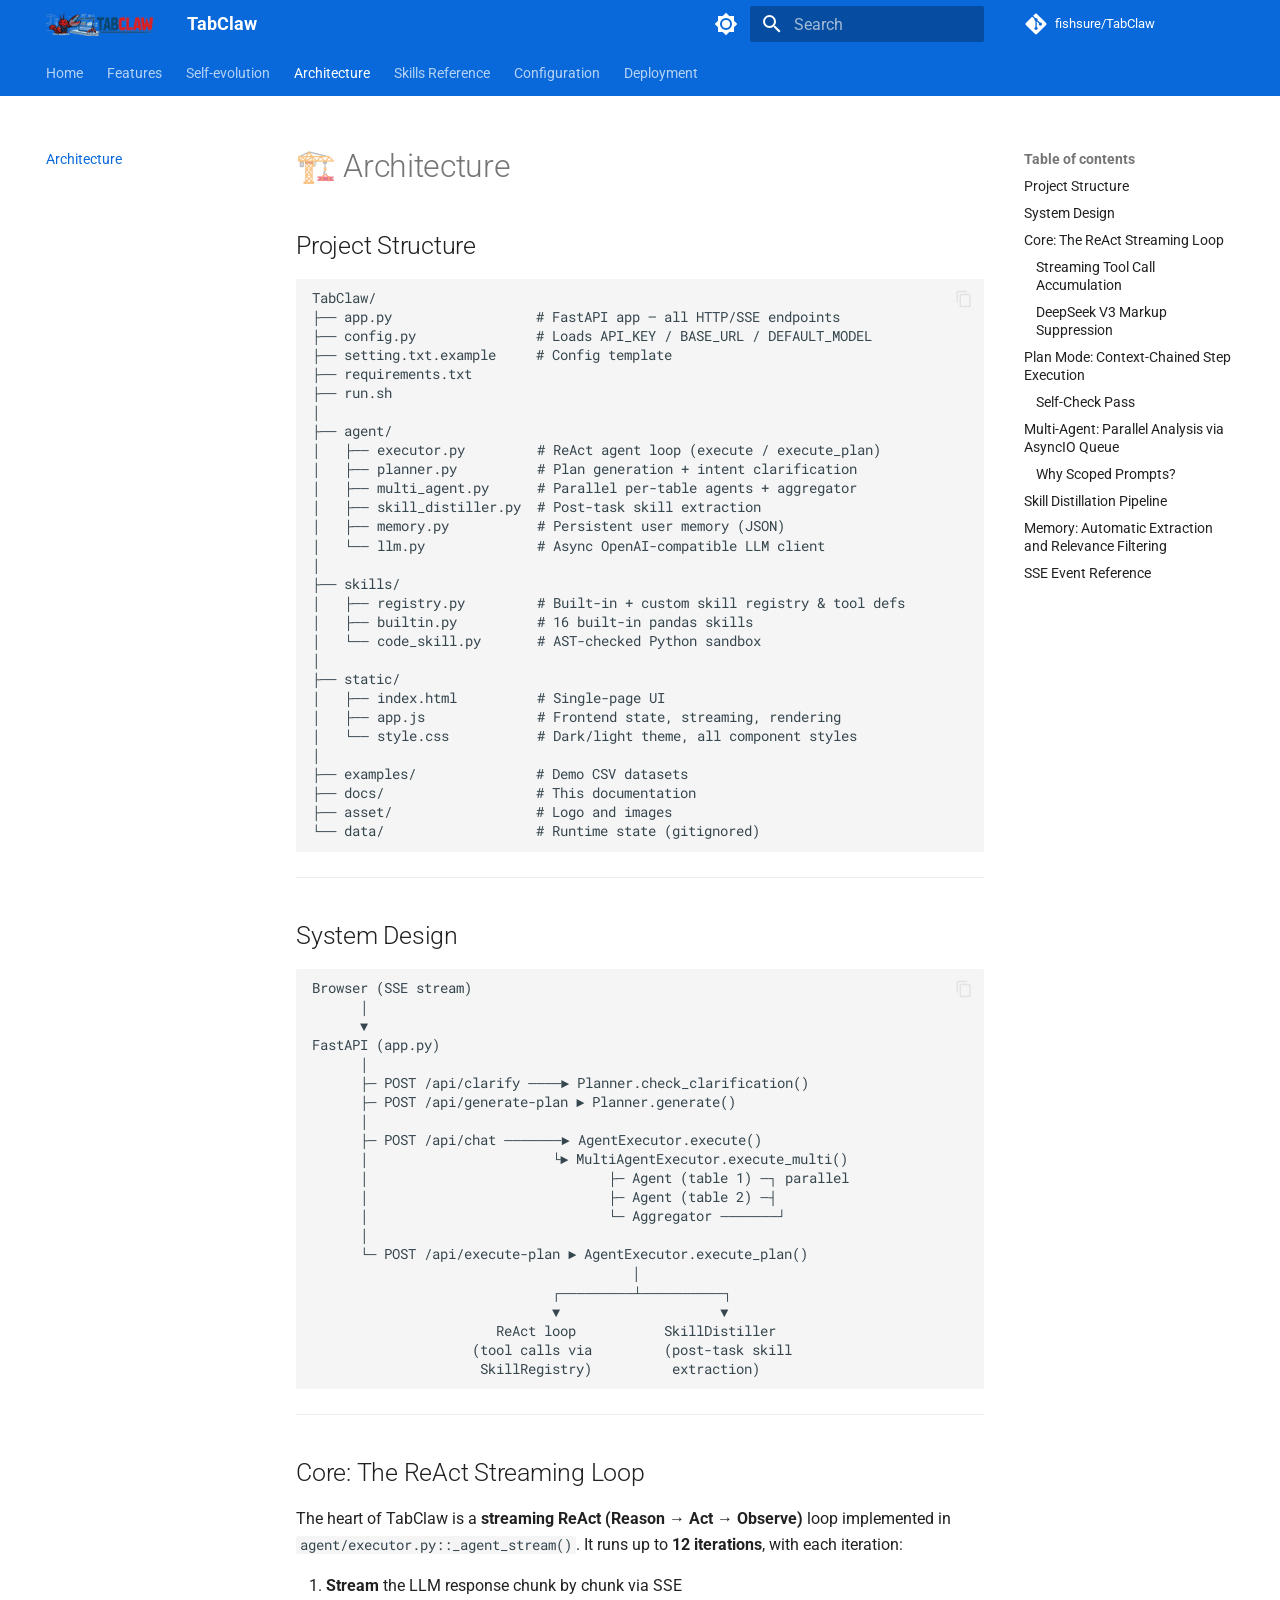
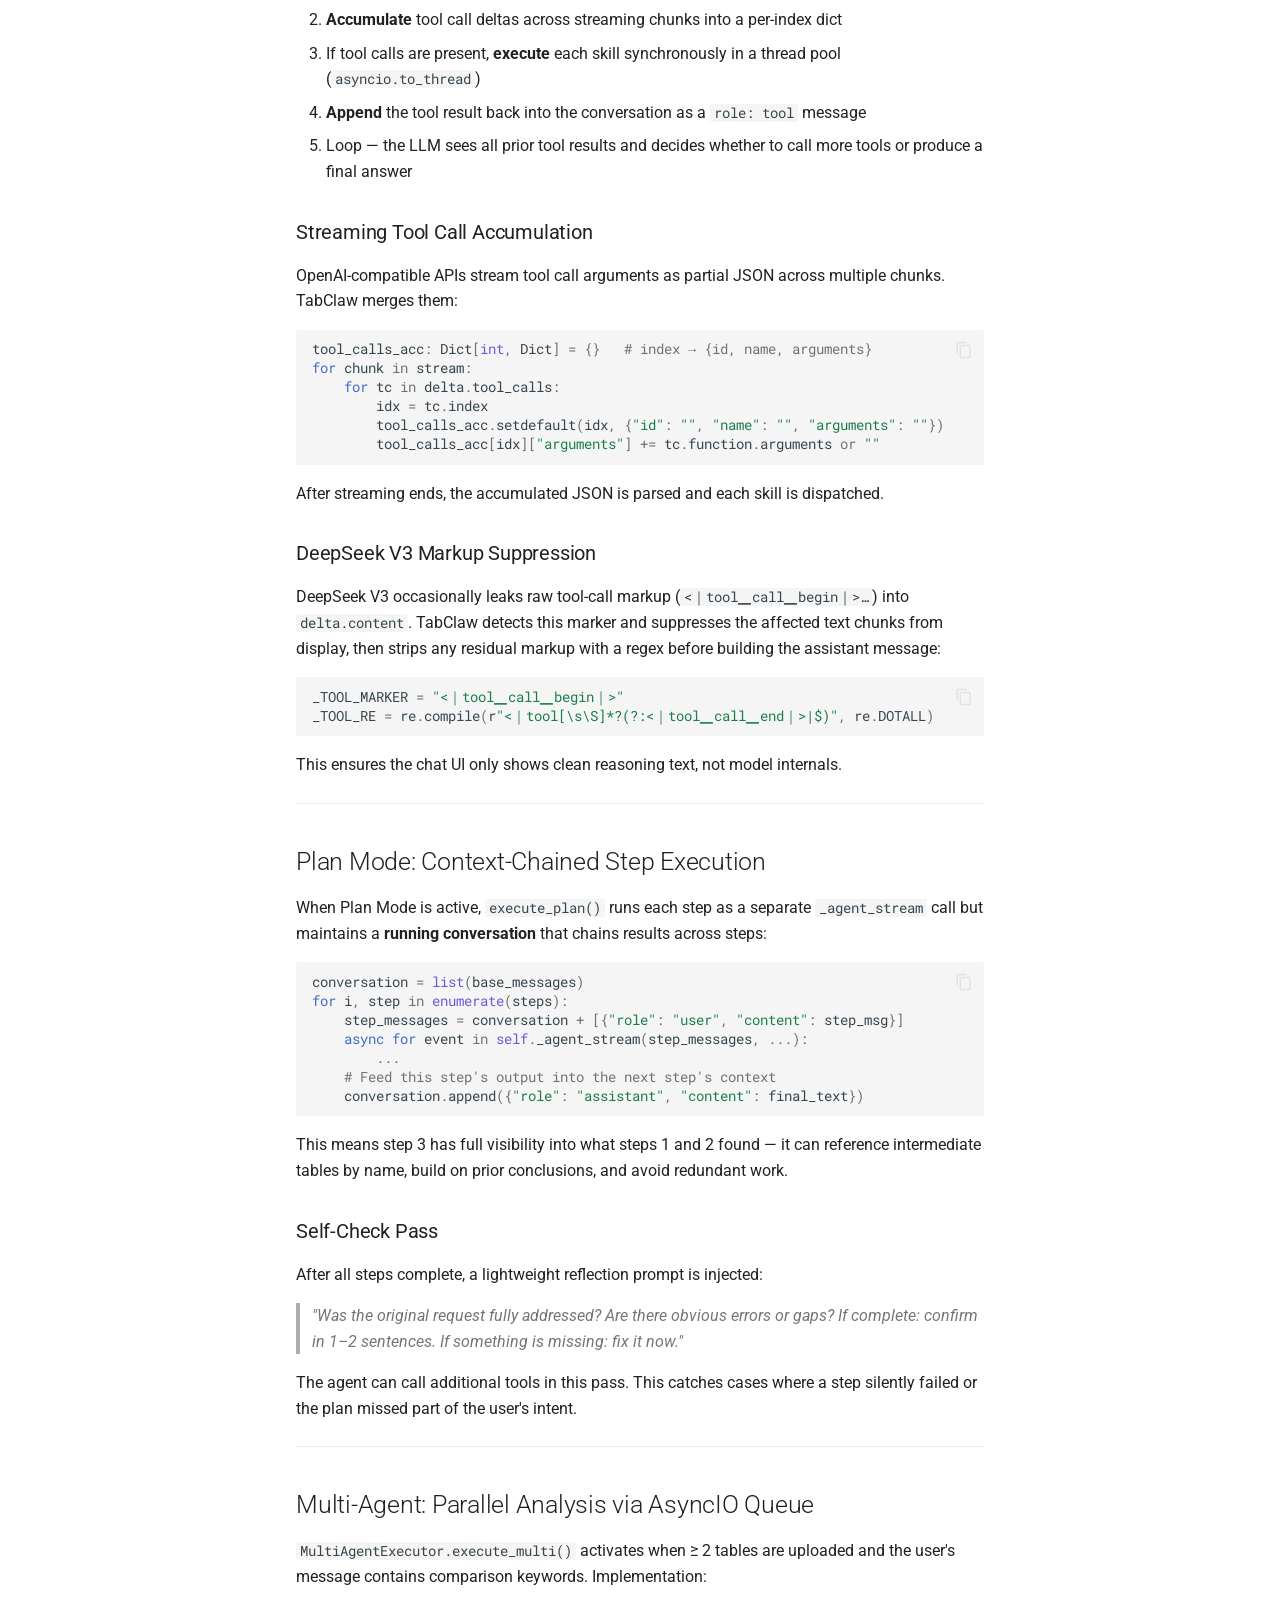
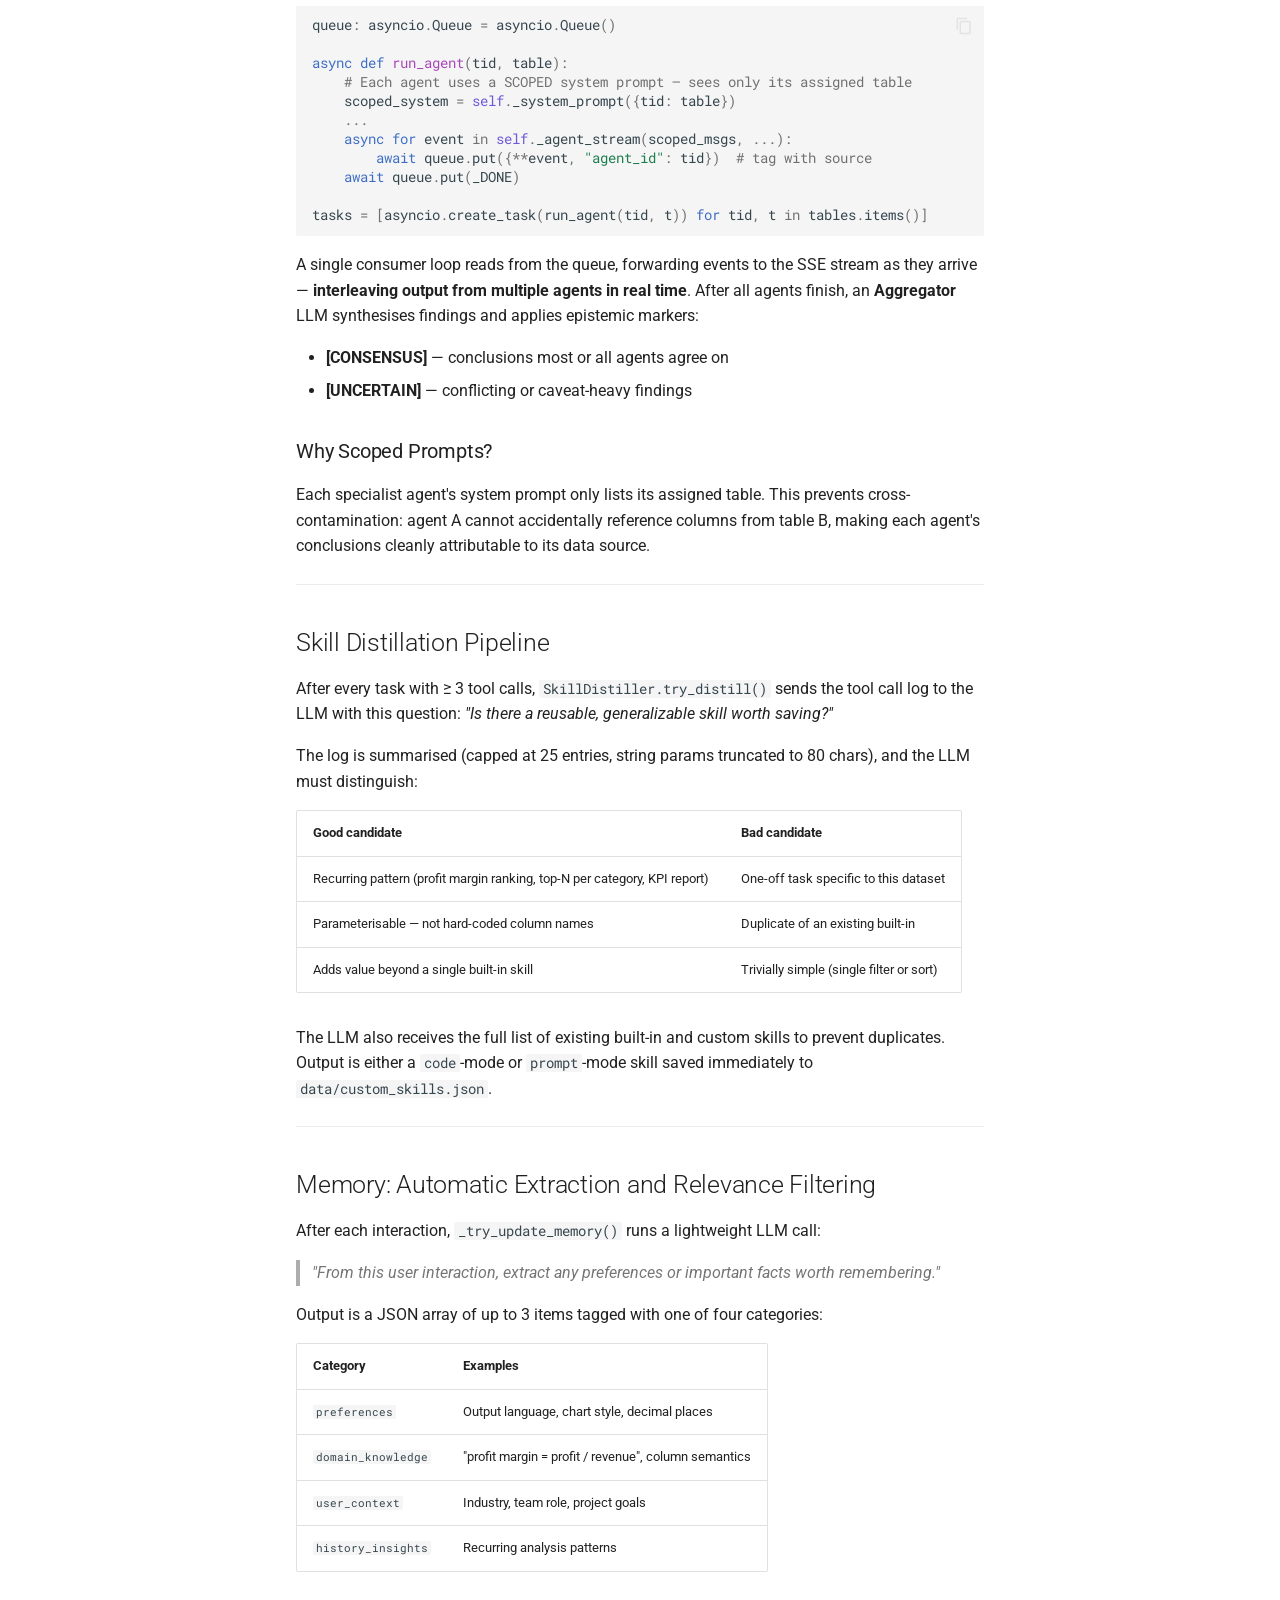
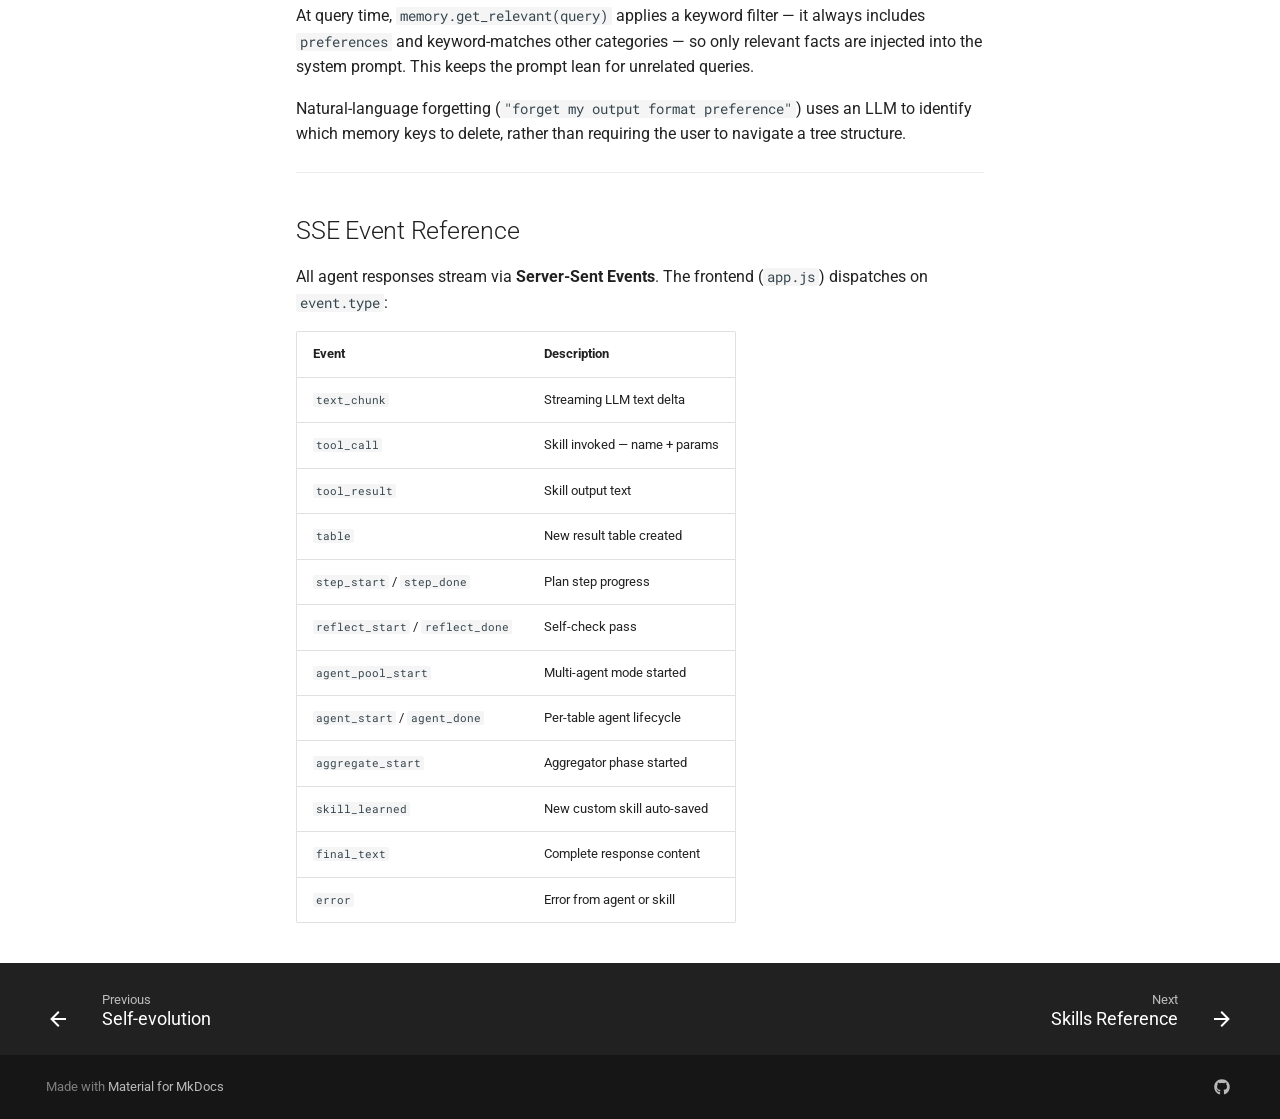
<file: architecture/index.html>
<!doctype html>
<html lang="en" class="no-js">
  <head>
    
      <meta charset="utf-8">
      <meta name="viewport" content="width=device-width,initial-scale=1">
      
        <meta name="description" content="A local AI agent for conversational table analysis — no SQL, no code, no cloud.">
      
      
        <meta name="author" content="Shuo Yu, Daoyu Wang, Qingchuan Li">
      
      
        <link rel="canonical" href="https://agentr1.github.io/tab-claw/architecture/">
      
      
        <link rel="prev" href="../self_evolution/">
      
      
        <link rel="next" href="../skills/">
      
      
        
      
      
      <link rel="icon" href="../assets/logo_rmbg.png">
      <meta name="generator" content="mkdocs-1.6.1, mkdocs-material-9.7.6">
    
    
      
        <title>Architecture - TabClaw</title>
      
    
    
      <link rel="stylesheet" href="../assets/stylesheets/main.484c7ddc.min.css">
      
        
        <link rel="stylesheet" href="../assets/stylesheets/palette.ab4e12ef.min.css">
      
      


    
    
      
    
    
      
        
        
        <link rel="preconnect" href="https://fonts.gstatic.com" crossorigin>
        <link rel="stylesheet" href="https://fonts.googleapis.com/css?family=Roboto:300,300i,400,400i,700,700i%7CRoboto+Mono:400,400i,700,700i&display=fallback">
        <style>:root{--md-text-font:"Roboto";--md-code-font:"Roboto Mono"}</style>
      
    
    
      <link rel="stylesheet" href="../assets/custom.css">
    
    <script>__md_scope=new URL("..",location),__md_hash=e=>[...e].reduce(((e,_)=>(e<<5)-e+_.charCodeAt(0)),0),__md_get=(e,_=localStorage,t=__md_scope)=>JSON.parse(_.getItem(t.pathname+"."+e)),__md_set=(e,_,t=localStorage,a=__md_scope)=>{try{t.setItem(a.pathname+"."+e,JSON.stringify(_))}catch(e){}}</script>
    
      

    
    
  </head>
  
  
    
    
      
    
    
    
    
    <body dir="ltr" data-md-color-scheme="slate" data-md-color-primary="custom" data-md-color-accent="custom">
  
    
    <input class="md-toggle" data-md-toggle="drawer" type="checkbox" id="__drawer" autocomplete="off">
    <input class="md-toggle" data-md-toggle="search" type="checkbox" id="__search" autocomplete="off">
    <label class="md-overlay" for="__drawer"></label>
    <div data-md-component="skip">
      
        
        <a href="#architecture" class="md-skip">
          Skip to content
        </a>
      
    </div>
    <div data-md-component="announce">
      
    </div>
    
    
      

<header class="md-header" data-md-component="header">
  <nav class="md-header__inner md-grid" aria-label="Header">
    <a href=".." title="TabClaw" class="md-header__button md-logo" aria-label="TabClaw" data-md-component="logo">
      
  <img src="../assets/logo_rmbg.png" alt="logo">

    </a>
    <label class="md-header__button md-icon" for="__drawer">
      
      <svg xmlns="http://www.w3.org/2000/svg" viewBox="0 0 24 24"><path d="M3 6h18v2H3zm0 5h18v2H3zm0 5h18v2H3z"/></svg>
    </label>
    <div class="md-header__title" data-md-component="header-title">
      <div class="md-header__ellipsis">
        <div class="md-header__topic">
          <span class="md-ellipsis">
            TabClaw
          </span>
        </div>
        <div class="md-header__topic" data-md-component="header-topic">
          <span class="md-ellipsis">
            
              Architecture
            
          </span>
        </div>
      </div>
    </div>
    
      
        <form class="md-header__option" data-md-component="palette">
  
    
    
    
    <input class="md-option" data-md-color-media="(prefers-color-scheme: dark)" data-md-color-scheme="slate" data-md-color-primary="custom" data-md-color-accent="custom"  aria-label="Switch to light mode"  type="radio" name="__palette" id="__palette_0">
    
      <label class="md-header__button md-icon" title="Switch to light mode" for="__palette_1" hidden>
        <svg xmlns="http://www.w3.org/2000/svg" viewBox="0 0 24 24"><path d="M12 18c-.89 0-1.74-.2-2.5-.55C11.56 16.5 13 14.42 13 12s-1.44-4.5-3.5-5.45C10.26 6.2 11.11 6 12 6a6 6 0 0 1 6 6 6 6 0 0 1-6 6m8-9.31V4h-4.69L12 .69 8.69 4H4v4.69L.69 12 4 15.31V20h4.69L12 23.31 15.31 20H20v-4.69L23.31 12z"/></svg>
      </label>
    
  
    
    
    
    <input class="md-option" data-md-color-media="(prefers-color-scheme: light)" data-md-color-scheme="default" data-md-color-primary="custom" data-md-color-accent="custom"  aria-label="Switch to dark mode"  type="radio" name="__palette" id="__palette_1">
    
      <label class="md-header__button md-icon" title="Switch to dark mode" for="__palette_0" hidden>
        <svg xmlns="http://www.w3.org/2000/svg" viewBox="0 0 24 24"><path d="M12 8a4 4 0 0 0-4 4 4 4 0 0 0 4 4 4 4 0 0 0 4-4 4 4 0 0 0-4-4m0 10a6 6 0 0 1-6-6 6 6 0 0 1 6-6 6 6 0 0 1 6 6 6 6 0 0 1-6 6m8-9.31V4h-4.69L12 .69 8.69 4H4v4.69L.69 12 4 15.31V20h4.69L12 23.31 15.31 20H20v-4.69L23.31 12z"/></svg>
      </label>
    
  
</form>
      
    
    
      <script>var palette=__md_get("__palette");if(palette&&palette.color){if("(prefers-color-scheme)"===palette.color.media){var media=matchMedia("(prefers-color-scheme: light)"),input=document.querySelector(media.matches?"[data-md-color-media='(prefers-color-scheme: light)']":"[data-md-color-media='(prefers-color-scheme: dark)']");palette.color.media=input.getAttribute("data-md-color-media"),palette.color.scheme=input.getAttribute("data-md-color-scheme"),palette.color.primary=input.getAttribute("data-md-color-primary"),palette.color.accent=input.getAttribute("data-md-color-accent")}for(var[key,value]of Object.entries(palette.color))document.body.setAttribute("data-md-color-"+key,value)}</script>
    
    
    
      
      
        <label class="md-header__button md-icon" for="__search">
          
          <svg xmlns="http://www.w3.org/2000/svg" viewBox="0 0 24 24"><path d="M9.5 3A6.5 6.5 0 0 1 16 9.5c0 1.61-.59 3.09-1.56 4.23l.27.27h.79l5 5-1.5 1.5-5-5v-.79l-.27-.27A6.52 6.52 0 0 1 9.5 16 6.5 6.5 0 0 1 3 9.5 6.5 6.5 0 0 1 9.5 3m0 2C7 5 5 7 5 9.5S7 14 9.5 14 14 12 14 9.5 12 5 9.5 5"/></svg>
        </label>
        <div class="md-search" data-md-component="search" role="dialog">
  <label class="md-search__overlay" for="__search"></label>
  <div class="md-search__inner" role="search">
    <form class="md-search__form" name="search">
      <input type="text" class="md-search__input" name="query" aria-label="Search" placeholder="Search" autocapitalize="off" autocorrect="off" autocomplete="off" spellcheck="false" data-md-component="search-query" required>
      <label class="md-search__icon md-icon" for="__search">
        
        <svg xmlns="http://www.w3.org/2000/svg" viewBox="0 0 24 24"><path d="M9.5 3A6.5 6.5 0 0 1 16 9.5c0 1.61-.59 3.09-1.56 4.23l.27.27h.79l5 5-1.5 1.5-5-5v-.79l-.27-.27A6.52 6.52 0 0 1 9.5 16 6.5 6.5 0 0 1 3 9.5 6.5 6.5 0 0 1 9.5 3m0 2C7 5 5 7 5 9.5S7 14 9.5 14 14 12 14 9.5 12 5 9.5 5"/></svg>
        
        <svg xmlns="http://www.w3.org/2000/svg" viewBox="0 0 24 24"><path d="M20 11v2H8l5.5 5.5-1.42 1.42L4.16 12l7.92-7.92L13.5 5.5 8 11z"/></svg>
      </label>
      <nav class="md-search__options" aria-label="Search">
        
        <button type="reset" class="md-search__icon md-icon" title="Clear" aria-label="Clear" tabindex="-1">
          
          <svg xmlns="http://www.w3.org/2000/svg" viewBox="0 0 24 24"><path d="M19 6.41 17.59 5 12 10.59 6.41 5 5 6.41 10.59 12 5 17.59 6.41 19 12 13.41 17.59 19 19 17.59 13.41 12z"/></svg>
        </button>
      </nav>
      
        <div class="md-search__suggest" data-md-component="search-suggest"></div>
      
    </form>
    <div class="md-search__output">
      <div class="md-search__scrollwrap" tabindex="0" data-md-scrollfix>
        <div class="md-search-result" data-md-component="search-result">
          <div class="md-search-result__meta">
            Initializing search
          </div>
          <ol class="md-search-result__list" role="presentation"></ol>
        </div>
      </div>
    </div>
  </div>
</div>
      
    
    
      <div class="md-header__source">
        <a href="https://github.com/fishsure/TabClaw" title="Go to repository" class="md-source" data-md-component="source">
  <div class="md-source__icon md-icon">
    
    <svg xmlns="http://www.w3.org/2000/svg" viewBox="0 0 448 512"><!--! Font Awesome Free 7.1.0 by @fontawesome - https://fontawesome.com License - https://fontawesome.com/license/free (Icons: CC BY 4.0, Fonts: SIL OFL 1.1, Code: MIT License) Copyright 2025 Fonticons, Inc.--><path d="M439.6 236.1 244 40.5c-5.4-5.5-12.8-8.5-20.4-8.5s-15 3-20.4 8.4L162.5 81l51.5 51.5c27.1-9.1 52.7 16.8 43.4 43.7l49.7 49.7c34.2-11.8 61.2 31 35.5 56.7-26.5 26.5-70.2-2.9-56-37.3L240.3 199v121.9c25.3 12.5 22.3 41.8 9.1 55-6.4 6.4-15.2 10.1-24.3 10.1s-17.8-3.6-24.3-10.1c-17.6-17.6-11.1-46.9 11.2-56v-123c-20.8-8.5-24.6-30.7-18.6-45L142.6 101 8.5 235.1C3 240.6 0 247.9 0 255.5s3 15 8.5 20.4l195.6 195.7c5.4 5.4 12.7 8.4 20.4 8.4s15-3 20.4-8.4l194.7-194.7c5.4-5.4 8.4-12.8 8.4-20.4s-3-15-8.4-20.4"/></svg>
  </div>
  <div class="md-source__repository">
    fishsure/TabClaw
  </div>
</a>
      </div>
    
  </nav>
  
</header>
    
    <div class="md-container" data-md-component="container">
      
      
        
          
            
<nav class="md-tabs" aria-label="Tabs" data-md-component="tabs">
  <div class="md-grid">
    <ul class="md-tabs__list">
      
        
  
  
  
  
    <li class="md-tabs__item">
      <a href=".." class="md-tabs__link">
        
  
  
    
  
  Home

      </a>
    </li>
  

      
        
  
  
  
  
    <li class="md-tabs__item">
      <a href="../features/" class="md-tabs__link">
        
  
  
    
  
  Features

      </a>
    </li>
  

      
        
  
  
  
  
    <li class="md-tabs__item">
      <a href="../self_evolution/" class="md-tabs__link">
        
  
  
    
  
  Self-evolution

      </a>
    </li>
  

      
        
  
  
  
    
  
  
    <li class="md-tabs__item md-tabs__item--active">
      <a href="./" class="md-tabs__link">
        
  
  
    
  
  Architecture

      </a>
    </li>
  

      
        
  
  
  
  
    <li class="md-tabs__item">
      <a href="../skills/" class="md-tabs__link">
        
  
  
    
  
  Skills Reference

      </a>
    </li>
  

      
        
  
  
  
  
    <li class="md-tabs__item">
      <a href="../configuration/" class="md-tabs__link">
        
  
  
    
  
  Configuration

      </a>
    </li>
  

      
        
  
  
  
  
    <li class="md-tabs__item">
      <a href="../deployment/" class="md-tabs__link">
        
  
  
    
  
  Deployment

      </a>
    </li>
  

      
    </ul>
  </div>
</nav>
          
        
      
      <main class="md-main" data-md-component="main">
        <div class="md-main__inner md-grid">
          
            
              
              <div class="md-sidebar md-sidebar--primary" data-md-component="sidebar" data-md-type="navigation" >
                <div class="md-sidebar__scrollwrap">
                  <div class="md-sidebar__inner">
                    


  


<nav class="md-nav md-nav--primary md-nav--lifted" aria-label="Navigation" data-md-level="0">
  <label class="md-nav__title" for="__drawer">
    <a href=".." title="TabClaw" class="md-nav__button md-logo" aria-label="TabClaw" data-md-component="logo">
      
  <img src="../assets/logo_rmbg.png" alt="logo">

    </a>
    TabClaw
  </label>
  
    <div class="md-nav__source">
      <a href="https://github.com/fishsure/TabClaw" title="Go to repository" class="md-source" data-md-component="source">
  <div class="md-source__icon md-icon">
    
    <svg xmlns="http://www.w3.org/2000/svg" viewBox="0 0 448 512"><!--! Font Awesome Free 7.1.0 by @fontawesome - https://fontawesome.com License - https://fontawesome.com/license/free (Icons: CC BY 4.0, Fonts: SIL OFL 1.1, Code: MIT License) Copyright 2025 Fonticons, Inc.--><path d="M439.6 236.1 244 40.5c-5.4-5.5-12.8-8.5-20.4-8.5s-15 3-20.4 8.4L162.5 81l51.5 51.5c27.1-9.1 52.7 16.8 43.4 43.7l49.7 49.7c34.2-11.8 61.2 31 35.5 56.7-26.5 26.5-70.2-2.9-56-37.3L240.3 199v121.9c25.3 12.5 22.3 41.8 9.1 55-6.4 6.4-15.2 10.1-24.3 10.1s-17.8-3.6-24.3-10.1c-17.6-17.6-11.1-46.9 11.2-56v-123c-20.8-8.5-24.6-30.7-18.6-45L142.6 101 8.5 235.1C3 240.6 0 247.9 0 255.5s3 15 8.5 20.4l195.6 195.7c5.4 5.4 12.7 8.4 20.4 8.4s15-3 20.4-8.4l194.7-194.7c5.4-5.4 8.4-12.8 8.4-20.4s-3-15-8.4-20.4"/></svg>
  </div>
  <div class="md-source__repository">
    fishsure/TabClaw
  </div>
</a>
    </div>
  
  <ul class="md-nav__list" data-md-scrollfix>
    
      
      
  
  
  
  
    <li class="md-nav__item">
      <a href=".." class="md-nav__link">
        
  
  
  <span class="md-ellipsis">
    
  
    Home
  

    
  </span>
  
  

      </a>
    </li>
  

    
      
      
  
  
  
  
    <li class="md-nav__item">
      <a href="../features/" class="md-nav__link">
        
  
  
  <span class="md-ellipsis">
    
  
    Features
  

    
  </span>
  
  

      </a>
    </li>
  

    
      
      
  
  
  
  
    <li class="md-nav__item">
      <a href="../self_evolution/" class="md-nav__link">
        
  
  
  <span class="md-ellipsis">
    
  
    Self-evolution
  

    
  </span>
  
  

      </a>
    </li>
  

    
      
      
  
  
    
  
  
  
    <li class="md-nav__item md-nav__item--active">
      
      <input class="md-nav__toggle md-toggle" type="checkbox" id="__toc">
      
      
        
      
      
        <label class="md-nav__link md-nav__link--active" for="__toc">
          
  
  
  <span class="md-ellipsis">
    
  
    Architecture
  

    
  </span>
  
  

          <span class="md-nav__icon md-icon"></span>
        </label>
      
      <a href="./" class="md-nav__link md-nav__link--active">
        
  
  
  <span class="md-ellipsis">
    
  
    Architecture
  

    
  </span>
  
  

      </a>
      
        

<nav class="md-nav md-nav--secondary" aria-label="Table of contents">
  
  
  
    
  
  
    <label class="md-nav__title" for="__toc">
      <span class="md-nav__icon md-icon"></span>
      Table of contents
    </label>
    <ul class="md-nav__list" data-md-component="toc" data-md-scrollfix>
      
        <li class="md-nav__item">
  <a href="#project-structure" class="md-nav__link">
    <span class="md-ellipsis">
      
        Project Structure
      
    </span>
  </a>
  
</li>
      
        <li class="md-nav__item">
  <a href="#system-design" class="md-nav__link">
    <span class="md-ellipsis">
      
        System Design
      
    </span>
  </a>
  
</li>
      
        <li class="md-nav__item">
  <a href="#core-the-react-streaming-loop" class="md-nav__link">
    <span class="md-ellipsis">
      
        Core: The ReAct Streaming Loop
      
    </span>
  </a>
  
    <nav class="md-nav" aria-label="Core: The ReAct Streaming Loop">
      <ul class="md-nav__list">
        
          <li class="md-nav__item">
  <a href="#streaming-tool-call-accumulation" class="md-nav__link">
    <span class="md-ellipsis">
      
        Streaming Tool Call Accumulation
      
    </span>
  </a>
  
</li>
        
          <li class="md-nav__item">
  <a href="#deepseek-v3-markup-suppression" class="md-nav__link">
    <span class="md-ellipsis">
      
        DeepSeek V3 Markup Suppression
      
    </span>
  </a>
  
</li>
        
      </ul>
    </nav>
  
</li>
      
        <li class="md-nav__item">
  <a href="#plan-mode-context-chained-step-execution" class="md-nav__link">
    <span class="md-ellipsis">
      
        Plan Mode: Context-Chained Step Execution
      
    </span>
  </a>
  
    <nav class="md-nav" aria-label="Plan Mode: Context-Chained Step Execution">
      <ul class="md-nav__list">
        
          <li class="md-nav__item">
  <a href="#self-check-pass" class="md-nav__link">
    <span class="md-ellipsis">
      
        Self-Check Pass
      
    </span>
  </a>
  
</li>
        
      </ul>
    </nav>
  
</li>
      
        <li class="md-nav__item">
  <a href="#multi-agent-parallel-analysis-via-asyncio-queue" class="md-nav__link">
    <span class="md-ellipsis">
      
        Multi-Agent: Parallel Analysis via AsyncIO Queue
      
    </span>
  </a>
  
    <nav class="md-nav" aria-label="Multi-Agent: Parallel Analysis via AsyncIO Queue">
      <ul class="md-nav__list">
        
          <li class="md-nav__item">
  <a href="#why-scoped-prompts" class="md-nav__link">
    <span class="md-ellipsis">
      
        Why Scoped Prompts?
      
    </span>
  </a>
  
</li>
        
      </ul>
    </nav>
  
</li>
      
        <li class="md-nav__item">
  <a href="#skill-distillation-pipeline" class="md-nav__link">
    <span class="md-ellipsis">
      
        Skill Distillation Pipeline
      
    </span>
  </a>
  
</li>
      
        <li class="md-nav__item">
  <a href="#memory-automatic-extraction-and-relevance-filtering" class="md-nav__link">
    <span class="md-ellipsis">
      
        Memory: Automatic Extraction and Relevance Filtering
      
    </span>
  </a>
  
</li>
      
        <li class="md-nav__item">
  <a href="#sse-event-reference" class="md-nav__link">
    <span class="md-ellipsis">
      
        SSE Event Reference
      
    </span>
  </a>
  
</li>
      
    </ul>
  
</nav>
      
    </li>
  

    
      
      
  
  
  
  
    <li class="md-nav__item">
      <a href="../skills/" class="md-nav__link">
        
  
  
  <span class="md-ellipsis">
    
  
    Skills Reference
  

    
  </span>
  
  

      </a>
    </li>
  

    
      
      
  
  
  
  
    <li class="md-nav__item">
      <a href="../configuration/" class="md-nav__link">
        
  
  
  <span class="md-ellipsis">
    
  
    Configuration
  

    
  </span>
  
  

      </a>
    </li>
  

    
      
      
  
  
  
  
    <li class="md-nav__item">
      <a href="../deployment/" class="md-nav__link">
        
  
  
  <span class="md-ellipsis">
    
  
    Deployment
  

    
  </span>
  
  

      </a>
    </li>
  

    
  </ul>
</nav>
                  </div>
                </div>
              </div>
            
            
              
              <div class="md-sidebar md-sidebar--secondary" data-md-component="sidebar" data-md-type="toc" >
                <div class="md-sidebar__scrollwrap">
                  <div class="md-sidebar__inner">
                    

<nav class="md-nav md-nav--secondary" aria-label="Table of contents">
  
  
  
    
  
  
    <label class="md-nav__title" for="__toc">
      <span class="md-nav__icon md-icon"></span>
      Table of contents
    </label>
    <ul class="md-nav__list" data-md-component="toc" data-md-scrollfix>
      
        <li class="md-nav__item">
  <a href="#project-structure" class="md-nav__link">
    <span class="md-ellipsis">
      
        Project Structure
      
    </span>
  </a>
  
</li>
      
        <li class="md-nav__item">
  <a href="#system-design" class="md-nav__link">
    <span class="md-ellipsis">
      
        System Design
      
    </span>
  </a>
  
</li>
      
        <li class="md-nav__item">
  <a href="#core-the-react-streaming-loop" class="md-nav__link">
    <span class="md-ellipsis">
      
        Core: The ReAct Streaming Loop
      
    </span>
  </a>
  
    <nav class="md-nav" aria-label="Core: The ReAct Streaming Loop">
      <ul class="md-nav__list">
        
          <li class="md-nav__item">
  <a href="#streaming-tool-call-accumulation" class="md-nav__link">
    <span class="md-ellipsis">
      
        Streaming Tool Call Accumulation
      
    </span>
  </a>
  
</li>
        
          <li class="md-nav__item">
  <a href="#deepseek-v3-markup-suppression" class="md-nav__link">
    <span class="md-ellipsis">
      
        DeepSeek V3 Markup Suppression
      
    </span>
  </a>
  
</li>
        
      </ul>
    </nav>
  
</li>
      
        <li class="md-nav__item">
  <a href="#plan-mode-context-chained-step-execution" class="md-nav__link">
    <span class="md-ellipsis">
      
        Plan Mode: Context-Chained Step Execution
      
    </span>
  </a>
  
    <nav class="md-nav" aria-label="Plan Mode: Context-Chained Step Execution">
      <ul class="md-nav__list">
        
          <li class="md-nav__item">
  <a href="#self-check-pass" class="md-nav__link">
    <span class="md-ellipsis">
      
        Self-Check Pass
      
    </span>
  </a>
  
</li>
        
      </ul>
    </nav>
  
</li>
      
        <li class="md-nav__item">
  <a href="#multi-agent-parallel-analysis-via-asyncio-queue" class="md-nav__link">
    <span class="md-ellipsis">
      
        Multi-Agent: Parallel Analysis via AsyncIO Queue
      
    </span>
  </a>
  
    <nav class="md-nav" aria-label="Multi-Agent: Parallel Analysis via AsyncIO Queue">
      <ul class="md-nav__list">
        
          <li class="md-nav__item">
  <a href="#why-scoped-prompts" class="md-nav__link">
    <span class="md-ellipsis">
      
        Why Scoped Prompts?
      
    </span>
  </a>
  
</li>
        
      </ul>
    </nav>
  
</li>
      
        <li class="md-nav__item">
  <a href="#skill-distillation-pipeline" class="md-nav__link">
    <span class="md-ellipsis">
      
        Skill Distillation Pipeline
      
    </span>
  </a>
  
</li>
      
        <li class="md-nav__item">
  <a href="#memory-automatic-extraction-and-relevance-filtering" class="md-nav__link">
    <span class="md-ellipsis">
      
        Memory: Automatic Extraction and Relevance Filtering
      
    </span>
  </a>
  
</li>
      
        <li class="md-nav__item">
  <a href="#sse-event-reference" class="md-nav__link">
    <span class="md-ellipsis">
      
        SSE Event Reference
      
    </span>
  </a>
  
</li>
      
    </ul>
  
</nav>
                  </div>
                </div>
              </div>
            
          
          
            <div class="md-content" data-md-component="content">
              
              <article class="md-content__inner md-typeset">
                
                  



<h1 id="architecture">🏗️ Architecture<a class="headerlink" href="#architecture" title="Permanent link">&para;</a></h1>
<h2 id="project-structure">Project Structure<a class="headerlink" href="#project-structure" title="Permanent link">&para;</a></h2>
<div class="language-text highlight"><pre><span></span><code><span id="__span-0-1"><a id="__codelineno-0-1" name="__codelineno-0-1" href="#__codelineno-0-1"></a>TabClaw/
</span><span id="__span-0-2"><a id="__codelineno-0-2" name="__codelineno-0-2" href="#__codelineno-0-2"></a>├── app.py                  # FastAPI app — all HTTP/SSE endpoints
</span><span id="__span-0-3"><a id="__codelineno-0-3" name="__codelineno-0-3" href="#__codelineno-0-3"></a>├── config.py               # Loads API_KEY / BASE_URL / DEFAULT_MODEL
</span><span id="__span-0-4"><a id="__codelineno-0-4" name="__codelineno-0-4" href="#__codelineno-0-4"></a>├── setting.txt.example     # Config template
</span><span id="__span-0-5"><a id="__codelineno-0-5" name="__codelineno-0-5" href="#__codelineno-0-5"></a>├── requirements.txt
</span><span id="__span-0-6"><a id="__codelineno-0-6" name="__codelineno-0-6" href="#__codelineno-0-6"></a>├── run.sh
</span><span id="__span-0-7"><a id="__codelineno-0-7" name="__codelineno-0-7" href="#__codelineno-0-7"></a>│
</span><span id="__span-0-8"><a id="__codelineno-0-8" name="__codelineno-0-8" href="#__codelineno-0-8"></a>├── agent/
</span><span id="__span-0-9"><a id="__codelineno-0-9" name="__codelineno-0-9" href="#__codelineno-0-9"></a>│   ├── executor.py         # ReAct agent loop (execute / execute_plan)
</span><span id="__span-0-10"><a id="__codelineno-0-10" name="__codelineno-0-10" href="#__codelineno-0-10"></a>│   ├── planner.py          # Plan generation + intent clarification
</span><span id="__span-0-11"><a id="__codelineno-0-11" name="__codelineno-0-11" href="#__codelineno-0-11"></a>│   ├── multi_agent.py      # Parallel per-table agents + aggregator
</span><span id="__span-0-12"><a id="__codelineno-0-12" name="__codelineno-0-12" href="#__codelineno-0-12"></a>│   ├── skill_distiller.py  # Post-task skill extraction
</span><span id="__span-0-13"><a id="__codelineno-0-13" name="__codelineno-0-13" href="#__codelineno-0-13"></a>│   ├── memory.py           # Persistent user memory (JSON)
</span><span id="__span-0-14"><a id="__codelineno-0-14" name="__codelineno-0-14" href="#__codelineno-0-14"></a>│   └── llm.py              # Async OpenAI-compatible LLM client
</span><span id="__span-0-15"><a id="__codelineno-0-15" name="__codelineno-0-15" href="#__codelineno-0-15"></a>│
</span><span id="__span-0-16"><a id="__codelineno-0-16" name="__codelineno-0-16" href="#__codelineno-0-16"></a>├── skills/
</span><span id="__span-0-17"><a id="__codelineno-0-17" name="__codelineno-0-17" href="#__codelineno-0-17"></a>│   ├── registry.py         # Built-in + custom skill registry &amp; tool defs
</span><span id="__span-0-18"><a id="__codelineno-0-18" name="__codelineno-0-18" href="#__codelineno-0-18"></a>│   ├── builtin.py          # 16 built-in pandas skills
</span><span id="__span-0-19"><a id="__codelineno-0-19" name="__codelineno-0-19" href="#__codelineno-0-19"></a>│   └── code_skill.py       # AST-checked Python sandbox
</span><span id="__span-0-20"><a id="__codelineno-0-20" name="__codelineno-0-20" href="#__codelineno-0-20"></a>│
</span><span id="__span-0-21"><a id="__codelineno-0-21" name="__codelineno-0-21" href="#__codelineno-0-21"></a>├── static/
</span><span id="__span-0-22"><a id="__codelineno-0-22" name="__codelineno-0-22" href="#__codelineno-0-22"></a>│   ├── index.html          # Single-page UI
</span><span id="__span-0-23"><a id="__codelineno-0-23" name="__codelineno-0-23" href="#__codelineno-0-23"></a>│   ├── app.js              # Frontend state, streaming, rendering
</span><span id="__span-0-24"><a id="__codelineno-0-24" name="__codelineno-0-24" href="#__codelineno-0-24"></a>│   └── style.css           # Dark/light theme, all component styles
</span><span id="__span-0-25"><a id="__codelineno-0-25" name="__codelineno-0-25" href="#__codelineno-0-25"></a>│
</span><span id="__span-0-26"><a id="__codelineno-0-26" name="__codelineno-0-26" href="#__codelineno-0-26"></a>├── examples/               # Demo CSV datasets
</span><span id="__span-0-27"><a id="__codelineno-0-27" name="__codelineno-0-27" href="#__codelineno-0-27"></a>├── docs/                   # This documentation
</span><span id="__span-0-28"><a id="__codelineno-0-28" name="__codelineno-0-28" href="#__codelineno-0-28"></a>├── asset/                  # Logo and images
</span><span id="__span-0-29"><a id="__codelineno-0-29" name="__codelineno-0-29" href="#__codelineno-0-29"></a>└── data/                   # Runtime state (gitignored)
</span></code></pre></div>
<hr />
<h2 id="system-design">System Design<a class="headerlink" href="#system-design" title="Permanent link">&para;</a></h2>
<div class="language-text highlight"><pre><span></span><code><span id="__span-1-1"><a id="__codelineno-1-1" name="__codelineno-1-1" href="#__codelineno-1-1"></a>Browser (SSE stream)
</span><span id="__span-1-2"><a id="__codelineno-1-2" name="__codelineno-1-2" href="#__codelineno-1-2"></a>      │
</span><span id="__span-1-3"><a id="__codelineno-1-3" name="__codelineno-1-3" href="#__codelineno-1-3"></a>      ▼
</span><span id="__span-1-4"><a id="__codelineno-1-4" name="__codelineno-1-4" href="#__codelineno-1-4"></a>FastAPI (app.py)
</span><span id="__span-1-5"><a id="__codelineno-1-5" name="__codelineno-1-5" href="#__codelineno-1-5"></a>      │
</span><span id="__span-1-6"><a id="__codelineno-1-6" name="__codelineno-1-6" href="#__codelineno-1-6"></a>      ├─ POST /api/clarify ────► Planner.check_clarification()
</span><span id="__span-1-7"><a id="__codelineno-1-7" name="__codelineno-1-7" href="#__codelineno-1-7"></a>      ├─ POST /api/generate-plan ► Planner.generate()
</span><span id="__span-1-8"><a id="__codelineno-1-8" name="__codelineno-1-8" href="#__codelineno-1-8"></a>      │
</span><span id="__span-1-9"><a id="__codelineno-1-9" name="__codelineno-1-9" href="#__codelineno-1-9"></a>      ├─ POST /api/chat ───────► AgentExecutor.execute()
</span><span id="__span-1-10"><a id="__codelineno-1-10" name="__codelineno-1-10" href="#__codelineno-1-10"></a>      │                       └► MultiAgentExecutor.execute_multi()
</span><span id="__span-1-11"><a id="__codelineno-1-11" name="__codelineno-1-11" href="#__codelineno-1-11"></a>      │                              ├─ Agent (table 1) ─┐ parallel
</span><span id="__span-1-12"><a id="__codelineno-1-12" name="__codelineno-1-12" href="#__codelineno-1-12"></a>      │                              ├─ Agent (table 2) ─┤
</span><span id="__span-1-13"><a id="__codelineno-1-13" name="__codelineno-1-13" href="#__codelineno-1-13"></a>      │                              └─ Aggregator ───────┘
</span><span id="__span-1-14"><a id="__codelineno-1-14" name="__codelineno-1-14" href="#__codelineno-1-14"></a>      │
</span><span id="__span-1-15"><a id="__codelineno-1-15" name="__codelineno-1-15" href="#__codelineno-1-15"></a>      └─ POST /api/execute-plan ► AgentExecutor.execute_plan()
</span><span id="__span-1-16"><a id="__codelineno-1-16" name="__codelineno-1-16" href="#__codelineno-1-16"></a>                                        │
</span><span id="__span-1-17"><a id="__codelineno-1-17" name="__codelineno-1-17" href="#__codelineno-1-17"></a>                              ┌─────────┴──────────┐
</span><span id="__span-1-18"><a id="__codelineno-1-18" name="__codelineno-1-18" href="#__codelineno-1-18"></a>                              ▼                    ▼
</span><span id="__span-1-19"><a id="__codelineno-1-19" name="__codelineno-1-19" href="#__codelineno-1-19"></a>                       ReAct loop           SkillDistiller
</span><span id="__span-1-20"><a id="__codelineno-1-20" name="__codelineno-1-20" href="#__codelineno-1-20"></a>                    (tool calls via         (post-task skill
</span><span id="__span-1-21"><a id="__codelineno-1-21" name="__codelineno-1-21" href="#__codelineno-1-21"></a>                     SkillRegistry)          extraction)
</span></code></pre></div>
<hr />
<h2 id="core-the-react-streaming-loop">Core: The ReAct Streaming Loop<a class="headerlink" href="#core-the-react-streaming-loop" title="Permanent link">&para;</a></h2>
<p>The heart of TabClaw is a <strong>streaming ReAct (Reason → Act → Observe)</strong> loop implemented in <code>agent/executor.py::_agent_stream()</code>. It runs up to <strong>12 iterations</strong>, with each iteration:</p>
<ol>
<li><strong>Stream</strong> the LLM response chunk by chunk via SSE</li>
<li><strong>Accumulate</strong> tool call deltas across streaming chunks into a per-index dict</li>
<li>If tool calls are present, <strong>execute</strong> each skill synchronously in a thread pool (<code>asyncio.to_thread</code>)</li>
<li><strong>Append</strong> the tool result back into the conversation as a <code>role: tool</code> message</li>
<li>Loop — the LLM sees all prior tool results and decides whether to call more tools or produce a final answer</li>
</ol>
<h3 id="streaming-tool-call-accumulation">Streaming Tool Call Accumulation<a class="headerlink" href="#streaming-tool-call-accumulation" title="Permanent link">&para;</a></h3>
<p>OpenAI-compatible APIs stream tool call arguments as partial JSON across multiple chunks. TabClaw merges them:</p>
<div class="language-python highlight"><pre><span></span><code><span id="__span-2-1"><a id="__codelineno-2-1" name="__codelineno-2-1" href="#__codelineno-2-1"></a><span class="n">tool_calls_acc</span><span class="p">:</span> <span class="n">Dict</span><span class="p">[</span><span class="nb">int</span><span class="p">,</span> <span class="n">Dict</span><span class="p">]</span> <span class="o">=</span> <span class="p">{}</span>   <span class="c1"># index → {id, name, arguments}</span>
</span><span id="__span-2-2"><a id="__codelineno-2-2" name="__codelineno-2-2" href="#__codelineno-2-2"></a><span class="k">for</span> <span class="n">chunk</span> <span class="ow">in</span> <span class="n">stream</span><span class="p">:</span>
</span><span id="__span-2-3"><a id="__codelineno-2-3" name="__codelineno-2-3" href="#__codelineno-2-3"></a>    <span class="k">for</span> <span class="n">tc</span> <span class="ow">in</span> <span class="n">delta</span><span class="o">.</span><span class="n">tool_calls</span><span class="p">:</span>
</span><span id="__span-2-4"><a id="__codelineno-2-4" name="__codelineno-2-4" href="#__codelineno-2-4"></a>        <span class="n">idx</span> <span class="o">=</span> <span class="n">tc</span><span class="o">.</span><span class="n">index</span>
</span><span id="__span-2-5"><a id="__codelineno-2-5" name="__codelineno-2-5" href="#__codelineno-2-5"></a>        <span class="n">tool_calls_acc</span><span class="o">.</span><span class="n">setdefault</span><span class="p">(</span><span class="n">idx</span><span class="p">,</span> <span class="p">{</span><span class="s2">&quot;id&quot;</span><span class="p">:</span> <span class="s2">&quot;&quot;</span><span class="p">,</span> <span class="s2">&quot;name&quot;</span><span class="p">:</span> <span class="s2">&quot;&quot;</span><span class="p">,</span> <span class="s2">&quot;arguments&quot;</span><span class="p">:</span> <span class="s2">&quot;&quot;</span><span class="p">})</span>
</span><span id="__span-2-6"><a id="__codelineno-2-6" name="__codelineno-2-6" href="#__codelineno-2-6"></a>        <span class="n">tool_calls_acc</span><span class="p">[</span><span class="n">idx</span><span class="p">][</span><span class="s2">&quot;arguments&quot;</span><span class="p">]</span> <span class="o">+=</span> <span class="n">tc</span><span class="o">.</span><span class="n">function</span><span class="o">.</span><span class="n">arguments</span> <span class="ow">or</span> <span class="s2">&quot;&quot;</span>
</span></code></pre></div>
<p>After streaming ends, the accumulated JSON is parsed and each skill is dispatched.</p>
<h3 id="deepseek-v3-markup-suppression">DeepSeek V3 Markup Suppression<a class="headerlink" href="#deepseek-v3-markup-suppression" title="Permanent link">&para;</a></h3>
<p>DeepSeek V3 occasionally leaks raw tool-call markup (<code>&lt;｜tool▁call▁begin｜&gt;…</code>) into <code>delta.content</code>. TabClaw detects this marker and suppresses the affected text chunks from display, then strips any residual markup with a regex before building the assistant message:</p>
<div class="language-python highlight"><pre><span></span><code><span id="__span-3-1"><a id="__codelineno-3-1" name="__codelineno-3-1" href="#__codelineno-3-1"></a><span class="n">_TOOL_MARKER</span> <span class="o">=</span> <span class="s2">&quot;&lt;｜tool▁call▁begin｜&gt;&quot;</span>
</span><span id="__span-3-2"><a id="__codelineno-3-2" name="__codelineno-3-2" href="#__codelineno-3-2"></a><span class="n">_TOOL_RE</span> <span class="o">=</span> <span class="n">re</span><span class="o">.</span><span class="n">compile</span><span class="p">(</span><span class="sa">r</span><span class="s2">&quot;&lt;｜tool[\s\S]*?(?:&lt;｜tool▁call▁end｜&gt;|$)&quot;</span><span class="p">,</span> <span class="n">re</span><span class="o">.</span><span class="n">DOTALL</span><span class="p">)</span>
</span></code></pre></div>
<p>This ensures the chat UI only shows clean reasoning text, not model internals.</p>
<hr />
<h2 id="plan-mode-context-chained-step-execution">Plan Mode: Context-Chained Step Execution<a class="headerlink" href="#plan-mode-context-chained-step-execution" title="Permanent link">&para;</a></h2>
<p>When Plan Mode is active, <code>execute_plan()</code> runs each step as a separate <code>_agent_stream</code> call but maintains a <strong>running conversation</strong> that chains results across steps:</p>
<div class="language-python highlight"><pre><span></span><code><span id="__span-4-1"><a id="__codelineno-4-1" name="__codelineno-4-1" href="#__codelineno-4-1"></a><span class="n">conversation</span> <span class="o">=</span> <span class="nb">list</span><span class="p">(</span><span class="n">base_messages</span><span class="p">)</span>
</span><span id="__span-4-2"><a id="__codelineno-4-2" name="__codelineno-4-2" href="#__codelineno-4-2"></a><span class="k">for</span> <span class="n">i</span><span class="p">,</span> <span class="n">step</span> <span class="ow">in</span> <span class="nb">enumerate</span><span class="p">(</span><span class="n">steps</span><span class="p">):</span>
</span><span id="__span-4-3"><a id="__codelineno-4-3" name="__codelineno-4-3" href="#__codelineno-4-3"></a>    <span class="n">step_messages</span> <span class="o">=</span> <span class="n">conversation</span> <span class="o">+</span> <span class="p">[{</span><span class="s2">&quot;role&quot;</span><span class="p">:</span> <span class="s2">&quot;user&quot;</span><span class="p">,</span> <span class="s2">&quot;content&quot;</span><span class="p">:</span> <span class="n">step_msg</span><span class="p">}]</span>
</span><span id="__span-4-4"><a id="__codelineno-4-4" name="__codelineno-4-4" href="#__codelineno-4-4"></a>    <span class="k">async</span> <span class="k">for</span> <span class="n">event</span> <span class="ow">in</span> <span class="bp">self</span><span class="o">.</span><span class="n">_agent_stream</span><span class="p">(</span><span class="n">step_messages</span><span class="p">,</span> <span class="o">...</span><span class="p">):</span>
</span><span id="__span-4-5"><a id="__codelineno-4-5" name="__codelineno-4-5" href="#__codelineno-4-5"></a>        <span class="o">...</span>
</span><span id="__span-4-6"><a id="__codelineno-4-6" name="__codelineno-4-6" href="#__codelineno-4-6"></a>    <span class="c1"># Feed this step&#39;s output into the next step&#39;s context</span>
</span><span id="__span-4-7"><a id="__codelineno-4-7" name="__codelineno-4-7" href="#__codelineno-4-7"></a>    <span class="n">conversation</span><span class="o">.</span><span class="n">append</span><span class="p">({</span><span class="s2">&quot;role&quot;</span><span class="p">:</span> <span class="s2">&quot;assistant&quot;</span><span class="p">,</span> <span class="s2">&quot;content&quot;</span><span class="p">:</span> <span class="n">final_text</span><span class="p">})</span>
</span></code></pre></div>
<p>This means step 3 has full visibility into what steps 1 and 2 found — it can reference intermediate tables by name, build on prior conclusions, and avoid redundant work.</p>
<h3 id="self-check-pass">Self-Check Pass<a class="headerlink" href="#self-check-pass" title="Permanent link">&para;</a></h3>
<p>After all steps complete, a lightweight reflection prompt is injected:</p>
<blockquote>
<p><em>"Was the original request fully addressed? Are there obvious errors or gaps? If complete: confirm in 1–2 sentences. If something is missing: fix it now."</em></p>
</blockquote>
<p>The agent can call additional tools in this pass. This catches cases where a step silently failed or the plan missed part of the user's intent.</p>
<hr />
<h2 id="multi-agent-parallel-analysis-via-asyncio-queue">Multi-Agent: Parallel Analysis via AsyncIO Queue<a class="headerlink" href="#multi-agent-parallel-analysis-via-asyncio-queue" title="Permanent link">&para;</a></h2>
<p><code>MultiAgentExecutor.execute_multi()</code> activates when ≥ 2 tables are uploaded and the user's message contains comparison keywords. Implementation:</p>
<div class="language-python highlight"><pre><span></span><code><span id="__span-5-1"><a id="__codelineno-5-1" name="__codelineno-5-1" href="#__codelineno-5-1"></a><span class="n">queue</span><span class="p">:</span> <span class="n">asyncio</span><span class="o">.</span><span class="n">Queue</span> <span class="o">=</span> <span class="n">asyncio</span><span class="o">.</span><span class="n">Queue</span><span class="p">()</span>
</span><span id="__span-5-2"><a id="__codelineno-5-2" name="__codelineno-5-2" href="#__codelineno-5-2"></a>
</span><span id="__span-5-3"><a id="__codelineno-5-3" name="__codelineno-5-3" href="#__codelineno-5-3"></a><span class="k">async</span> <span class="k">def</span><span class="w"> </span><span class="nf">run_agent</span><span class="p">(</span><span class="n">tid</span><span class="p">,</span> <span class="n">table</span><span class="p">):</span>
</span><span id="__span-5-4"><a id="__codelineno-5-4" name="__codelineno-5-4" href="#__codelineno-5-4"></a>    <span class="c1"># Each agent uses a SCOPED system prompt — sees only its assigned table</span>
</span><span id="__span-5-5"><a id="__codelineno-5-5" name="__codelineno-5-5" href="#__codelineno-5-5"></a>    <span class="n">scoped_system</span> <span class="o">=</span> <span class="bp">self</span><span class="o">.</span><span class="n">_system_prompt</span><span class="p">({</span><span class="n">tid</span><span class="p">:</span> <span class="n">table</span><span class="p">})</span>
</span><span id="__span-5-6"><a id="__codelineno-5-6" name="__codelineno-5-6" href="#__codelineno-5-6"></a>    <span class="o">...</span>
</span><span id="__span-5-7"><a id="__codelineno-5-7" name="__codelineno-5-7" href="#__codelineno-5-7"></a>    <span class="k">async</span> <span class="k">for</span> <span class="n">event</span> <span class="ow">in</span> <span class="bp">self</span><span class="o">.</span><span class="n">_agent_stream</span><span class="p">(</span><span class="n">scoped_msgs</span><span class="p">,</span> <span class="o">...</span><span class="p">):</span>
</span><span id="__span-5-8"><a id="__codelineno-5-8" name="__codelineno-5-8" href="#__codelineno-5-8"></a>        <span class="k">await</span> <span class="n">queue</span><span class="o">.</span><span class="n">put</span><span class="p">({</span><span class="o">**</span><span class="n">event</span><span class="p">,</span> <span class="s2">&quot;agent_id&quot;</span><span class="p">:</span> <span class="n">tid</span><span class="p">})</span>  <span class="c1"># tag with source</span>
</span><span id="__span-5-9"><a id="__codelineno-5-9" name="__codelineno-5-9" href="#__codelineno-5-9"></a>    <span class="k">await</span> <span class="n">queue</span><span class="o">.</span><span class="n">put</span><span class="p">(</span><span class="n">_DONE</span><span class="p">)</span>
</span><span id="__span-5-10"><a id="__codelineno-5-10" name="__codelineno-5-10" href="#__codelineno-5-10"></a>
</span><span id="__span-5-11"><a id="__codelineno-5-11" name="__codelineno-5-11" href="#__codelineno-5-11"></a><span class="n">tasks</span> <span class="o">=</span> <span class="p">[</span><span class="n">asyncio</span><span class="o">.</span><span class="n">create_task</span><span class="p">(</span><span class="n">run_agent</span><span class="p">(</span><span class="n">tid</span><span class="p">,</span> <span class="n">t</span><span class="p">))</span> <span class="k">for</span> <span class="n">tid</span><span class="p">,</span> <span class="n">t</span> <span class="ow">in</span> <span class="n">tables</span><span class="o">.</span><span class="n">items</span><span class="p">()]</span>
</span></code></pre></div>
<p>A single consumer loop reads from the queue, forwarding events to the SSE stream as they arrive — <strong>interleaving output from multiple agents in real time</strong>. After all agents finish, an <strong>Aggregator</strong> LLM synthesises findings and applies epistemic markers:</p>
<ul>
<li><strong>[CONSENSUS]</strong> — conclusions most or all agents agree on</li>
<li><strong>[UNCERTAIN]</strong> — conflicting or caveat-heavy findings</li>
</ul>
<h3 id="why-scoped-prompts">Why Scoped Prompts?<a class="headerlink" href="#why-scoped-prompts" title="Permanent link">&para;</a></h3>
<p>Each specialist agent's system prompt only lists its assigned table. This prevents cross-contamination: agent A cannot accidentally reference columns from table B, making each agent's conclusions cleanly attributable to its data source.</p>
<hr />
<h2 id="skill-distillation-pipeline">Skill Distillation Pipeline<a class="headerlink" href="#skill-distillation-pipeline" title="Permanent link">&para;</a></h2>
<p>After every task with ≥ 3 tool calls, <code>SkillDistiller.try_distill()</code> sends the tool call log to the LLM with this question: <em>"Is there a reusable, generalizable skill worth saving?"</em></p>
<p>The log is summarised (capped at 25 entries, string params truncated to 80 chars), and the LLM must distinguish:</p>
<table>
<thead>
<tr>
<th>Good candidate</th>
<th>Bad candidate</th>
</tr>
</thead>
<tbody>
<tr>
<td>Recurring pattern (profit margin ranking, top-N per category, KPI report)</td>
<td>One-off task specific to this dataset</td>
</tr>
<tr>
<td>Parameterisable — not hard-coded column names</td>
<td>Duplicate of an existing built-in</td>
</tr>
<tr>
<td>Adds value beyond a single built-in skill</td>
<td>Trivially simple (single filter or sort)</td>
</tr>
</tbody>
</table>
<p>The LLM also receives the full list of existing built-in and custom skills to prevent duplicates. Output is either a <code>code</code>-mode or <code>prompt</code>-mode skill saved immediately to <code>data/custom_skills.json</code>.</p>
<hr />
<h2 id="memory-automatic-extraction-and-relevance-filtering">Memory: Automatic Extraction and Relevance Filtering<a class="headerlink" href="#memory-automatic-extraction-and-relevance-filtering" title="Permanent link">&para;</a></h2>
<p>After each interaction, <code>_try_update_memory()</code> runs a lightweight LLM call:</p>
<blockquote>
<p><em>"From this user interaction, extract any preferences or important facts worth remembering."</em></p>
</blockquote>
<p>Output is a JSON array of up to 3 items tagged with one of four categories:</p>
<table>
<thead>
<tr>
<th>Category</th>
<th>Examples</th>
</tr>
</thead>
<tbody>
<tr>
<td><code>preferences</code></td>
<td>Output language, chart style, decimal places</td>
</tr>
<tr>
<td><code>domain_knowledge</code></td>
<td>"profit margin = profit / revenue", column semantics</td>
</tr>
<tr>
<td><code>user_context</code></td>
<td>Industry, team role, project goals</td>
</tr>
<tr>
<td><code>history_insights</code></td>
<td>Recurring analysis patterns</td>
</tr>
</tbody>
</table>
<p>At query time, <code>memory.get_relevant(query)</code> applies a keyword filter — it always includes <code>preferences</code> and keyword-matches other categories — so only relevant facts are injected into the system prompt. This keeps the prompt lean for unrelated queries.</p>
<p>Natural-language forgetting (<code>"forget my output format preference"</code>) uses an LLM to identify which memory keys to delete, rather than requiring the user to navigate a tree structure.</p>
<hr />
<h2 id="sse-event-reference">SSE Event Reference<a class="headerlink" href="#sse-event-reference" title="Permanent link">&para;</a></h2>
<p>All agent responses stream via <strong>Server-Sent Events</strong>. The frontend (<code>app.js</code>) dispatches on <code>event.type</code>:</p>
<table>
<thead>
<tr>
<th>Event</th>
<th>Description</th>
</tr>
</thead>
<tbody>
<tr>
<td><code>text_chunk</code></td>
<td>Streaming LLM text delta</td>
</tr>
<tr>
<td><code>tool_call</code></td>
<td>Skill invoked — name + params</td>
</tr>
<tr>
<td><code>tool_result</code></td>
<td>Skill output text</td>
</tr>
<tr>
<td><code>table</code></td>
<td>New result table created</td>
</tr>
<tr>
<td><code>step_start</code> / <code>step_done</code></td>
<td>Plan step progress</td>
</tr>
<tr>
<td><code>reflect_start</code> / <code>reflect_done</code></td>
<td>Self-check pass</td>
</tr>
<tr>
<td><code>agent_pool_start</code></td>
<td>Multi-agent mode started</td>
</tr>
<tr>
<td><code>agent_start</code> / <code>agent_done</code></td>
<td>Per-table agent lifecycle</td>
</tr>
<tr>
<td><code>aggregate_start</code></td>
<td>Aggregator phase started</td>
</tr>
<tr>
<td><code>skill_learned</code></td>
<td>New custom skill auto-saved</td>
</tr>
<tr>
<td><code>final_text</code></td>
<td>Complete response content</td>
</tr>
<tr>
<td><code>error</code></td>
<td>Error from agent or skill</td>
</tr>
</tbody>
</table>












                
              </article>
            </div>
          
          
<script>var target=document.getElementById(location.hash.slice(1));target&&target.name&&(target.checked=target.name.startsWith("__tabbed_"))</script>
        </div>
        
          <button type="button" class="md-top md-icon" data-md-component="top" hidden>
  
  <svg xmlns="http://www.w3.org/2000/svg" viewBox="0 0 24 24"><path d="M13 20h-2V8l-5.5 5.5-1.42-1.42L12 4.16l7.92 7.92-1.42 1.42L13 8z"/></svg>
  Back to top
</button>
        
      </main>
      
        <footer class="md-footer">
  
    
      
      <nav class="md-footer__inner md-grid" aria-label="Footer" >
        
          
          <a href="../self_evolution/" class="md-footer__link md-footer__link--prev" aria-label="Previous: Self-evolution">
            <div class="md-footer__button md-icon">
              
              <svg xmlns="http://www.w3.org/2000/svg" viewBox="0 0 24 24"><path d="M20 11v2H8l5.5 5.5-1.42 1.42L4.16 12l7.92-7.92L13.5 5.5 8 11z"/></svg>
            </div>
            <div class="md-footer__title">
              <span class="md-footer__direction">
                Previous
              </span>
              <div class="md-ellipsis">
                Self-evolution
              </div>
            </div>
          </a>
        
        
          
          <a href="../skills/" class="md-footer__link md-footer__link--next" aria-label="Next: Skills Reference">
            <div class="md-footer__title">
              <span class="md-footer__direction">
                Next
              </span>
              <div class="md-ellipsis">
                Skills Reference
              </div>
            </div>
            <div class="md-footer__button md-icon">
              
              <svg xmlns="http://www.w3.org/2000/svg" viewBox="0 0 24 24"><path d="M4 11v2h12l-5.5 5.5 1.42 1.42L19.84 12l-7.92-7.92L10.5 5.5 16 11z"/></svg>
            </div>
          </a>
        
      </nav>
    
  
  <div class="md-footer-meta md-typeset">
    <div class="md-footer-meta__inner md-grid">
      <div class="md-copyright">
  
  
    Made with
    <a href="https://squidfunk.github.io/mkdocs-material/" target="_blank" rel="noopener">
      Material for MkDocs
    </a>
  
</div>
      
        
<div class="md-social">
  
    
    
    
    
    <a href="https://github.com/fishsure/TabClaw" target="_blank" rel="noopener" title="TabClaw on GitHub" class="md-social__link">
      <svg xmlns="http://www.w3.org/2000/svg" viewBox="0 0 512 512"><!--! Font Awesome Free 7.1.0 by @fontawesome - https://fontawesome.com License - https://fontawesome.com/license/free (Icons: CC BY 4.0, Fonts: SIL OFL 1.1, Code: MIT License) Copyright 2025 Fonticons, Inc.--><path d="M173.9 397.4c0 2-2.3 3.6-5.2 3.6-3.3.3-5.6-1.3-5.6-3.6 0-2 2.3-3.6 5.2-3.6 3-.3 5.6 1.3 5.6 3.6m-31.1-4.5c-.7 2 1.3 4.3 4.3 4.9 2.6 1 5.6 0 6.2-2s-1.3-4.3-4.3-5.2c-2.6-.7-5.5.3-6.2 2.3m44.2-1.7c-2.9.7-4.9 2.6-4.6 4.9.3 2 2.9 3.3 5.9 2.6 2.9-.7 4.9-2.6 4.6-4.6-.3-1.9-3-3.2-5.9-2.9M252.8 8C114.1 8 8 113.3 8 252c0 110.9 69.8 205.8 169.5 239.2 12.8 2.3 17.3-5.6 17.3-12.1 0-6.2-.3-40.4-.3-61.4 0 0-70 15-84.7-29.8 0 0-11.4-29.1-27.8-36.6 0 0-22.9-15.7 1.6-15.4 0 0 24.9 2 38.6 25.8 21.9 38.6 58.6 27.5 72.9 20.9 2.3-16 8.8-27.1 16-33.7-55.9-6.2-112.3-14.3-112.3-110.5 0-27.5 7.6-41.3 23.6-58.9-2.6-6.5-11.1-33.3 2.6-67.9 20.9-6.5 69 27 69 27 20-5.6 41.5-8.5 62.8-8.5s42.8 2.9 62.8 8.5c0 0 48.1-33.6 69-27 13.7 34.7 5.2 61.4 2.6 67.9 16 17.7 25.8 31.5 25.8 58.9 0 96.5-58.9 104.2-114.8 110.5 9.2 7.9 17 22.9 17 46.4 0 33.7-.3 75.4-.3 83.6 0 6.5 4.6 14.4 17.3 12.1C436.2 457.8 504 362.9 504 252 504 113.3 391.5 8 252.8 8M105.2 352.9c-1.3 1-1 3.3.7 5.2 1.6 1.6 3.9 2.3 5.2 1 1.3-1 1-3.3-.7-5.2-1.6-1.6-3.9-2.3-5.2-1m-10.8-8.1c-.7 1.3.3 2.9 2.3 3.9 1.6 1 3.6.7 4.3-.7.7-1.3-.3-2.9-2.3-3.9-2-.6-3.6-.3-4.3.7m32.4 35.6c-1.6 1.3-1 4.3 1.3 6.2 2.3 2.3 5.2 2.6 6.5 1 1.3-1.3.7-4.3-1.3-6.2-2.2-2.3-5.2-2.6-6.5-1m-11.4-14.7c-1.6 1-1.6 3.6 0 5.9s4.3 3.3 5.6 2.3c1.6-1.3 1.6-3.9 0-6.2-1.4-2.3-4-3.3-5.6-2"/></svg>
    </a>
  
</div>
      
    </div>
  </div>
</footer>
      
    </div>
    <div class="md-dialog" data-md-component="dialog">
      <div class="md-dialog__inner md-typeset"></div>
    </div>
    
    
    
      
      
      <script id="__config" type="application/json">{"annotate": null, "base": "..", "features": ["navigation.tabs", "navigation.sections", "navigation.top", "navigation.footer", "content.code.copy", "content.code.annotate", "search.highlight", "search.suggest", "announce.dismiss"], "search": "../assets/javascripts/workers/search.2c215733.min.js", "tags": null, "translations": {"clipboard.copied": "Copied to clipboard", "clipboard.copy": "Copy to clipboard", "search.result.more.one": "1 more on this page", "search.result.more.other": "# more on this page", "search.result.none": "No matching documents", "search.result.one": "1 matching document", "search.result.other": "# matching documents", "search.result.placeholder": "Type to start searching", "search.result.term.missing": "Missing", "select.version": "Select version"}, "version": null}</script>
    
    
      <script src="../assets/javascripts/bundle.79ae519e.min.js"></script>
      
    
  </body>
</html>
</file>
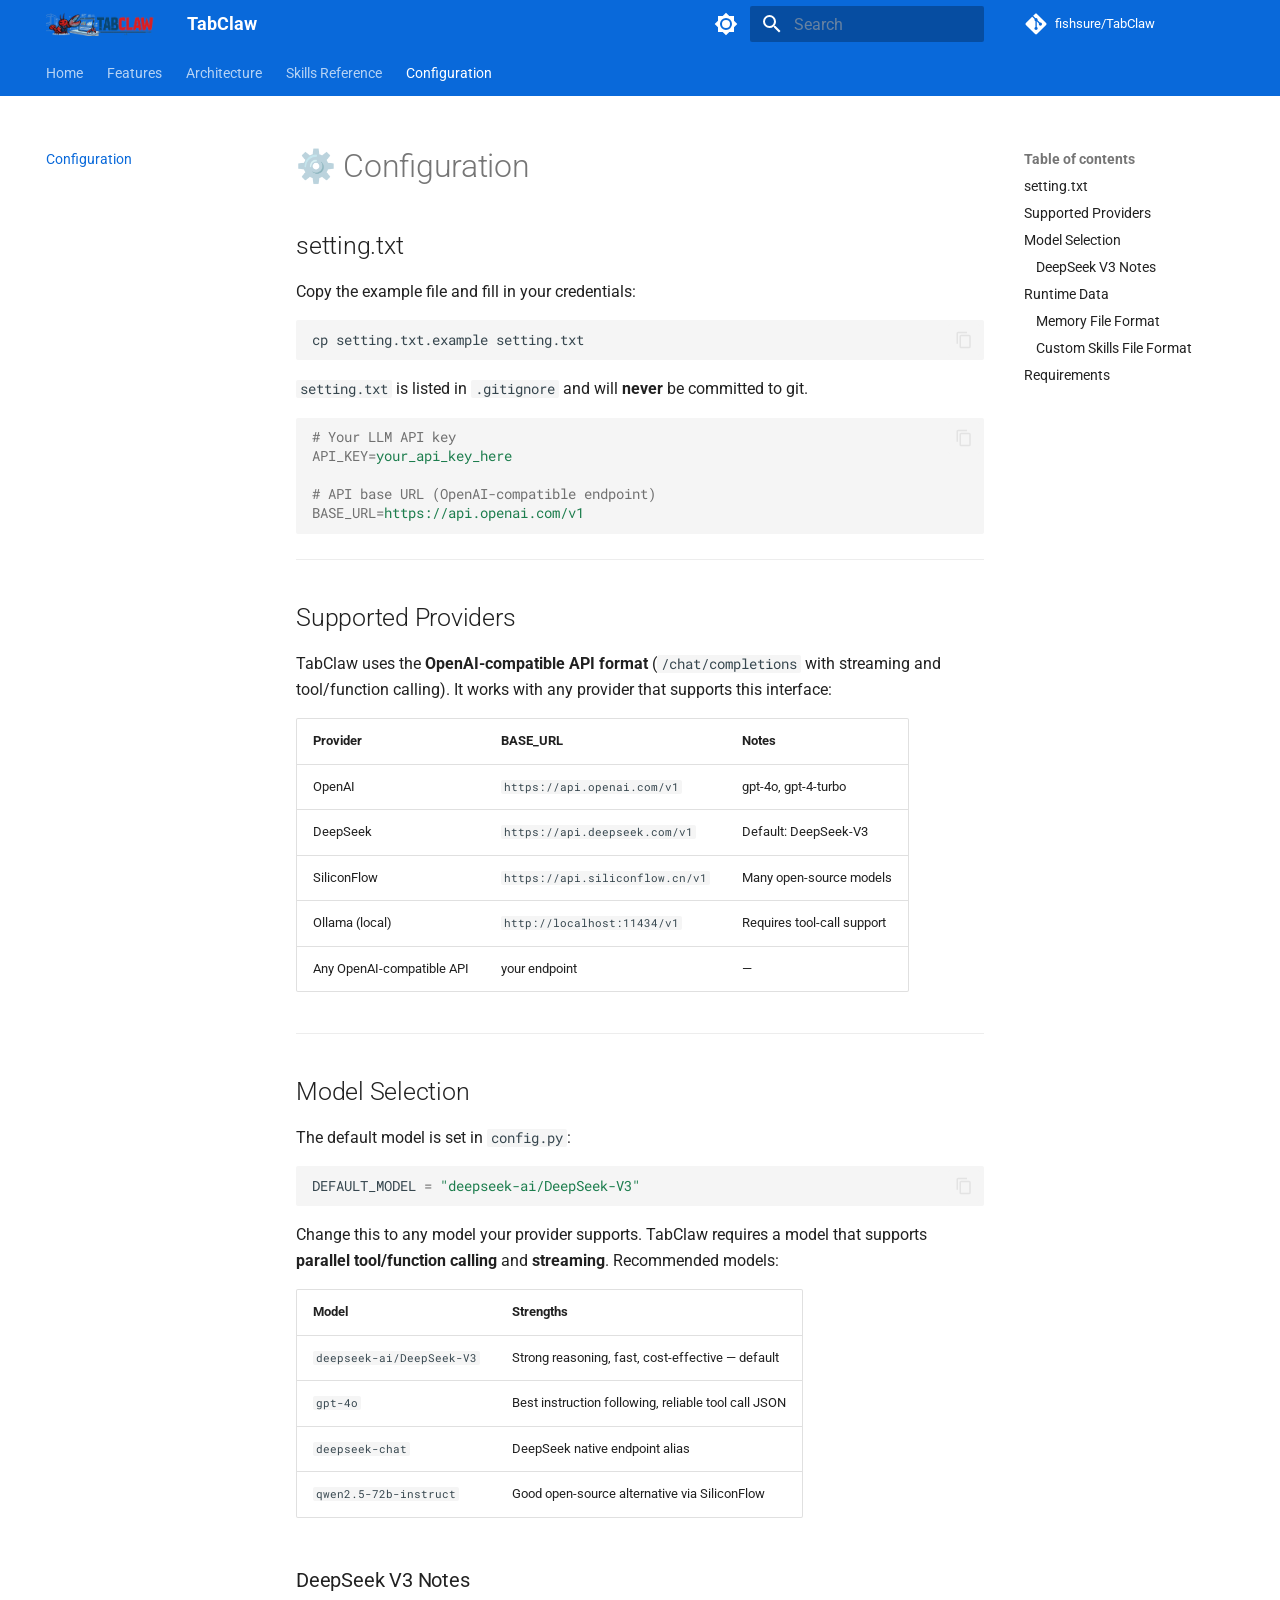
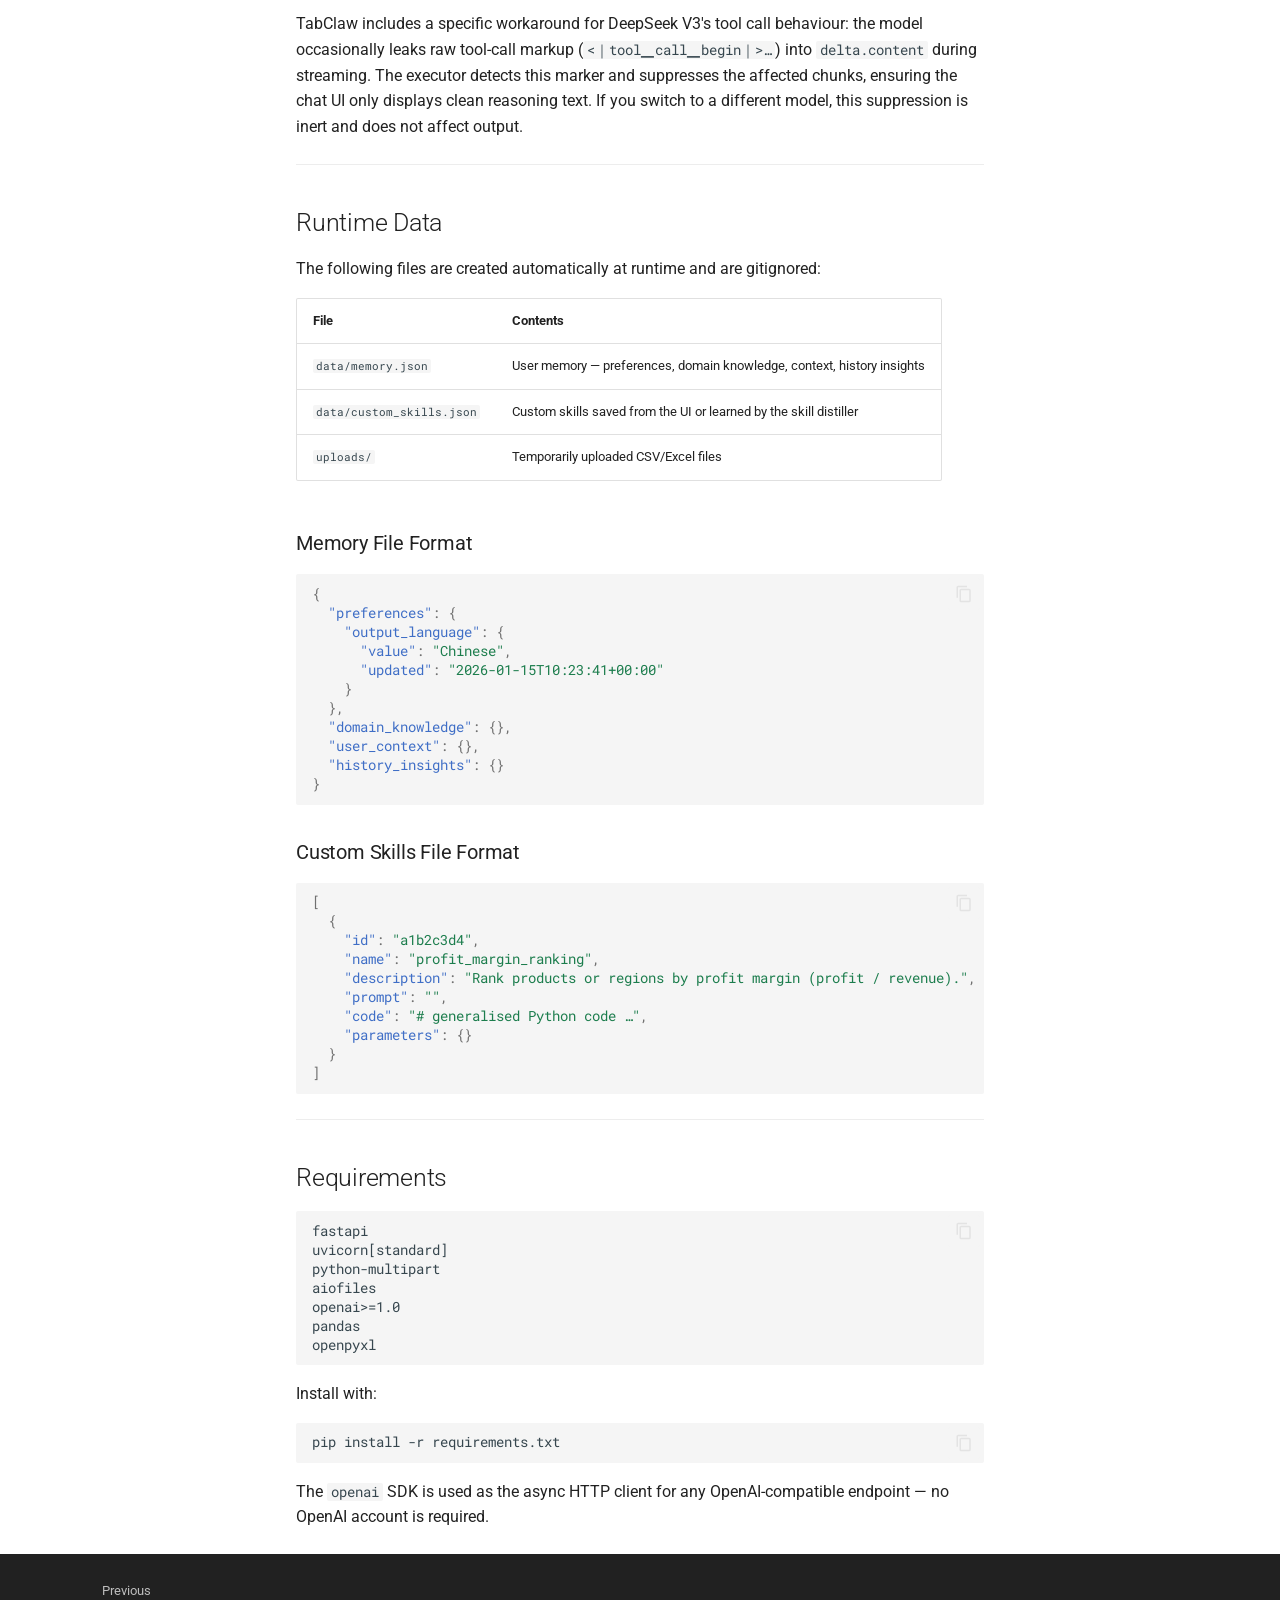
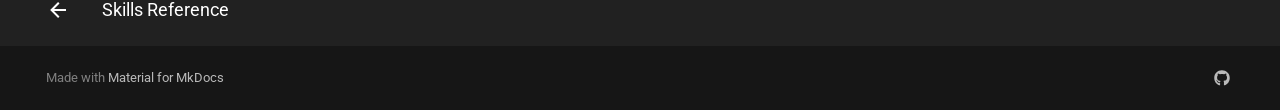
<file: configuration/index.html>
<!doctype html>
<html lang="en" class="no-js">
  <head>
    
      <meta charset="utf-8">
      <meta name="viewport" content="width=device-width,initial-scale=1">
      
        <meta name="description" content="A local AI agent for conversational table analysis — no SQL, no code, no cloud.">
      
      
        <meta name="author" content="Shuo Yu, Daoyu Wang, Qingchuan Li">
      
      
        <link rel="canonical" href="https://fishsure.github.io/TabClaw/configuration/">
      
      
        <link rel="prev" href="../skills/">
      
      
      
        
      
      
      <link rel="icon" href="../assets/logo_rmbg.png">
      <meta name="generator" content="mkdocs-1.6.1, mkdocs-material-9.7.4">
    
    
      
        <title>Configuration - TabClaw</title>
      
    
    
      <link rel="stylesheet" href="../assets/stylesheets/main.484c7ddc.min.css">
      
        
        <link rel="stylesheet" href="../assets/stylesheets/palette.ab4e12ef.min.css">
      
      


    
    
      
    
    
      
        
        
        <link rel="preconnect" href="https://fonts.gstatic.com" crossorigin>
        <link rel="stylesheet" href="https://fonts.googleapis.com/css?family=Roboto:300,300i,400,400i,700,700i%7CRoboto+Mono:400,400i,700,700i&display=fallback">
        <style>:root{--md-text-font:"Roboto";--md-code-font:"Roboto Mono"}</style>
      
    
    
      <link rel="stylesheet" href="../assets/custom.css">
    
    <script>__md_scope=new URL("..",location),__md_hash=e=>[...e].reduce(((e,_)=>(e<<5)-e+_.charCodeAt(0)),0),__md_get=(e,_=localStorage,t=__md_scope)=>JSON.parse(_.getItem(t.pathname+"."+e)),__md_set=(e,_,t=localStorage,a=__md_scope)=>{try{t.setItem(a.pathname+"."+e,JSON.stringify(_))}catch(e){}}</script>
    
      

    
    
  </head>
  
  
    
    
      
    
    
    
    
    <body dir="ltr" data-md-color-scheme="slate" data-md-color-primary="custom" data-md-color-accent="custom">
  
    
    <input class="md-toggle" data-md-toggle="drawer" type="checkbox" id="__drawer" autocomplete="off">
    <input class="md-toggle" data-md-toggle="search" type="checkbox" id="__search" autocomplete="off">
    <label class="md-overlay" for="__drawer"></label>
    <div data-md-component="skip">
      
        
        <a href="#configuration" class="md-skip">
          Skip to content
        </a>
      
    </div>
    <div data-md-component="announce">
      
    </div>
    
    
      

<header class="md-header" data-md-component="header">
  <nav class="md-header__inner md-grid" aria-label="Header">
    <a href=".." title="TabClaw" class="md-header__button md-logo" aria-label="TabClaw" data-md-component="logo">
      
  <img src="../assets/logo_rmbg.png" alt="logo">

    </a>
    <label class="md-header__button md-icon" for="__drawer">
      
      <svg xmlns="http://www.w3.org/2000/svg" viewBox="0 0 24 24"><path d="M3 6h18v2H3zm0 5h18v2H3zm0 5h18v2H3z"/></svg>
    </label>
    <div class="md-header__title" data-md-component="header-title">
      <div class="md-header__ellipsis">
        <div class="md-header__topic">
          <span class="md-ellipsis">
            TabClaw
          </span>
        </div>
        <div class="md-header__topic" data-md-component="header-topic">
          <span class="md-ellipsis">
            
              Configuration
            
          </span>
        </div>
      </div>
    </div>
    
      
        <form class="md-header__option" data-md-component="palette">
  
    
    
    
    <input class="md-option" data-md-color-media="(prefers-color-scheme: dark)" data-md-color-scheme="slate" data-md-color-primary="custom" data-md-color-accent="custom"  aria-label="Switch to light mode"  type="radio" name="__palette" id="__palette_0">
    
      <label class="md-header__button md-icon" title="Switch to light mode" for="__palette_1" hidden>
        <svg xmlns="http://www.w3.org/2000/svg" viewBox="0 0 24 24"><path d="M12 18c-.89 0-1.74-.2-2.5-.55C11.56 16.5 13 14.42 13 12s-1.44-4.5-3.5-5.45C10.26 6.2 11.11 6 12 6a6 6 0 0 1 6 6 6 6 0 0 1-6 6m8-9.31V4h-4.69L12 .69 8.69 4H4v4.69L.69 12 4 15.31V20h4.69L12 23.31 15.31 20H20v-4.69L23.31 12z"/></svg>
      </label>
    
  
    
    
    
    <input class="md-option" data-md-color-media="(prefers-color-scheme: light)" data-md-color-scheme="default" data-md-color-primary="custom" data-md-color-accent="custom"  aria-label="Switch to dark mode"  type="radio" name="__palette" id="__palette_1">
    
      <label class="md-header__button md-icon" title="Switch to dark mode" for="__palette_0" hidden>
        <svg xmlns="http://www.w3.org/2000/svg" viewBox="0 0 24 24"><path d="M12 8a4 4 0 0 0-4 4 4 4 0 0 0 4 4 4 4 0 0 0 4-4 4 4 0 0 0-4-4m0 10a6 6 0 0 1-6-6 6 6 0 0 1 6-6 6 6 0 0 1 6 6 6 6 0 0 1-6 6m8-9.31V4h-4.69L12 .69 8.69 4H4v4.69L.69 12 4 15.31V20h4.69L12 23.31 15.31 20H20v-4.69L23.31 12z"/></svg>
      </label>
    
  
</form>
      
    
    
      <script>var palette=__md_get("__palette");if(palette&&palette.color){if("(prefers-color-scheme)"===palette.color.media){var media=matchMedia("(prefers-color-scheme: light)"),input=document.querySelector(media.matches?"[data-md-color-media='(prefers-color-scheme: light)']":"[data-md-color-media='(prefers-color-scheme: dark)']");palette.color.media=input.getAttribute("data-md-color-media"),palette.color.scheme=input.getAttribute("data-md-color-scheme"),palette.color.primary=input.getAttribute("data-md-color-primary"),palette.color.accent=input.getAttribute("data-md-color-accent")}for(var[key,value]of Object.entries(palette.color))document.body.setAttribute("data-md-color-"+key,value)}</script>
    
    
    
      
      
        <label class="md-header__button md-icon" for="__search">
          
          <svg xmlns="http://www.w3.org/2000/svg" viewBox="0 0 24 24"><path d="M9.5 3A6.5 6.5 0 0 1 16 9.5c0 1.61-.59 3.09-1.56 4.23l.27.27h.79l5 5-1.5 1.5-5-5v-.79l-.27-.27A6.52 6.52 0 0 1 9.5 16 6.5 6.5 0 0 1 3 9.5 6.5 6.5 0 0 1 9.5 3m0 2C7 5 5 7 5 9.5S7 14 9.5 14 14 12 14 9.5 12 5 9.5 5"/></svg>
        </label>
        <div class="md-search" data-md-component="search" role="dialog">
  <label class="md-search__overlay" for="__search"></label>
  <div class="md-search__inner" role="search">
    <form class="md-search__form" name="search">
      <input type="text" class="md-search__input" name="query" aria-label="Search" placeholder="Search" autocapitalize="off" autocorrect="off" autocomplete="off" spellcheck="false" data-md-component="search-query" required>
      <label class="md-search__icon md-icon" for="__search">
        
        <svg xmlns="http://www.w3.org/2000/svg" viewBox="0 0 24 24"><path d="M9.5 3A6.5 6.5 0 0 1 16 9.5c0 1.61-.59 3.09-1.56 4.23l.27.27h.79l5 5-1.5 1.5-5-5v-.79l-.27-.27A6.52 6.52 0 0 1 9.5 16 6.5 6.5 0 0 1 3 9.5 6.5 6.5 0 0 1 9.5 3m0 2C7 5 5 7 5 9.5S7 14 9.5 14 14 12 14 9.5 12 5 9.5 5"/></svg>
        
        <svg xmlns="http://www.w3.org/2000/svg" viewBox="0 0 24 24"><path d="M20 11v2H8l5.5 5.5-1.42 1.42L4.16 12l7.92-7.92L13.5 5.5 8 11z"/></svg>
      </label>
      <nav class="md-search__options" aria-label="Search">
        
        <button type="reset" class="md-search__icon md-icon" title="Clear" aria-label="Clear" tabindex="-1">
          
          <svg xmlns="http://www.w3.org/2000/svg" viewBox="0 0 24 24"><path d="M19 6.41 17.59 5 12 10.59 6.41 5 5 6.41 10.59 12 5 17.59 6.41 19 12 13.41 17.59 19 19 17.59 13.41 12z"/></svg>
        </button>
      </nav>
      
        <div class="md-search__suggest" data-md-component="search-suggest"></div>
      
    </form>
    <div class="md-search__output">
      <div class="md-search__scrollwrap" tabindex="0" data-md-scrollfix>
        <div class="md-search-result" data-md-component="search-result">
          <div class="md-search-result__meta">
            Initializing search
          </div>
          <ol class="md-search-result__list" role="presentation"></ol>
        </div>
      </div>
    </div>
  </div>
</div>
      
    
    
      <div class="md-header__source">
        <a href="https://github.com/fishsure/TabClaw" title="Go to repository" class="md-source" data-md-component="source">
  <div class="md-source__icon md-icon">
    
    <svg xmlns="http://www.w3.org/2000/svg" viewBox="0 0 448 512"><!--! Font Awesome Free 7.1.0 by @fontawesome - https://fontawesome.com License - https://fontawesome.com/license/free (Icons: CC BY 4.0, Fonts: SIL OFL 1.1, Code: MIT License) Copyright 2025 Fonticons, Inc.--><path d="M439.6 236.1 244 40.5c-5.4-5.5-12.8-8.5-20.4-8.5s-15 3-20.4 8.4L162.5 81l51.5 51.5c27.1-9.1 52.7 16.8 43.4 43.7l49.7 49.7c34.2-11.8 61.2 31 35.5 56.7-26.5 26.5-70.2-2.9-56-37.3L240.3 199v121.9c25.3 12.5 22.3 41.8 9.1 55-6.4 6.4-15.2 10.1-24.3 10.1s-17.8-3.6-24.3-10.1c-17.6-17.6-11.1-46.9 11.2-56v-123c-20.8-8.5-24.6-30.7-18.6-45L142.6 101 8.5 235.1C3 240.6 0 247.9 0 255.5s3 15 8.5 20.4l195.6 195.7c5.4 5.4 12.7 8.4 20.4 8.4s15-3 20.4-8.4l194.7-194.7c5.4-5.4 8.4-12.8 8.4-20.4s-3-15-8.4-20.4"/></svg>
  </div>
  <div class="md-source__repository">
    fishsure/TabClaw
  </div>
</a>
      </div>
    
  </nav>
  
</header>
    
    <div class="md-container" data-md-component="container">
      
      
        
          
            
<nav class="md-tabs" aria-label="Tabs" data-md-component="tabs">
  <div class="md-grid">
    <ul class="md-tabs__list">
      
        
  
  
  
  
    <li class="md-tabs__item">
      <a href=".." class="md-tabs__link">
        
  
  
    
  
  Home

      </a>
    </li>
  

      
        
  
  
  
  
    <li class="md-tabs__item">
      <a href="../features/" class="md-tabs__link">
        
  
  
    
  
  Features

      </a>
    </li>
  

      
        
  
  
  
  
    <li class="md-tabs__item">
      <a href="../architecture/" class="md-tabs__link">
        
  
  
    
  
  Architecture

      </a>
    </li>
  

      
        
  
  
  
  
    <li class="md-tabs__item">
      <a href="../skills/" class="md-tabs__link">
        
  
  
    
  
  Skills Reference

      </a>
    </li>
  

      
        
  
  
  
    
  
  
    <li class="md-tabs__item md-tabs__item--active">
      <a href="./" class="md-tabs__link">
        
  
  
    
  
  Configuration

      </a>
    </li>
  

      
    </ul>
  </div>
</nav>
          
        
      
      <main class="md-main" data-md-component="main">
        <div class="md-main__inner md-grid">
          
            
              
              <div class="md-sidebar md-sidebar--primary" data-md-component="sidebar" data-md-type="navigation" >
                <div class="md-sidebar__scrollwrap">
                  <div class="md-sidebar__inner">
                    


  


<nav class="md-nav md-nav--primary md-nav--lifted" aria-label="Navigation" data-md-level="0">
  <label class="md-nav__title" for="__drawer">
    <a href=".." title="TabClaw" class="md-nav__button md-logo" aria-label="TabClaw" data-md-component="logo">
      
  <img src="../assets/logo_rmbg.png" alt="logo">

    </a>
    TabClaw
  </label>
  
    <div class="md-nav__source">
      <a href="https://github.com/fishsure/TabClaw" title="Go to repository" class="md-source" data-md-component="source">
  <div class="md-source__icon md-icon">
    
    <svg xmlns="http://www.w3.org/2000/svg" viewBox="0 0 448 512"><!--! Font Awesome Free 7.1.0 by @fontawesome - https://fontawesome.com License - https://fontawesome.com/license/free (Icons: CC BY 4.0, Fonts: SIL OFL 1.1, Code: MIT License) Copyright 2025 Fonticons, Inc.--><path d="M439.6 236.1 244 40.5c-5.4-5.5-12.8-8.5-20.4-8.5s-15 3-20.4 8.4L162.5 81l51.5 51.5c27.1-9.1 52.7 16.8 43.4 43.7l49.7 49.7c34.2-11.8 61.2 31 35.5 56.7-26.5 26.5-70.2-2.9-56-37.3L240.3 199v121.9c25.3 12.5 22.3 41.8 9.1 55-6.4 6.4-15.2 10.1-24.3 10.1s-17.8-3.6-24.3-10.1c-17.6-17.6-11.1-46.9 11.2-56v-123c-20.8-8.5-24.6-30.7-18.6-45L142.6 101 8.5 235.1C3 240.6 0 247.9 0 255.5s3 15 8.5 20.4l195.6 195.7c5.4 5.4 12.7 8.4 20.4 8.4s15-3 20.4-8.4l194.7-194.7c5.4-5.4 8.4-12.8 8.4-20.4s-3-15-8.4-20.4"/></svg>
  </div>
  <div class="md-source__repository">
    fishsure/TabClaw
  </div>
</a>
    </div>
  
  <ul class="md-nav__list" data-md-scrollfix>
    
      
      
  
  
  
  
    <li class="md-nav__item">
      <a href=".." class="md-nav__link">
        
  
  
  <span class="md-ellipsis">
    
  
    Home
  

    
  </span>
  
  

      </a>
    </li>
  

    
      
      
  
  
  
  
    <li class="md-nav__item">
      <a href="../features/" class="md-nav__link">
        
  
  
  <span class="md-ellipsis">
    
  
    Features
  

    
  </span>
  
  

      </a>
    </li>
  

    
      
      
  
  
  
  
    <li class="md-nav__item">
      <a href="../architecture/" class="md-nav__link">
        
  
  
  <span class="md-ellipsis">
    
  
    Architecture
  

    
  </span>
  
  

      </a>
    </li>
  

    
      
      
  
  
  
  
    <li class="md-nav__item">
      <a href="../skills/" class="md-nav__link">
        
  
  
  <span class="md-ellipsis">
    
  
    Skills Reference
  

    
  </span>
  
  

      </a>
    </li>
  

    
      
      
  
  
    
  
  
  
    <li class="md-nav__item md-nav__item--active">
      
      <input class="md-nav__toggle md-toggle" type="checkbox" id="__toc">
      
      
        
      
      
        <label class="md-nav__link md-nav__link--active" for="__toc">
          
  
  
  <span class="md-ellipsis">
    
  
    Configuration
  

    
  </span>
  
  

          <span class="md-nav__icon md-icon"></span>
        </label>
      
      <a href="./" class="md-nav__link md-nav__link--active">
        
  
  
  <span class="md-ellipsis">
    
  
    Configuration
  

    
  </span>
  
  

      </a>
      
        

<nav class="md-nav md-nav--secondary" aria-label="Table of contents">
  
  
  
    
  
  
    <label class="md-nav__title" for="__toc">
      <span class="md-nav__icon md-icon"></span>
      Table of contents
    </label>
    <ul class="md-nav__list" data-md-component="toc" data-md-scrollfix>
      
        <li class="md-nav__item">
  <a href="#settingtxt" class="md-nav__link">
    <span class="md-ellipsis">
      
        setting.txt
      
    </span>
  </a>
  
</li>
      
        <li class="md-nav__item">
  <a href="#supported-providers" class="md-nav__link">
    <span class="md-ellipsis">
      
        Supported Providers
      
    </span>
  </a>
  
</li>
      
        <li class="md-nav__item">
  <a href="#model-selection" class="md-nav__link">
    <span class="md-ellipsis">
      
        Model Selection
      
    </span>
  </a>
  
    <nav class="md-nav" aria-label="Model Selection">
      <ul class="md-nav__list">
        
          <li class="md-nav__item">
  <a href="#deepseek-v3-notes" class="md-nav__link">
    <span class="md-ellipsis">
      
        DeepSeek V3 Notes
      
    </span>
  </a>
  
</li>
        
      </ul>
    </nav>
  
</li>
      
        <li class="md-nav__item">
  <a href="#runtime-data" class="md-nav__link">
    <span class="md-ellipsis">
      
        Runtime Data
      
    </span>
  </a>
  
    <nav class="md-nav" aria-label="Runtime Data">
      <ul class="md-nav__list">
        
          <li class="md-nav__item">
  <a href="#memory-file-format" class="md-nav__link">
    <span class="md-ellipsis">
      
        Memory File Format
      
    </span>
  </a>
  
</li>
        
          <li class="md-nav__item">
  <a href="#custom-skills-file-format" class="md-nav__link">
    <span class="md-ellipsis">
      
        Custom Skills File Format
      
    </span>
  </a>
  
</li>
        
      </ul>
    </nav>
  
</li>
      
        <li class="md-nav__item">
  <a href="#requirements" class="md-nav__link">
    <span class="md-ellipsis">
      
        Requirements
      
    </span>
  </a>
  
</li>
      
    </ul>
  
</nav>
      
    </li>
  

    
  </ul>
</nav>
                  </div>
                </div>
              </div>
            
            
              
              <div class="md-sidebar md-sidebar--secondary" data-md-component="sidebar" data-md-type="toc" >
                <div class="md-sidebar__scrollwrap">
                  <div class="md-sidebar__inner">
                    

<nav class="md-nav md-nav--secondary" aria-label="Table of contents">
  
  
  
    
  
  
    <label class="md-nav__title" for="__toc">
      <span class="md-nav__icon md-icon"></span>
      Table of contents
    </label>
    <ul class="md-nav__list" data-md-component="toc" data-md-scrollfix>
      
        <li class="md-nav__item">
  <a href="#settingtxt" class="md-nav__link">
    <span class="md-ellipsis">
      
        setting.txt
      
    </span>
  </a>
  
</li>
      
        <li class="md-nav__item">
  <a href="#supported-providers" class="md-nav__link">
    <span class="md-ellipsis">
      
        Supported Providers
      
    </span>
  </a>
  
</li>
      
        <li class="md-nav__item">
  <a href="#model-selection" class="md-nav__link">
    <span class="md-ellipsis">
      
        Model Selection
      
    </span>
  </a>
  
    <nav class="md-nav" aria-label="Model Selection">
      <ul class="md-nav__list">
        
          <li class="md-nav__item">
  <a href="#deepseek-v3-notes" class="md-nav__link">
    <span class="md-ellipsis">
      
        DeepSeek V3 Notes
      
    </span>
  </a>
  
</li>
        
      </ul>
    </nav>
  
</li>
      
        <li class="md-nav__item">
  <a href="#runtime-data" class="md-nav__link">
    <span class="md-ellipsis">
      
        Runtime Data
      
    </span>
  </a>
  
    <nav class="md-nav" aria-label="Runtime Data">
      <ul class="md-nav__list">
        
          <li class="md-nav__item">
  <a href="#memory-file-format" class="md-nav__link">
    <span class="md-ellipsis">
      
        Memory File Format
      
    </span>
  </a>
  
</li>
        
          <li class="md-nav__item">
  <a href="#custom-skills-file-format" class="md-nav__link">
    <span class="md-ellipsis">
      
        Custom Skills File Format
      
    </span>
  </a>
  
</li>
        
      </ul>
    </nav>
  
</li>
      
        <li class="md-nav__item">
  <a href="#requirements" class="md-nav__link">
    <span class="md-ellipsis">
      
        Requirements
      
    </span>
  </a>
  
</li>
      
    </ul>
  
</nav>
                  </div>
                </div>
              </div>
            
          
          
            <div class="md-content" data-md-component="content">
              
              <article class="md-content__inner md-typeset">
                
                  



<h1 id="configuration">⚙️ Configuration<a class="headerlink" href="#configuration" title="Permanent link">&para;</a></h1>
<h2 id="settingtxt">setting.txt<a class="headerlink" href="#settingtxt" title="Permanent link">&para;</a></h2>
<p>Copy the example file and fill in your credentials:</p>
<div class="language-bash highlight"><pre><span></span><code><span id="__span-0-1"><a id="__codelineno-0-1" name="__codelineno-0-1" href="#__codelineno-0-1"></a>cp<span class="w"> </span>setting.txt.example<span class="w"> </span>setting.txt
</span></code></pre></div>
<p><code>setting.txt</code> is listed in <code>.gitignore</code> and will <strong>never</strong> be committed to git.</p>
<div class="language-ini highlight"><pre><span></span><code><span id="__span-1-1"><a id="__codelineno-1-1" name="__codelineno-1-1" href="#__codelineno-1-1"></a><span class="c1"># Your LLM API key</span>
</span><span id="__span-1-2"><a id="__codelineno-1-2" name="__codelineno-1-2" href="#__codelineno-1-2"></a><span class="na">API_KEY</span><span class="o">=</span><span class="s">your_api_key_here</span>
</span><span id="__span-1-3"><a id="__codelineno-1-3" name="__codelineno-1-3" href="#__codelineno-1-3"></a>
</span><span id="__span-1-4"><a id="__codelineno-1-4" name="__codelineno-1-4" href="#__codelineno-1-4"></a><span class="c1"># API base URL (OpenAI-compatible endpoint)</span>
</span><span id="__span-1-5"><a id="__codelineno-1-5" name="__codelineno-1-5" href="#__codelineno-1-5"></a><span class="na">BASE_URL</span><span class="o">=</span><span class="s">https://api.openai.com/v1</span>
</span></code></pre></div>
<hr />
<h2 id="supported-providers">Supported Providers<a class="headerlink" href="#supported-providers" title="Permanent link">&para;</a></h2>
<p>TabClaw uses the <strong>OpenAI-compatible API format</strong> (<code>/chat/completions</code> with streaming and tool/function calling). It works with any provider that supports this interface:</p>
<table>
<thead>
<tr>
<th>Provider</th>
<th>BASE_URL</th>
<th>Notes</th>
</tr>
</thead>
<tbody>
<tr>
<td>OpenAI</td>
<td><code>https://api.openai.com/v1</code></td>
<td>gpt-4o, gpt-4-turbo</td>
</tr>
<tr>
<td>DeepSeek</td>
<td><code>https://api.deepseek.com/v1</code></td>
<td>Default: DeepSeek-V3</td>
</tr>
<tr>
<td>SiliconFlow</td>
<td><code>https://api.siliconflow.cn/v1</code></td>
<td>Many open-source models</td>
</tr>
<tr>
<td>Ollama (local)</td>
<td><code>http://localhost:11434/v1</code></td>
<td>Requires tool-call support</td>
</tr>
<tr>
<td>Any OpenAI-compatible API</td>
<td>your endpoint</td>
<td>—</td>
</tr>
</tbody>
</table>
<hr />
<h2 id="model-selection">Model Selection<a class="headerlink" href="#model-selection" title="Permanent link">&para;</a></h2>
<p>The default model is set in <code>config.py</code>:</p>
<div class="language-python highlight"><pre><span></span><code><span id="__span-2-1"><a id="__codelineno-2-1" name="__codelineno-2-1" href="#__codelineno-2-1"></a><span class="n">DEFAULT_MODEL</span> <span class="o">=</span> <span class="s2">&quot;deepseek-ai/DeepSeek-V3&quot;</span>
</span></code></pre></div>
<p>Change this to any model your provider supports. TabClaw requires a model that supports <strong>parallel tool/function calling</strong> and <strong>streaming</strong>. Recommended models:</p>
<table>
<thead>
<tr>
<th>Model</th>
<th>Strengths</th>
</tr>
</thead>
<tbody>
<tr>
<td><code>deepseek-ai/DeepSeek-V3</code></td>
<td>Strong reasoning, fast, cost-effective — default</td>
</tr>
<tr>
<td><code>gpt-4o</code></td>
<td>Best instruction following, reliable tool call JSON</td>
</tr>
<tr>
<td><code>deepseek-chat</code></td>
<td>DeepSeek native endpoint alias</td>
</tr>
<tr>
<td><code>qwen2.5-72b-instruct</code></td>
<td>Good open-source alternative via SiliconFlow</td>
</tr>
</tbody>
</table>
<h3 id="deepseek-v3-notes">DeepSeek V3 Notes<a class="headerlink" href="#deepseek-v3-notes" title="Permanent link">&para;</a></h3>
<p>TabClaw includes a specific workaround for DeepSeek V3's tool call behaviour: the model occasionally leaks raw tool-call markup (<code>&lt;｜tool▁call▁begin｜&gt;…</code>) into <code>delta.content</code> during streaming. The executor detects this marker and suppresses the affected chunks, ensuring the chat UI only displays clean reasoning text. If you switch to a different model, this suppression is inert and does not affect output.</p>
<hr />
<h2 id="runtime-data">Runtime Data<a class="headerlink" href="#runtime-data" title="Permanent link">&para;</a></h2>
<p>The following files are created automatically at runtime and are gitignored:</p>
<table>
<thead>
<tr>
<th>File</th>
<th>Contents</th>
</tr>
</thead>
<tbody>
<tr>
<td><code>data/memory.json</code></td>
<td>User memory — preferences, domain knowledge, context, history insights</td>
</tr>
<tr>
<td><code>data/custom_skills.json</code></td>
<td>Custom skills saved from the UI or learned by the skill distiller</td>
</tr>
<tr>
<td><code>uploads/</code></td>
<td>Temporarily uploaded CSV/Excel files</td>
</tr>
</tbody>
</table>
<h3 id="memory-file-format">Memory File Format<a class="headerlink" href="#memory-file-format" title="Permanent link">&para;</a></h3>
<div class="language-json highlight"><pre><span></span><code><span id="__span-3-1"><a id="__codelineno-3-1" name="__codelineno-3-1" href="#__codelineno-3-1"></a><span class="p">{</span>
</span><span id="__span-3-2"><a id="__codelineno-3-2" name="__codelineno-3-2" href="#__codelineno-3-2"></a><span class="w">  </span><span class="nt">&quot;preferences&quot;</span><span class="p">:</span><span class="w"> </span><span class="p">{</span>
</span><span id="__span-3-3"><a id="__codelineno-3-3" name="__codelineno-3-3" href="#__codelineno-3-3"></a><span class="w">    </span><span class="nt">&quot;output_language&quot;</span><span class="p">:</span><span class="w"> </span><span class="p">{</span>
</span><span id="__span-3-4"><a id="__codelineno-3-4" name="__codelineno-3-4" href="#__codelineno-3-4"></a><span class="w">      </span><span class="nt">&quot;value&quot;</span><span class="p">:</span><span class="w"> </span><span class="s2">&quot;Chinese&quot;</span><span class="p">,</span>
</span><span id="__span-3-5"><a id="__codelineno-3-5" name="__codelineno-3-5" href="#__codelineno-3-5"></a><span class="w">      </span><span class="nt">&quot;updated&quot;</span><span class="p">:</span><span class="w"> </span><span class="s2">&quot;2026-01-15T10:23:41+00:00&quot;</span>
</span><span id="__span-3-6"><a id="__codelineno-3-6" name="__codelineno-3-6" href="#__codelineno-3-6"></a><span class="w">    </span><span class="p">}</span>
</span><span id="__span-3-7"><a id="__codelineno-3-7" name="__codelineno-3-7" href="#__codelineno-3-7"></a><span class="w">  </span><span class="p">},</span>
</span><span id="__span-3-8"><a id="__codelineno-3-8" name="__codelineno-3-8" href="#__codelineno-3-8"></a><span class="w">  </span><span class="nt">&quot;domain_knowledge&quot;</span><span class="p">:</span><span class="w"> </span><span class="p">{},</span>
</span><span id="__span-3-9"><a id="__codelineno-3-9" name="__codelineno-3-9" href="#__codelineno-3-9"></a><span class="w">  </span><span class="nt">&quot;user_context&quot;</span><span class="p">:</span><span class="w"> </span><span class="p">{},</span>
</span><span id="__span-3-10"><a id="__codelineno-3-10" name="__codelineno-3-10" href="#__codelineno-3-10"></a><span class="w">  </span><span class="nt">&quot;history_insights&quot;</span><span class="p">:</span><span class="w"> </span><span class="p">{}</span>
</span><span id="__span-3-11"><a id="__codelineno-3-11" name="__codelineno-3-11" href="#__codelineno-3-11"></a><span class="p">}</span>
</span></code></pre></div>
<h3 id="custom-skills-file-format">Custom Skills File Format<a class="headerlink" href="#custom-skills-file-format" title="Permanent link">&para;</a></h3>
<div class="language-json highlight"><pre><span></span><code><span id="__span-4-1"><a id="__codelineno-4-1" name="__codelineno-4-1" href="#__codelineno-4-1"></a><span class="p">[</span>
</span><span id="__span-4-2"><a id="__codelineno-4-2" name="__codelineno-4-2" href="#__codelineno-4-2"></a><span class="w">  </span><span class="p">{</span>
</span><span id="__span-4-3"><a id="__codelineno-4-3" name="__codelineno-4-3" href="#__codelineno-4-3"></a><span class="w">    </span><span class="nt">&quot;id&quot;</span><span class="p">:</span><span class="w"> </span><span class="s2">&quot;a1b2c3d4&quot;</span><span class="p">,</span>
</span><span id="__span-4-4"><a id="__codelineno-4-4" name="__codelineno-4-4" href="#__codelineno-4-4"></a><span class="w">    </span><span class="nt">&quot;name&quot;</span><span class="p">:</span><span class="w"> </span><span class="s2">&quot;profit_margin_ranking&quot;</span><span class="p">,</span>
</span><span id="__span-4-5"><a id="__codelineno-4-5" name="__codelineno-4-5" href="#__codelineno-4-5"></a><span class="w">    </span><span class="nt">&quot;description&quot;</span><span class="p">:</span><span class="w"> </span><span class="s2">&quot;Rank products or regions by profit margin (profit / revenue).&quot;</span><span class="p">,</span>
</span><span id="__span-4-6"><a id="__codelineno-4-6" name="__codelineno-4-6" href="#__codelineno-4-6"></a><span class="w">    </span><span class="nt">&quot;prompt&quot;</span><span class="p">:</span><span class="w"> </span><span class="s2">&quot;&quot;</span><span class="p">,</span>
</span><span id="__span-4-7"><a id="__codelineno-4-7" name="__codelineno-4-7" href="#__codelineno-4-7"></a><span class="w">    </span><span class="nt">&quot;code&quot;</span><span class="p">:</span><span class="w"> </span><span class="s2">&quot;# generalised Python code …&quot;</span><span class="p">,</span>
</span><span id="__span-4-8"><a id="__codelineno-4-8" name="__codelineno-4-8" href="#__codelineno-4-8"></a><span class="w">    </span><span class="nt">&quot;parameters&quot;</span><span class="p">:</span><span class="w"> </span><span class="p">{}</span>
</span><span id="__span-4-9"><a id="__codelineno-4-9" name="__codelineno-4-9" href="#__codelineno-4-9"></a><span class="w">  </span><span class="p">}</span>
</span><span id="__span-4-10"><a id="__codelineno-4-10" name="__codelineno-4-10" href="#__codelineno-4-10"></a><span class="p">]</span>
</span></code></pre></div>
<hr />
<h2 id="requirements">Requirements<a class="headerlink" href="#requirements" title="Permanent link">&para;</a></h2>
<div class="language-text highlight"><pre><span></span><code><span id="__span-5-1"><a id="__codelineno-5-1" name="__codelineno-5-1" href="#__codelineno-5-1"></a>fastapi
</span><span id="__span-5-2"><a id="__codelineno-5-2" name="__codelineno-5-2" href="#__codelineno-5-2"></a>uvicorn[standard]
</span><span id="__span-5-3"><a id="__codelineno-5-3" name="__codelineno-5-3" href="#__codelineno-5-3"></a>python-multipart
</span><span id="__span-5-4"><a id="__codelineno-5-4" name="__codelineno-5-4" href="#__codelineno-5-4"></a>aiofiles
</span><span id="__span-5-5"><a id="__codelineno-5-5" name="__codelineno-5-5" href="#__codelineno-5-5"></a>openai&gt;=1.0
</span><span id="__span-5-6"><a id="__codelineno-5-6" name="__codelineno-5-6" href="#__codelineno-5-6"></a>pandas
</span><span id="__span-5-7"><a id="__codelineno-5-7" name="__codelineno-5-7" href="#__codelineno-5-7"></a>openpyxl
</span></code></pre></div>
<p>Install with:</p>
<div class="language-bash highlight"><pre><span></span><code><span id="__span-6-1"><a id="__codelineno-6-1" name="__codelineno-6-1" href="#__codelineno-6-1"></a>pip<span class="w"> </span>install<span class="w"> </span>-r<span class="w"> </span>requirements.txt
</span></code></pre></div>
<p>The <code>openai</code> SDK is used as the async HTTP client for any OpenAI-compatible endpoint — no OpenAI account is required.</p>












                
              </article>
            </div>
          
          
<script>var target=document.getElementById(location.hash.slice(1));target&&target.name&&(target.checked=target.name.startsWith("__tabbed_"))</script>
        </div>
        
          <button type="button" class="md-top md-icon" data-md-component="top" hidden>
  
  <svg xmlns="http://www.w3.org/2000/svg" viewBox="0 0 24 24"><path d="M13 20h-2V8l-5.5 5.5-1.42-1.42L12 4.16l7.92 7.92-1.42 1.42L13 8z"/></svg>
  Back to top
</button>
        
      </main>
      
        <footer class="md-footer">
  
    
      
      <nav class="md-footer__inner md-grid" aria-label="Footer" >
        
          
          <a href="../skills/" class="md-footer__link md-footer__link--prev" aria-label="Previous: Skills Reference">
            <div class="md-footer__button md-icon">
              
              <svg xmlns="http://www.w3.org/2000/svg" viewBox="0 0 24 24"><path d="M20 11v2H8l5.5 5.5-1.42 1.42L4.16 12l7.92-7.92L13.5 5.5 8 11z"/></svg>
            </div>
            <div class="md-footer__title">
              <span class="md-footer__direction">
                Previous
              </span>
              <div class="md-ellipsis">
                Skills Reference
              </div>
            </div>
          </a>
        
        
      </nav>
    
  
  <div class="md-footer-meta md-typeset">
    <div class="md-footer-meta__inner md-grid">
      <div class="md-copyright">
  
  
    Made with
    <a href="https://squidfunk.github.io/mkdocs-material/" target="_blank" rel="noopener">
      Material for MkDocs
    </a>
  
</div>
      
        
<div class="md-social">
  
    
    
    
    
    <a href="https://github.com/fishsure/TabClaw" target="_blank" rel="noopener" title="TabClaw on GitHub" class="md-social__link">
      <svg xmlns="http://www.w3.org/2000/svg" viewBox="0 0 512 512"><!--! Font Awesome Free 7.1.0 by @fontawesome - https://fontawesome.com License - https://fontawesome.com/license/free (Icons: CC BY 4.0, Fonts: SIL OFL 1.1, Code: MIT License) Copyright 2025 Fonticons, Inc.--><path d="M173.9 397.4c0 2-2.3 3.6-5.2 3.6-3.3.3-5.6-1.3-5.6-3.6 0-2 2.3-3.6 5.2-3.6 3-.3 5.6 1.3 5.6 3.6m-31.1-4.5c-.7 2 1.3 4.3 4.3 4.9 2.6 1 5.6 0 6.2-2s-1.3-4.3-4.3-5.2c-2.6-.7-5.5.3-6.2 2.3m44.2-1.7c-2.9.7-4.9 2.6-4.6 4.9.3 2 2.9 3.3 5.9 2.6 2.9-.7 4.9-2.6 4.6-4.6-.3-1.9-3-3.2-5.9-2.9M252.8 8C114.1 8 8 113.3 8 252c0 110.9 69.8 205.8 169.5 239.2 12.8 2.3 17.3-5.6 17.3-12.1 0-6.2-.3-40.4-.3-61.4 0 0-70 15-84.7-29.8 0 0-11.4-29.1-27.8-36.6 0 0-22.9-15.7 1.6-15.4 0 0 24.9 2 38.6 25.8 21.9 38.6 58.6 27.5 72.9 20.9 2.3-16 8.8-27.1 16-33.7-55.9-6.2-112.3-14.3-112.3-110.5 0-27.5 7.6-41.3 23.6-58.9-2.6-6.5-11.1-33.3 2.6-67.9 20.9-6.5 69 27 69 27 20-5.6 41.5-8.5 62.8-8.5s42.8 2.9 62.8 8.5c0 0 48.1-33.6 69-27 13.7 34.7 5.2 61.4 2.6 67.9 16 17.7 25.8 31.5 25.8 58.9 0 96.5-58.9 104.2-114.8 110.5 9.2 7.9 17 22.9 17 46.4 0 33.7-.3 75.4-.3 83.6 0 6.5 4.6 14.4 17.3 12.1C436.2 457.8 504 362.9 504 252 504 113.3 391.5 8 252.8 8M105.2 352.9c-1.3 1-1 3.3.7 5.2 1.6 1.6 3.9 2.3 5.2 1 1.3-1 1-3.3-.7-5.2-1.6-1.6-3.9-2.3-5.2-1m-10.8-8.1c-.7 1.3.3 2.9 2.3 3.9 1.6 1 3.6.7 4.3-.7.7-1.3-.3-2.9-2.3-3.9-2-.6-3.6-.3-4.3.7m32.4 35.6c-1.6 1.3-1 4.3 1.3 6.2 2.3 2.3 5.2 2.6 6.5 1 1.3-1.3.7-4.3-1.3-6.2-2.2-2.3-5.2-2.6-6.5-1m-11.4-14.7c-1.6 1-1.6 3.6 0 5.9s4.3 3.3 5.6 2.3c1.6-1.3 1.6-3.9 0-6.2-1.4-2.3-4-3.3-5.6-2"/></svg>
    </a>
  
</div>
      
    </div>
  </div>
</footer>
      
    </div>
    <div class="md-dialog" data-md-component="dialog">
      <div class="md-dialog__inner md-typeset"></div>
    </div>
    
    
    
      
      
      <script id="__config" type="application/json">{"annotate": null, "base": "..", "features": ["navigation.tabs", "navigation.sections", "navigation.top", "navigation.footer", "content.code.copy", "content.code.annotate", "search.highlight", "search.suggest", "announce.dismiss"], "search": "../assets/javascripts/workers/search.2c215733.min.js", "tags": null, "translations": {"clipboard.copied": "Copied to clipboard", "clipboard.copy": "Copy to clipboard", "search.result.more.one": "1 more on this page", "search.result.more.other": "# more on this page", "search.result.none": "No matching documents", "search.result.one": "1 matching document", "search.result.other": "# matching documents", "search.result.placeholder": "Type to start searching", "search.result.term.missing": "Missing", "select.version": "Select version"}, "version": null}</script>
    
    
      <script src="../assets/javascripts/bundle.79ae519e.min.js"></script>
      
    
  </body>
</html>
</file>
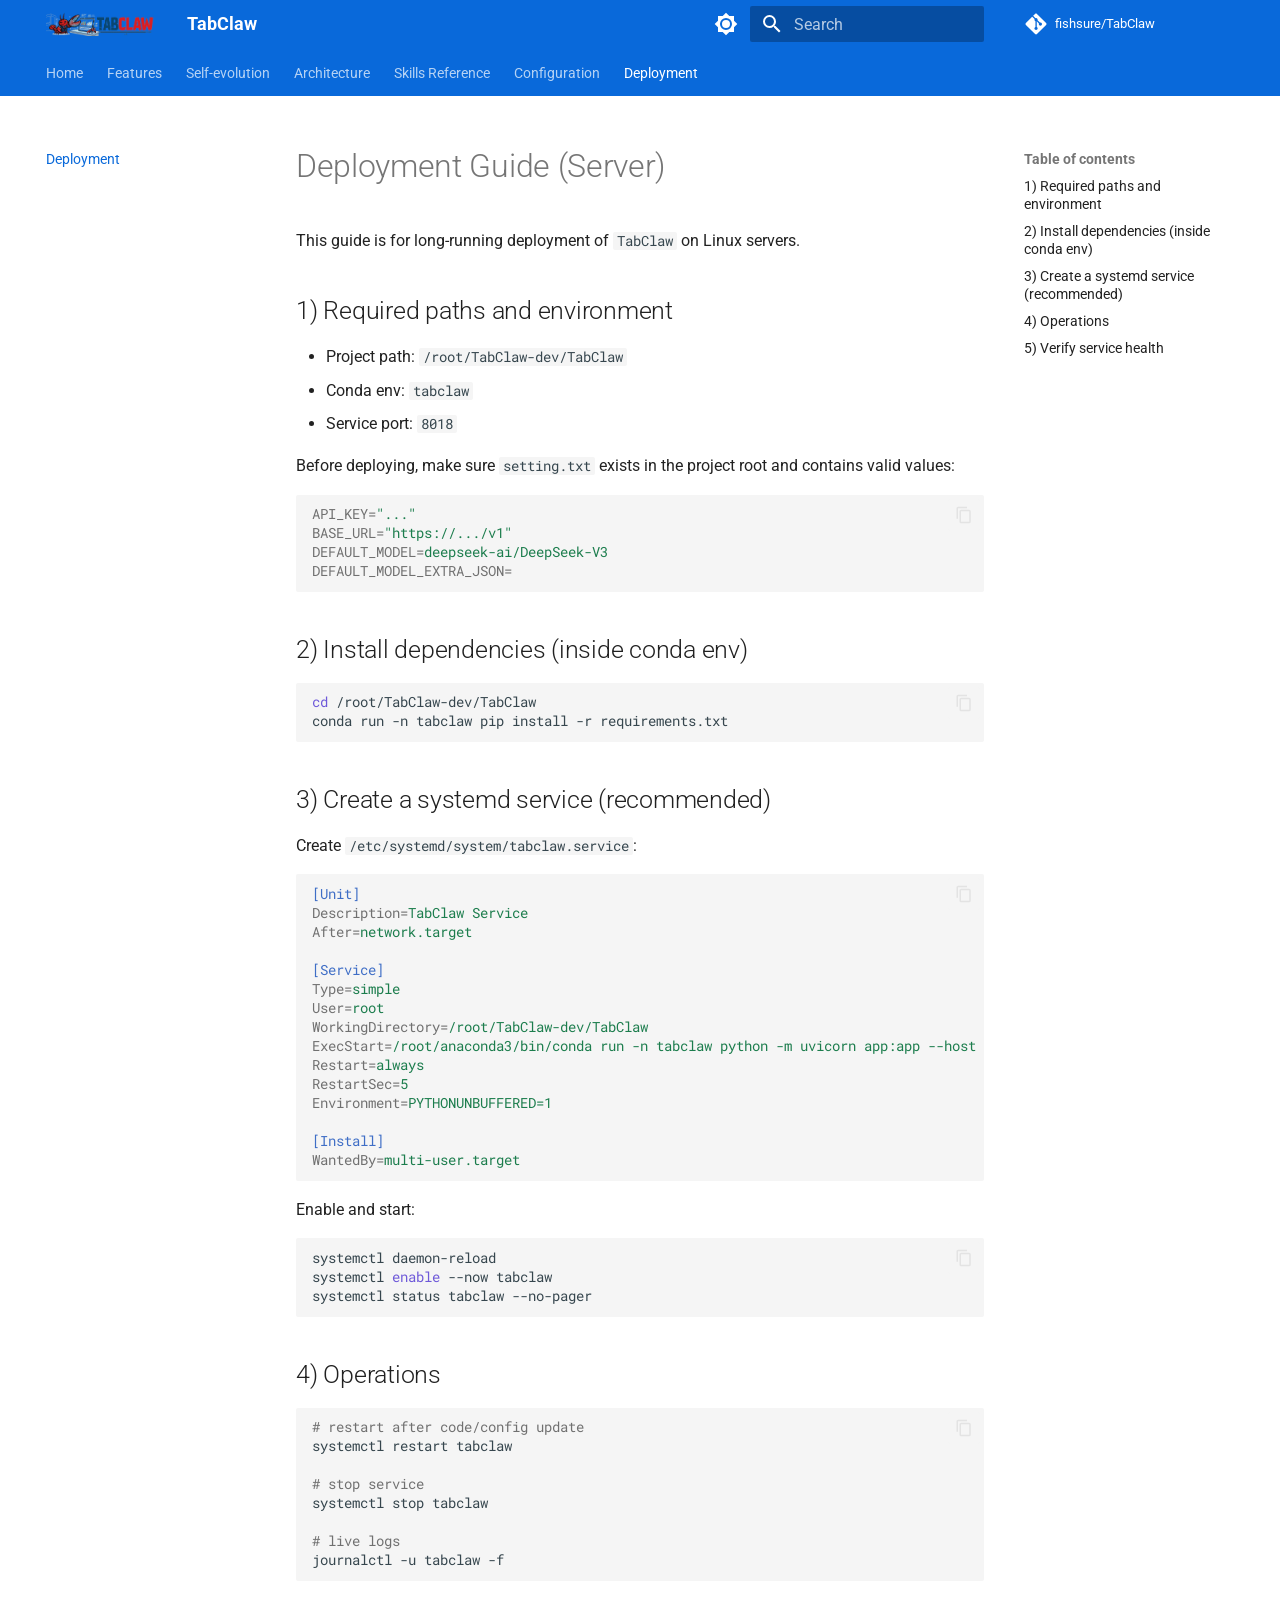
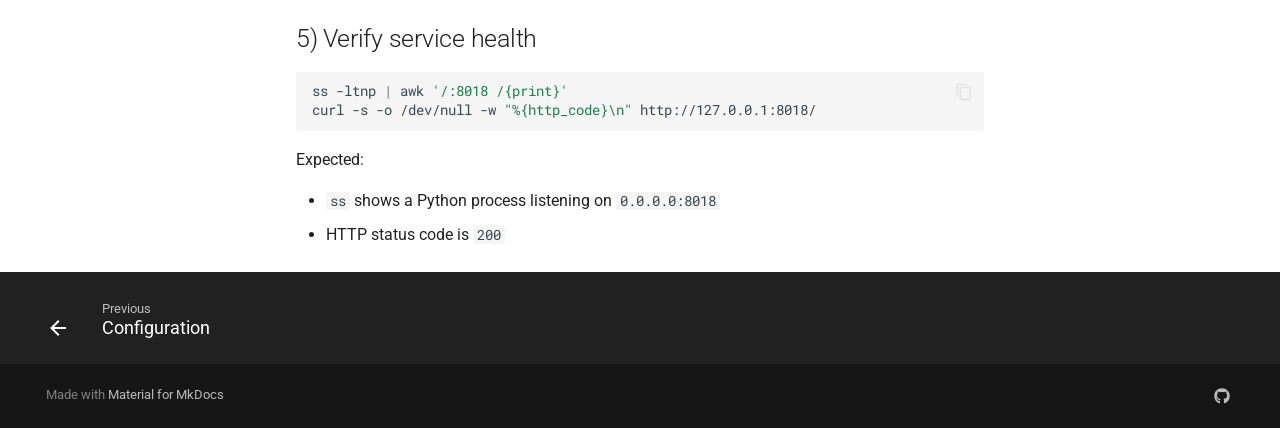
<file: deployment/index.html>
<!doctype html>
<html lang="en" class="no-js">
  <head>
    
      <meta charset="utf-8">
      <meta name="viewport" content="width=device-width,initial-scale=1">
      
        <meta name="description" content="A local AI agent for conversational table analysis — no SQL, no code, no cloud.">
      
      
        <meta name="author" content="Shuo Yu, Daoyu Wang, Qingchuan Li">
      
      
        <link rel="canonical" href="https://agentr1.github.io/tab-claw/deployment/">
      
      
        <link rel="prev" href="../configuration/">
      
      
      
        
      
      
      <link rel="icon" href="../assets/logo_rmbg.png">
      <meta name="generator" content="mkdocs-1.6.1, mkdocs-material-9.7.6">
    
    
      
        <title>Deployment - TabClaw</title>
      
    
    
      <link rel="stylesheet" href="../assets/stylesheets/main.484c7ddc.min.css">
      
        
        <link rel="stylesheet" href="../assets/stylesheets/palette.ab4e12ef.min.css">
      
      


    
    
      
    
    
      
        
        
        <link rel="preconnect" href="https://fonts.gstatic.com" crossorigin>
        <link rel="stylesheet" href="https://fonts.googleapis.com/css?family=Roboto:300,300i,400,400i,700,700i%7CRoboto+Mono:400,400i,700,700i&display=fallback">
        <style>:root{--md-text-font:"Roboto";--md-code-font:"Roboto Mono"}</style>
      
    
    
      <link rel="stylesheet" href="../assets/custom.css">
    
    <script>__md_scope=new URL("..",location),__md_hash=e=>[...e].reduce(((e,_)=>(e<<5)-e+_.charCodeAt(0)),0),__md_get=(e,_=localStorage,t=__md_scope)=>JSON.parse(_.getItem(t.pathname+"."+e)),__md_set=(e,_,t=localStorage,a=__md_scope)=>{try{t.setItem(a.pathname+"."+e,JSON.stringify(_))}catch(e){}}</script>
    
      

    
    
  </head>
  
  
    
    
      
    
    
    
    
    <body dir="ltr" data-md-color-scheme="slate" data-md-color-primary="custom" data-md-color-accent="custom">
  
    
    <input class="md-toggle" data-md-toggle="drawer" type="checkbox" id="__drawer" autocomplete="off">
    <input class="md-toggle" data-md-toggle="search" type="checkbox" id="__search" autocomplete="off">
    <label class="md-overlay" for="__drawer"></label>
    <div data-md-component="skip">
      
        
        <a href="#deployment-guide-server" class="md-skip">
          Skip to content
        </a>
      
    </div>
    <div data-md-component="announce">
      
    </div>
    
    
      

<header class="md-header" data-md-component="header">
  <nav class="md-header__inner md-grid" aria-label="Header">
    <a href=".." title="TabClaw" class="md-header__button md-logo" aria-label="TabClaw" data-md-component="logo">
      
  <img src="../assets/logo_rmbg.png" alt="logo">

    </a>
    <label class="md-header__button md-icon" for="__drawer">
      
      <svg xmlns="http://www.w3.org/2000/svg" viewBox="0 0 24 24"><path d="M3 6h18v2H3zm0 5h18v2H3zm0 5h18v2H3z"/></svg>
    </label>
    <div class="md-header__title" data-md-component="header-title">
      <div class="md-header__ellipsis">
        <div class="md-header__topic">
          <span class="md-ellipsis">
            TabClaw
          </span>
        </div>
        <div class="md-header__topic" data-md-component="header-topic">
          <span class="md-ellipsis">
            
              Deployment
            
          </span>
        </div>
      </div>
    </div>
    
      
        <form class="md-header__option" data-md-component="palette">
  
    
    
    
    <input class="md-option" data-md-color-media="(prefers-color-scheme: dark)" data-md-color-scheme="slate" data-md-color-primary="custom" data-md-color-accent="custom"  aria-label="Switch to light mode"  type="radio" name="__palette" id="__palette_0">
    
      <label class="md-header__button md-icon" title="Switch to light mode" for="__palette_1" hidden>
        <svg xmlns="http://www.w3.org/2000/svg" viewBox="0 0 24 24"><path d="M12 18c-.89 0-1.74-.2-2.5-.55C11.56 16.5 13 14.42 13 12s-1.44-4.5-3.5-5.45C10.26 6.2 11.11 6 12 6a6 6 0 0 1 6 6 6 6 0 0 1-6 6m8-9.31V4h-4.69L12 .69 8.69 4H4v4.69L.69 12 4 15.31V20h4.69L12 23.31 15.31 20H20v-4.69L23.31 12z"/></svg>
      </label>
    
  
    
    
    
    <input class="md-option" data-md-color-media="(prefers-color-scheme: light)" data-md-color-scheme="default" data-md-color-primary="custom" data-md-color-accent="custom"  aria-label="Switch to dark mode"  type="radio" name="__palette" id="__palette_1">
    
      <label class="md-header__button md-icon" title="Switch to dark mode" for="__palette_0" hidden>
        <svg xmlns="http://www.w3.org/2000/svg" viewBox="0 0 24 24"><path d="M12 8a4 4 0 0 0-4 4 4 4 0 0 0 4 4 4 4 0 0 0 4-4 4 4 0 0 0-4-4m0 10a6 6 0 0 1-6-6 6 6 0 0 1 6-6 6 6 0 0 1 6 6 6 6 0 0 1-6 6m8-9.31V4h-4.69L12 .69 8.69 4H4v4.69L.69 12 4 15.31V20h4.69L12 23.31 15.31 20H20v-4.69L23.31 12z"/></svg>
      </label>
    
  
</form>
      
    
    
      <script>var palette=__md_get("__palette");if(palette&&palette.color){if("(prefers-color-scheme)"===palette.color.media){var media=matchMedia("(prefers-color-scheme: light)"),input=document.querySelector(media.matches?"[data-md-color-media='(prefers-color-scheme: light)']":"[data-md-color-media='(prefers-color-scheme: dark)']");palette.color.media=input.getAttribute("data-md-color-media"),palette.color.scheme=input.getAttribute("data-md-color-scheme"),palette.color.primary=input.getAttribute("data-md-color-primary"),palette.color.accent=input.getAttribute("data-md-color-accent")}for(var[key,value]of Object.entries(palette.color))document.body.setAttribute("data-md-color-"+key,value)}</script>
    
    
    
      
      
        <label class="md-header__button md-icon" for="__search">
          
          <svg xmlns="http://www.w3.org/2000/svg" viewBox="0 0 24 24"><path d="M9.5 3A6.5 6.5 0 0 1 16 9.5c0 1.61-.59 3.09-1.56 4.23l.27.27h.79l5 5-1.5 1.5-5-5v-.79l-.27-.27A6.52 6.52 0 0 1 9.5 16 6.5 6.5 0 0 1 3 9.5 6.5 6.5 0 0 1 9.5 3m0 2C7 5 5 7 5 9.5S7 14 9.5 14 14 12 14 9.5 12 5 9.5 5"/></svg>
        </label>
        <div class="md-search" data-md-component="search" role="dialog">
  <label class="md-search__overlay" for="__search"></label>
  <div class="md-search__inner" role="search">
    <form class="md-search__form" name="search">
      <input type="text" class="md-search__input" name="query" aria-label="Search" placeholder="Search" autocapitalize="off" autocorrect="off" autocomplete="off" spellcheck="false" data-md-component="search-query" required>
      <label class="md-search__icon md-icon" for="__search">
        
        <svg xmlns="http://www.w3.org/2000/svg" viewBox="0 0 24 24"><path d="M9.5 3A6.5 6.5 0 0 1 16 9.5c0 1.61-.59 3.09-1.56 4.23l.27.27h.79l5 5-1.5 1.5-5-5v-.79l-.27-.27A6.52 6.52 0 0 1 9.5 16 6.5 6.5 0 0 1 3 9.5 6.5 6.5 0 0 1 9.5 3m0 2C7 5 5 7 5 9.5S7 14 9.5 14 14 12 14 9.5 12 5 9.5 5"/></svg>
        
        <svg xmlns="http://www.w3.org/2000/svg" viewBox="0 0 24 24"><path d="M20 11v2H8l5.5 5.5-1.42 1.42L4.16 12l7.92-7.92L13.5 5.5 8 11z"/></svg>
      </label>
      <nav class="md-search__options" aria-label="Search">
        
        <button type="reset" class="md-search__icon md-icon" title="Clear" aria-label="Clear" tabindex="-1">
          
          <svg xmlns="http://www.w3.org/2000/svg" viewBox="0 0 24 24"><path d="M19 6.41 17.59 5 12 10.59 6.41 5 5 6.41 10.59 12 5 17.59 6.41 19 12 13.41 17.59 19 19 17.59 13.41 12z"/></svg>
        </button>
      </nav>
      
        <div class="md-search__suggest" data-md-component="search-suggest"></div>
      
    </form>
    <div class="md-search__output">
      <div class="md-search__scrollwrap" tabindex="0" data-md-scrollfix>
        <div class="md-search-result" data-md-component="search-result">
          <div class="md-search-result__meta">
            Initializing search
          </div>
          <ol class="md-search-result__list" role="presentation"></ol>
        </div>
      </div>
    </div>
  </div>
</div>
      
    
    
      <div class="md-header__source">
        <a href="https://github.com/fishsure/TabClaw" title="Go to repository" class="md-source" data-md-component="source">
  <div class="md-source__icon md-icon">
    
    <svg xmlns="http://www.w3.org/2000/svg" viewBox="0 0 448 512"><!--! Font Awesome Free 7.1.0 by @fontawesome - https://fontawesome.com License - https://fontawesome.com/license/free (Icons: CC BY 4.0, Fonts: SIL OFL 1.1, Code: MIT License) Copyright 2025 Fonticons, Inc.--><path d="M439.6 236.1 244 40.5c-5.4-5.5-12.8-8.5-20.4-8.5s-15 3-20.4 8.4L162.5 81l51.5 51.5c27.1-9.1 52.7 16.8 43.4 43.7l49.7 49.7c34.2-11.8 61.2 31 35.5 56.7-26.5 26.5-70.2-2.9-56-37.3L240.3 199v121.9c25.3 12.5 22.3 41.8 9.1 55-6.4 6.4-15.2 10.1-24.3 10.1s-17.8-3.6-24.3-10.1c-17.6-17.6-11.1-46.9 11.2-56v-123c-20.8-8.5-24.6-30.7-18.6-45L142.6 101 8.5 235.1C3 240.6 0 247.9 0 255.5s3 15 8.5 20.4l195.6 195.7c5.4 5.4 12.7 8.4 20.4 8.4s15-3 20.4-8.4l194.7-194.7c5.4-5.4 8.4-12.8 8.4-20.4s-3-15-8.4-20.4"/></svg>
  </div>
  <div class="md-source__repository">
    fishsure/TabClaw
  </div>
</a>
      </div>
    
  </nav>
  
</header>
    
    <div class="md-container" data-md-component="container">
      
      
        
          
            
<nav class="md-tabs" aria-label="Tabs" data-md-component="tabs">
  <div class="md-grid">
    <ul class="md-tabs__list">
      
        
  
  
  
  
    <li class="md-tabs__item">
      <a href=".." class="md-tabs__link">
        
  
  
    
  
  Home

      </a>
    </li>
  

      
        
  
  
  
  
    <li class="md-tabs__item">
      <a href="../features/" class="md-tabs__link">
        
  
  
    
  
  Features

      </a>
    </li>
  

      
        
  
  
  
  
    <li class="md-tabs__item">
      <a href="../self_evolution/" class="md-tabs__link">
        
  
  
    
  
  Self-evolution

      </a>
    </li>
  

      
        
  
  
  
  
    <li class="md-tabs__item">
      <a href="../architecture/" class="md-tabs__link">
        
  
  
    
  
  Architecture

      </a>
    </li>
  

      
        
  
  
  
  
    <li class="md-tabs__item">
      <a href="../skills/" class="md-tabs__link">
        
  
  
    
  
  Skills Reference

      </a>
    </li>
  

      
        
  
  
  
  
    <li class="md-tabs__item">
      <a href="../configuration/" class="md-tabs__link">
        
  
  
    
  
  Configuration

      </a>
    </li>
  

      
        
  
  
  
    
  
  
    <li class="md-tabs__item md-tabs__item--active">
      <a href="./" class="md-tabs__link">
        
  
  
    
  
  Deployment

      </a>
    </li>
  

      
    </ul>
  </div>
</nav>
          
        
      
      <main class="md-main" data-md-component="main">
        <div class="md-main__inner md-grid">
          
            
              
              <div class="md-sidebar md-sidebar--primary" data-md-component="sidebar" data-md-type="navigation" >
                <div class="md-sidebar__scrollwrap">
                  <div class="md-sidebar__inner">
                    


  


<nav class="md-nav md-nav--primary md-nav--lifted" aria-label="Navigation" data-md-level="0">
  <label class="md-nav__title" for="__drawer">
    <a href=".." title="TabClaw" class="md-nav__button md-logo" aria-label="TabClaw" data-md-component="logo">
      
  <img src="../assets/logo_rmbg.png" alt="logo">

    </a>
    TabClaw
  </label>
  
    <div class="md-nav__source">
      <a href="https://github.com/fishsure/TabClaw" title="Go to repository" class="md-source" data-md-component="source">
  <div class="md-source__icon md-icon">
    
    <svg xmlns="http://www.w3.org/2000/svg" viewBox="0 0 448 512"><!--! Font Awesome Free 7.1.0 by @fontawesome - https://fontawesome.com License - https://fontawesome.com/license/free (Icons: CC BY 4.0, Fonts: SIL OFL 1.1, Code: MIT License) Copyright 2025 Fonticons, Inc.--><path d="M439.6 236.1 244 40.5c-5.4-5.5-12.8-8.5-20.4-8.5s-15 3-20.4 8.4L162.5 81l51.5 51.5c27.1-9.1 52.7 16.8 43.4 43.7l49.7 49.7c34.2-11.8 61.2 31 35.5 56.7-26.5 26.5-70.2-2.9-56-37.3L240.3 199v121.9c25.3 12.5 22.3 41.8 9.1 55-6.4 6.4-15.2 10.1-24.3 10.1s-17.8-3.6-24.3-10.1c-17.6-17.6-11.1-46.9 11.2-56v-123c-20.8-8.5-24.6-30.7-18.6-45L142.6 101 8.5 235.1C3 240.6 0 247.9 0 255.5s3 15 8.5 20.4l195.6 195.7c5.4 5.4 12.7 8.4 20.4 8.4s15-3 20.4-8.4l194.7-194.7c5.4-5.4 8.4-12.8 8.4-20.4s-3-15-8.4-20.4"/></svg>
  </div>
  <div class="md-source__repository">
    fishsure/TabClaw
  </div>
</a>
    </div>
  
  <ul class="md-nav__list" data-md-scrollfix>
    
      
      
  
  
  
  
    <li class="md-nav__item">
      <a href=".." class="md-nav__link">
        
  
  
  <span class="md-ellipsis">
    
  
    Home
  

    
  </span>
  
  

      </a>
    </li>
  

    
      
      
  
  
  
  
    <li class="md-nav__item">
      <a href="../features/" class="md-nav__link">
        
  
  
  <span class="md-ellipsis">
    
  
    Features
  

    
  </span>
  
  

      </a>
    </li>
  

    
      
      
  
  
  
  
    <li class="md-nav__item">
      <a href="../self_evolution/" class="md-nav__link">
        
  
  
  <span class="md-ellipsis">
    
  
    Self-evolution
  

    
  </span>
  
  

      </a>
    </li>
  

    
      
      
  
  
  
  
    <li class="md-nav__item">
      <a href="../architecture/" class="md-nav__link">
        
  
  
  <span class="md-ellipsis">
    
  
    Architecture
  

    
  </span>
  
  

      </a>
    </li>
  

    
      
      
  
  
  
  
    <li class="md-nav__item">
      <a href="../skills/" class="md-nav__link">
        
  
  
  <span class="md-ellipsis">
    
  
    Skills Reference
  

    
  </span>
  
  

      </a>
    </li>
  

    
      
      
  
  
  
  
    <li class="md-nav__item">
      <a href="../configuration/" class="md-nav__link">
        
  
  
  <span class="md-ellipsis">
    
  
    Configuration
  

    
  </span>
  
  

      </a>
    </li>
  

    
      
      
  
  
    
  
  
  
    <li class="md-nav__item md-nav__item--active">
      
      <input class="md-nav__toggle md-toggle" type="checkbox" id="__toc">
      
      
        
      
      
        <label class="md-nav__link md-nav__link--active" for="__toc">
          
  
  
  <span class="md-ellipsis">
    
  
    Deployment
  

    
  </span>
  
  

          <span class="md-nav__icon md-icon"></span>
        </label>
      
      <a href="./" class="md-nav__link md-nav__link--active">
        
  
  
  <span class="md-ellipsis">
    
  
    Deployment
  

    
  </span>
  
  

      </a>
      
        

<nav class="md-nav md-nav--secondary" aria-label="Table of contents">
  
  
  
    
  
  
    <label class="md-nav__title" for="__toc">
      <span class="md-nav__icon md-icon"></span>
      Table of contents
    </label>
    <ul class="md-nav__list" data-md-component="toc" data-md-scrollfix>
      
        <li class="md-nav__item">
  <a href="#1-required-paths-and-environment" class="md-nav__link">
    <span class="md-ellipsis">
      
        1) Required paths and environment
      
    </span>
  </a>
  
</li>
      
        <li class="md-nav__item">
  <a href="#2-install-dependencies-inside-conda-env" class="md-nav__link">
    <span class="md-ellipsis">
      
        2) Install dependencies (inside conda env)
      
    </span>
  </a>
  
</li>
      
        <li class="md-nav__item">
  <a href="#3-create-a-systemd-service-recommended" class="md-nav__link">
    <span class="md-ellipsis">
      
        3) Create a systemd service (recommended)
      
    </span>
  </a>
  
</li>
      
        <li class="md-nav__item">
  <a href="#4-operations" class="md-nav__link">
    <span class="md-ellipsis">
      
        4) Operations
      
    </span>
  </a>
  
</li>
      
        <li class="md-nav__item">
  <a href="#5-verify-service-health" class="md-nav__link">
    <span class="md-ellipsis">
      
        5) Verify service health
      
    </span>
  </a>
  
</li>
      
    </ul>
  
</nav>
      
    </li>
  

    
  </ul>
</nav>
                  </div>
                </div>
              </div>
            
            
              
              <div class="md-sidebar md-sidebar--secondary" data-md-component="sidebar" data-md-type="toc" >
                <div class="md-sidebar__scrollwrap">
                  <div class="md-sidebar__inner">
                    

<nav class="md-nav md-nav--secondary" aria-label="Table of contents">
  
  
  
    
  
  
    <label class="md-nav__title" for="__toc">
      <span class="md-nav__icon md-icon"></span>
      Table of contents
    </label>
    <ul class="md-nav__list" data-md-component="toc" data-md-scrollfix>
      
        <li class="md-nav__item">
  <a href="#1-required-paths-and-environment" class="md-nav__link">
    <span class="md-ellipsis">
      
        1) Required paths and environment
      
    </span>
  </a>
  
</li>
      
        <li class="md-nav__item">
  <a href="#2-install-dependencies-inside-conda-env" class="md-nav__link">
    <span class="md-ellipsis">
      
        2) Install dependencies (inside conda env)
      
    </span>
  </a>
  
</li>
      
        <li class="md-nav__item">
  <a href="#3-create-a-systemd-service-recommended" class="md-nav__link">
    <span class="md-ellipsis">
      
        3) Create a systemd service (recommended)
      
    </span>
  </a>
  
</li>
      
        <li class="md-nav__item">
  <a href="#4-operations" class="md-nav__link">
    <span class="md-ellipsis">
      
        4) Operations
      
    </span>
  </a>
  
</li>
      
        <li class="md-nav__item">
  <a href="#5-verify-service-health" class="md-nav__link">
    <span class="md-ellipsis">
      
        5) Verify service health
      
    </span>
  </a>
  
</li>
      
    </ul>
  
</nav>
                  </div>
                </div>
              </div>
            
          
          
            <div class="md-content" data-md-component="content">
              
              <article class="md-content__inner md-typeset">
                
                  



<h1 id="deployment-guide-server">Deployment Guide (Server)<a class="headerlink" href="#deployment-guide-server" title="Permanent link">&para;</a></h1>
<p>This guide is for long-running deployment of <code>TabClaw</code> on Linux servers.</p>
<h2 id="1-required-paths-and-environment">1) Required paths and environment<a class="headerlink" href="#1-required-paths-and-environment" title="Permanent link">&para;</a></h2>
<ul>
<li>Project path: <code>/root/TabClaw-dev/TabClaw</code></li>
<li>Conda env: <code>tabclaw</code></li>
<li>Service port: <code>8018</code></li>
</ul>
<p>Before deploying, make sure <code>setting.txt</code> exists in the project root and contains valid values:</p>
<div class="language-ini highlight"><pre><span></span><code><span id="__span-0-1"><a id="__codelineno-0-1" name="__codelineno-0-1" href="#__codelineno-0-1"></a><span class="na">API_KEY</span><span class="o">=</span><span class="s">&quot;...&quot;</span>
</span><span id="__span-0-2"><a id="__codelineno-0-2" name="__codelineno-0-2" href="#__codelineno-0-2"></a><span class="na">BASE_URL</span><span class="o">=</span><span class="s">&quot;https://.../v1&quot;</span>
</span><span id="__span-0-3"><a id="__codelineno-0-3" name="__codelineno-0-3" href="#__codelineno-0-3"></a><span class="na">DEFAULT_MODEL</span><span class="o">=</span><span class="s">deepseek-ai/DeepSeek-V3</span>
</span><span id="__span-0-4"><a id="__codelineno-0-4" name="__codelineno-0-4" href="#__codelineno-0-4"></a><span class="na">DEFAULT_MODEL_EXTRA_JSON</span><span class="o">=</span>
</span></code></pre></div>
<h2 id="2-install-dependencies-inside-conda-env">2) Install dependencies (inside conda env)<a class="headerlink" href="#2-install-dependencies-inside-conda-env" title="Permanent link">&para;</a></h2>
<div class="language-bash highlight"><pre><span></span><code><span id="__span-1-1"><a id="__codelineno-1-1" name="__codelineno-1-1" href="#__codelineno-1-1"></a><span class="nb">cd</span><span class="w"> </span>/root/TabClaw-dev/TabClaw
</span><span id="__span-1-2"><a id="__codelineno-1-2" name="__codelineno-1-2" href="#__codelineno-1-2"></a>conda<span class="w"> </span>run<span class="w"> </span>-n<span class="w"> </span>tabclaw<span class="w"> </span>pip<span class="w"> </span>install<span class="w"> </span>-r<span class="w"> </span>requirements.txt
</span></code></pre></div>
<h2 id="3-create-a-systemd-service-recommended">3) Create a systemd service (recommended)<a class="headerlink" href="#3-create-a-systemd-service-recommended" title="Permanent link">&para;</a></h2>
<p>Create <code>/etc/systemd/system/tabclaw.service</code>:</p>
<div class="language-ini highlight"><pre><span></span><code><span id="__span-2-1"><a id="__codelineno-2-1" name="__codelineno-2-1" href="#__codelineno-2-1"></a><span class="k">[Unit]</span>
</span><span id="__span-2-2"><a id="__codelineno-2-2" name="__codelineno-2-2" href="#__codelineno-2-2"></a><span class="na">Description</span><span class="o">=</span><span class="s">TabClaw Service</span>
</span><span id="__span-2-3"><a id="__codelineno-2-3" name="__codelineno-2-3" href="#__codelineno-2-3"></a><span class="na">After</span><span class="o">=</span><span class="s">network.target</span>
</span><span id="__span-2-4"><a id="__codelineno-2-4" name="__codelineno-2-4" href="#__codelineno-2-4"></a>
</span><span id="__span-2-5"><a id="__codelineno-2-5" name="__codelineno-2-5" href="#__codelineno-2-5"></a><span class="k">[Service]</span>
</span><span id="__span-2-6"><a id="__codelineno-2-6" name="__codelineno-2-6" href="#__codelineno-2-6"></a><span class="na">Type</span><span class="o">=</span><span class="s">simple</span>
</span><span id="__span-2-7"><a id="__codelineno-2-7" name="__codelineno-2-7" href="#__codelineno-2-7"></a><span class="na">User</span><span class="o">=</span><span class="s">root</span>
</span><span id="__span-2-8"><a id="__codelineno-2-8" name="__codelineno-2-8" href="#__codelineno-2-8"></a><span class="na">WorkingDirectory</span><span class="o">=</span><span class="s">/root/TabClaw-dev/TabClaw</span>
</span><span id="__span-2-9"><a id="__codelineno-2-9" name="__codelineno-2-9" href="#__codelineno-2-9"></a><span class="na">ExecStart</span><span class="o">=</span><span class="s">/root/anaconda3/bin/conda run -n tabclaw python -m uvicorn app:app --host 0.0.0.0 --port 8018</span>
</span><span id="__span-2-10"><a id="__codelineno-2-10" name="__codelineno-2-10" href="#__codelineno-2-10"></a><span class="na">Restart</span><span class="o">=</span><span class="s">always</span>
</span><span id="__span-2-11"><a id="__codelineno-2-11" name="__codelineno-2-11" href="#__codelineno-2-11"></a><span class="na">RestartSec</span><span class="o">=</span><span class="s">5</span>
</span><span id="__span-2-12"><a id="__codelineno-2-12" name="__codelineno-2-12" href="#__codelineno-2-12"></a><span class="na">Environment</span><span class="o">=</span><span class="s">PYTHONUNBUFFERED=1</span>
</span><span id="__span-2-13"><a id="__codelineno-2-13" name="__codelineno-2-13" href="#__codelineno-2-13"></a>
</span><span id="__span-2-14"><a id="__codelineno-2-14" name="__codelineno-2-14" href="#__codelineno-2-14"></a><span class="k">[Install]</span>
</span><span id="__span-2-15"><a id="__codelineno-2-15" name="__codelineno-2-15" href="#__codelineno-2-15"></a><span class="na">WantedBy</span><span class="o">=</span><span class="s">multi-user.target</span>
</span></code></pre></div>
<p>Enable and start:</p>
<div class="language-bash highlight"><pre><span></span><code><span id="__span-3-1"><a id="__codelineno-3-1" name="__codelineno-3-1" href="#__codelineno-3-1"></a>systemctl<span class="w"> </span>daemon-reload
</span><span id="__span-3-2"><a id="__codelineno-3-2" name="__codelineno-3-2" href="#__codelineno-3-2"></a>systemctl<span class="w"> </span><span class="nb">enable</span><span class="w"> </span>--now<span class="w"> </span>tabclaw
</span><span id="__span-3-3"><a id="__codelineno-3-3" name="__codelineno-3-3" href="#__codelineno-3-3"></a>systemctl<span class="w"> </span>status<span class="w"> </span>tabclaw<span class="w"> </span>--no-pager
</span></code></pre></div>
<h2 id="4-operations">4) Operations<a class="headerlink" href="#4-operations" title="Permanent link">&para;</a></h2>
<div class="language-bash highlight"><pre><span></span><code><span id="__span-4-1"><a id="__codelineno-4-1" name="__codelineno-4-1" href="#__codelineno-4-1"></a><span class="c1"># restart after code/config update</span>
</span><span id="__span-4-2"><a id="__codelineno-4-2" name="__codelineno-4-2" href="#__codelineno-4-2"></a>systemctl<span class="w"> </span>restart<span class="w"> </span>tabclaw
</span><span id="__span-4-3"><a id="__codelineno-4-3" name="__codelineno-4-3" href="#__codelineno-4-3"></a>
</span><span id="__span-4-4"><a id="__codelineno-4-4" name="__codelineno-4-4" href="#__codelineno-4-4"></a><span class="c1"># stop service</span>
</span><span id="__span-4-5"><a id="__codelineno-4-5" name="__codelineno-4-5" href="#__codelineno-4-5"></a>systemctl<span class="w"> </span>stop<span class="w"> </span>tabclaw
</span><span id="__span-4-6"><a id="__codelineno-4-6" name="__codelineno-4-6" href="#__codelineno-4-6"></a>
</span><span id="__span-4-7"><a id="__codelineno-4-7" name="__codelineno-4-7" href="#__codelineno-4-7"></a><span class="c1"># live logs</span>
</span><span id="__span-4-8"><a id="__codelineno-4-8" name="__codelineno-4-8" href="#__codelineno-4-8"></a>journalctl<span class="w"> </span>-u<span class="w"> </span>tabclaw<span class="w"> </span>-f
</span></code></pre></div>
<h2 id="5-verify-service-health">5) Verify service health<a class="headerlink" href="#5-verify-service-health" title="Permanent link">&para;</a></h2>
<div class="language-bash highlight"><pre><span></span><code><span id="__span-5-1"><a id="__codelineno-5-1" name="__codelineno-5-1" href="#__codelineno-5-1"></a>ss<span class="w"> </span>-ltnp<span class="w"> </span><span class="p">|</span><span class="w"> </span>awk<span class="w"> </span><span class="s1">&#39;/:8018 /{print}&#39;</span>
</span><span id="__span-5-2"><a id="__codelineno-5-2" name="__codelineno-5-2" href="#__codelineno-5-2"></a>curl<span class="w"> </span>-s<span class="w"> </span>-o<span class="w"> </span>/dev/null<span class="w"> </span>-w<span class="w"> </span><span class="s2">&quot;%{http_code}\n&quot;</span><span class="w"> </span>http://127.0.0.1:8018/
</span></code></pre></div>
<p>Expected:</p>
<ul>
<li><code>ss</code> shows a Python process listening on <code>0.0.0.0:8018</code></li>
<li>HTTP status code is <code>200</code></li>
</ul>












                
              </article>
            </div>
          
          
<script>var target=document.getElementById(location.hash.slice(1));target&&target.name&&(target.checked=target.name.startsWith("__tabbed_"))</script>
        </div>
        
          <button type="button" class="md-top md-icon" data-md-component="top" hidden>
  
  <svg xmlns="http://www.w3.org/2000/svg" viewBox="0 0 24 24"><path d="M13 20h-2V8l-5.5 5.5-1.42-1.42L12 4.16l7.92 7.92-1.42 1.42L13 8z"/></svg>
  Back to top
</button>
        
      </main>
      
        <footer class="md-footer">
  
    
      
      <nav class="md-footer__inner md-grid" aria-label="Footer" >
        
          
          <a href="../configuration/" class="md-footer__link md-footer__link--prev" aria-label="Previous: Configuration">
            <div class="md-footer__button md-icon">
              
              <svg xmlns="http://www.w3.org/2000/svg" viewBox="0 0 24 24"><path d="M20 11v2H8l5.5 5.5-1.42 1.42L4.16 12l7.92-7.92L13.5 5.5 8 11z"/></svg>
            </div>
            <div class="md-footer__title">
              <span class="md-footer__direction">
                Previous
              </span>
              <div class="md-ellipsis">
                Configuration
              </div>
            </div>
          </a>
        
        
      </nav>
    
  
  <div class="md-footer-meta md-typeset">
    <div class="md-footer-meta__inner md-grid">
      <div class="md-copyright">
  
  
    Made with
    <a href="https://squidfunk.github.io/mkdocs-material/" target="_blank" rel="noopener">
      Material for MkDocs
    </a>
  
</div>
      
        
<div class="md-social">
  
    
    
    
    
    <a href="https://github.com/fishsure/TabClaw" target="_blank" rel="noopener" title="TabClaw on GitHub" class="md-social__link">
      <svg xmlns="http://www.w3.org/2000/svg" viewBox="0 0 512 512"><!--! Font Awesome Free 7.1.0 by @fontawesome - https://fontawesome.com License - https://fontawesome.com/license/free (Icons: CC BY 4.0, Fonts: SIL OFL 1.1, Code: MIT License) Copyright 2025 Fonticons, Inc.--><path d="M173.9 397.4c0 2-2.3 3.6-5.2 3.6-3.3.3-5.6-1.3-5.6-3.6 0-2 2.3-3.6 5.2-3.6 3-.3 5.6 1.3 5.6 3.6m-31.1-4.5c-.7 2 1.3 4.3 4.3 4.9 2.6 1 5.6 0 6.2-2s-1.3-4.3-4.3-5.2c-2.6-.7-5.5.3-6.2 2.3m44.2-1.7c-2.9.7-4.9 2.6-4.6 4.9.3 2 2.9 3.3 5.9 2.6 2.9-.7 4.9-2.6 4.6-4.6-.3-1.9-3-3.2-5.9-2.9M252.8 8C114.1 8 8 113.3 8 252c0 110.9 69.8 205.8 169.5 239.2 12.8 2.3 17.3-5.6 17.3-12.1 0-6.2-.3-40.4-.3-61.4 0 0-70 15-84.7-29.8 0 0-11.4-29.1-27.8-36.6 0 0-22.9-15.7 1.6-15.4 0 0 24.9 2 38.6 25.8 21.9 38.6 58.6 27.5 72.9 20.9 2.3-16 8.8-27.1 16-33.7-55.9-6.2-112.3-14.3-112.3-110.5 0-27.5 7.6-41.3 23.6-58.9-2.6-6.5-11.1-33.3 2.6-67.9 20.9-6.5 69 27 69 27 20-5.6 41.5-8.5 62.8-8.5s42.8 2.9 62.8 8.5c0 0 48.1-33.6 69-27 13.7 34.7 5.2 61.4 2.6 67.9 16 17.7 25.8 31.5 25.8 58.9 0 96.5-58.9 104.2-114.8 110.5 9.2 7.9 17 22.9 17 46.4 0 33.7-.3 75.4-.3 83.6 0 6.5 4.6 14.4 17.3 12.1C436.2 457.8 504 362.9 504 252 504 113.3 391.5 8 252.8 8M105.2 352.9c-1.3 1-1 3.3.7 5.2 1.6 1.6 3.9 2.3 5.2 1 1.3-1 1-3.3-.7-5.2-1.6-1.6-3.9-2.3-5.2-1m-10.8-8.1c-.7 1.3.3 2.9 2.3 3.9 1.6 1 3.6.7 4.3-.7.7-1.3-.3-2.9-2.3-3.9-2-.6-3.6-.3-4.3.7m32.4 35.6c-1.6 1.3-1 4.3 1.3 6.2 2.3 2.3 5.2 2.6 6.5 1 1.3-1.3.7-4.3-1.3-6.2-2.2-2.3-5.2-2.6-6.5-1m-11.4-14.7c-1.6 1-1.6 3.6 0 5.9s4.3 3.3 5.6 2.3c1.6-1.3 1.6-3.9 0-6.2-1.4-2.3-4-3.3-5.6-2"/></svg>
    </a>
  
</div>
      
    </div>
  </div>
</footer>
      
    </div>
    <div class="md-dialog" data-md-component="dialog">
      <div class="md-dialog__inner md-typeset"></div>
    </div>
    
    
    
      
      
      <script id="__config" type="application/json">{"annotate": null, "base": "..", "features": ["navigation.tabs", "navigation.sections", "navigation.top", "navigation.footer", "content.code.copy", "content.code.annotate", "search.highlight", "search.suggest", "announce.dismiss"], "search": "../assets/javascripts/workers/search.2c215733.min.js", "tags": null, "translations": {"clipboard.copied": "Copied to clipboard", "clipboard.copy": "Copy to clipboard", "search.result.more.one": "1 more on this page", "search.result.more.other": "# more on this page", "search.result.none": "No matching documents", "search.result.one": "1 matching document", "search.result.other": "# matching documents", "search.result.placeholder": "Type to start searching", "search.result.term.missing": "Missing", "select.version": "Select version"}, "version": null}</script>
    
    
      <script src="../assets/javascripts/bundle.79ae519e.min.js"></script>
      
    
  </body>
</html>
</file>
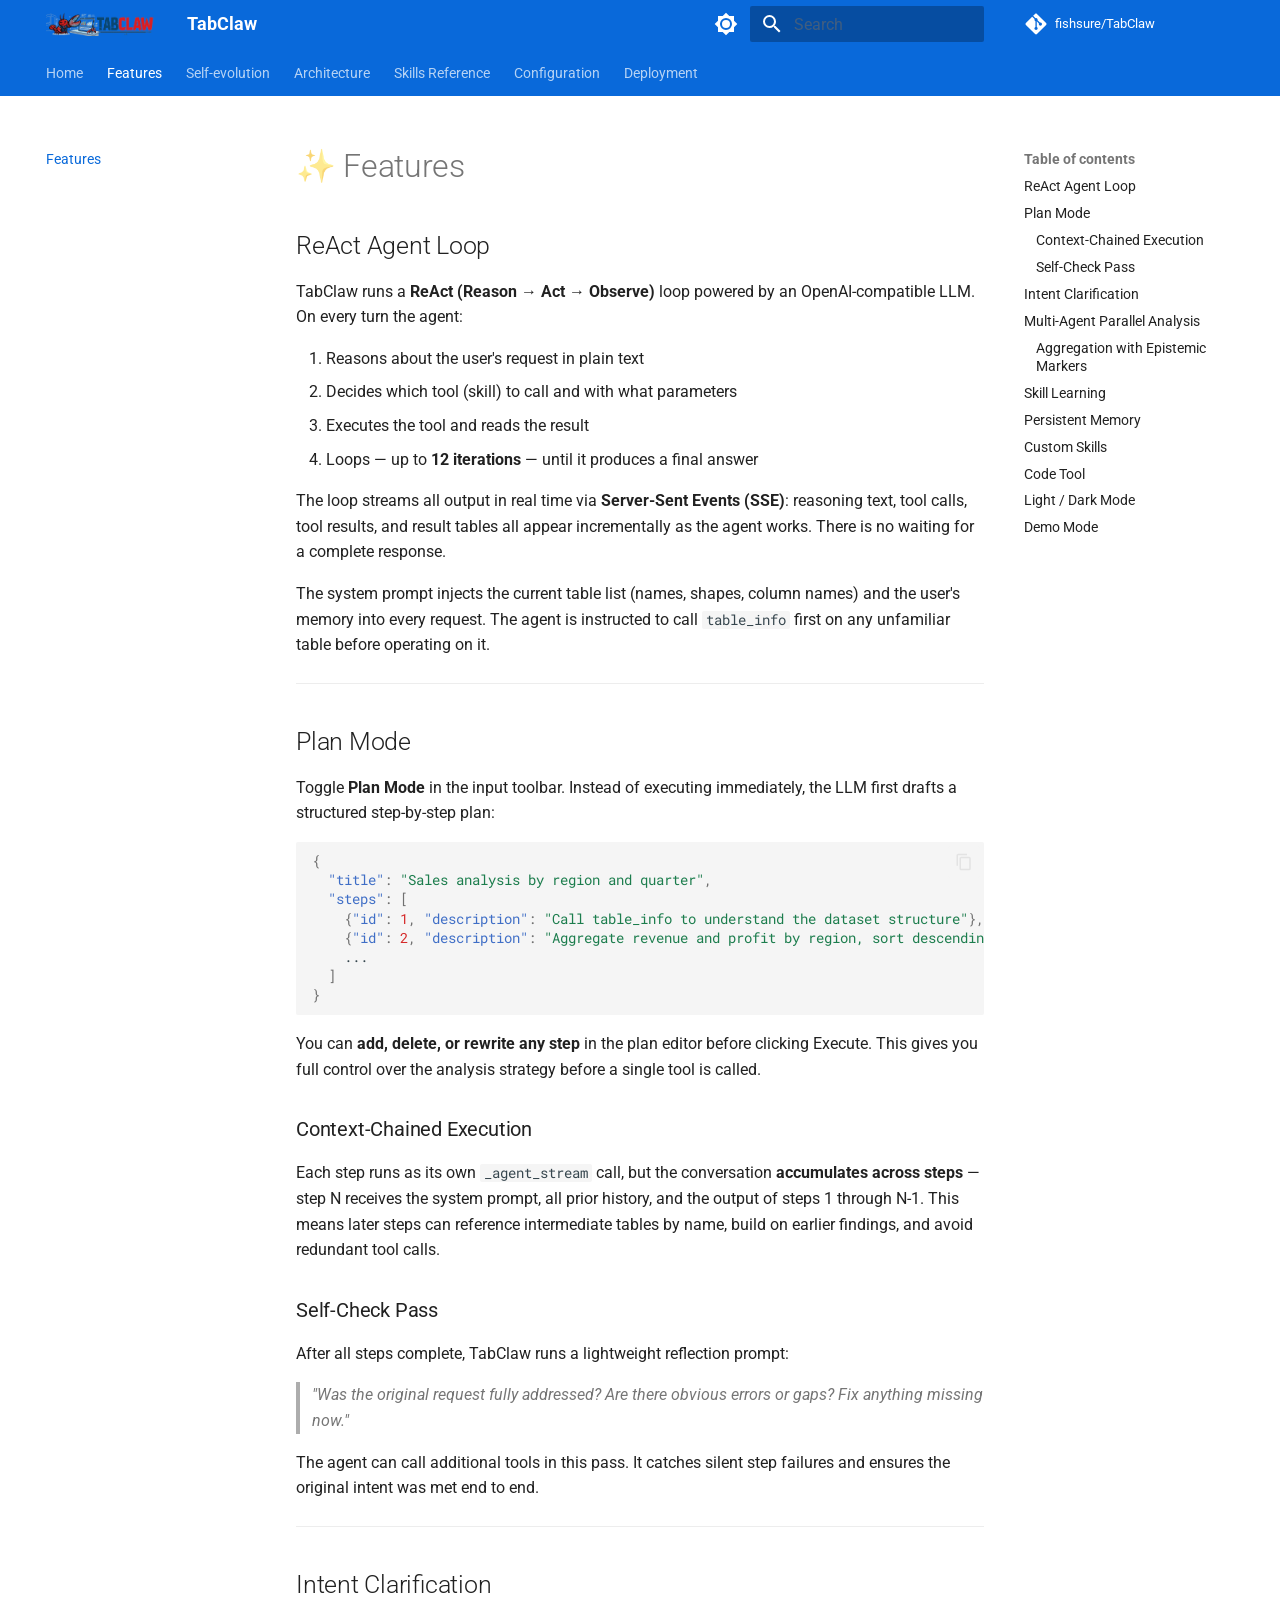
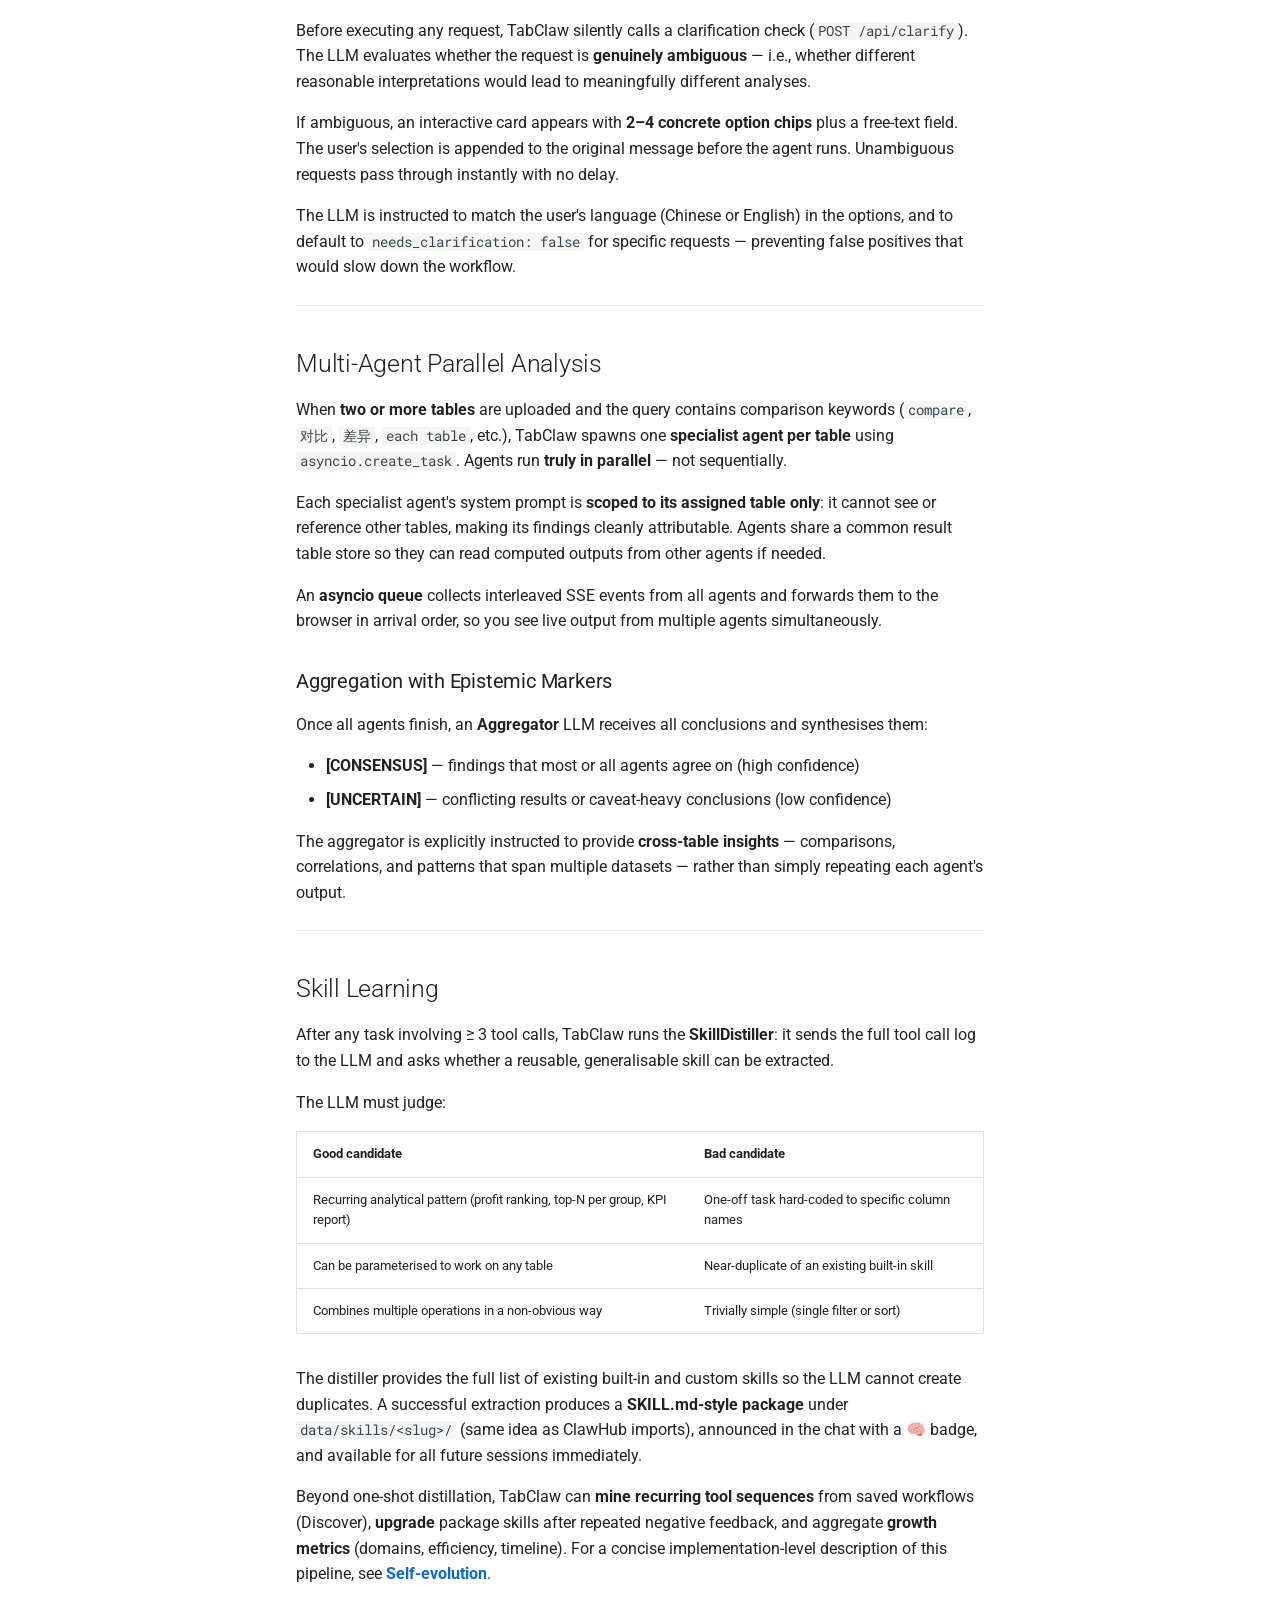
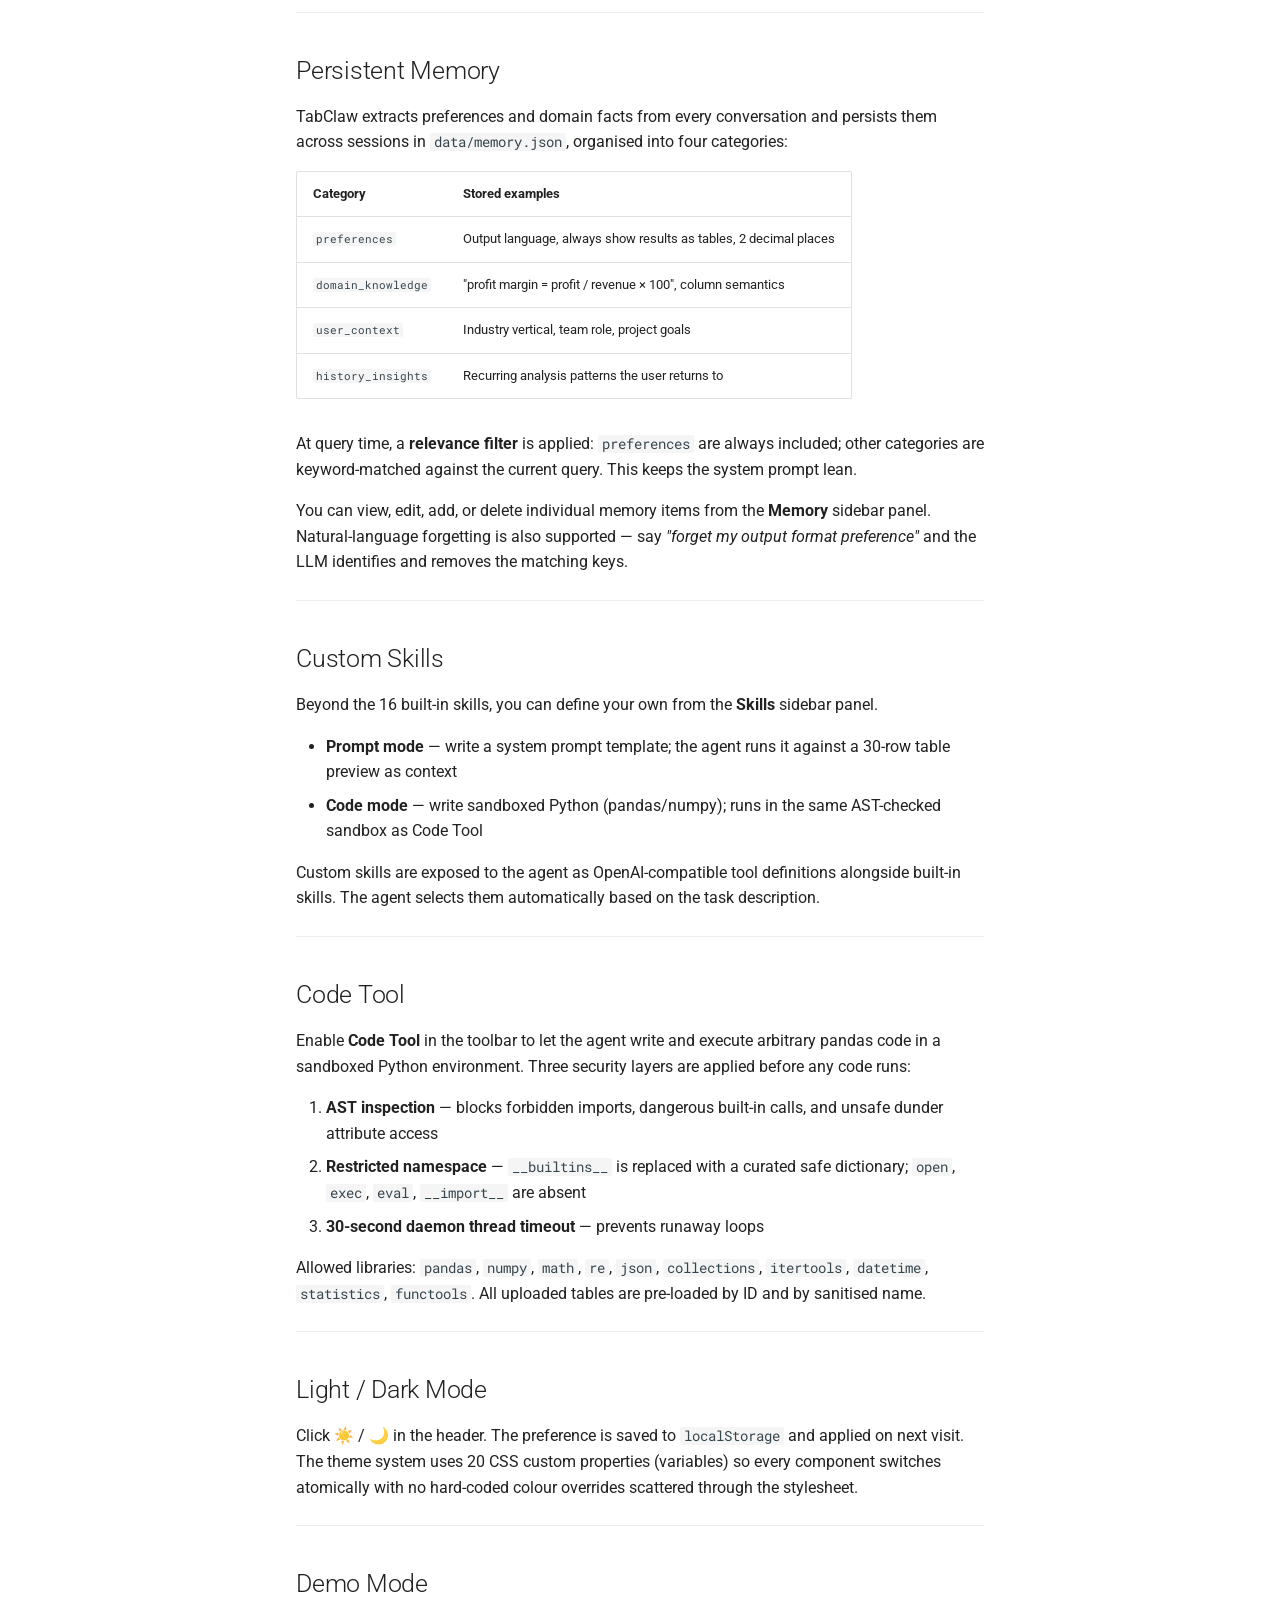
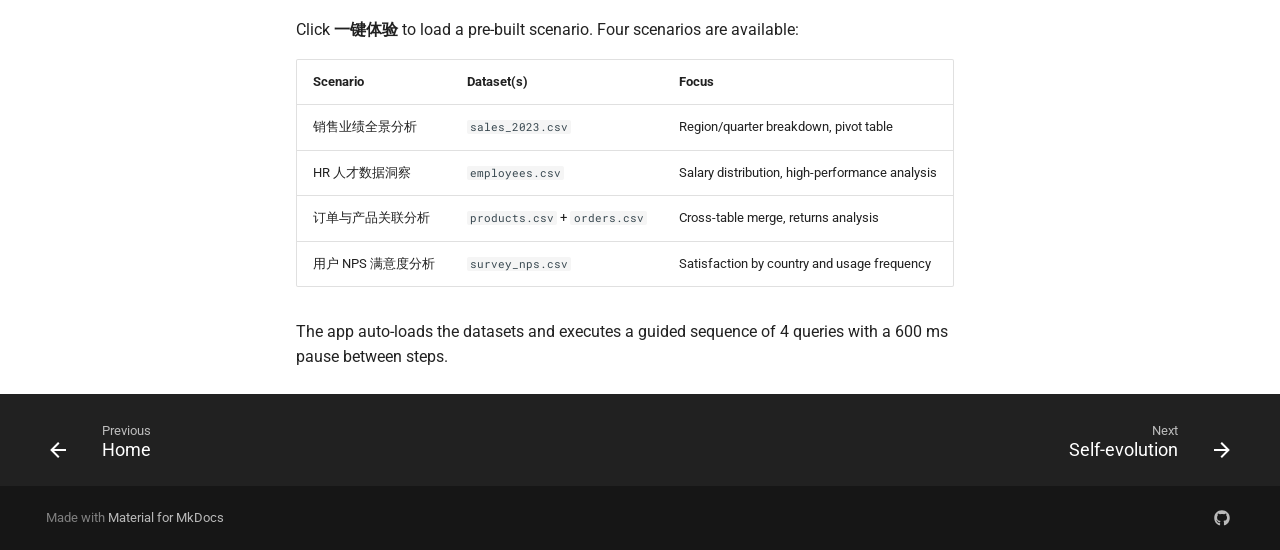
<file: features/index.html>
<!doctype html>
<html lang="en" class="no-js">
  <head>
    
      <meta charset="utf-8">
      <meta name="viewport" content="width=device-width,initial-scale=1">
      
        <meta name="description" content="A local AI agent for conversational table analysis — no SQL, no code, no cloud.">
      
      
        <meta name="author" content="Shuo Yu, Daoyu Wang, Qingchuan Li">
      
      
        <link rel="canonical" href="https://agentr1.github.io/tab-claw/features/">
      
      
        <link rel="prev" href="..">
      
      
        <link rel="next" href="../self_evolution/">
      
      
        
      
      
      <link rel="icon" href="../assets/logo_rmbg.png">
      <meta name="generator" content="mkdocs-1.6.1, mkdocs-material-9.7.6">
    
    
      
        <title>Features - TabClaw</title>
      
    
    
      <link rel="stylesheet" href="../assets/stylesheets/main.484c7ddc.min.css">
      
        
        <link rel="stylesheet" href="../assets/stylesheets/palette.ab4e12ef.min.css">
      
      


    
    
      
    
    
      
        
        
        <link rel="preconnect" href="https://fonts.gstatic.com" crossorigin>
        <link rel="stylesheet" href="https://fonts.googleapis.com/css?family=Roboto:300,300i,400,400i,700,700i%7CRoboto+Mono:400,400i,700,700i&display=fallback">
        <style>:root{--md-text-font:"Roboto";--md-code-font:"Roboto Mono"}</style>
      
    
    
      <link rel="stylesheet" href="../assets/custom.css">
    
    <script>__md_scope=new URL("..",location),__md_hash=e=>[...e].reduce(((e,_)=>(e<<5)-e+_.charCodeAt(0)),0),__md_get=(e,_=localStorage,t=__md_scope)=>JSON.parse(_.getItem(t.pathname+"."+e)),__md_set=(e,_,t=localStorage,a=__md_scope)=>{try{t.setItem(a.pathname+"."+e,JSON.stringify(_))}catch(e){}}</script>
    
      

    
    
  </head>
  
  
    
    
      
    
    
    
    
    <body dir="ltr" data-md-color-scheme="slate" data-md-color-primary="custom" data-md-color-accent="custom">
  
    
    <input class="md-toggle" data-md-toggle="drawer" type="checkbox" id="__drawer" autocomplete="off">
    <input class="md-toggle" data-md-toggle="search" type="checkbox" id="__search" autocomplete="off">
    <label class="md-overlay" for="__drawer"></label>
    <div data-md-component="skip">
      
        
        <a href="#features" class="md-skip">
          Skip to content
        </a>
      
    </div>
    <div data-md-component="announce">
      
    </div>
    
    
      

<header class="md-header" data-md-component="header">
  <nav class="md-header__inner md-grid" aria-label="Header">
    <a href=".." title="TabClaw" class="md-header__button md-logo" aria-label="TabClaw" data-md-component="logo">
      
  <img src="../assets/logo_rmbg.png" alt="logo">

    </a>
    <label class="md-header__button md-icon" for="__drawer">
      
      <svg xmlns="http://www.w3.org/2000/svg" viewBox="0 0 24 24"><path d="M3 6h18v2H3zm0 5h18v2H3zm0 5h18v2H3z"/></svg>
    </label>
    <div class="md-header__title" data-md-component="header-title">
      <div class="md-header__ellipsis">
        <div class="md-header__topic">
          <span class="md-ellipsis">
            TabClaw
          </span>
        </div>
        <div class="md-header__topic" data-md-component="header-topic">
          <span class="md-ellipsis">
            
              Features
            
          </span>
        </div>
      </div>
    </div>
    
      
        <form class="md-header__option" data-md-component="palette">
  
    
    
    
    <input class="md-option" data-md-color-media="(prefers-color-scheme: dark)" data-md-color-scheme="slate" data-md-color-primary="custom" data-md-color-accent="custom"  aria-label="Switch to light mode"  type="radio" name="__palette" id="__palette_0">
    
      <label class="md-header__button md-icon" title="Switch to light mode" for="__palette_1" hidden>
        <svg xmlns="http://www.w3.org/2000/svg" viewBox="0 0 24 24"><path d="M12 18c-.89 0-1.74-.2-2.5-.55C11.56 16.5 13 14.42 13 12s-1.44-4.5-3.5-5.45C10.26 6.2 11.11 6 12 6a6 6 0 0 1 6 6 6 6 0 0 1-6 6m8-9.31V4h-4.69L12 .69 8.69 4H4v4.69L.69 12 4 15.31V20h4.69L12 23.31 15.31 20H20v-4.69L23.31 12z"/></svg>
      </label>
    
  
    
    
    
    <input class="md-option" data-md-color-media="(prefers-color-scheme: light)" data-md-color-scheme="default" data-md-color-primary="custom" data-md-color-accent="custom"  aria-label="Switch to dark mode"  type="radio" name="__palette" id="__palette_1">
    
      <label class="md-header__button md-icon" title="Switch to dark mode" for="__palette_0" hidden>
        <svg xmlns="http://www.w3.org/2000/svg" viewBox="0 0 24 24"><path d="M12 8a4 4 0 0 0-4 4 4 4 0 0 0 4 4 4 4 0 0 0 4-4 4 4 0 0 0-4-4m0 10a6 6 0 0 1-6-6 6 6 0 0 1 6-6 6 6 0 0 1 6 6 6 6 0 0 1-6 6m8-9.31V4h-4.69L12 .69 8.69 4H4v4.69L.69 12 4 15.31V20h4.69L12 23.31 15.31 20H20v-4.69L23.31 12z"/></svg>
      </label>
    
  
</form>
      
    
    
      <script>var palette=__md_get("__palette");if(palette&&palette.color){if("(prefers-color-scheme)"===palette.color.media){var media=matchMedia("(prefers-color-scheme: light)"),input=document.querySelector(media.matches?"[data-md-color-media='(prefers-color-scheme: light)']":"[data-md-color-media='(prefers-color-scheme: dark)']");palette.color.media=input.getAttribute("data-md-color-media"),palette.color.scheme=input.getAttribute("data-md-color-scheme"),palette.color.primary=input.getAttribute("data-md-color-primary"),palette.color.accent=input.getAttribute("data-md-color-accent")}for(var[key,value]of Object.entries(palette.color))document.body.setAttribute("data-md-color-"+key,value)}</script>
    
    
    
      
      
        <label class="md-header__button md-icon" for="__search">
          
          <svg xmlns="http://www.w3.org/2000/svg" viewBox="0 0 24 24"><path d="M9.5 3A6.5 6.5 0 0 1 16 9.5c0 1.61-.59 3.09-1.56 4.23l.27.27h.79l5 5-1.5 1.5-5-5v-.79l-.27-.27A6.52 6.52 0 0 1 9.5 16 6.5 6.5 0 0 1 3 9.5 6.5 6.5 0 0 1 9.5 3m0 2C7 5 5 7 5 9.5S7 14 9.5 14 14 12 14 9.5 12 5 9.5 5"/></svg>
        </label>
        <div class="md-search" data-md-component="search" role="dialog">
  <label class="md-search__overlay" for="__search"></label>
  <div class="md-search__inner" role="search">
    <form class="md-search__form" name="search">
      <input type="text" class="md-search__input" name="query" aria-label="Search" placeholder="Search" autocapitalize="off" autocorrect="off" autocomplete="off" spellcheck="false" data-md-component="search-query" required>
      <label class="md-search__icon md-icon" for="__search">
        
        <svg xmlns="http://www.w3.org/2000/svg" viewBox="0 0 24 24"><path d="M9.5 3A6.5 6.5 0 0 1 16 9.5c0 1.61-.59 3.09-1.56 4.23l.27.27h.79l5 5-1.5 1.5-5-5v-.79l-.27-.27A6.52 6.52 0 0 1 9.5 16 6.5 6.5 0 0 1 3 9.5 6.5 6.5 0 0 1 9.5 3m0 2C7 5 5 7 5 9.5S7 14 9.5 14 14 12 14 9.5 12 5 9.5 5"/></svg>
        
        <svg xmlns="http://www.w3.org/2000/svg" viewBox="0 0 24 24"><path d="M20 11v2H8l5.5 5.5-1.42 1.42L4.16 12l7.92-7.92L13.5 5.5 8 11z"/></svg>
      </label>
      <nav class="md-search__options" aria-label="Search">
        
        <button type="reset" class="md-search__icon md-icon" title="Clear" aria-label="Clear" tabindex="-1">
          
          <svg xmlns="http://www.w3.org/2000/svg" viewBox="0 0 24 24"><path d="M19 6.41 17.59 5 12 10.59 6.41 5 5 6.41 10.59 12 5 17.59 6.41 19 12 13.41 17.59 19 19 17.59 13.41 12z"/></svg>
        </button>
      </nav>
      
        <div class="md-search__suggest" data-md-component="search-suggest"></div>
      
    </form>
    <div class="md-search__output">
      <div class="md-search__scrollwrap" tabindex="0" data-md-scrollfix>
        <div class="md-search-result" data-md-component="search-result">
          <div class="md-search-result__meta">
            Initializing search
          </div>
          <ol class="md-search-result__list" role="presentation"></ol>
        </div>
      </div>
    </div>
  </div>
</div>
      
    
    
      <div class="md-header__source">
        <a href="https://github.com/fishsure/TabClaw" title="Go to repository" class="md-source" data-md-component="source">
  <div class="md-source__icon md-icon">
    
    <svg xmlns="http://www.w3.org/2000/svg" viewBox="0 0 448 512"><!--! Font Awesome Free 7.1.0 by @fontawesome - https://fontawesome.com License - https://fontawesome.com/license/free (Icons: CC BY 4.0, Fonts: SIL OFL 1.1, Code: MIT License) Copyright 2025 Fonticons, Inc.--><path d="M439.6 236.1 244 40.5c-5.4-5.5-12.8-8.5-20.4-8.5s-15 3-20.4 8.4L162.5 81l51.5 51.5c27.1-9.1 52.7 16.8 43.4 43.7l49.7 49.7c34.2-11.8 61.2 31 35.5 56.7-26.5 26.5-70.2-2.9-56-37.3L240.3 199v121.9c25.3 12.5 22.3 41.8 9.1 55-6.4 6.4-15.2 10.1-24.3 10.1s-17.8-3.6-24.3-10.1c-17.6-17.6-11.1-46.9 11.2-56v-123c-20.8-8.5-24.6-30.7-18.6-45L142.6 101 8.5 235.1C3 240.6 0 247.9 0 255.5s3 15 8.5 20.4l195.6 195.7c5.4 5.4 12.7 8.4 20.4 8.4s15-3 20.4-8.4l194.7-194.7c5.4-5.4 8.4-12.8 8.4-20.4s-3-15-8.4-20.4"/></svg>
  </div>
  <div class="md-source__repository">
    fishsure/TabClaw
  </div>
</a>
      </div>
    
  </nav>
  
</header>
    
    <div class="md-container" data-md-component="container">
      
      
        
          
            
<nav class="md-tabs" aria-label="Tabs" data-md-component="tabs">
  <div class="md-grid">
    <ul class="md-tabs__list">
      
        
  
  
  
  
    <li class="md-tabs__item">
      <a href=".." class="md-tabs__link">
        
  
  
    
  
  Home

      </a>
    </li>
  

      
        
  
  
  
    
  
  
    <li class="md-tabs__item md-tabs__item--active">
      <a href="./" class="md-tabs__link">
        
  
  
    
  
  Features

      </a>
    </li>
  

      
        
  
  
  
  
    <li class="md-tabs__item">
      <a href="../self_evolution/" class="md-tabs__link">
        
  
  
    
  
  Self-evolution

      </a>
    </li>
  

      
        
  
  
  
  
    <li class="md-tabs__item">
      <a href="../architecture/" class="md-tabs__link">
        
  
  
    
  
  Architecture

      </a>
    </li>
  

      
        
  
  
  
  
    <li class="md-tabs__item">
      <a href="../skills/" class="md-tabs__link">
        
  
  
    
  
  Skills Reference

      </a>
    </li>
  

      
        
  
  
  
  
    <li class="md-tabs__item">
      <a href="../configuration/" class="md-tabs__link">
        
  
  
    
  
  Configuration

      </a>
    </li>
  

      
        
  
  
  
  
    <li class="md-tabs__item">
      <a href="../deployment/" class="md-tabs__link">
        
  
  
    
  
  Deployment

      </a>
    </li>
  

      
    </ul>
  </div>
</nav>
          
        
      
      <main class="md-main" data-md-component="main">
        <div class="md-main__inner md-grid">
          
            
              
              <div class="md-sidebar md-sidebar--primary" data-md-component="sidebar" data-md-type="navigation" >
                <div class="md-sidebar__scrollwrap">
                  <div class="md-sidebar__inner">
                    


  


<nav class="md-nav md-nav--primary md-nav--lifted" aria-label="Navigation" data-md-level="0">
  <label class="md-nav__title" for="__drawer">
    <a href=".." title="TabClaw" class="md-nav__button md-logo" aria-label="TabClaw" data-md-component="logo">
      
  <img src="../assets/logo_rmbg.png" alt="logo">

    </a>
    TabClaw
  </label>
  
    <div class="md-nav__source">
      <a href="https://github.com/fishsure/TabClaw" title="Go to repository" class="md-source" data-md-component="source">
  <div class="md-source__icon md-icon">
    
    <svg xmlns="http://www.w3.org/2000/svg" viewBox="0 0 448 512"><!--! Font Awesome Free 7.1.0 by @fontawesome - https://fontawesome.com License - https://fontawesome.com/license/free (Icons: CC BY 4.0, Fonts: SIL OFL 1.1, Code: MIT License) Copyright 2025 Fonticons, Inc.--><path d="M439.6 236.1 244 40.5c-5.4-5.5-12.8-8.5-20.4-8.5s-15 3-20.4 8.4L162.5 81l51.5 51.5c27.1-9.1 52.7 16.8 43.4 43.7l49.7 49.7c34.2-11.8 61.2 31 35.5 56.7-26.5 26.5-70.2-2.9-56-37.3L240.3 199v121.9c25.3 12.5 22.3 41.8 9.1 55-6.4 6.4-15.2 10.1-24.3 10.1s-17.8-3.6-24.3-10.1c-17.6-17.6-11.1-46.9 11.2-56v-123c-20.8-8.5-24.6-30.7-18.6-45L142.6 101 8.5 235.1C3 240.6 0 247.9 0 255.5s3 15 8.5 20.4l195.6 195.7c5.4 5.4 12.7 8.4 20.4 8.4s15-3 20.4-8.4l194.7-194.7c5.4-5.4 8.4-12.8 8.4-20.4s-3-15-8.4-20.4"/></svg>
  </div>
  <div class="md-source__repository">
    fishsure/TabClaw
  </div>
</a>
    </div>
  
  <ul class="md-nav__list" data-md-scrollfix>
    
      
      
  
  
  
  
    <li class="md-nav__item">
      <a href=".." class="md-nav__link">
        
  
  
  <span class="md-ellipsis">
    
  
    Home
  

    
  </span>
  
  

      </a>
    </li>
  

    
      
      
  
  
    
  
  
  
    <li class="md-nav__item md-nav__item--active">
      
      <input class="md-nav__toggle md-toggle" type="checkbox" id="__toc">
      
      
        
      
      
        <label class="md-nav__link md-nav__link--active" for="__toc">
          
  
  
  <span class="md-ellipsis">
    
  
    Features
  

    
  </span>
  
  

          <span class="md-nav__icon md-icon"></span>
        </label>
      
      <a href="./" class="md-nav__link md-nav__link--active">
        
  
  
  <span class="md-ellipsis">
    
  
    Features
  

    
  </span>
  
  

      </a>
      
        

<nav class="md-nav md-nav--secondary" aria-label="Table of contents">
  
  
  
    
  
  
    <label class="md-nav__title" for="__toc">
      <span class="md-nav__icon md-icon"></span>
      Table of contents
    </label>
    <ul class="md-nav__list" data-md-component="toc" data-md-scrollfix>
      
        <li class="md-nav__item">
  <a href="#react-agent-loop" class="md-nav__link">
    <span class="md-ellipsis">
      
        ReAct Agent Loop
      
    </span>
  </a>
  
</li>
      
        <li class="md-nav__item">
  <a href="#plan-mode" class="md-nav__link">
    <span class="md-ellipsis">
      
        Plan Mode
      
    </span>
  </a>
  
    <nav class="md-nav" aria-label="Plan Mode">
      <ul class="md-nav__list">
        
          <li class="md-nav__item">
  <a href="#context-chained-execution" class="md-nav__link">
    <span class="md-ellipsis">
      
        Context-Chained Execution
      
    </span>
  </a>
  
</li>
        
          <li class="md-nav__item">
  <a href="#self-check-pass" class="md-nav__link">
    <span class="md-ellipsis">
      
        Self-Check Pass
      
    </span>
  </a>
  
</li>
        
      </ul>
    </nav>
  
</li>
      
        <li class="md-nav__item">
  <a href="#intent-clarification" class="md-nav__link">
    <span class="md-ellipsis">
      
        Intent Clarification
      
    </span>
  </a>
  
</li>
      
        <li class="md-nav__item">
  <a href="#multi-agent-parallel-analysis" class="md-nav__link">
    <span class="md-ellipsis">
      
        Multi-Agent Parallel Analysis
      
    </span>
  </a>
  
    <nav class="md-nav" aria-label="Multi-Agent Parallel Analysis">
      <ul class="md-nav__list">
        
          <li class="md-nav__item">
  <a href="#aggregation-with-epistemic-markers" class="md-nav__link">
    <span class="md-ellipsis">
      
        Aggregation with Epistemic Markers
      
    </span>
  </a>
  
</li>
        
      </ul>
    </nav>
  
</li>
      
        <li class="md-nav__item">
  <a href="#skill-learning" class="md-nav__link">
    <span class="md-ellipsis">
      
        Skill Learning
      
    </span>
  </a>
  
</li>
      
        <li class="md-nav__item">
  <a href="#persistent-memory" class="md-nav__link">
    <span class="md-ellipsis">
      
        Persistent Memory
      
    </span>
  </a>
  
</li>
      
        <li class="md-nav__item">
  <a href="#custom-skills" class="md-nav__link">
    <span class="md-ellipsis">
      
        Custom Skills
      
    </span>
  </a>
  
</li>
      
        <li class="md-nav__item">
  <a href="#code-tool" class="md-nav__link">
    <span class="md-ellipsis">
      
        Code Tool
      
    </span>
  </a>
  
</li>
      
        <li class="md-nav__item">
  <a href="#light-dark-mode" class="md-nav__link">
    <span class="md-ellipsis">
      
        Light / Dark Mode
      
    </span>
  </a>
  
</li>
      
        <li class="md-nav__item">
  <a href="#demo-mode" class="md-nav__link">
    <span class="md-ellipsis">
      
        Demo Mode
      
    </span>
  </a>
  
</li>
      
    </ul>
  
</nav>
      
    </li>
  

    
      
      
  
  
  
  
    <li class="md-nav__item">
      <a href="../self_evolution/" class="md-nav__link">
        
  
  
  <span class="md-ellipsis">
    
  
    Self-evolution
  

    
  </span>
  
  

      </a>
    </li>
  

    
      
      
  
  
  
  
    <li class="md-nav__item">
      <a href="../architecture/" class="md-nav__link">
        
  
  
  <span class="md-ellipsis">
    
  
    Architecture
  

    
  </span>
  
  

      </a>
    </li>
  

    
      
      
  
  
  
  
    <li class="md-nav__item">
      <a href="../skills/" class="md-nav__link">
        
  
  
  <span class="md-ellipsis">
    
  
    Skills Reference
  

    
  </span>
  
  

      </a>
    </li>
  

    
      
      
  
  
  
  
    <li class="md-nav__item">
      <a href="../configuration/" class="md-nav__link">
        
  
  
  <span class="md-ellipsis">
    
  
    Configuration
  

    
  </span>
  
  

      </a>
    </li>
  

    
      
      
  
  
  
  
    <li class="md-nav__item">
      <a href="../deployment/" class="md-nav__link">
        
  
  
  <span class="md-ellipsis">
    
  
    Deployment
  

    
  </span>
  
  

      </a>
    </li>
  

    
  </ul>
</nav>
                  </div>
                </div>
              </div>
            
            
              
              <div class="md-sidebar md-sidebar--secondary" data-md-component="sidebar" data-md-type="toc" >
                <div class="md-sidebar__scrollwrap">
                  <div class="md-sidebar__inner">
                    

<nav class="md-nav md-nav--secondary" aria-label="Table of contents">
  
  
  
    
  
  
    <label class="md-nav__title" for="__toc">
      <span class="md-nav__icon md-icon"></span>
      Table of contents
    </label>
    <ul class="md-nav__list" data-md-component="toc" data-md-scrollfix>
      
        <li class="md-nav__item">
  <a href="#react-agent-loop" class="md-nav__link">
    <span class="md-ellipsis">
      
        ReAct Agent Loop
      
    </span>
  </a>
  
</li>
      
        <li class="md-nav__item">
  <a href="#plan-mode" class="md-nav__link">
    <span class="md-ellipsis">
      
        Plan Mode
      
    </span>
  </a>
  
    <nav class="md-nav" aria-label="Plan Mode">
      <ul class="md-nav__list">
        
          <li class="md-nav__item">
  <a href="#context-chained-execution" class="md-nav__link">
    <span class="md-ellipsis">
      
        Context-Chained Execution
      
    </span>
  </a>
  
</li>
        
          <li class="md-nav__item">
  <a href="#self-check-pass" class="md-nav__link">
    <span class="md-ellipsis">
      
        Self-Check Pass
      
    </span>
  </a>
  
</li>
        
      </ul>
    </nav>
  
</li>
      
        <li class="md-nav__item">
  <a href="#intent-clarification" class="md-nav__link">
    <span class="md-ellipsis">
      
        Intent Clarification
      
    </span>
  </a>
  
</li>
      
        <li class="md-nav__item">
  <a href="#multi-agent-parallel-analysis" class="md-nav__link">
    <span class="md-ellipsis">
      
        Multi-Agent Parallel Analysis
      
    </span>
  </a>
  
    <nav class="md-nav" aria-label="Multi-Agent Parallel Analysis">
      <ul class="md-nav__list">
        
          <li class="md-nav__item">
  <a href="#aggregation-with-epistemic-markers" class="md-nav__link">
    <span class="md-ellipsis">
      
        Aggregation with Epistemic Markers
      
    </span>
  </a>
  
</li>
        
      </ul>
    </nav>
  
</li>
      
        <li class="md-nav__item">
  <a href="#skill-learning" class="md-nav__link">
    <span class="md-ellipsis">
      
        Skill Learning
      
    </span>
  </a>
  
</li>
      
        <li class="md-nav__item">
  <a href="#persistent-memory" class="md-nav__link">
    <span class="md-ellipsis">
      
        Persistent Memory
      
    </span>
  </a>
  
</li>
      
        <li class="md-nav__item">
  <a href="#custom-skills" class="md-nav__link">
    <span class="md-ellipsis">
      
        Custom Skills
      
    </span>
  </a>
  
</li>
      
        <li class="md-nav__item">
  <a href="#code-tool" class="md-nav__link">
    <span class="md-ellipsis">
      
        Code Tool
      
    </span>
  </a>
  
</li>
      
        <li class="md-nav__item">
  <a href="#light-dark-mode" class="md-nav__link">
    <span class="md-ellipsis">
      
        Light / Dark Mode
      
    </span>
  </a>
  
</li>
      
        <li class="md-nav__item">
  <a href="#demo-mode" class="md-nav__link">
    <span class="md-ellipsis">
      
        Demo Mode
      
    </span>
  </a>
  
</li>
      
    </ul>
  
</nav>
                  </div>
                </div>
              </div>
            
          
          
            <div class="md-content" data-md-component="content">
              
              <article class="md-content__inner md-typeset">
                
                  



<h1 id="features">✨ Features<a class="headerlink" href="#features" title="Permanent link">&para;</a></h1>
<h2 id="react-agent-loop">ReAct Agent Loop<a class="headerlink" href="#react-agent-loop" title="Permanent link">&para;</a></h2>
<p>TabClaw runs a <strong>ReAct (Reason → Act → Observe)</strong> loop powered by an OpenAI-compatible LLM. On every turn the agent:</p>
<ol>
<li>Reasons about the user's request in plain text</li>
<li>Decides which tool (skill) to call and with what parameters</li>
<li>Executes the tool and reads the result</li>
<li>Loops — up to <strong>12 iterations</strong> — until it produces a final answer</li>
</ol>
<p>The loop streams all output in real time via <strong>Server-Sent Events (SSE)</strong>: reasoning text, tool calls, tool results, and result tables all appear incrementally as the agent works. There is no waiting for a complete response.</p>
<p>The system prompt injects the current table list (names, shapes, column names) and the user's memory into every request. The agent is instructed to call <code>table_info</code> first on any unfamiliar table before operating on it.</p>
<hr />
<h2 id="plan-mode">Plan Mode<a class="headerlink" href="#plan-mode" title="Permanent link">&para;</a></h2>
<p>Toggle <strong>Plan Mode</strong> in the input toolbar. Instead of executing immediately, the LLM first drafts a structured step-by-step plan:</p>
<div class="language-json highlight"><pre><span></span><code><span id="__span-0-1"><a id="__codelineno-0-1" name="__codelineno-0-1" href="#__codelineno-0-1"></a><span class="p">{</span>
</span><span id="__span-0-2"><a id="__codelineno-0-2" name="__codelineno-0-2" href="#__codelineno-0-2"></a><span class="w">  </span><span class="nt">&quot;title&quot;</span><span class="p">:</span><span class="w"> </span><span class="s2">&quot;Sales analysis by region and quarter&quot;</span><span class="p">,</span>
</span><span id="__span-0-3"><a id="__codelineno-0-3" name="__codelineno-0-3" href="#__codelineno-0-3"></a><span class="w">  </span><span class="nt">&quot;steps&quot;</span><span class="p">:</span><span class="w"> </span><span class="p">[</span>
</span><span id="__span-0-4"><a id="__codelineno-0-4" name="__codelineno-0-4" href="#__codelineno-0-4"></a><span class="w">    </span><span class="p">{</span><span class="nt">&quot;id&quot;</span><span class="p">:</span><span class="w"> </span><span class="mi">1</span><span class="p">,</span><span class="w"> </span><span class="nt">&quot;description&quot;</span><span class="p">:</span><span class="w"> </span><span class="s2">&quot;Call table_info to understand the dataset structure&quot;</span><span class="p">},</span>
</span><span id="__span-0-5"><a id="__codelineno-0-5" name="__codelineno-0-5" href="#__codelineno-0-5"></a><span class="w">    </span><span class="p">{</span><span class="nt">&quot;id&quot;</span><span class="p">:</span><span class="w"> </span><span class="mi">2</span><span class="p">,</span><span class="w"> </span><span class="nt">&quot;description&quot;</span><span class="p">:</span><span class="w"> </span><span class="s2">&quot;Aggregate revenue and profit by region, sort descending&quot;</span><span class="p">},</span>
</span><span id="__span-0-6"><a id="__codelineno-0-6" name="__codelineno-0-6" href="#__codelineno-0-6"></a><span class="w">    </span><span class="err">...</span>
</span><span id="__span-0-7"><a id="__codelineno-0-7" name="__codelineno-0-7" href="#__codelineno-0-7"></a><span class="w">  </span><span class="p">]</span>
</span><span id="__span-0-8"><a id="__codelineno-0-8" name="__codelineno-0-8" href="#__codelineno-0-8"></a><span class="p">}</span>
</span></code></pre></div>
<p>You can <strong>add, delete, or rewrite any step</strong> in the plan editor before clicking Execute. This gives you full control over the analysis strategy before a single tool is called.</p>
<h3 id="context-chained-execution">Context-Chained Execution<a class="headerlink" href="#context-chained-execution" title="Permanent link">&para;</a></h3>
<p>Each step runs as its own <code>_agent_stream</code> call, but the conversation <strong>accumulates across steps</strong> — step N receives the system prompt, all prior history, and the output of steps 1 through N-1. This means later steps can reference intermediate tables by name, build on earlier findings, and avoid redundant tool calls.</p>
<h3 id="self-check-pass">Self-Check Pass<a class="headerlink" href="#self-check-pass" title="Permanent link">&para;</a></h3>
<p>After all steps complete, TabClaw runs a lightweight reflection prompt:</p>
<blockquote>
<p><em>"Was the original request fully addressed? Are there obvious errors or gaps? Fix anything missing now."</em></p>
</blockquote>
<p>The agent can call additional tools in this pass. It catches silent step failures and ensures the original intent was met end to end.</p>
<hr />
<h2 id="intent-clarification">Intent Clarification<a class="headerlink" href="#intent-clarification" title="Permanent link">&para;</a></h2>
<p>Before executing any request, TabClaw silently calls a clarification check (<code>POST /api/clarify</code>). The LLM evaluates whether the request is <strong>genuinely ambiguous</strong> — i.e., whether different reasonable interpretations would lead to meaningfully different analyses.</p>
<p>If ambiguous, an interactive card appears with <strong>2–4 concrete option chips</strong> plus a free-text field. The user's selection is appended to the original message before the agent runs. Unambiguous requests pass through instantly with no delay.</p>
<p>The LLM is instructed to match the user's language (Chinese or English) in the options, and to default to <code>needs_clarification: false</code> for specific requests — preventing false positives that would slow down the workflow.</p>
<hr />
<h2 id="multi-agent-parallel-analysis">Multi-Agent Parallel Analysis<a class="headerlink" href="#multi-agent-parallel-analysis" title="Permanent link">&para;</a></h2>
<p>When <strong>two or more tables</strong> are uploaded and the query contains comparison keywords (<code>compare</code>, <code>对比</code>, <code>差异</code>, <code>each table</code>, etc.), TabClaw spawns one <strong>specialist agent per table</strong> using <code>asyncio.create_task</code>. Agents run <strong>truly in parallel</strong> — not sequentially.</p>
<p>Each specialist agent's system prompt is <strong>scoped to its assigned table only</strong>: it cannot see or reference other tables, making its findings cleanly attributable. Agents share a common result table store so they can read computed outputs from other agents if needed.</p>
<p>An <strong>asyncio queue</strong> collects interleaved SSE events from all agents and forwards them to the browser in arrival order, so you see live output from multiple agents simultaneously.</p>
<h3 id="aggregation-with-epistemic-markers">Aggregation with Epistemic Markers<a class="headerlink" href="#aggregation-with-epistemic-markers" title="Permanent link">&para;</a></h3>
<p>Once all agents finish, an <strong>Aggregator</strong> LLM receives all conclusions and synthesises them:</p>
<ul>
<li><strong>[CONSENSUS]</strong> — findings that most or all agents agree on (high confidence)</li>
<li><strong>[UNCERTAIN]</strong> — conflicting results or caveat-heavy conclusions (low confidence)</li>
</ul>
<p>The aggregator is explicitly instructed to provide <strong>cross-table insights</strong> — comparisons, correlations, and patterns that span multiple datasets — rather than simply repeating each agent's output.</p>
<hr />
<h2 id="skill-learning">Skill Learning<a class="headerlink" href="#skill-learning" title="Permanent link">&para;</a></h2>
<p>After any task involving ≥ 3 tool calls, TabClaw runs the <strong>SkillDistiller</strong>: it sends the full tool call log to the LLM and asks whether a reusable, generalisable skill can be extracted.</p>
<p>The LLM must judge:</p>
<table>
<thead>
<tr>
<th>Good candidate</th>
<th>Bad candidate</th>
</tr>
</thead>
<tbody>
<tr>
<td>Recurring analytical pattern (profit ranking, top-N per group, KPI report)</td>
<td>One-off task hard-coded to specific column names</td>
</tr>
<tr>
<td>Can be parameterised to work on any table</td>
<td>Near-duplicate of an existing built-in skill</td>
</tr>
<tr>
<td>Combines multiple operations in a non-obvious way</td>
<td>Trivially simple (single filter or sort)</td>
</tr>
</tbody>
</table>
<p>The distiller provides the full list of existing built-in and custom skills so the LLM cannot create duplicates. A successful extraction produces a <strong>SKILL.md-style package</strong> under <code>data/skills/&lt;slug&gt;/</code> (same idea as ClawHub imports), announced in the chat with a 🧠 badge, and available for all future sessions immediately.</p>
<p>Beyond one-shot distillation, TabClaw can <strong>mine recurring tool sequences</strong> from saved workflows (Discover), <strong>upgrade</strong> package skills after repeated negative feedback, and aggregate <strong>growth metrics</strong> (domains, efficiency, timeline). For a concise implementation-level description of this pipeline, see <strong><a href="../self_evolution/">Self-evolution</a></strong>.</p>
<hr />
<h2 id="persistent-memory">Persistent Memory<a class="headerlink" href="#persistent-memory" title="Permanent link">&para;</a></h2>
<p>TabClaw extracts preferences and domain facts from every conversation and persists them across sessions in <code>data/memory.json</code>, organised into four categories:</p>
<table>
<thead>
<tr>
<th>Category</th>
<th>Stored examples</th>
</tr>
</thead>
<tbody>
<tr>
<td><code>preferences</code></td>
<td>Output language, always show results as tables, 2 decimal places</td>
</tr>
<tr>
<td><code>domain_knowledge</code></td>
<td>"profit margin = profit / revenue × 100", column semantics</td>
</tr>
<tr>
<td><code>user_context</code></td>
<td>Industry vertical, team role, project goals</td>
</tr>
<tr>
<td><code>history_insights</code></td>
<td>Recurring analysis patterns the user returns to</td>
</tr>
</tbody>
</table>
<p>At query time, a <strong>relevance filter</strong> is applied: <code>preferences</code> are always included; other categories are keyword-matched against the current query. This keeps the system prompt lean.</p>
<p>You can view, edit, add, or delete individual memory items from the <strong>Memory</strong> sidebar panel. Natural-language forgetting is also supported — say <em>"forget my output format preference"</em> and the LLM identifies and removes the matching keys.</p>
<hr />
<h2 id="custom-skills">Custom Skills<a class="headerlink" href="#custom-skills" title="Permanent link">&para;</a></h2>
<p>Beyond the 16 built-in skills, you can define your own from the <strong>Skills</strong> sidebar panel.</p>
<ul>
<li><strong>Prompt mode</strong> — write a system prompt template; the agent runs it against a 30-row table preview as context</li>
<li><strong>Code mode</strong> — write sandboxed Python (pandas/numpy); runs in the same AST-checked sandbox as Code Tool</li>
</ul>
<p>Custom skills are exposed to the agent as OpenAI-compatible tool definitions alongside built-in skills. The agent selects them automatically based on the task description.</p>
<hr />
<h2 id="code-tool">Code Tool<a class="headerlink" href="#code-tool" title="Permanent link">&para;</a></h2>
<p>Enable <strong>Code Tool</strong> in the toolbar to let the agent write and execute arbitrary pandas code in a sandboxed Python environment. Three security layers are applied before any code runs:</p>
<ol>
<li><strong>AST inspection</strong> — blocks forbidden imports, dangerous built-in calls, and unsafe dunder attribute access</li>
<li><strong>Restricted namespace</strong> — <code>__builtins__</code> is replaced with a curated safe dictionary; <code>open</code>, <code>exec</code>, <code>eval</code>, <code>__import__</code> are absent</li>
<li><strong>30-second daemon thread timeout</strong> — prevents runaway loops</li>
</ol>
<p>Allowed libraries: <code>pandas</code>, <code>numpy</code>, <code>math</code>, <code>re</code>, <code>json</code>, <code>collections</code>, <code>itertools</code>, <code>datetime</code>, <code>statistics</code>, <code>functools</code>. All uploaded tables are pre-loaded by ID and by sanitised name.</p>
<hr />
<h2 id="light-dark-mode">Light / Dark Mode<a class="headerlink" href="#light-dark-mode" title="Permanent link">&para;</a></h2>
<p>Click ☀️ / 🌙 in the header. The preference is saved to <code>localStorage</code> and applied on next visit. The theme system uses 20 CSS custom properties (variables) so every component switches atomically with no hard-coded colour overrides scattered through the stylesheet.</p>
<hr />
<h2 id="demo-mode">Demo Mode<a class="headerlink" href="#demo-mode" title="Permanent link">&para;</a></h2>
<p>Click <strong>一键体验</strong> to load a pre-built scenario. Four scenarios are available:</p>
<table>
<thead>
<tr>
<th>Scenario</th>
<th>Dataset(s)</th>
<th>Focus</th>
</tr>
</thead>
<tbody>
<tr>
<td>销售业绩全景分析</td>
<td><code>sales_2023.csv</code></td>
<td>Region/quarter breakdown, pivot table</td>
</tr>
<tr>
<td>HR 人才数据洞察</td>
<td><code>employees.csv</code></td>
<td>Salary distribution, high-performance analysis</td>
</tr>
<tr>
<td>订单与产品关联分析</td>
<td><code>products.csv</code> + <code>orders.csv</code></td>
<td>Cross-table merge, returns analysis</td>
</tr>
<tr>
<td>用户 NPS 满意度分析</td>
<td><code>survey_nps.csv</code></td>
<td>Satisfaction by country and usage frequency</td>
</tr>
</tbody>
</table>
<p>The app auto-loads the datasets and executes a guided sequence of 4 queries with a 600 ms pause between steps.</p>












                
              </article>
            </div>
          
          
<script>var target=document.getElementById(location.hash.slice(1));target&&target.name&&(target.checked=target.name.startsWith("__tabbed_"))</script>
        </div>
        
          <button type="button" class="md-top md-icon" data-md-component="top" hidden>
  
  <svg xmlns="http://www.w3.org/2000/svg" viewBox="0 0 24 24"><path d="M13 20h-2V8l-5.5 5.5-1.42-1.42L12 4.16l7.92 7.92-1.42 1.42L13 8z"/></svg>
  Back to top
</button>
        
      </main>
      
        <footer class="md-footer">
  
    
      
      <nav class="md-footer__inner md-grid" aria-label="Footer" >
        
          
          <a href=".." class="md-footer__link md-footer__link--prev" aria-label="Previous: Home">
            <div class="md-footer__button md-icon">
              
              <svg xmlns="http://www.w3.org/2000/svg" viewBox="0 0 24 24"><path d="M20 11v2H8l5.5 5.5-1.42 1.42L4.16 12l7.92-7.92L13.5 5.5 8 11z"/></svg>
            </div>
            <div class="md-footer__title">
              <span class="md-footer__direction">
                Previous
              </span>
              <div class="md-ellipsis">
                Home
              </div>
            </div>
          </a>
        
        
          
          <a href="../self_evolution/" class="md-footer__link md-footer__link--next" aria-label="Next: Self-evolution">
            <div class="md-footer__title">
              <span class="md-footer__direction">
                Next
              </span>
              <div class="md-ellipsis">
                Self-evolution
              </div>
            </div>
            <div class="md-footer__button md-icon">
              
              <svg xmlns="http://www.w3.org/2000/svg" viewBox="0 0 24 24"><path d="M4 11v2h12l-5.5 5.5 1.42 1.42L19.84 12l-7.92-7.92L10.5 5.5 16 11z"/></svg>
            </div>
          </a>
        
      </nav>
    
  
  <div class="md-footer-meta md-typeset">
    <div class="md-footer-meta__inner md-grid">
      <div class="md-copyright">
  
  
    Made with
    <a href="https://squidfunk.github.io/mkdocs-material/" target="_blank" rel="noopener">
      Material for MkDocs
    </a>
  
</div>
      
        
<div class="md-social">
  
    
    
    
    
    <a href="https://github.com/fishsure/TabClaw" target="_blank" rel="noopener" title="TabClaw on GitHub" class="md-social__link">
      <svg xmlns="http://www.w3.org/2000/svg" viewBox="0 0 512 512"><!--! Font Awesome Free 7.1.0 by @fontawesome - https://fontawesome.com License - https://fontawesome.com/license/free (Icons: CC BY 4.0, Fonts: SIL OFL 1.1, Code: MIT License) Copyright 2025 Fonticons, Inc.--><path d="M173.9 397.4c0 2-2.3 3.6-5.2 3.6-3.3.3-5.6-1.3-5.6-3.6 0-2 2.3-3.6 5.2-3.6 3-.3 5.6 1.3 5.6 3.6m-31.1-4.5c-.7 2 1.3 4.3 4.3 4.9 2.6 1 5.6 0 6.2-2s-1.3-4.3-4.3-5.2c-2.6-.7-5.5.3-6.2 2.3m44.2-1.7c-2.9.7-4.9 2.6-4.6 4.9.3 2 2.9 3.3 5.9 2.6 2.9-.7 4.9-2.6 4.6-4.6-.3-1.9-3-3.2-5.9-2.9M252.8 8C114.1 8 8 113.3 8 252c0 110.9 69.8 205.8 169.5 239.2 12.8 2.3 17.3-5.6 17.3-12.1 0-6.2-.3-40.4-.3-61.4 0 0-70 15-84.7-29.8 0 0-11.4-29.1-27.8-36.6 0 0-22.9-15.7 1.6-15.4 0 0 24.9 2 38.6 25.8 21.9 38.6 58.6 27.5 72.9 20.9 2.3-16 8.8-27.1 16-33.7-55.9-6.2-112.3-14.3-112.3-110.5 0-27.5 7.6-41.3 23.6-58.9-2.6-6.5-11.1-33.3 2.6-67.9 20.9-6.5 69 27 69 27 20-5.6 41.5-8.5 62.8-8.5s42.8 2.9 62.8 8.5c0 0 48.1-33.6 69-27 13.7 34.7 5.2 61.4 2.6 67.9 16 17.7 25.8 31.5 25.8 58.9 0 96.5-58.9 104.2-114.8 110.5 9.2 7.9 17 22.9 17 46.4 0 33.7-.3 75.4-.3 83.6 0 6.5 4.6 14.4 17.3 12.1C436.2 457.8 504 362.9 504 252 504 113.3 391.5 8 252.8 8M105.2 352.9c-1.3 1-1 3.3.7 5.2 1.6 1.6 3.9 2.3 5.2 1 1.3-1 1-3.3-.7-5.2-1.6-1.6-3.9-2.3-5.2-1m-10.8-8.1c-.7 1.3.3 2.9 2.3 3.9 1.6 1 3.6.7 4.3-.7.7-1.3-.3-2.9-2.3-3.9-2-.6-3.6-.3-4.3.7m32.4 35.6c-1.6 1.3-1 4.3 1.3 6.2 2.3 2.3 5.2 2.6 6.5 1 1.3-1.3.7-4.3-1.3-6.2-2.2-2.3-5.2-2.6-6.5-1m-11.4-14.7c-1.6 1-1.6 3.6 0 5.9s4.3 3.3 5.6 2.3c1.6-1.3 1.6-3.9 0-6.2-1.4-2.3-4-3.3-5.6-2"/></svg>
    </a>
  
</div>
      
    </div>
  </div>
</footer>
      
    </div>
    <div class="md-dialog" data-md-component="dialog">
      <div class="md-dialog__inner md-typeset"></div>
    </div>
    
    
    
      
      
      <script id="__config" type="application/json">{"annotate": null, "base": "..", "features": ["navigation.tabs", "navigation.sections", "navigation.top", "navigation.footer", "content.code.copy", "content.code.annotate", "search.highlight", "search.suggest", "announce.dismiss"], "search": "../assets/javascripts/workers/search.2c215733.min.js", "tags": null, "translations": {"clipboard.copied": "Copied to clipboard", "clipboard.copy": "Copy to clipboard", "search.result.more.one": "1 more on this page", "search.result.more.other": "# more on this page", "search.result.none": "No matching documents", "search.result.one": "1 matching document", "search.result.other": "# matching documents", "search.result.placeholder": "Type to start searching", "search.result.term.missing": "Missing", "select.version": "Select version"}, "version": null}</script>
    
    
      <script src="../assets/javascripts/bundle.79ae519e.min.js"></script>
      
    
  </body>
</html>
</file>
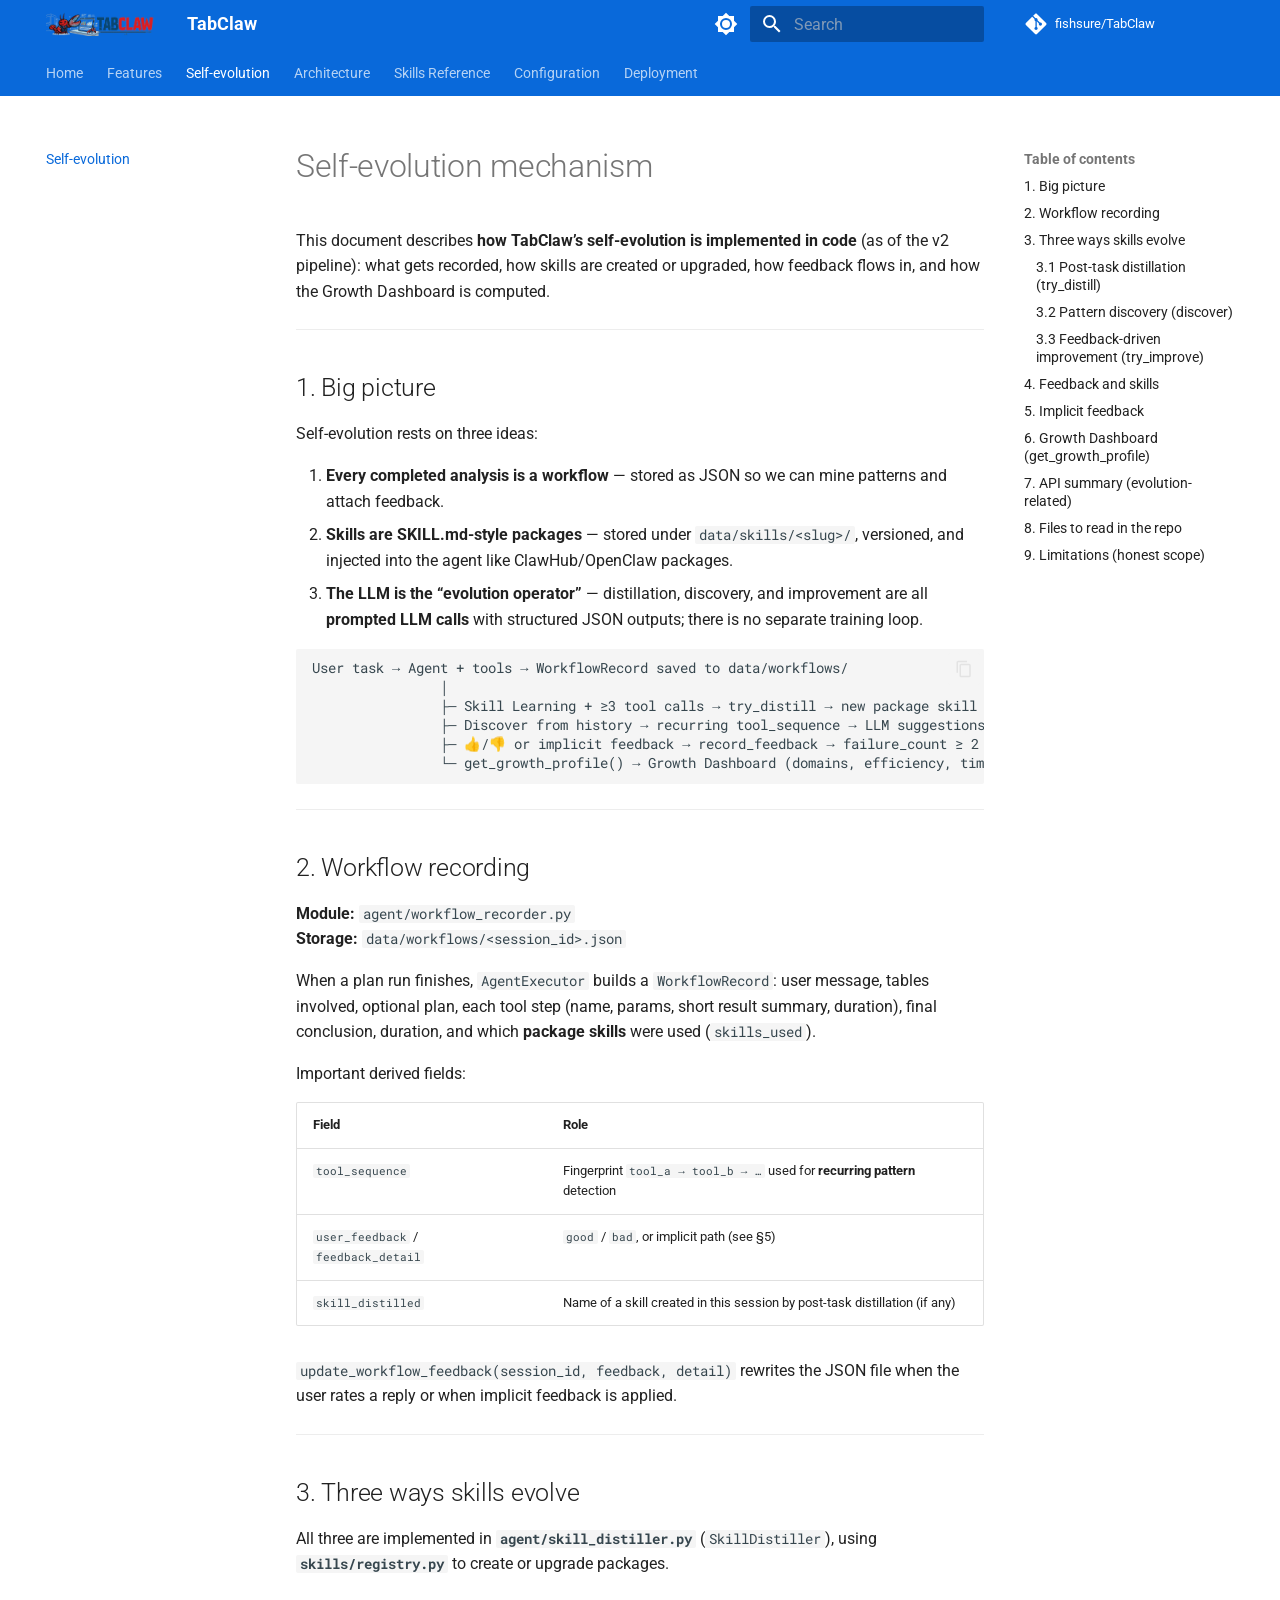
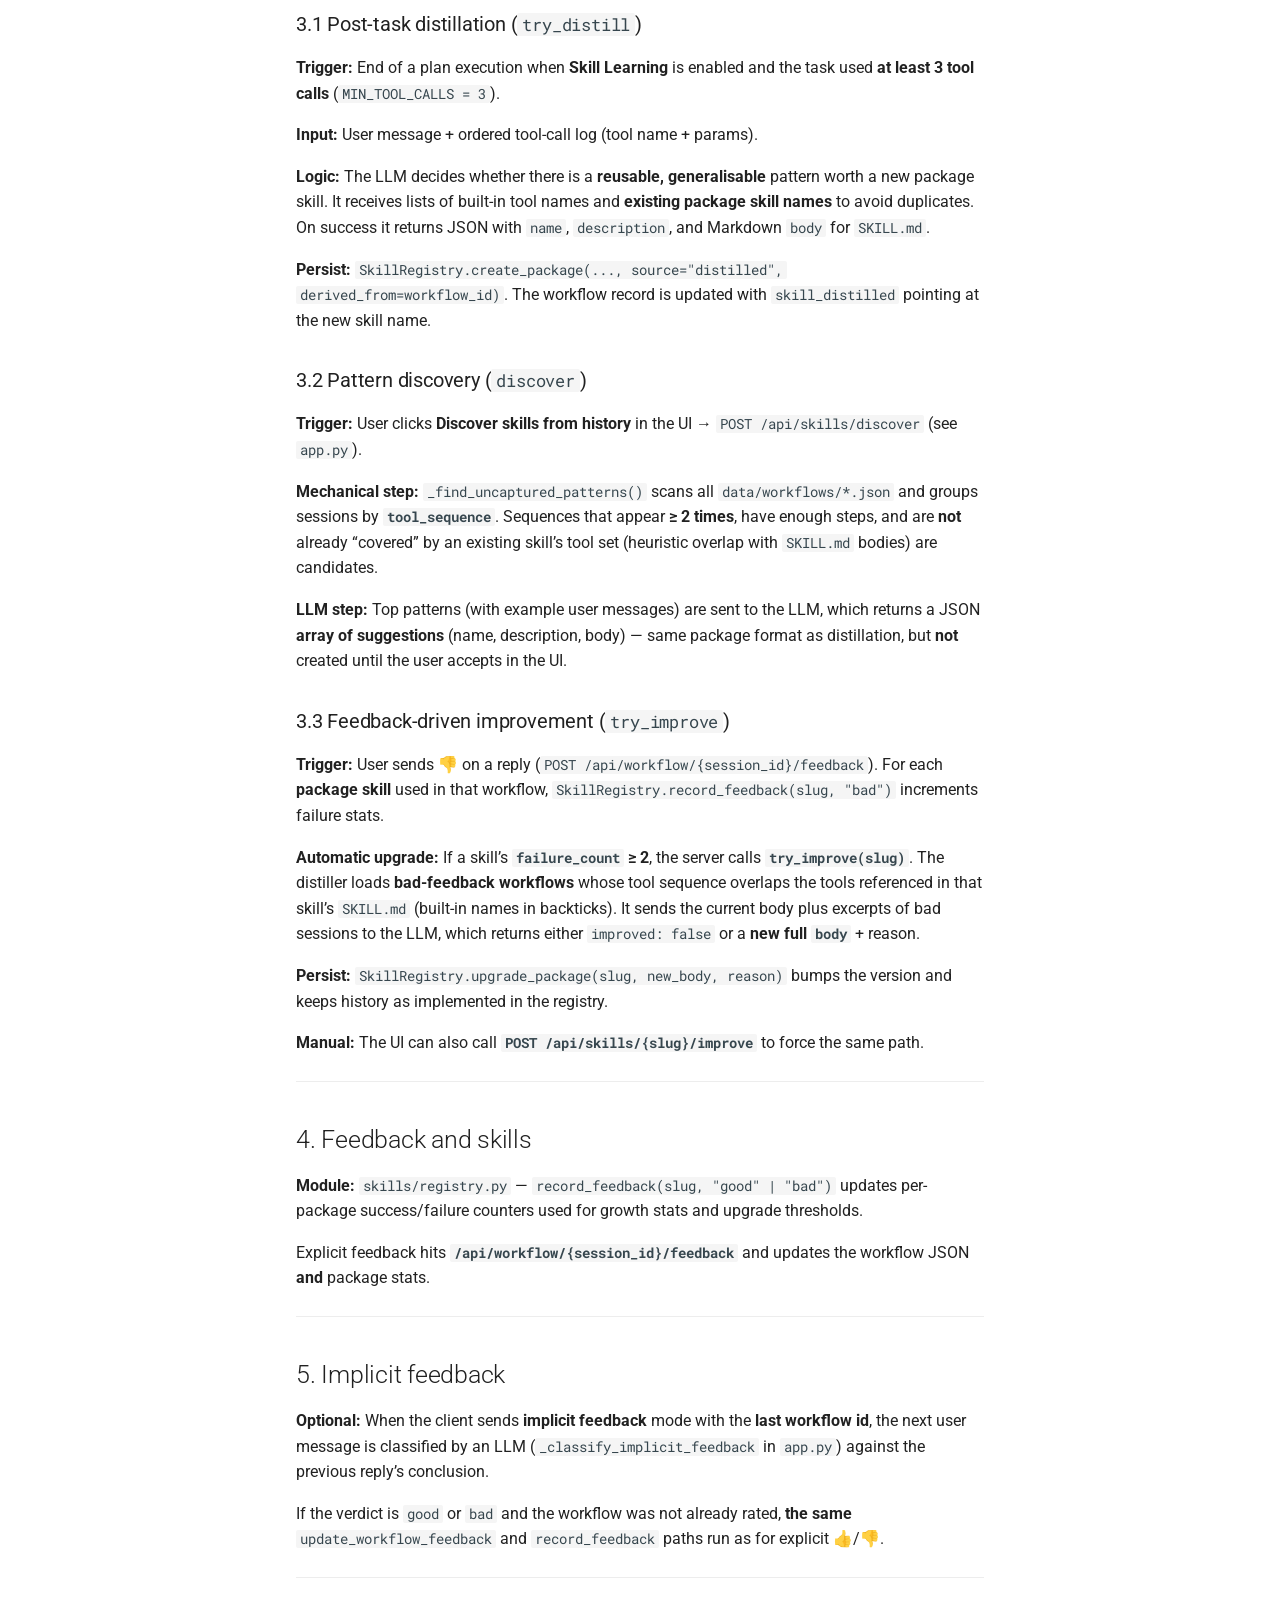
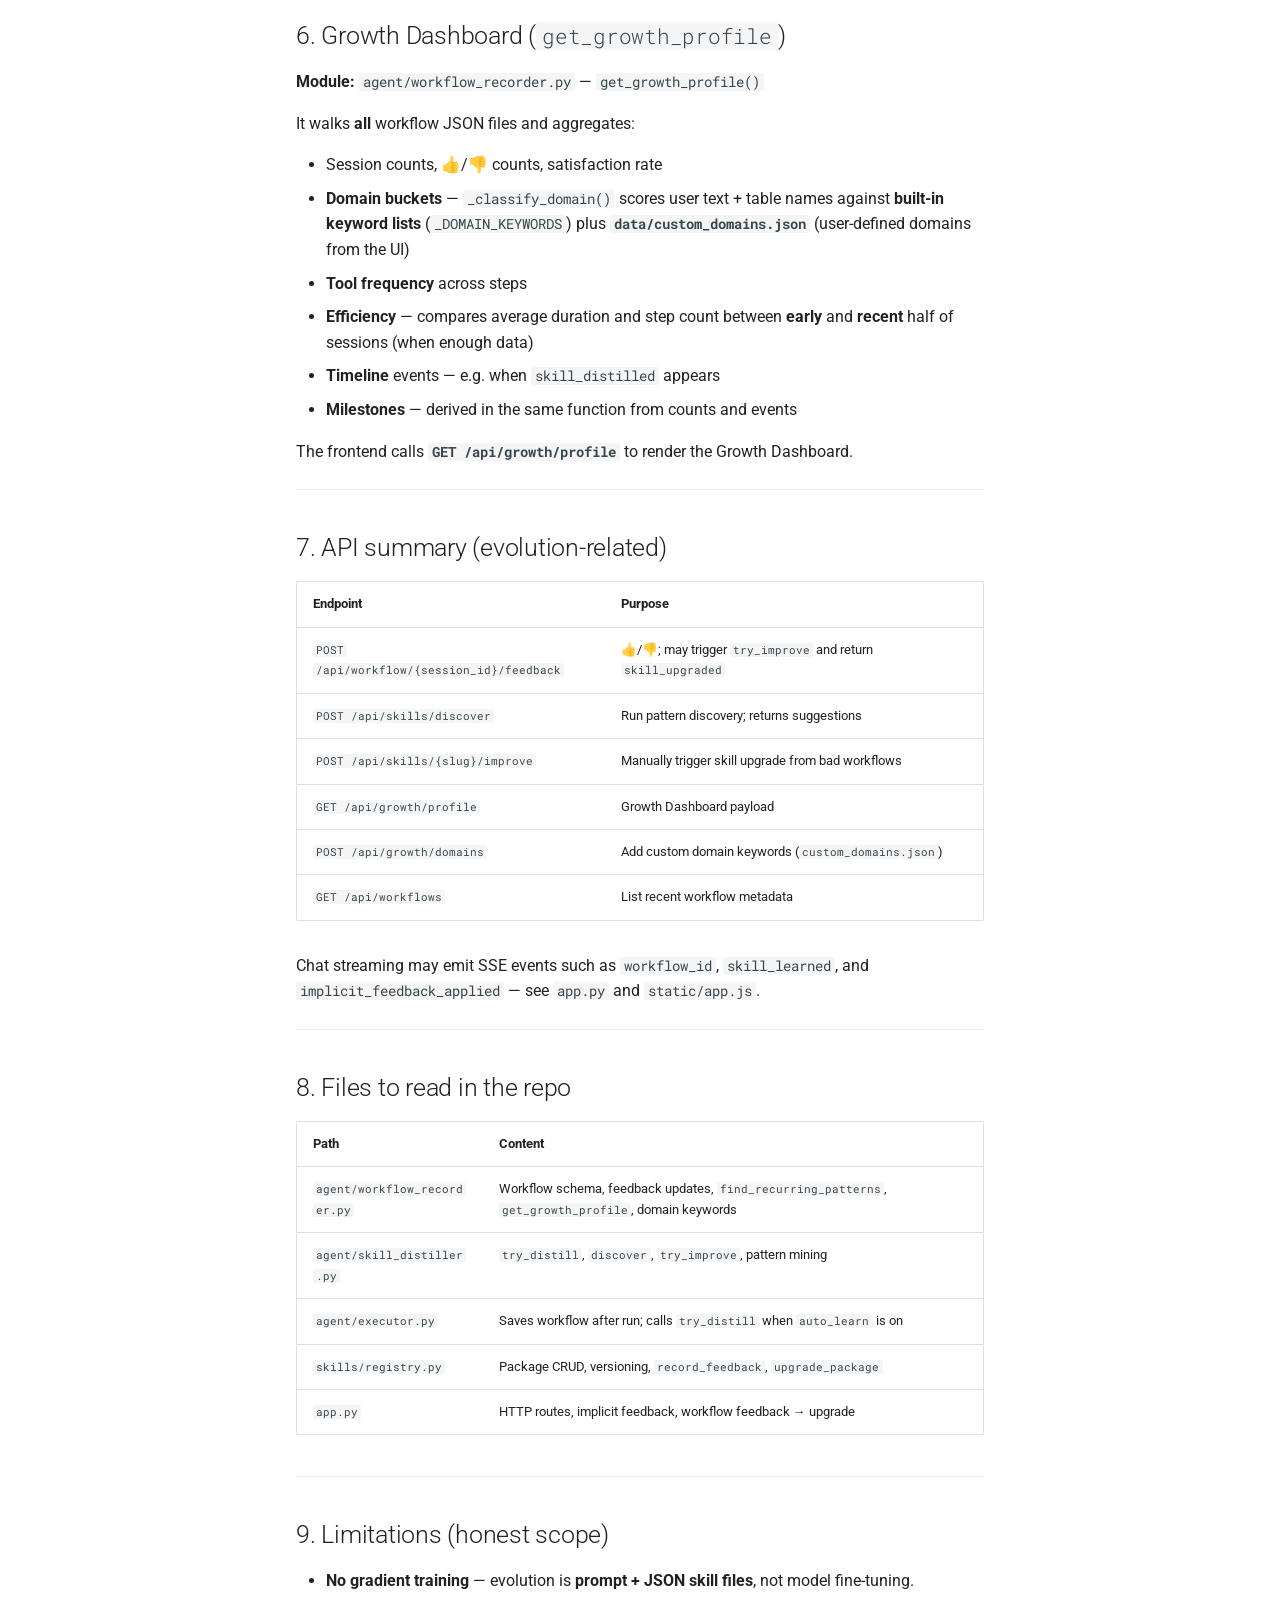
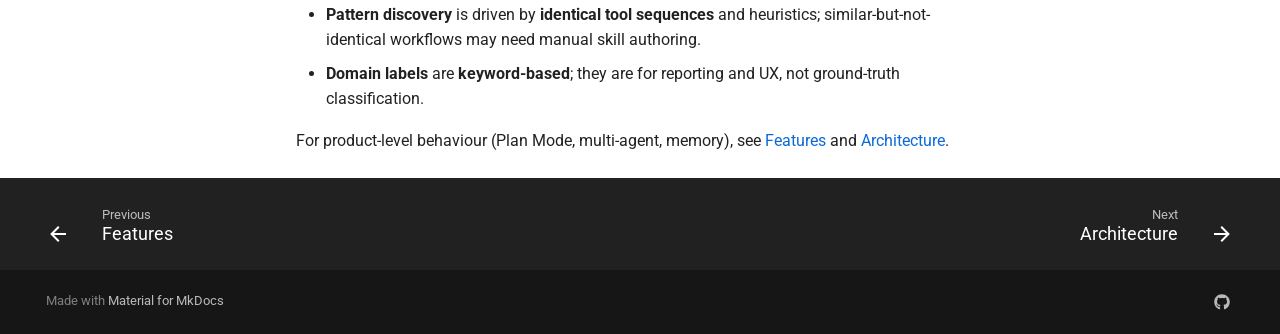
<file: self_evolution/index.html>
<!doctype html>
<html lang="en" class="no-js">
  <head>
    
      <meta charset="utf-8">
      <meta name="viewport" content="width=device-width,initial-scale=1">
      
        <meta name="description" content="A local AI agent for conversational table analysis — no SQL, no code, no cloud.">
      
      
        <meta name="author" content="Shuo Yu, Daoyu Wang, Qingchuan Li">
      
      
        <link rel="canonical" href="https://agentr1.github.io/tab-claw/self_evolution/">
      
      
        <link rel="prev" href="../features/">
      
      
        <link rel="next" href="../architecture/">
      
      
        
      
      
      <link rel="icon" href="../assets/logo_rmbg.png">
      <meta name="generator" content="mkdocs-1.6.1, mkdocs-material-9.7.6">
    
    
      
        <title>Self-evolution - TabClaw</title>
      
    
    
      <link rel="stylesheet" href="../assets/stylesheets/main.484c7ddc.min.css">
      
        
        <link rel="stylesheet" href="../assets/stylesheets/palette.ab4e12ef.min.css">
      
      


    
    
      
    
    
      
        
        
        <link rel="preconnect" href="https://fonts.gstatic.com" crossorigin>
        <link rel="stylesheet" href="https://fonts.googleapis.com/css?family=Roboto:300,300i,400,400i,700,700i%7CRoboto+Mono:400,400i,700,700i&display=fallback">
        <style>:root{--md-text-font:"Roboto";--md-code-font:"Roboto Mono"}</style>
      
    
    
      <link rel="stylesheet" href="../assets/custom.css">
    
    <script>__md_scope=new URL("..",location),__md_hash=e=>[...e].reduce(((e,_)=>(e<<5)-e+_.charCodeAt(0)),0),__md_get=(e,_=localStorage,t=__md_scope)=>JSON.parse(_.getItem(t.pathname+"."+e)),__md_set=(e,_,t=localStorage,a=__md_scope)=>{try{t.setItem(a.pathname+"."+e,JSON.stringify(_))}catch(e){}}</script>
    
      

    
    
  </head>
  
  
    
    
      
    
    
    
    
    <body dir="ltr" data-md-color-scheme="slate" data-md-color-primary="custom" data-md-color-accent="custom">
  
    
    <input class="md-toggle" data-md-toggle="drawer" type="checkbox" id="__drawer" autocomplete="off">
    <input class="md-toggle" data-md-toggle="search" type="checkbox" id="__search" autocomplete="off">
    <label class="md-overlay" for="__drawer"></label>
    <div data-md-component="skip">
      
        
        <a href="#self-evolution-mechanism" class="md-skip">
          Skip to content
        </a>
      
    </div>
    <div data-md-component="announce">
      
    </div>
    
    
      

<header class="md-header" data-md-component="header">
  <nav class="md-header__inner md-grid" aria-label="Header">
    <a href=".." title="TabClaw" class="md-header__button md-logo" aria-label="TabClaw" data-md-component="logo">
      
  <img src="../assets/logo_rmbg.png" alt="logo">

    </a>
    <label class="md-header__button md-icon" for="__drawer">
      
      <svg xmlns="http://www.w3.org/2000/svg" viewBox="0 0 24 24"><path d="M3 6h18v2H3zm0 5h18v2H3zm0 5h18v2H3z"/></svg>
    </label>
    <div class="md-header__title" data-md-component="header-title">
      <div class="md-header__ellipsis">
        <div class="md-header__topic">
          <span class="md-ellipsis">
            TabClaw
          </span>
        </div>
        <div class="md-header__topic" data-md-component="header-topic">
          <span class="md-ellipsis">
            
              Self-evolution
            
          </span>
        </div>
      </div>
    </div>
    
      
        <form class="md-header__option" data-md-component="palette">
  
    
    
    
    <input class="md-option" data-md-color-media="(prefers-color-scheme: dark)" data-md-color-scheme="slate" data-md-color-primary="custom" data-md-color-accent="custom"  aria-label="Switch to light mode"  type="radio" name="__palette" id="__palette_0">
    
      <label class="md-header__button md-icon" title="Switch to light mode" for="__palette_1" hidden>
        <svg xmlns="http://www.w3.org/2000/svg" viewBox="0 0 24 24"><path d="M12 18c-.89 0-1.74-.2-2.5-.55C11.56 16.5 13 14.42 13 12s-1.44-4.5-3.5-5.45C10.26 6.2 11.11 6 12 6a6 6 0 0 1 6 6 6 6 0 0 1-6 6m8-9.31V4h-4.69L12 .69 8.69 4H4v4.69L.69 12 4 15.31V20h4.69L12 23.31 15.31 20H20v-4.69L23.31 12z"/></svg>
      </label>
    
  
    
    
    
    <input class="md-option" data-md-color-media="(prefers-color-scheme: light)" data-md-color-scheme="default" data-md-color-primary="custom" data-md-color-accent="custom"  aria-label="Switch to dark mode"  type="radio" name="__palette" id="__palette_1">
    
      <label class="md-header__button md-icon" title="Switch to dark mode" for="__palette_0" hidden>
        <svg xmlns="http://www.w3.org/2000/svg" viewBox="0 0 24 24"><path d="M12 8a4 4 0 0 0-4 4 4 4 0 0 0 4 4 4 4 0 0 0 4-4 4 4 0 0 0-4-4m0 10a6 6 0 0 1-6-6 6 6 0 0 1 6-6 6 6 0 0 1 6 6 6 6 0 0 1-6 6m8-9.31V4h-4.69L12 .69 8.69 4H4v4.69L.69 12 4 15.31V20h4.69L12 23.31 15.31 20H20v-4.69L23.31 12z"/></svg>
      </label>
    
  
</form>
      
    
    
      <script>var palette=__md_get("__palette");if(palette&&palette.color){if("(prefers-color-scheme)"===palette.color.media){var media=matchMedia("(prefers-color-scheme: light)"),input=document.querySelector(media.matches?"[data-md-color-media='(prefers-color-scheme: light)']":"[data-md-color-media='(prefers-color-scheme: dark)']");palette.color.media=input.getAttribute("data-md-color-media"),palette.color.scheme=input.getAttribute("data-md-color-scheme"),palette.color.primary=input.getAttribute("data-md-color-primary"),palette.color.accent=input.getAttribute("data-md-color-accent")}for(var[key,value]of Object.entries(palette.color))document.body.setAttribute("data-md-color-"+key,value)}</script>
    
    
    
      
      
        <label class="md-header__button md-icon" for="__search">
          
          <svg xmlns="http://www.w3.org/2000/svg" viewBox="0 0 24 24"><path d="M9.5 3A6.5 6.5 0 0 1 16 9.5c0 1.61-.59 3.09-1.56 4.23l.27.27h.79l5 5-1.5 1.5-5-5v-.79l-.27-.27A6.52 6.52 0 0 1 9.5 16 6.5 6.5 0 0 1 3 9.5 6.5 6.5 0 0 1 9.5 3m0 2C7 5 5 7 5 9.5S7 14 9.5 14 14 12 14 9.5 12 5 9.5 5"/></svg>
        </label>
        <div class="md-search" data-md-component="search" role="dialog">
  <label class="md-search__overlay" for="__search"></label>
  <div class="md-search__inner" role="search">
    <form class="md-search__form" name="search">
      <input type="text" class="md-search__input" name="query" aria-label="Search" placeholder="Search" autocapitalize="off" autocorrect="off" autocomplete="off" spellcheck="false" data-md-component="search-query" required>
      <label class="md-search__icon md-icon" for="__search">
        
        <svg xmlns="http://www.w3.org/2000/svg" viewBox="0 0 24 24"><path d="M9.5 3A6.5 6.5 0 0 1 16 9.5c0 1.61-.59 3.09-1.56 4.23l.27.27h.79l5 5-1.5 1.5-5-5v-.79l-.27-.27A6.52 6.52 0 0 1 9.5 16 6.5 6.5 0 0 1 3 9.5 6.5 6.5 0 0 1 9.5 3m0 2C7 5 5 7 5 9.5S7 14 9.5 14 14 12 14 9.5 12 5 9.5 5"/></svg>
        
        <svg xmlns="http://www.w3.org/2000/svg" viewBox="0 0 24 24"><path d="M20 11v2H8l5.5 5.5-1.42 1.42L4.16 12l7.92-7.92L13.5 5.5 8 11z"/></svg>
      </label>
      <nav class="md-search__options" aria-label="Search">
        
        <button type="reset" class="md-search__icon md-icon" title="Clear" aria-label="Clear" tabindex="-1">
          
          <svg xmlns="http://www.w3.org/2000/svg" viewBox="0 0 24 24"><path d="M19 6.41 17.59 5 12 10.59 6.41 5 5 6.41 10.59 12 5 17.59 6.41 19 12 13.41 17.59 19 19 17.59 13.41 12z"/></svg>
        </button>
      </nav>
      
        <div class="md-search__suggest" data-md-component="search-suggest"></div>
      
    </form>
    <div class="md-search__output">
      <div class="md-search__scrollwrap" tabindex="0" data-md-scrollfix>
        <div class="md-search-result" data-md-component="search-result">
          <div class="md-search-result__meta">
            Initializing search
          </div>
          <ol class="md-search-result__list" role="presentation"></ol>
        </div>
      </div>
    </div>
  </div>
</div>
      
    
    
      <div class="md-header__source">
        <a href="https://github.com/fishsure/TabClaw" title="Go to repository" class="md-source" data-md-component="source">
  <div class="md-source__icon md-icon">
    
    <svg xmlns="http://www.w3.org/2000/svg" viewBox="0 0 448 512"><!--! Font Awesome Free 7.1.0 by @fontawesome - https://fontawesome.com License - https://fontawesome.com/license/free (Icons: CC BY 4.0, Fonts: SIL OFL 1.1, Code: MIT License) Copyright 2025 Fonticons, Inc.--><path d="M439.6 236.1 244 40.5c-5.4-5.5-12.8-8.5-20.4-8.5s-15 3-20.4 8.4L162.5 81l51.5 51.5c27.1-9.1 52.7 16.8 43.4 43.7l49.7 49.7c34.2-11.8 61.2 31 35.5 56.7-26.5 26.5-70.2-2.9-56-37.3L240.3 199v121.9c25.3 12.5 22.3 41.8 9.1 55-6.4 6.4-15.2 10.1-24.3 10.1s-17.8-3.6-24.3-10.1c-17.6-17.6-11.1-46.9 11.2-56v-123c-20.8-8.5-24.6-30.7-18.6-45L142.6 101 8.5 235.1C3 240.6 0 247.9 0 255.5s3 15 8.5 20.4l195.6 195.7c5.4 5.4 12.7 8.4 20.4 8.4s15-3 20.4-8.4l194.7-194.7c5.4-5.4 8.4-12.8 8.4-20.4s-3-15-8.4-20.4"/></svg>
  </div>
  <div class="md-source__repository">
    fishsure/TabClaw
  </div>
</a>
      </div>
    
  </nav>
  
</header>
    
    <div class="md-container" data-md-component="container">
      
      
        
          
            
<nav class="md-tabs" aria-label="Tabs" data-md-component="tabs">
  <div class="md-grid">
    <ul class="md-tabs__list">
      
        
  
  
  
  
    <li class="md-tabs__item">
      <a href=".." class="md-tabs__link">
        
  
  
    
  
  Home

      </a>
    </li>
  

      
        
  
  
  
  
    <li class="md-tabs__item">
      <a href="../features/" class="md-tabs__link">
        
  
  
    
  
  Features

      </a>
    </li>
  

      
        
  
  
  
    
  
  
    <li class="md-tabs__item md-tabs__item--active">
      <a href="./" class="md-tabs__link">
        
  
  
    
  
  Self-evolution

      </a>
    </li>
  

      
        
  
  
  
  
    <li class="md-tabs__item">
      <a href="../architecture/" class="md-tabs__link">
        
  
  
    
  
  Architecture

      </a>
    </li>
  

      
        
  
  
  
  
    <li class="md-tabs__item">
      <a href="../skills/" class="md-tabs__link">
        
  
  
    
  
  Skills Reference

      </a>
    </li>
  

      
        
  
  
  
  
    <li class="md-tabs__item">
      <a href="../configuration/" class="md-tabs__link">
        
  
  
    
  
  Configuration

      </a>
    </li>
  

      
        
  
  
  
  
    <li class="md-tabs__item">
      <a href="../deployment/" class="md-tabs__link">
        
  
  
    
  
  Deployment

      </a>
    </li>
  

      
    </ul>
  </div>
</nav>
          
        
      
      <main class="md-main" data-md-component="main">
        <div class="md-main__inner md-grid">
          
            
              
              <div class="md-sidebar md-sidebar--primary" data-md-component="sidebar" data-md-type="navigation" >
                <div class="md-sidebar__scrollwrap">
                  <div class="md-sidebar__inner">
                    


  


<nav class="md-nav md-nav--primary md-nav--lifted" aria-label="Navigation" data-md-level="0">
  <label class="md-nav__title" for="__drawer">
    <a href=".." title="TabClaw" class="md-nav__button md-logo" aria-label="TabClaw" data-md-component="logo">
      
  <img src="../assets/logo_rmbg.png" alt="logo">

    </a>
    TabClaw
  </label>
  
    <div class="md-nav__source">
      <a href="https://github.com/fishsure/TabClaw" title="Go to repository" class="md-source" data-md-component="source">
  <div class="md-source__icon md-icon">
    
    <svg xmlns="http://www.w3.org/2000/svg" viewBox="0 0 448 512"><!--! Font Awesome Free 7.1.0 by @fontawesome - https://fontawesome.com License - https://fontawesome.com/license/free (Icons: CC BY 4.0, Fonts: SIL OFL 1.1, Code: MIT License) Copyright 2025 Fonticons, Inc.--><path d="M439.6 236.1 244 40.5c-5.4-5.5-12.8-8.5-20.4-8.5s-15 3-20.4 8.4L162.5 81l51.5 51.5c27.1-9.1 52.7 16.8 43.4 43.7l49.7 49.7c34.2-11.8 61.2 31 35.5 56.7-26.5 26.5-70.2-2.9-56-37.3L240.3 199v121.9c25.3 12.5 22.3 41.8 9.1 55-6.4 6.4-15.2 10.1-24.3 10.1s-17.8-3.6-24.3-10.1c-17.6-17.6-11.1-46.9 11.2-56v-123c-20.8-8.5-24.6-30.7-18.6-45L142.6 101 8.5 235.1C3 240.6 0 247.9 0 255.5s3 15 8.5 20.4l195.6 195.7c5.4 5.4 12.7 8.4 20.4 8.4s15-3 20.4-8.4l194.7-194.7c5.4-5.4 8.4-12.8 8.4-20.4s-3-15-8.4-20.4"/></svg>
  </div>
  <div class="md-source__repository">
    fishsure/TabClaw
  </div>
</a>
    </div>
  
  <ul class="md-nav__list" data-md-scrollfix>
    
      
      
  
  
  
  
    <li class="md-nav__item">
      <a href=".." class="md-nav__link">
        
  
  
  <span class="md-ellipsis">
    
  
    Home
  

    
  </span>
  
  

      </a>
    </li>
  

    
      
      
  
  
  
  
    <li class="md-nav__item">
      <a href="../features/" class="md-nav__link">
        
  
  
  <span class="md-ellipsis">
    
  
    Features
  

    
  </span>
  
  

      </a>
    </li>
  

    
      
      
  
  
    
  
  
  
    <li class="md-nav__item md-nav__item--active">
      
      <input class="md-nav__toggle md-toggle" type="checkbox" id="__toc">
      
      
        
      
      
        <label class="md-nav__link md-nav__link--active" for="__toc">
          
  
  
  <span class="md-ellipsis">
    
  
    Self-evolution
  

    
  </span>
  
  

          <span class="md-nav__icon md-icon"></span>
        </label>
      
      <a href="./" class="md-nav__link md-nav__link--active">
        
  
  
  <span class="md-ellipsis">
    
  
    Self-evolution
  

    
  </span>
  
  

      </a>
      
        

<nav class="md-nav md-nav--secondary" aria-label="Table of contents">
  
  
  
    
  
  
    <label class="md-nav__title" for="__toc">
      <span class="md-nav__icon md-icon"></span>
      Table of contents
    </label>
    <ul class="md-nav__list" data-md-component="toc" data-md-scrollfix>
      
        <li class="md-nav__item">
  <a href="#1-big-picture" class="md-nav__link">
    <span class="md-ellipsis">
      
        1. Big picture
      
    </span>
  </a>
  
</li>
      
        <li class="md-nav__item">
  <a href="#2-workflow-recording" class="md-nav__link">
    <span class="md-ellipsis">
      
        2. Workflow recording
      
    </span>
  </a>
  
</li>
      
        <li class="md-nav__item">
  <a href="#3-three-ways-skills-evolve" class="md-nav__link">
    <span class="md-ellipsis">
      
        3. Three ways skills evolve
      
    </span>
  </a>
  
    <nav class="md-nav" aria-label="3. Three ways skills evolve">
      <ul class="md-nav__list">
        
          <li class="md-nav__item">
  <a href="#31-post-task-distillation-try_distill" class="md-nav__link">
    <span class="md-ellipsis">
      
        3.1 Post-task distillation (try_distill)
      
    </span>
  </a>
  
</li>
        
          <li class="md-nav__item">
  <a href="#32-pattern-discovery-discover" class="md-nav__link">
    <span class="md-ellipsis">
      
        3.2 Pattern discovery (discover)
      
    </span>
  </a>
  
</li>
        
          <li class="md-nav__item">
  <a href="#33-feedback-driven-improvement-try_improve" class="md-nav__link">
    <span class="md-ellipsis">
      
        3.3 Feedback-driven improvement (try_improve)
      
    </span>
  </a>
  
</li>
        
      </ul>
    </nav>
  
</li>
      
        <li class="md-nav__item">
  <a href="#4-feedback-and-skills" class="md-nav__link">
    <span class="md-ellipsis">
      
        4. Feedback and skills
      
    </span>
  </a>
  
</li>
      
        <li class="md-nav__item">
  <a href="#5-implicit-feedback" class="md-nav__link">
    <span class="md-ellipsis">
      
        5. Implicit feedback
      
    </span>
  </a>
  
</li>
      
        <li class="md-nav__item">
  <a href="#6-growth-dashboard-get_growth_profile" class="md-nav__link">
    <span class="md-ellipsis">
      
        6. Growth Dashboard (get_growth_profile)
      
    </span>
  </a>
  
</li>
      
        <li class="md-nav__item">
  <a href="#7-api-summary-evolution-related" class="md-nav__link">
    <span class="md-ellipsis">
      
        7. API summary (evolution-related)
      
    </span>
  </a>
  
</li>
      
        <li class="md-nav__item">
  <a href="#8-files-to-read-in-the-repo" class="md-nav__link">
    <span class="md-ellipsis">
      
        8. Files to read in the repo
      
    </span>
  </a>
  
</li>
      
        <li class="md-nav__item">
  <a href="#9-limitations-honest-scope" class="md-nav__link">
    <span class="md-ellipsis">
      
        9. Limitations (honest scope)
      
    </span>
  </a>
  
</li>
      
    </ul>
  
</nav>
      
    </li>
  

    
      
      
  
  
  
  
    <li class="md-nav__item">
      <a href="../architecture/" class="md-nav__link">
        
  
  
  <span class="md-ellipsis">
    
  
    Architecture
  

    
  </span>
  
  

      </a>
    </li>
  

    
      
      
  
  
  
  
    <li class="md-nav__item">
      <a href="../skills/" class="md-nav__link">
        
  
  
  <span class="md-ellipsis">
    
  
    Skills Reference
  

    
  </span>
  
  

      </a>
    </li>
  

    
      
      
  
  
  
  
    <li class="md-nav__item">
      <a href="../configuration/" class="md-nav__link">
        
  
  
  <span class="md-ellipsis">
    
  
    Configuration
  

    
  </span>
  
  

      </a>
    </li>
  

    
      
      
  
  
  
  
    <li class="md-nav__item">
      <a href="../deployment/" class="md-nav__link">
        
  
  
  <span class="md-ellipsis">
    
  
    Deployment
  

    
  </span>
  
  

      </a>
    </li>
  

    
  </ul>
</nav>
                  </div>
                </div>
              </div>
            
            
              
              <div class="md-sidebar md-sidebar--secondary" data-md-component="sidebar" data-md-type="toc" >
                <div class="md-sidebar__scrollwrap">
                  <div class="md-sidebar__inner">
                    

<nav class="md-nav md-nav--secondary" aria-label="Table of contents">
  
  
  
    
  
  
    <label class="md-nav__title" for="__toc">
      <span class="md-nav__icon md-icon"></span>
      Table of contents
    </label>
    <ul class="md-nav__list" data-md-component="toc" data-md-scrollfix>
      
        <li class="md-nav__item">
  <a href="#1-big-picture" class="md-nav__link">
    <span class="md-ellipsis">
      
        1. Big picture
      
    </span>
  </a>
  
</li>
      
        <li class="md-nav__item">
  <a href="#2-workflow-recording" class="md-nav__link">
    <span class="md-ellipsis">
      
        2. Workflow recording
      
    </span>
  </a>
  
</li>
      
        <li class="md-nav__item">
  <a href="#3-three-ways-skills-evolve" class="md-nav__link">
    <span class="md-ellipsis">
      
        3. Three ways skills evolve
      
    </span>
  </a>
  
    <nav class="md-nav" aria-label="3. Three ways skills evolve">
      <ul class="md-nav__list">
        
          <li class="md-nav__item">
  <a href="#31-post-task-distillation-try_distill" class="md-nav__link">
    <span class="md-ellipsis">
      
        3.1 Post-task distillation (try_distill)
      
    </span>
  </a>
  
</li>
        
          <li class="md-nav__item">
  <a href="#32-pattern-discovery-discover" class="md-nav__link">
    <span class="md-ellipsis">
      
        3.2 Pattern discovery (discover)
      
    </span>
  </a>
  
</li>
        
          <li class="md-nav__item">
  <a href="#33-feedback-driven-improvement-try_improve" class="md-nav__link">
    <span class="md-ellipsis">
      
        3.3 Feedback-driven improvement (try_improve)
      
    </span>
  </a>
  
</li>
        
      </ul>
    </nav>
  
</li>
      
        <li class="md-nav__item">
  <a href="#4-feedback-and-skills" class="md-nav__link">
    <span class="md-ellipsis">
      
        4. Feedback and skills
      
    </span>
  </a>
  
</li>
      
        <li class="md-nav__item">
  <a href="#5-implicit-feedback" class="md-nav__link">
    <span class="md-ellipsis">
      
        5. Implicit feedback
      
    </span>
  </a>
  
</li>
      
        <li class="md-nav__item">
  <a href="#6-growth-dashboard-get_growth_profile" class="md-nav__link">
    <span class="md-ellipsis">
      
        6. Growth Dashboard (get_growth_profile)
      
    </span>
  </a>
  
</li>
      
        <li class="md-nav__item">
  <a href="#7-api-summary-evolution-related" class="md-nav__link">
    <span class="md-ellipsis">
      
        7. API summary (evolution-related)
      
    </span>
  </a>
  
</li>
      
        <li class="md-nav__item">
  <a href="#8-files-to-read-in-the-repo" class="md-nav__link">
    <span class="md-ellipsis">
      
        8. Files to read in the repo
      
    </span>
  </a>
  
</li>
      
        <li class="md-nav__item">
  <a href="#9-limitations-honest-scope" class="md-nav__link">
    <span class="md-ellipsis">
      
        9. Limitations (honest scope)
      
    </span>
  </a>
  
</li>
      
    </ul>
  
</nav>
                  </div>
                </div>
              </div>
            
          
          
            <div class="md-content" data-md-component="content">
              
              <article class="md-content__inner md-typeset">
                
                  



<h1 id="self-evolution-mechanism">Self-evolution mechanism<a class="headerlink" href="#self-evolution-mechanism" title="Permanent link">&para;</a></h1>
<p>This document describes <strong>how TabClaw’s self-evolution is implemented in code</strong> (as of the v2 pipeline): what gets recorded, how skills are created or upgraded, how feedback flows in, and how the Growth Dashboard is computed.</p>
<hr />
<h2 id="1-big-picture">1. Big picture<a class="headerlink" href="#1-big-picture" title="Permanent link">&para;</a></h2>
<p>Self-evolution rests on three ideas:</p>
<ol>
<li><strong>Every completed analysis is a workflow</strong> — stored as JSON so we can mine patterns and attach feedback.</li>
<li><strong>Skills are SKILL.md-style packages</strong> — stored under <code>data/skills/&lt;slug&gt;/</code>, versioned, and injected into the agent like ClawHub/OpenClaw packages.</li>
<li><strong>The LLM is the “evolution operator”</strong> — distillation, discovery, and improvement are all <strong>prompted LLM calls</strong> with structured JSON outputs; there is no separate training loop.</li>
</ol>
<div class="language-text highlight"><pre><span></span><code><span id="__span-0-1"><a id="__codelineno-0-1" name="__codelineno-0-1" href="#__codelineno-0-1"></a>User task → Agent + tools → WorkflowRecord saved to data/workflows/
</span><span id="__span-0-2"><a id="__codelineno-0-2" name="__codelineno-0-2" href="#__codelineno-0-2"></a>                │
</span><span id="__span-0-3"><a id="__codelineno-0-3" name="__codelineno-0-3" href="#__codelineno-0-3"></a>                ├─ Skill Learning + ≥3 tool calls → try_distill → new package skill (SKILL.md)
</span><span id="__span-0-4"><a id="__codelineno-0-4" name="__codelineno-0-4" href="#__codelineno-0-4"></a>                ├─ Discover from history → recurring tool_sequence → LLM suggestions (user accepts)
</span><span id="__span-0-5"><a id="__codelineno-0-5" name="__codelineno-0-5" href="#__codelineno-0-5"></a>                ├─ 👍/👎 or implicit feedback → record_feedback → failure_count ≥ 2 → try_improve → upgraded SKILL.md
</span><span id="__span-0-6"><a id="__codelineno-0-6" name="__codelineno-0-6" href="#__codelineno-0-6"></a>                └─ get_growth_profile() → Growth Dashboard (domains, efficiency, timeline)
</span></code></pre></div>
<hr />
<h2 id="2-workflow-recording">2. Workflow recording<a class="headerlink" href="#2-workflow-recording" title="Permanent link">&para;</a></h2>
<p><strong>Module:</strong> <code>agent/workflow_recorder.py</code><br />
<strong>Storage:</strong> <code>data/workflows/&lt;session_id&gt;.json</code></p>
<p>When a plan run finishes, <code>AgentExecutor</code> builds a <code>WorkflowRecord</code>: user message, tables involved, optional plan, each tool step (name, params, short result summary, duration), final conclusion, duration, and which <strong>package skills</strong> were used (<code>skills_used</code>).</p>
<p>Important derived fields:</p>
<table>
<thead>
<tr>
<th>Field</th>
<th>Role</th>
</tr>
</thead>
<tbody>
<tr>
<td><code>tool_sequence</code></td>
<td>Fingerprint <code>tool_a → tool_b → …</code> used for <strong>recurring pattern</strong> detection</td>
</tr>
<tr>
<td><code>user_feedback</code> / <code>feedback_detail</code></td>
<td><code>good</code> / <code>bad</code>, or implicit path (see §5)</td>
</tr>
<tr>
<td><code>skill_distilled</code></td>
<td>Name of a skill created in this session by post-task distillation (if any)</td>
</tr>
</tbody>
</table>
<p><code>update_workflow_feedback(session_id, feedback, detail)</code> rewrites the JSON file when the user rates a reply or when implicit feedback is applied.</p>
<hr />
<h2 id="3-three-ways-skills-evolve">3. Three ways skills evolve<a class="headerlink" href="#3-three-ways-skills-evolve" title="Permanent link">&para;</a></h2>
<p>All three are implemented in <strong><code>agent/skill_distiller.py</code></strong> (<code>SkillDistiller</code>), using <strong><code>skills/registry.py</code></strong> to create or upgrade packages.</p>
<h3 id="31-post-task-distillation-try_distill">3.1 Post-task distillation (<code>try_distill</code>)<a class="headerlink" href="#31-post-task-distillation-try_distill" title="Permanent link">&para;</a></h3>
<p><strong>Trigger:</strong> End of a plan execution when <strong>Skill Learning</strong> is enabled and the task used <strong>at least 3 tool calls</strong> (<code>MIN_TOOL_CALLS = 3</code>).</p>
<p><strong>Input:</strong> User message + ordered tool-call log (tool name + params).</p>
<p><strong>Logic:</strong> The LLM decides whether there is a <strong>reusable, generalisable</strong> pattern worth a new package skill. It receives lists of built-in tool names and <strong>existing package skill names</strong> to avoid duplicates. On success it returns JSON with <code>name</code>, <code>description</code>, and Markdown <code>body</code> for <code>SKILL.md</code>.</p>
<p><strong>Persist:</strong> <code>SkillRegistry.create_package(..., source="distilled", derived_from=workflow_id)</code>. The workflow record is updated with <code>skill_distilled</code> pointing at the new skill name.</p>
<h3 id="32-pattern-discovery-discover">3.2 Pattern discovery (<code>discover</code>)<a class="headerlink" href="#32-pattern-discovery-discover" title="Permanent link">&para;</a></h3>
<p><strong>Trigger:</strong> User clicks <strong>Discover skills from history</strong> in the UI → <code>POST /api/skills/discover</code> (see <code>app.py</code>).</p>
<p><strong>Mechanical step:</strong> <code>_find_uncaptured_patterns()</code> scans all <code>data/workflows/*.json</code> and groups sessions by <strong><code>tool_sequence</code></strong>. Sequences that appear <strong>≥ 2 times</strong>, have enough steps, and are <strong>not</strong> already “covered” by an existing skill’s tool set (heuristic overlap with <code>SKILL.md</code> bodies) are candidates.</p>
<p><strong>LLM step:</strong> Top patterns (with example user messages) are sent to the LLM, which returns a JSON <strong>array of suggestions</strong> (name, description, body) — same package format as distillation, but <strong>not</strong> created until the user accepts in the UI.</p>
<h3 id="33-feedback-driven-improvement-try_improve">3.3 Feedback-driven improvement (<code>try_improve</code>)<a class="headerlink" href="#33-feedback-driven-improvement-try_improve" title="Permanent link">&para;</a></h3>
<p><strong>Trigger:</strong> User sends <strong>👎</strong> on a reply (<code>POST /api/workflow/{session_id}/feedback</code>). For each <strong>package skill</strong> used in that workflow, <code>SkillRegistry.record_feedback(slug, "bad")</code> increments failure stats.</p>
<p><strong>Automatic upgrade:</strong> If a skill’s <strong><code>failure_count</code> ≥ 2</strong>, the server calls <strong><code>try_improve(slug)</code></strong>. The distiller loads <strong>bad-feedback workflows</strong> whose tool sequence overlaps the tools referenced in that skill’s <code>SKILL.md</code> (built-in names in backticks). It sends the current body plus excerpts of bad sessions to the LLM, which returns either <code>improved: false</code> or a <strong>new full <code>body</code></strong> + reason.</p>
<p><strong>Persist:</strong> <code>SkillRegistry.upgrade_package(slug, new_body, reason)</code> bumps the version and keeps history as implemented in the registry.</p>
<p><strong>Manual:</strong> The UI can also call <strong><code>POST /api/skills/{slug}/improve</code></strong> to force the same path.</p>
<hr />
<h2 id="4-feedback-and-skills">4. Feedback and skills<a class="headerlink" href="#4-feedback-and-skills" title="Permanent link">&para;</a></h2>
<p><strong>Module:</strong> <code>skills/registry.py</code> — <code>record_feedback(slug, "good" | "bad")</code> updates per-package success/failure counters used for growth stats and upgrade thresholds.</p>
<p>Explicit feedback hits <strong><code>/api/workflow/{session_id}/feedback</code></strong> and updates the workflow JSON <strong>and</strong> package stats.</p>
<hr />
<h2 id="5-implicit-feedback">5. Implicit feedback<a class="headerlink" href="#5-implicit-feedback" title="Permanent link">&para;</a></h2>
<p><strong>Optional:</strong> When the client sends <strong>implicit feedback</strong> mode with the <strong>last workflow id</strong>, the next user message is classified by an LLM (<code>_classify_implicit_feedback</code> in <code>app.py</code>) against the previous reply’s conclusion.</p>
<p>If the verdict is <code>good</code> or <code>bad</code> and the workflow was not already rated, <strong>the same</strong> <code>update_workflow_feedback</code> and <code>record_feedback</code> paths run as for explicit 👍/👎.</p>
<hr />
<h2 id="6-growth-dashboard-get_growth_profile">6. Growth Dashboard (<code>get_growth_profile</code>)<a class="headerlink" href="#6-growth-dashboard-get_growth_profile" title="Permanent link">&para;</a></h2>
<p><strong>Module:</strong> <code>agent/workflow_recorder.py</code> — <code>get_growth_profile()</code></p>
<p>It walks <strong>all</strong> workflow JSON files and aggregates:</p>
<ul>
<li>Session counts, 👍/👎 counts, satisfaction rate  </li>
<li><strong>Domain buckets</strong> — <code>_classify_domain()</code> scores user text + table names against <strong>built-in keyword lists</strong> (<code>_DOMAIN_KEYWORDS</code>) plus <strong><code>data/custom_domains.json</code></strong> (user-defined domains from the UI)  </li>
<li><strong>Tool frequency</strong> across steps  </li>
<li><strong>Efficiency</strong> — compares average duration and step count between <strong>early</strong> and <strong>recent</strong> half of sessions (when enough data)  </li>
<li><strong>Timeline</strong> events — e.g. when <code>skill_distilled</code> appears  </li>
<li><strong>Milestones</strong> — derived in the same function from counts and events  </li>
</ul>
<p>The frontend calls <strong><code>GET /api/growth/profile</code></strong> to render the Growth Dashboard.</p>
<hr />
<h2 id="7-api-summary-evolution-related">7. API summary (evolution-related)<a class="headerlink" href="#7-api-summary-evolution-related" title="Permanent link">&para;</a></h2>
<table>
<thead>
<tr>
<th>Endpoint</th>
<th>Purpose</th>
</tr>
</thead>
<tbody>
<tr>
<td><code>POST /api/workflow/{session_id}/feedback</code></td>
<td>👍/👎; may trigger <code>try_improve</code> and return <code>skill_upgraded</code></td>
</tr>
<tr>
<td><code>POST /api/skills/discover</code></td>
<td>Run pattern discovery; returns suggestions</td>
</tr>
<tr>
<td><code>POST /api/skills/{slug}/improve</code></td>
<td>Manually trigger skill upgrade from bad workflows</td>
</tr>
<tr>
<td><code>GET /api/growth/profile</code></td>
<td>Growth Dashboard payload</td>
</tr>
<tr>
<td><code>POST /api/growth/domains</code></td>
<td>Add custom domain keywords (<code>custom_domains.json</code>)</td>
</tr>
<tr>
<td><code>GET /api/workflows</code></td>
<td>List recent workflow metadata</td>
</tr>
</tbody>
</table>
<p>Chat streaming may emit SSE events such as <code>workflow_id</code>, <code>skill_learned</code>, and <code>implicit_feedback_applied</code> — see <code>app.py</code> and <code>static/app.js</code>.</p>
<hr />
<h2 id="8-files-to-read-in-the-repo">8. Files to read in the repo<a class="headerlink" href="#8-files-to-read-in-the-repo" title="Permanent link">&para;</a></h2>
<table>
<thead>
<tr>
<th>Path</th>
<th>Content</th>
</tr>
</thead>
<tbody>
<tr>
<td><code>agent/workflow_recorder.py</code></td>
<td>Workflow schema, feedback updates, <code>find_recurring_patterns</code>, <code>get_growth_profile</code>, domain keywords</td>
</tr>
<tr>
<td><code>agent/skill_distiller.py</code></td>
<td><code>try_distill</code>, <code>discover</code>, <code>try_improve</code>, pattern mining</td>
</tr>
<tr>
<td><code>agent/executor.py</code></td>
<td>Saves workflow after run; calls <code>try_distill</code> when <code>auto_learn</code> is on</td>
</tr>
<tr>
<td><code>skills/registry.py</code></td>
<td>Package CRUD, versioning, <code>record_feedback</code>, <code>upgrade_package</code></td>
</tr>
<tr>
<td><code>app.py</code></td>
<td>HTTP routes, implicit feedback, workflow feedback → upgrade</td>
</tr>
</tbody>
</table>
<hr />
<h2 id="9-limitations-honest-scope">9. Limitations (honest scope)<a class="headerlink" href="#9-limitations-honest-scope" title="Permanent link">&para;</a></h2>
<ul>
<li><strong>No gradient training</strong> — evolution is <strong>prompt + JSON skill files</strong>, not model fine-tuning.  </li>
<li><strong>Pattern discovery</strong> is driven by <strong>identical tool sequences</strong> and heuristics; similar-but-not-identical workflows may need manual skill authoring.  </li>
<li><strong>Domain labels</strong> are <strong>keyword-based</strong>; they are for reporting and UX, not ground-truth classification.</li>
</ul>
<p>For product-level behaviour (Plan Mode, multi-agent, memory), see <a href="../features/">Features</a> and <a href="../architecture/">Architecture</a>.</p>












                
              </article>
            </div>
          
          
<script>var target=document.getElementById(location.hash.slice(1));target&&target.name&&(target.checked=target.name.startsWith("__tabbed_"))</script>
        </div>
        
          <button type="button" class="md-top md-icon" data-md-component="top" hidden>
  
  <svg xmlns="http://www.w3.org/2000/svg" viewBox="0 0 24 24"><path d="M13 20h-2V8l-5.5 5.5-1.42-1.42L12 4.16l7.92 7.92-1.42 1.42L13 8z"/></svg>
  Back to top
</button>
        
      </main>
      
        <footer class="md-footer">
  
    
      
      <nav class="md-footer__inner md-grid" aria-label="Footer" >
        
          
          <a href="../features/" class="md-footer__link md-footer__link--prev" aria-label="Previous: Features">
            <div class="md-footer__button md-icon">
              
              <svg xmlns="http://www.w3.org/2000/svg" viewBox="0 0 24 24"><path d="M20 11v2H8l5.5 5.5-1.42 1.42L4.16 12l7.92-7.92L13.5 5.5 8 11z"/></svg>
            </div>
            <div class="md-footer__title">
              <span class="md-footer__direction">
                Previous
              </span>
              <div class="md-ellipsis">
                Features
              </div>
            </div>
          </a>
        
        
          
          <a href="../architecture/" class="md-footer__link md-footer__link--next" aria-label="Next: Architecture">
            <div class="md-footer__title">
              <span class="md-footer__direction">
                Next
              </span>
              <div class="md-ellipsis">
                Architecture
              </div>
            </div>
            <div class="md-footer__button md-icon">
              
              <svg xmlns="http://www.w3.org/2000/svg" viewBox="0 0 24 24"><path d="M4 11v2h12l-5.5 5.5 1.42 1.42L19.84 12l-7.92-7.92L10.5 5.5 16 11z"/></svg>
            </div>
          </a>
        
      </nav>
    
  
  <div class="md-footer-meta md-typeset">
    <div class="md-footer-meta__inner md-grid">
      <div class="md-copyright">
  
  
    Made with
    <a href="https://squidfunk.github.io/mkdocs-material/" target="_blank" rel="noopener">
      Material for MkDocs
    </a>
  
</div>
      
        
<div class="md-social">
  
    
    
    
    
    <a href="https://github.com/fishsure/TabClaw" target="_blank" rel="noopener" title="TabClaw on GitHub" class="md-social__link">
      <svg xmlns="http://www.w3.org/2000/svg" viewBox="0 0 512 512"><!--! Font Awesome Free 7.1.0 by @fontawesome - https://fontawesome.com License - https://fontawesome.com/license/free (Icons: CC BY 4.0, Fonts: SIL OFL 1.1, Code: MIT License) Copyright 2025 Fonticons, Inc.--><path d="M173.9 397.4c0 2-2.3 3.6-5.2 3.6-3.3.3-5.6-1.3-5.6-3.6 0-2 2.3-3.6 5.2-3.6 3-.3 5.6 1.3 5.6 3.6m-31.1-4.5c-.7 2 1.3 4.3 4.3 4.9 2.6 1 5.6 0 6.2-2s-1.3-4.3-4.3-5.2c-2.6-.7-5.5.3-6.2 2.3m44.2-1.7c-2.9.7-4.9 2.6-4.6 4.9.3 2 2.9 3.3 5.9 2.6 2.9-.7 4.9-2.6 4.6-4.6-.3-1.9-3-3.2-5.9-2.9M252.8 8C114.1 8 8 113.3 8 252c0 110.9 69.8 205.8 169.5 239.2 12.8 2.3 17.3-5.6 17.3-12.1 0-6.2-.3-40.4-.3-61.4 0 0-70 15-84.7-29.8 0 0-11.4-29.1-27.8-36.6 0 0-22.9-15.7 1.6-15.4 0 0 24.9 2 38.6 25.8 21.9 38.6 58.6 27.5 72.9 20.9 2.3-16 8.8-27.1 16-33.7-55.9-6.2-112.3-14.3-112.3-110.5 0-27.5 7.6-41.3 23.6-58.9-2.6-6.5-11.1-33.3 2.6-67.9 20.9-6.5 69 27 69 27 20-5.6 41.5-8.5 62.8-8.5s42.8 2.9 62.8 8.5c0 0 48.1-33.6 69-27 13.7 34.7 5.2 61.4 2.6 67.9 16 17.7 25.8 31.5 25.8 58.9 0 96.5-58.9 104.2-114.8 110.5 9.2 7.9 17 22.9 17 46.4 0 33.7-.3 75.4-.3 83.6 0 6.5 4.6 14.4 17.3 12.1C436.2 457.8 504 362.9 504 252 504 113.3 391.5 8 252.8 8M105.2 352.9c-1.3 1-1 3.3.7 5.2 1.6 1.6 3.9 2.3 5.2 1 1.3-1 1-3.3-.7-5.2-1.6-1.6-3.9-2.3-5.2-1m-10.8-8.1c-.7 1.3.3 2.9 2.3 3.9 1.6 1 3.6.7 4.3-.7.7-1.3-.3-2.9-2.3-3.9-2-.6-3.6-.3-4.3.7m32.4 35.6c-1.6 1.3-1 4.3 1.3 6.2 2.3 2.3 5.2 2.6 6.5 1 1.3-1.3.7-4.3-1.3-6.2-2.2-2.3-5.2-2.6-6.5-1m-11.4-14.7c-1.6 1-1.6 3.6 0 5.9s4.3 3.3 5.6 2.3c1.6-1.3 1.6-3.9 0-6.2-1.4-2.3-4-3.3-5.6-2"/></svg>
    </a>
  
</div>
      
    </div>
  </div>
</footer>
      
    </div>
    <div class="md-dialog" data-md-component="dialog">
      <div class="md-dialog__inner md-typeset"></div>
    </div>
    
    
    
      
      
      <script id="__config" type="application/json">{"annotate": null, "base": "..", "features": ["navigation.tabs", "navigation.sections", "navigation.top", "navigation.footer", "content.code.copy", "content.code.annotate", "search.highlight", "search.suggest", "announce.dismiss"], "search": "../assets/javascripts/workers/search.2c215733.min.js", "tags": null, "translations": {"clipboard.copied": "Copied to clipboard", "clipboard.copy": "Copy to clipboard", "search.result.more.one": "1 more on this page", "search.result.more.other": "# more on this page", "search.result.none": "No matching documents", "search.result.one": "1 matching document", "search.result.other": "# matching documents", "search.result.placeholder": "Type to start searching", "search.result.term.missing": "Missing", "select.version": "Select version"}, "version": null}</script>
    
    
      <script src="../assets/javascripts/bundle.79ae519e.min.js"></script>
      
    
  </body>
</html>
</file>
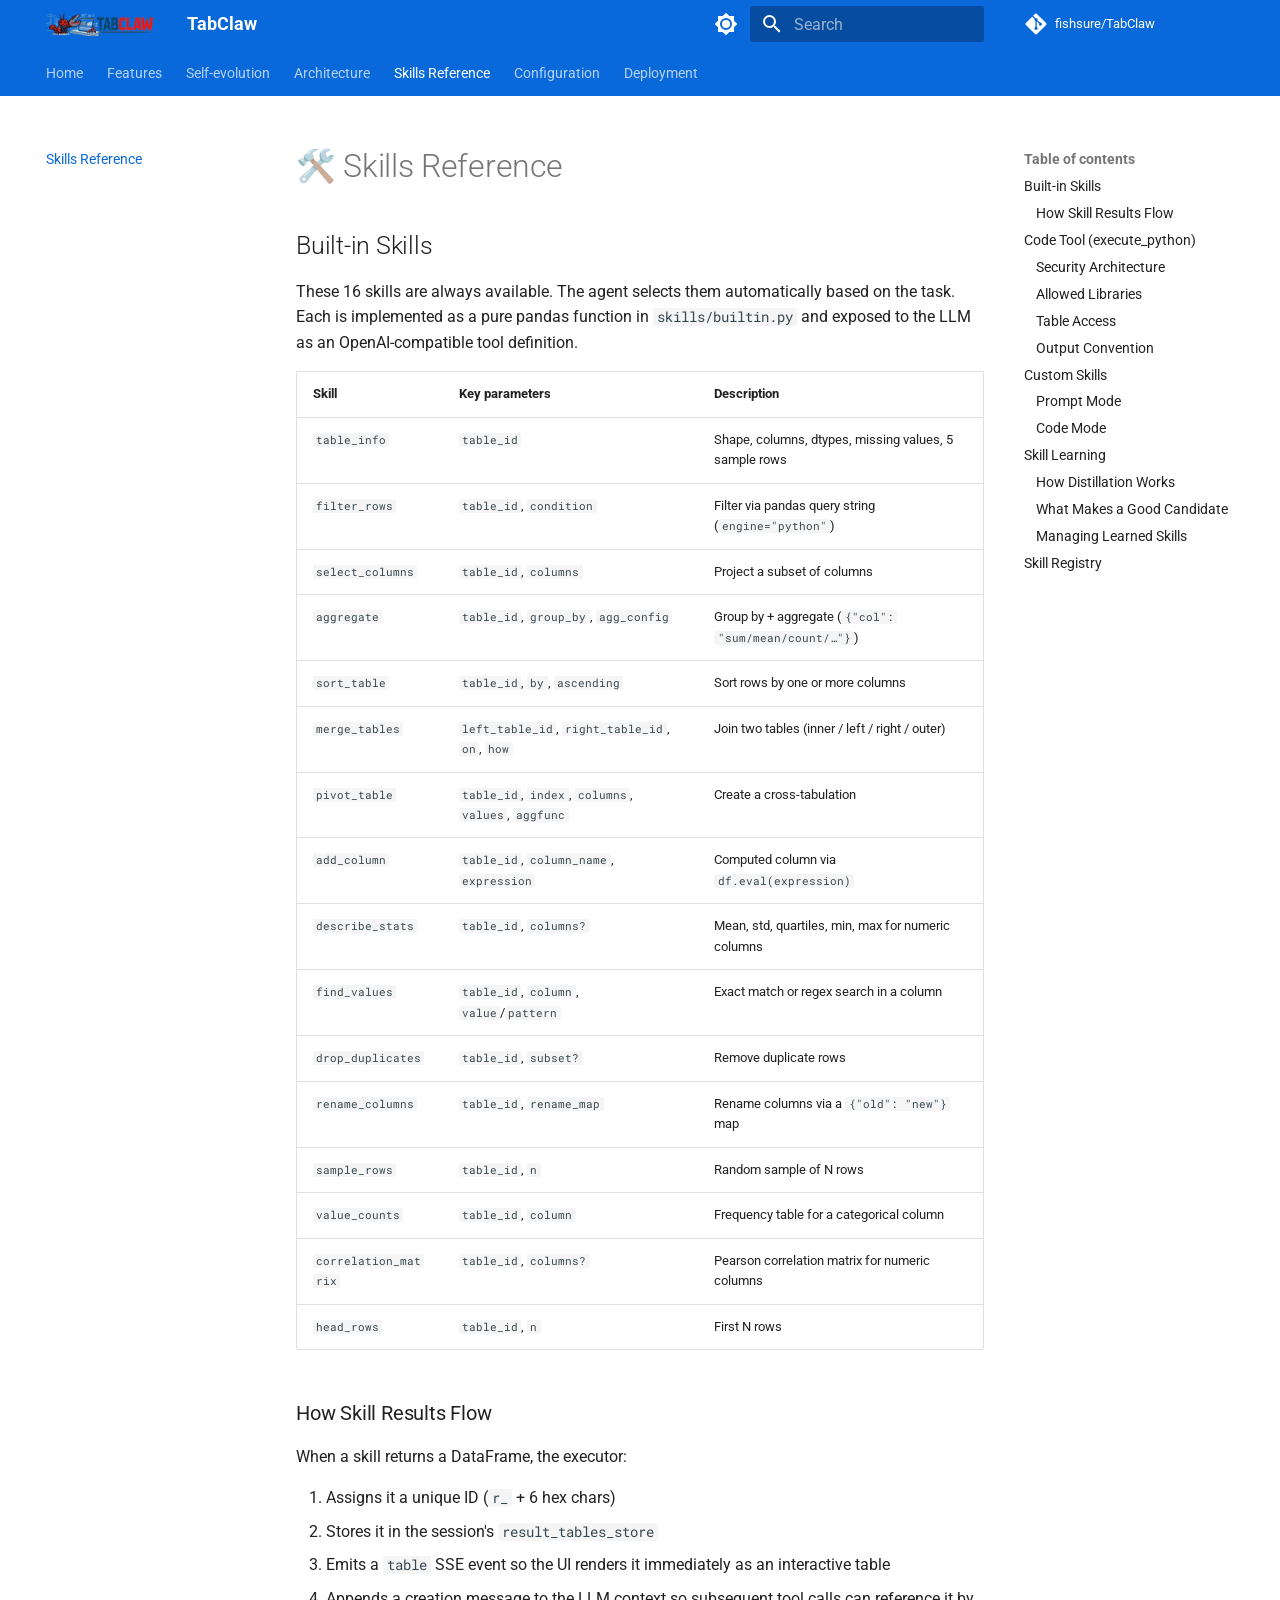
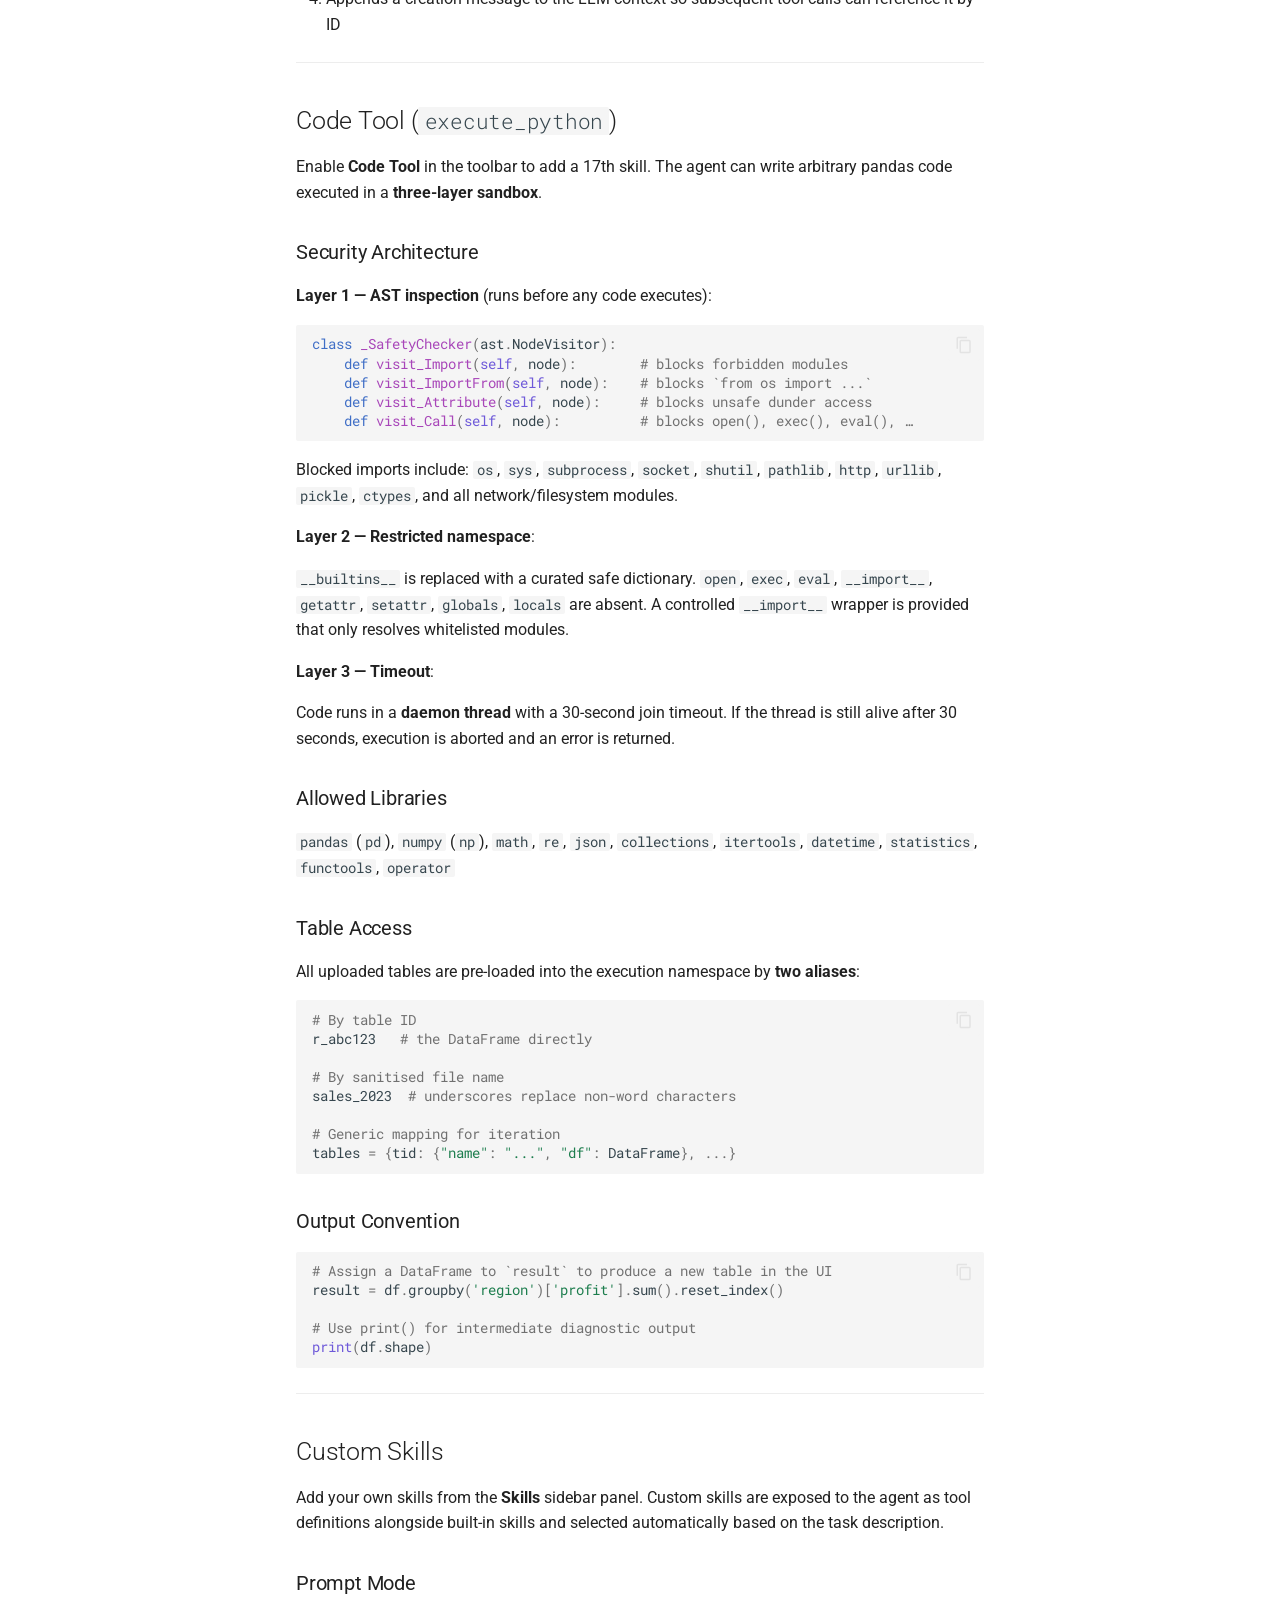
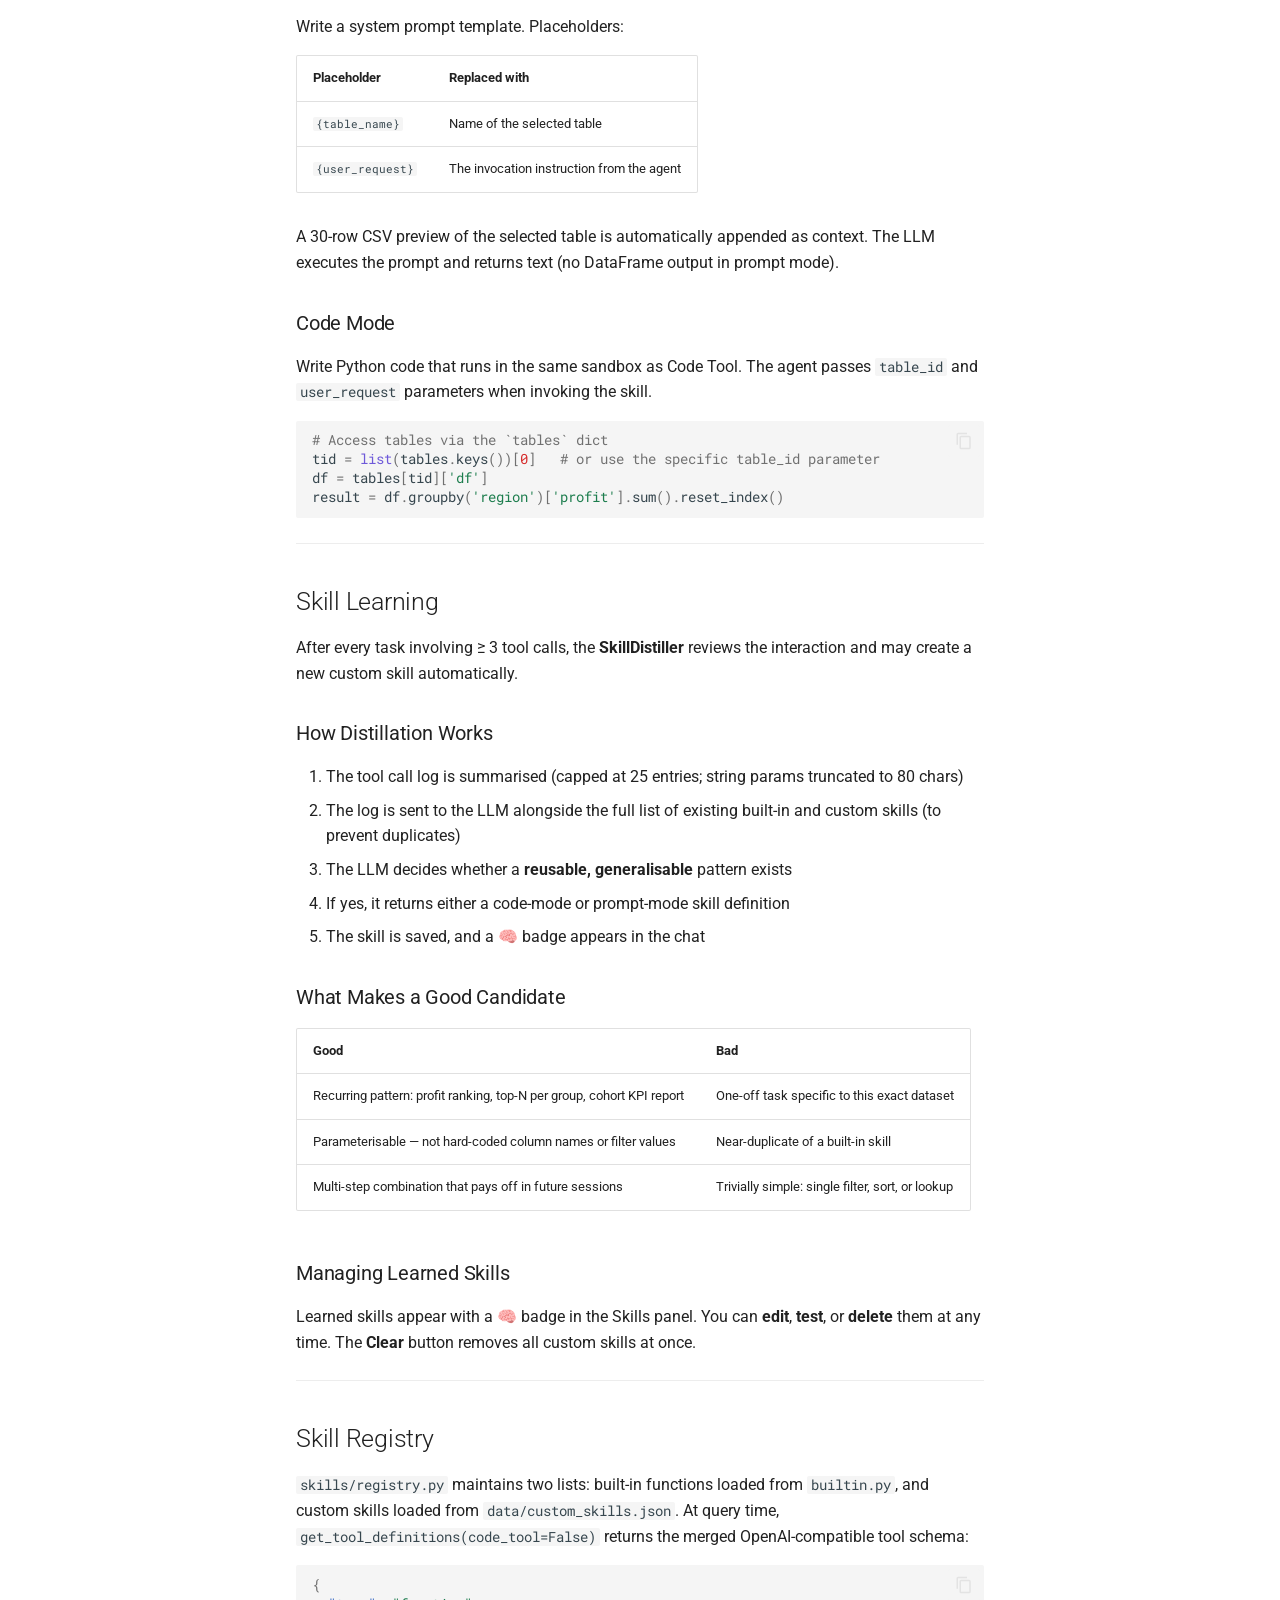
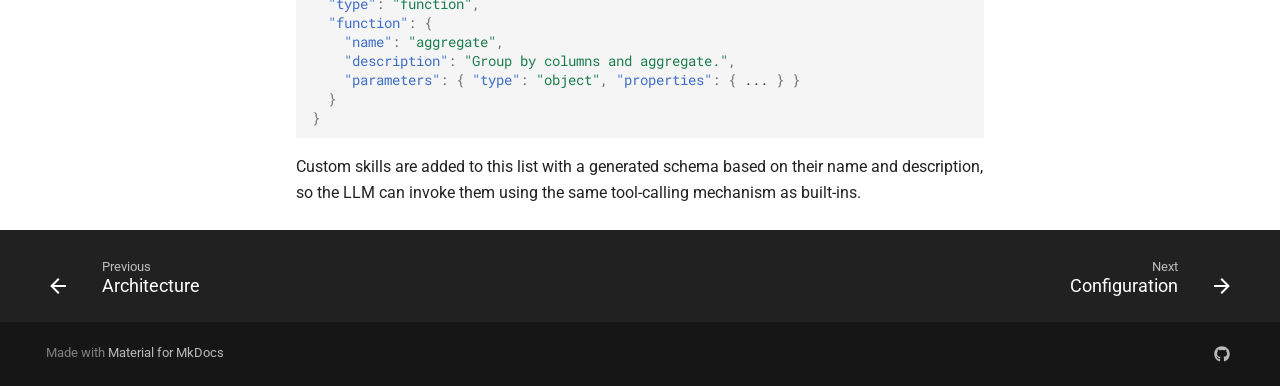
<file: skills/index.html>
<!doctype html>
<html lang="en" class="no-js">
  <head>
    
      <meta charset="utf-8">
      <meta name="viewport" content="width=device-width,initial-scale=1">
      
        <meta name="description" content="A local AI agent for conversational table analysis — no SQL, no code, no cloud.">
      
      
        <meta name="author" content="Shuo Yu, Daoyu Wang, Qingchuan Li">
      
      
        <link rel="canonical" href="https://agentr1.github.io/tab-claw/skills/">
      
      
        <link rel="prev" href="../architecture/">
      
      
        <link rel="next" href="../configuration/">
      
      
        
      
      
      <link rel="icon" href="../assets/logo_rmbg.png">
      <meta name="generator" content="mkdocs-1.6.1, mkdocs-material-9.7.6">
    
    
      
        <title>Skills Reference - TabClaw</title>
      
    
    
      <link rel="stylesheet" href="../assets/stylesheets/main.484c7ddc.min.css">
      
        
        <link rel="stylesheet" href="../assets/stylesheets/palette.ab4e12ef.min.css">
      
      


    
    
      
    
    
      
        
        
        <link rel="preconnect" href="https://fonts.gstatic.com" crossorigin>
        <link rel="stylesheet" href="https://fonts.googleapis.com/css?family=Roboto:300,300i,400,400i,700,700i%7CRoboto+Mono:400,400i,700,700i&display=fallback">
        <style>:root{--md-text-font:"Roboto";--md-code-font:"Roboto Mono"}</style>
      
    
    
      <link rel="stylesheet" href="../assets/custom.css">
    
    <script>__md_scope=new URL("..",location),__md_hash=e=>[...e].reduce(((e,_)=>(e<<5)-e+_.charCodeAt(0)),0),__md_get=(e,_=localStorage,t=__md_scope)=>JSON.parse(_.getItem(t.pathname+"."+e)),__md_set=(e,_,t=localStorage,a=__md_scope)=>{try{t.setItem(a.pathname+"."+e,JSON.stringify(_))}catch(e){}}</script>
    
      

    
    
  </head>
  
  
    
    
      
    
    
    
    
    <body dir="ltr" data-md-color-scheme="slate" data-md-color-primary="custom" data-md-color-accent="custom">
  
    
    <input class="md-toggle" data-md-toggle="drawer" type="checkbox" id="__drawer" autocomplete="off">
    <input class="md-toggle" data-md-toggle="search" type="checkbox" id="__search" autocomplete="off">
    <label class="md-overlay" for="__drawer"></label>
    <div data-md-component="skip">
      
        
        <a href="#skills-reference" class="md-skip">
          Skip to content
        </a>
      
    </div>
    <div data-md-component="announce">
      
    </div>
    
    
      

<header class="md-header" data-md-component="header">
  <nav class="md-header__inner md-grid" aria-label="Header">
    <a href=".." title="TabClaw" class="md-header__button md-logo" aria-label="TabClaw" data-md-component="logo">
      
  <img src="../assets/logo_rmbg.png" alt="logo">

    </a>
    <label class="md-header__button md-icon" for="__drawer">
      
      <svg xmlns="http://www.w3.org/2000/svg" viewBox="0 0 24 24"><path d="M3 6h18v2H3zm0 5h18v2H3zm0 5h18v2H3z"/></svg>
    </label>
    <div class="md-header__title" data-md-component="header-title">
      <div class="md-header__ellipsis">
        <div class="md-header__topic">
          <span class="md-ellipsis">
            TabClaw
          </span>
        </div>
        <div class="md-header__topic" data-md-component="header-topic">
          <span class="md-ellipsis">
            
              Skills Reference
            
          </span>
        </div>
      </div>
    </div>
    
      
        <form class="md-header__option" data-md-component="palette">
  
    
    
    
    <input class="md-option" data-md-color-media="(prefers-color-scheme: dark)" data-md-color-scheme="slate" data-md-color-primary="custom" data-md-color-accent="custom"  aria-label="Switch to light mode"  type="radio" name="__palette" id="__palette_0">
    
      <label class="md-header__button md-icon" title="Switch to light mode" for="__palette_1" hidden>
        <svg xmlns="http://www.w3.org/2000/svg" viewBox="0 0 24 24"><path d="M12 18c-.89 0-1.74-.2-2.5-.55C11.56 16.5 13 14.42 13 12s-1.44-4.5-3.5-5.45C10.26 6.2 11.11 6 12 6a6 6 0 0 1 6 6 6 6 0 0 1-6 6m8-9.31V4h-4.69L12 .69 8.69 4H4v4.69L.69 12 4 15.31V20h4.69L12 23.31 15.31 20H20v-4.69L23.31 12z"/></svg>
      </label>
    
  
    
    
    
    <input class="md-option" data-md-color-media="(prefers-color-scheme: light)" data-md-color-scheme="default" data-md-color-primary="custom" data-md-color-accent="custom"  aria-label="Switch to dark mode"  type="radio" name="__palette" id="__palette_1">
    
      <label class="md-header__button md-icon" title="Switch to dark mode" for="__palette_0" hidden>
        <svg xmlns="http://www.w3.org/2000/svg" viewBox="0 0 24 24"><path d="M12 8a4 4 0 0 0-4 4 4 4 0 0 0 4 4 4 4 0 0 0 4-4 4 4 0 0 0-4-4m0 10a6 6 0 0 1-6-6 6 6 0 0 1 6-6 6 6 0 0 1 6 6 6 6 0 0 1-6 6m8-9.31V4h-4.69L12 .69 8.69 4H4v4.69L.69 12 4 15.31V20h4.69L12 23.31 15.31 20H20v-4.69L23.31 12z"/></svg>
      </label>
    
  
</form>
      
    
    
      <script>var palette=__md_get("__palette");if(palette&&palette.color){if("(prefers-color-scheme)"===palette.color.media){var media=matchMedia("(prefers-color-scheme: light)"),input=document.querySelector(media.matches?"[data-md-color-media='(prefers-color-scheme: light)']":"[data-md-color-media='(prefers-color-scheme: dark)']");palette.color.media=input.getAttribute("data-md-color-media"),palette.color.scheme=input.getAttribute("data-md-color-scheme"),palette.color.primary=input.getAttribute("data-md-color-primary"),palette.color.accent=input.getAttribute("data-md-color-accent")}for(var[key,value]of Object.entries(palette.color))document.body.setAttribute("data-md-color-"+key,value)}</script>
    
    
    
      
      
        <label class="md-header__button md-icon" for="__search">
          
          <svg xmlns="http://www.w3.org/2000/svg" viewBox="0 0 24 24"><path d="M9.5 3A6.5 6.5 0 0 1 16 9.5c0 1.61-.59 3.09-1.56 4.23l.27.27h.79l5 5-1.5 1.5-5-5v-.79l-.27-.27A6.52 6.52 0 0 1 9.5 16 6.5 6.5 0 0 1 3 9.5 6.5 6.5 0 0 1 9.5 3m0 2C7 5 5 7 5 9.5S7 14 9.5 14 14 12 14 9.5 12 5 9.5 5"/></svg>
        </label>
        <div class="md-search" data-md-component="search" role="dialog">
  <label class="md-search__overlay" for="__search"></label>
  <div class="md-search__inner" role="search">
    <form class="md-search__form" name="search">
      <input type="text" class="md-search__input" name="query" aria-label="Search" placeholder="Search" autocapitalize="off" autocorrect="off" autocomplete="off" spellcheck="false" data-md-component="search-query" required>
      <label class="md-search__icon md-icon" for="__search">
        
        <svg xmlns="http://www.w3.org/2000/svg" viewBox="0 0 24 24"><path d="M9.5 3A6.5 6.5 0 0 1 16 9.5c0 1.61-.59 3.09-1.56 4.23l.27.27h.79l5 5-1.5 1.5-5-5v-.79l-.27-.27A6.52 6.52 0 0 1 9.5 16 6.5 6.5 0 0 1 3 9.5 6.5 6.5 0 0 1 9.5 3m0 2C7 5 5 7 5 9.5S7 14 9.5 14 14 12 14 9.5 12 5 9.5 5"/></svg>
        
        <svg xmlns="http://www.w3.org/2000/svg" viewBox="0 0 24 24"><path d="M20 11v2H8l5.5 5.5-1.42 1.42L4.16 12l7.92-7.92L13.5 5.5 8 11z"/></svg>
      </label>
      <nav class="md-search__options" aria-label="Search">
        
        <button type="reset" class="md-search__icon md-icon" title="Clear" aria-label="Clear" tabindex="-1">
          
          <svg xmlns="http://www.w3.org/2000/svg" viewBox="0 0 24 24"><path d="M19 6.41 17.59 5 12 10.59 6.41 5 5 6.41 10.59 12 5 17.59 6.41 19 12 13.41 17.59 19 19 17.59 13.41 12z"/></svg>
        </button>
      </nav>
      
        <div class="md-search__suggest" data-md-component="search-suggest"></div>
      
    </form>
    <div class="md-search__output">
      <div class="md-search__scrollwrap" tabindex="0" data-md-scrollfix>
        <div class="md-search-result" data-md-component="search-result">
          <div class="md-search-result__meta">
            Initializing search
          </div>
          <ol class="md-search-result__list" role="presentation"></ol>
        </div>
      </div>
    </div>
  </div>
</div>
      
    
    
      <div class="md-header__source">
        <a href="https://github.com/fishsure/TabClaw" title="Go to repository" class="md-source" data-md-component="source">
  <div class="md-source__icon md-icon">
    
    <svg xmlns="http://www.w3.org/2000/svg" viewBox="0 0 448 512"><!--! Font Awesome Free 7.1.0 by @fontawesome - https://fontawesome.com License - https://fontawesome.com/license/free (Icons: CC BY 4.0, Fonts: SIL OFL 1.1, Code: MIT License) Copyright 2025 Fonticons, Inc.--><path d="M439.6 236.1 244 40.5c-5.4-5.5-12.8-8.5-20.4-8.5s-15 3-20.4 8.4L162.5 81l51.5 51.5c27.1-9.1 52.7 16.8 43.4 43.7l49.7 49.7c34.2-11.8 61.2 31 35.5 56.7-26.5 26.5-70.2-2.9-56-37.3L240.3 199v121.9c25.3 12.5 22.3 41.8 9.1 55-6.4 6.4-15.2 10.1-24.3 10.1s-17.8-3.6-24.3-10.1c-17.6-17.6-11.1-46.9 11.2-56v-123c-20.8-8.5-24.6-30.7-18.6-45L142.6 101 8.5 235.1C3 240.6 0 247.9 0 255.5s3 15 8.5 20.4l195.6 195.7c5.4 5.4 12.7 8.4 20.4 8.4s15-3 20.4-8.4l194.7-194.7c5.4-5.4 8.4-12.8 8.4-20.4s-3-15-8.4-20.4"/></svg>
  </div>
  <div class="md-source__repository">
    fishsure/TabClaw
  </div>
</a>
      </div>
    
  </nav>
  
</header>
    
    <div class="md-container" data-md-component="container">
      
      
        
          
            
<nav class="md-tabs" aria-label="Tabs" data-md-component="tabs">
  <div class="md-grid">
    <ul class="md-tabs__list">
      
        
  
  
  
  
    <li class="md-tabs__item">
      <a href=".." class="md-tabs__link">
        
  
  
    
  
  Home

      </a>
    </li>
  

      
        
  
  
  
  
    <li class="md-tabs__item">
      <a href="../features/" class="md-tabs__link">
        
  
  
    
  
  Features

      </a>
    </li>
  

      
        
  
  
  
  
    <li class="md-tabs__item">
      <a href="../self_evolution/" class="md-tabs__link">
        
  
  
    
  
  Self-evolution

      </a>
    </li>
  

      
        
  
  
  
  
    <li class="md-tabs__item">
      <a href="../architecture/" class="md-tabs__link">
        
  
  
    
  
  Architecture

      </a>
    </li>
  

      
        
  
  
  
    
  
  
    <li class="md-tabs__item md-tabs__item--active">
      <a href="./" class="md-tabs__link">
        
  
  
    
  
  Skills Reference

      </a>
    </li>
  

      
        
  
  
  
  
    <li class="md-tabs__item">
      <a href="../configuration/" class="md-tabs__link">
        
  
  
    
  
  Configuration

      </a>
    </li>
  

      
        
  
  
  
  
    <li class="md-tabs__item">
      <a href="../deployment/" class="md-tabs__link">
        
  
  
    
  
  Deployment

      </a>
    </li>
  

      
    </ul>
  </div>
</nav>
          
        
      
      <main class="md-main" data-md-component="main">
        <div class="md-main__inner md-grid">
          
            
              
              <div class="md-sidebar md-sidebar--primary" data-md-component="sidebar" data-md-type="navigation" >
                <div class="md-sidebar__scrollwrap">
                  <div class="md-sidebar__inner">
                    


  


<nav class="md-nav md-nav--primary md-nav--lifted" aria-label="Navigation" data-md-level="0">
  <label class="md-nav__title" for="__drawer">
    <a href=".." title="TabClaw" class="md-nav__button md-logo" aria-label="TabClaw" data-md-component="logo">
      
  <img src="../assets/logo_rmbg.png" alt="logo">

    </a>
    TabClaw
  </label>
  
    <div class="md-nav__source">
      <a href="https://github.com/fishsure/TabClaw" title="Go to repository" class="md-source" data-md-component="source">
  <div class="md-source__icon md-icon">
    
    <svg xmlns="http://www.w3.org/2000/svg" viewBox="0 0 448 512"><!--! Font Awesome Free 7.1.0 by @fontawesome - https://fontawesome.com License - https://fontawesome.com/license/free (Icons: CC BY 4.0, Fonts: SIL OFL 1.1, Code: MIT License) Copyright 2025 Fonticons, Inc.--><path d="M439.6 236.1 244 40.5c-5.4-5.5-12.8-8.5-20.4-8.5s-15 3-20.4 8.4L162.5 81l51.5 51.5c27.1-9.1 52.7 16.8 43.4 43.7l49.7 49.7c34.2-11.8 61.2 31 35.5 56.7-26.5 26.5-70.2-2.9-56-37.3L240.3 199v121.9c25.3 12.5 22.3 41.8 9.1 55-6.4 6.4-15.2 10.1-24.3 10.1s-17.8-3.6-24.3-10.1c-17.6-17.6-11.1-46.9 11.2-56v-123c-20.8-8.5-24.6-30.7-18.6-45L142.6 101 8.5 235.1C3 240.6 0 247.9 0 255.5s3 15 8.5 20.4l195.6 195.7c5.4 5.4 12.7 8.4 20.4 8.4s15-3 20.4-8.4l194.7-194.7c5.4-5.4 8.4-12.8 8.4-20.4s-3-15-8.4-20.4"/></svg>
  </div>
  <div class="md-source__repository">
    fishsure/TabClaw
  </div>
</a>
    </div>
  
  <ul class="md-nav__list" data-md-scrollfix>
    
      
      
  
  
  
  
    <li class="md-nav__item">
      <a href=".." class="md-nav__link">
        
  
  
  <span class="md-ellipsis">
    
  
    Home
  

    
  </span>
  
  

      </a>
    </li>
  

    
      
      
  
  
  
  
    <li class="md-nav__item">
      <a href="../features/" class="md-nav__link">
        
  
  
  <span class="md-ellipsis">
    
  
    Features
  

    
  </span>
  
  

      </a>
    </li>
  

    
      
      
  
  
  
  
    <li class="md-nav__item">
      <a href="../self_evolution/" class="md-nav__link">
        
  
  
  <span class="md-ellipsis">
    
  
    Self-evolution
  

    
  </span>
  
  

      </a>
    </li>
  

    
      
      
  
  
  
  
    <li class="md-nav__item">
      <a href="../architecture/" class="md-nav__link">
        
  
  
  <span class="md-ellipsis">
    
  
    Architecture
  

    
  </span>
  
  

      </a>
    </li>
  

    
      
      
  
  
    
  
  
  
    <li class="md-nav__item md-nav__item--active">
      
      <input class="md-nav__toggle md-toggle" type="checkbox" id="__toc">
      
      
        
      
      
        <label class="md-nav__link md-nav__link--active" for="__toc">
          
  
  
  <span class="md-ellipsis">
    
  
    Skills Reference
  

    
  </span>
  
  

          <span class="md-nav__icon md-icon"></span>
        </label>
      
      <a href="./" class="md-nav__link md-nav__link--active">
        
  
  
  <span class="md-ellipsis">
    
  
    Skills Reference
  

    
  </span>
  
  

      </a>
      
        

<nav class="md-nav md-nav--secondary" aria-label="Table of contents">
  
  
  
    
  
  
    <label class="md-nav__title" for="__toc">
      <span class="md-nav__icon md-icon"></span>
      Table of contents
    </label>
    <ul class="md-nav__list" data-md-component="toc" data-md-scrollfix>
      
        <li class="md-nav__item">
  <a href="#built-in-skills" class="md-nav__link">
    <span class="md-ellipsis">
      
        Built-in Skills
      
    </span>
  </a>
  
    <nav class="md-nav" aria-label="Built-in Skills">
      <ul class="md-nav__list">
        
          <li class="md-nav__item">
  <a href="#how-skill-results-flow" class="md-nav__link">
    <span class="md-ellipsis">
      
        How Skill Results Flow
      
    </span>
  </a>
  
</li>
        
      </ul>
    </nav>
  
</li>
      
        <li class="md-nav__item">
  <a href="#code-tool-execute_python" class="md-nav__link">
    <span class="md-ellipsis">
      
        Code Tool (execute_python)
      
    </span>
  </a>
  
    <nav class="md-nav" aria-label="Code Tool (execute_python)">
      <ul class="md-nav__list">
        
          <li class="md-nav__item">
  <a href="#security-architecture" class="md-nav__link">
    <span class="md-ellipsis">
      
        Security Architecture
      
    </span>
  </a>
  
</li>
        
          <li class="md-nav__item">
  <a href="#allowed-libraries" class="md-nav__link">
    <span class="md-ellipsis">
      
        Allowed Libraries
      
    </span>
  </a>
  
</li>
        
          <li class="md-nav__item">
  <a href="#table-access" class="md-nav__link">
    <span class="md-ellipsis">
      
        Table Access
      
    </span>
  </a>
  
</li>
        
          <li class="md-nav__item">
  <a href="#output-convention" class="md-nav__link">
    <span class="md-ellipsis">
      
        Output Convention
      
    </span>
  </a>
  
</li>
        
      </ul>
    </nav>
  
</li>
      
        <li class="md-nav__item">
  <a href="#custom-skills" class="md-nav__link">
    <span class="md-ellipsis">
      
        Custom Skills
      
    </span>
  </a>
  
    <nav class="md-nav" aria-label="Custom Skills">
      <ul class="md-nav__list">
        
          <li class="md-nav__item">
  <a href="#prompt-mode" class="md-nav__link">
    <span class="md-ellipsis">
      
        Prompt Mode
      
    </span>
  </a>
  
</li>
        
          <li class="md-nav__item">
  <a href="#code-mode" class="md-nav__link">
    <span class="md-ellipsis">
      
        Code Mode
      
    </span>
  </a>
  
</li>
        
      </ul>
    </nav>
  
</li>
      
        <li class="md-nav__item">
  <a href="#skill-learning" class="md-nav__link">
    <span class="md-ellipsis">
      
        Skill Learning
      
    </span>
  </a>
  
    <nav class="md-nav" aria-label="Skill Learning">
      <ul class="md-nav__list">
        
          <li class="md-nav__item">
  <a href="#how-distillation-works" class="md-nav__link">
    <span class="md-ellipsis">
      
        How Distillation Works
      
    </span>
  </a>
  
</li>
        
          <li class="md-nav__item">
  <a href="#what-makes-a-good-candidate" class="md-nav__link">
    <span class="md-ellipsis">
      
        What Makes a Good Candidate
      
    </span>
  </a>
  
</li>
        
          <li class="md-nav__item">
  <a href="#managing-learned-skills" class="md-nav__link">
    <span class="md-ellipsis">
      
        Managing Learned Skills
      
    </span>
  </a>
  
</li>
        
      </ul>
    </nav>
  
</li>
      
        <li class="md-nav__item">
  <a href="#skill-registry" class="md-nav__link">
    <span class="md-ellipsis">
      
        Skill Registry
      
    </span>
  </a>
  
</li>
      
    </ul>
  
</nav>
      
    </li>
  

    
      
      
  
  
  
  
    <li class="md-nav__item">
      <a href="../configuration/" class="md-nav__link">
        
  
  
  <span class="md-ellipsis">
    
  
    Configuration
  

    
  </span>
  
  

      </a>
    </li>
  

    
      
      
  
  
  
  
    <li class="md-nav__item">
      <a href="../deployment/" class="md-nav__link">
        
  
  
  <span class="md-ellipsis">
    
  
    Deployment
  

    
  </span>
  
  

      </a>
    </li>
  

    
  </ul>
</nav>
                  </div>
                </div>
              </div>
            
            
              
              <div class="md-sidebar md-sidebar--secondary" data-md-component="sidebar" data-md-type="toc" >
                <div class="md-sidebar__scrollwrap">
                  <div class="md-sidebar__inner">
                    

<nav class="md-nav md-nav--secondary" aria-label="Table of contents">
  
  
  
    
  
  
    <label class="md-nav__title" for="__toc">
      <span class="md-nav__icon md-icon"></span>
      Table of contents
    </label>
    <ul class="md-nav__list" data-md-component="toc" data-md-scrollfix>
      
        <li class="md-nav__item">
  <a href="#built-in-skills" class="md-nav__link">
    <span class="md-ellipsis">
      
        Built-in Skills
      
    </span>
  </a>
  
    <nav class="md-nav" aria-label="Built-in Skills">
      <ul class="md-nav__list">
        
          <li class="md-nav__item">
  <a href="#how-skill-results-flow" class="md-nav__link">
    <span class="md-ellipsis">
      
        How Skill Results Flow
      
    </span>
  </a>
  
</li>
        
      </ul>
    </nav>
  
</li>
      
        <li class="md-nav__item">
  <a href="#code-tool-execute_python" class="md-nav__link">
    <span class="md-ellipsis">
      
        Code Tool (execute_python)
      
    </span>
  </a>
  
    <nav class="md-nav" aria-label="Code Tool (execute_python)">
      <ul class="md-nav__list">
        
          <li class="md-nav__item">
  <a href="#security-architecture" class="md-nav__link">
    <span class="md-ellipsis">
      
        Security Architecture
      
    </span>
  </a>
  
</li>
        
          <li class="md-nav__item">
  <a href="#allowed-libraries" class="md-nav__link">
    <span class="md-ellipsis">
      
        Allowed Libraries
      
    </span>
  </a>
  
</li>
        
          <li class="md-nav__item">
  <a href="#table-access" class="md-nav__link">
    <span class="md-ellipsis">
      
        Table Access
      
    </span>
  </a>
  
</li>
        
          <li class="md-nav__item">
  <a href="#output-convention" class="md-nav__link">
    <span class="md-ellipsis">
      
        Output Convention
      
    </span>
  </a>
  
</li>
        
      </ul>
    </nav>
  
</li>
      
        <li class="md-nav__item">
  <a href="#custom-skills" class="md-nav__link">
    <span class="md-ellipsis">
      
        Custom Skills
      
    </span>
  </a>
  
    <nav class="md-nav" aria-label="Custom Skills">
      <ul class="md-nav__list">
        
          <li class="md-nav__item">
  <a href="#prompt-mode" class="md-nav__link">
    <span class="md-ellipsis">
      
        Prompt Mode
      
    </span>
  </a>
  
</li>
        
          <li class="md-nav__item">
  <a href="#code-mode" class="md-nav__link">
    <span class="md-ellipsis">
      
        Code Mode
      
    </span>
  </a>
  
</li>
        
      </ul>
    </nav>
  
</li>
      
        <li class="md-nav__item">
  <a href="#skill-learning" class="md-nav__link">
    <span class="md-ellipsis">
      
        Skill Learning
      
    </span>
  </a>
  
    <nav class="md-nav" aria-label="Skill Learning">
      <ul class="md-nav__list">
        
          <li class="md-nav__item">
  <a href="#how-distillation-works" class="md-nav__link">
    <span class="md-ellipsis">
      
        How Distillation Works
      
    </span>
  </a>
  
</li>
        
          <li class="md-nav__item">
  <a href="#what-makes-a-good-candidate" class="md-nav__link">
    <span class="md-ellipsis">
      
        What Makes a Good Candidate
      
    </span>
  </a>
  
</li>
        
          <li class="md-nav__item">
  <a href="#managing-learned-skills" class="md-nav__link">
    <span class="md-ellipsis">
      
        Managing Learned Skills
      
    </span>
  </a>
  
</li>
        
      </ul>
    </nav>
  
</li>
      
        <li class="md-nav__item">
  <a href="#skill-registry" class="md-nav__link">
    <span class="md-ellipsis">
      
        Skill Registry
      
    </span>
  </a>
  
</li>
      
    </ul>
  
</nav>
                  </div>
                </div>
              </div>
            
          
          
            <div class="md-content" data-md-component="content">
              
              <article class="md-content__inner md-typeset">
                
                  



<h1 id="skills-reference">🛠️ Skills Reference<a class="headerlink" href="#skills-reference" title="Permanent link">&para;</a></h1>
<h2 id="built-in-skills">Built-in Skills<a class="headerlink" href="#built-in-skills" title="Permanent link">&para;</a></h2>
<p>These 16 skills are always available. The agent selects them automatically based on the task. Each is implemented as a pure pandas function in <code>skills/builtin.py</code> and exposed to the LLM as an OpenAI-compatible tool definition.</p>
<table>
<thead>
<tr>
<th>Skill</th>
<th>Key parameters</th>
<th>Description</th>
</tr>
</thead>
<tbody>
<tr>
<td><code>table_info</code></td>
<td><code>table_id</code></td>
<td>Shape, columns, dtypes, missing values, 5 sample rows</td>
</tr>
<tr>
<td><code>filter_rows</code></td>
<td><code>table_id</code>, <code>condition</code></td>
<td>Filter via pandas query string (<code>engine="python"</code>)</td>
</tr>
<tr>
<td><code>select_columns</code></td>
<td><code>table_id</code>, <code>columns</code></td>
<td>Project a subset of columns</td>
</tr>
<tr>
<td><code>aggregate</code></td>
<td><code>table_id</code>, <code>group_by</code>, <code>agg_config</code></td>
<td>Group by + aggregate (<code>{"col": "sum/mean/count/…"}</code>)</td>
</tr>
<tr>
<td><code>sort_table</code></td>
<td><code>table_id</code>, <code>by</code>, <code>ascending</code></td>
<td>Sort rows by one or more columns</td>
</tr>
<tr>
<td><code>merge_tables</code></td>
<td><code>left_table_id</code>, <code>right_table_id</code>, <code>on</code>, <code>how</code></td>
<td>Join two tables (inner / left / right / outer)</td>
</tr>
<tr>
<td><code>pivot_table</code></td>
<td><code>table_id</code>, <code>index</code>, <code>columns</code>, <code>values</code>, <code>aggfunc</code></td>
<td>Create a cross-tabulation</td>
</tr>
<tr>
<td><code>add_column</code></td>
<td><code>table_id</code>, <code>column_name</code>, <code>expression</code></td>
<td>Computed column via <code>df.eval(expression)</code></td>
</tr>
<tr>
<td><code>describe_stats</code></td>
<td><code>table_id</code>, <code>columns?</code></td>
<td>Mean, std, quartiles, min, max for numeric columns</td>
</tr>
<tr>
<td><code>find_values</code></td>
<td><code>table_id</code>, <code>column</code>, <code>value</code>/<code>pattern</code></td>
<td>Exact match or regex search in a column</td>
</tr>
<tr>
<td><code>drop_duplicates</code></td>
<td><code>table_id</code>, <code>subset?</code></td>
<td>Remove duplicate rows</td>
</tr>
<tr>
<td><code>rename_columns</code></td>
<td><code>table_id</code>, <code>rename_map</code></td>
<td>Rename columns via a <code>{"old": "new"}</code> map</td>
</tr>
<tr>
<td><code>sample_rows</code></td>
<td><code>table_id</code>, <code>n</code></td>
<td>Random sample of N rows</td>
</tr>
<tr>
<td><code>value_counts</code></td>
<td><code>table_id</code>, <code>column</code></td>
<td>Frequency table for a categorical column</td>
</tr>
<tr>
<td><code>correlation_matrix</code></td>
<td><code>table_id</code>, <code>columns?</code></td>
<td>Pearson correlation matrix for numeric columns</td>
</tr>
<tr>
<td><code>head_rows</code></td>
<td><code>table_id</code>, <code>n</code></td>
<td>First N rows</td>
</tr>
</tbody>
</table>
<h3 id="how-skill-results-flow">How Skill Results Flow<a class="headerlink" href="#how-skill-results-flow" title="Permanent link">&para;</a></h3>
<p>When a skill returns a DataFrame, the executor:</p>
<ol>
<li>Assigns it a unique ID (<code>r_</code> + 6 hex chars)</li>
<li>Stores it in the session's <code>result_tables_store</code></li>
<li>Emits a <code>table</code> SSE event so the UI renders it immediately as an interactive table</li>
<li>Appends a creation message to the LLM context so subsequent tool calls can reference it by ID</li>
</ol>
<hr />
<h2 id="code-tool-execute_python">Code Tool (<code>execute_python</code>)<a class="headerlink" href="#code-tool-execute_python" title="Permanent link">&para;</a></h2>
<p>Enable <strong>Code Tool</strong> in the toolbar to add a 17th skill. The agent can write arbitrary pandas code executed in a <strong>three-layer sandbox</strong>.</p>
<h3 id="security-architecture">Security Architecture<a class="headerlink" href="#security-architecture" title="Permanent link">&para;</a></h3>
<p><strong>Layer 1 — AST inspection</strong> (runs before any code executes):</p>
<div class="language-python highlight"><pre><span></span><code><span id="__span-0-1"><a id="__codelineno-0-1" name="__codelineno-0-1" href="#__codelineno-0-1"></a><span class="k">class</span><span class="w"> </span><span class="nc">_SafetyChecker</span><span class="p">(</span><span class="n">ast</span><span class="o">.</span><span class="n">NodeVisitor</span><span class="p">):</span>
</span><span id="__span-0-2"><a id="__codelineno-0-2" name="__codelineno-0-2" href="#__codelineno-0-2"></a>    <span class="k">def</span><span class="w"> </span><span class="nf">visit_Import</span><span class="p">(</span><span class="bp">self</span><span class="p">,</span> <span class="n">node</span><span class="p">):</span>        <span class="c1"># blocks forbidden modules</span>
</span><span id="__span-0-3"><a id="__codelineno-0-3" name="__codelineno-0-3" href="#__codelineno-0-3"></a>    <span class="k">def</span><span class="w"> </span><span class="nf">visit_ImportFrom</span><span class="p">(</span><span class="bp">self</span><span class="p">,</span> <span class="n">node</span><span class="p">):</span>    <span class="c1"># blocks `from os import ...`</span>
</span><span id="__span-0-4"><a id="__codelineno-0-4" name="__codelineno-0-4" href="#__codelineno-0-4"></a>    <span class="k">def</span><span class="w"> </span><span class="nf">visit_Attribute</span><span class="p">(</span><span class="bp">self</span><span class="p">,</span> <span class="n">node</span><span class="p">):</span>     <span class="c1"># blocks unsafe dunder access</span>
</span><span id="__span-0-5"><a id="__codelineno-0-5" name="__codelineno-0-5" href="#__codelineno-0-5"></a>    <span class="k">def</span><span class="w"> </span><span class="nf">visit_Call</span><span class="p">(</span><span class="bp">self</span><span class="p">,</span> <span class="n">node</span><span class="p">):</span>          <span class="c1"># blocks open(), exec(), eval(), …</span>
</span></code></pre></div>
<p>Blocked imports include: <code>os</code>, <code>sys</code>, <code>subprocess</code>, <code>socket</code>, <code>shutil</code>, <code>pathlib</code>, <code>http</code>, <code>urllib</code>, <code>pickle</code>, <code>ctypes</code>, and all network/filesystem modules.</p>
<p><strong>Layer 2 — Restricted namespace</strong>:</p>
<p><code>__builtins__</code> is replaced with a curated safe dictionary. <code>open</code>, <code>exec</code>, <code>eval</code>, <code>__import__</code>, <code>getattr</code>, <code>setattr</code>, <code>globals</code>, <code>locals</code> are absent. A controlled <code>__import__</code> wrapper is provided that only resolves whitelisted modules.</p>
<p><strong>Layer 3 — Timeout</strong>:</p>
<p>Code runs in a <strong>daemon thread</strong> with a 30-second join timeout. If the thread is still alive after 30 seconds, execution is aborted and an error is returned.</p>
<h3 id="allowed-libraries">Allowed Libraries<a class="headerlink" href="#allowed-libraries" title="Permanent link">&para;</a></h3>
<p><code>pandas</code> (<code>pd</code>), <code>numpy</code> (<code>np</code>), <code>math</code>, <code>re</code>, <code>json</code>, <code>collections</code>, <code>itertools</code>, <code>datetime</code>, <code>statistics</code>, <code>functools</code>, <code>operator</code></p>
<h3 id="table-access">Table Access<a class="headerlink" href="#table-access" title="Permanent link">&para;</a></h3>
<p>All uploaded tables are pre-loaded into the execution namespace by <strong>two aliases</strong>:</p>
<div class="language-python highlight"><pre><span></span><code><span id="__span-1-1"><a id="__codelineno-1-1" name="__codelineno-1-1" href="#__codelineno-1-1"></a><span class="c1"># By table ID</span>
</span><span id="__span-1-2"><a id="__codelineno-1-2" name="__codelineno-1-2" href="#__codelineno-1-2"></a><span class="n">r_abc123</span>   <span class="c1"># the DataFrame directly</span>
</span><span id="__span-1-3"><a id="__codelineno-1-3" name="__codelineno-1-3" href="#__codelineno-1-3"></a>
</span><span id="__span-1-4"><a id="__codelineno-1-4" name="__codelineno-1-4" href="#__codelineno-1-4"></a><span class="c1"># By sanitised file name</span>
</span><span id="__span-1-5"><a id="__codelineno-1-5" name="__codelineno-1-5" href="#__codelineno-1-5"></a><span class="n">sales_2023</span>  <span class="c1"># underscores replace non-word characters</span>
</span><span id="__span-1-6"><a id="__codelineno-1-6" name="__codelineno-1-6" href="#__codelineno-1-6"></a>
</span><span id="__span-1-7"><a id="__codelineno-1-7" name="__codelineno-1-7" href="#__codelineno-1-7"></a><span class="c1"># Generic mapping for iteration</span>
</span><span id="__span-1-8"><a id="__codelineno-1-8" name="__codelineno-1-8" href="#__codelineno-1-8"></a><span class="n">tables</span> <span class="o">=</span> <span class="p">{</span><span class="n">tid</span><span class="p">:</span> <span class="p">{</span><span class="s2">&quot;name&quot;</span><span class="p">:</span> <span class="s2">&quot;...&quot;</span><span class="p">,</span> <span class="s2">&quot;df&quot;</span><span class="p">:</span> <span class="n">DataFrame</span><span class="p">},</span> <span class="o">...</span><span class="p">}</span>
</span></code></pre></div>
<h3 id="output-convention">Output Convention<a class="headerlink" href="#output-convention" title="Permanent link">&para;</a></h3>
<div class="language-python highlight"><pre><span></span><code><span id="__span-2-1"><a id="__codelineno-2-1" name="__codelineno-2-1" href="#__codelineno-2-1"></a><span class="c1"># Assign a DataFrame to `result` to produce a new table in the UI</span>
</span><span id="__span-2-2"><a id="__codelineno-2-2" name="__codelineno-2-2" href="#__codelineno-2-2"></a><span class="n">result</span> <span class="o">=</span> <span class="n">df</span><span class="o">.</span><span class="n">groupby</span><span class="p">(</span><span class="s1">&#39;region&#39;</span><span class="p">)[</span><span class="s1">&#39;profit&#39;</span><span class="p">]</span><span class="o">.</span><span class="n">sum</span><span class="p">()</span><span class="o">.</span><span class="n">reset_index</span><span class="p">()</span>
</span><span id="__span-2-3"><a id="__codelineno-2-3" name="__codelineno-2-3" href="#__codelineno-2-3"></a>
</span><span id="__span-2-4"><a id="__codelineno-2-4" name="__codelineno-2-4" href="#__codelineno-2-4"></a><span class="c1"># Use print() for intermediate diagnostic output</span>
</span><span id="__span-2-5"><a id="__codelineno-2-5" name="__codelineno-2-5" href="#__codelineno-2-5"></a><span class="nb">print</span><span class="p">(</span><span class="n">df</span><span class="o">.</span><span class="n">shape</span><span class="p">)</span>
</span></code></pre></div>
<hr />
<h2 id="custom-skills">Custom Skills<a class="headerlink" href="#custom-skills" title="Permanent link">&para;</a></h2>
<p>Add your own skills from the <strong>Skills</strong> sidebar panel. Custom skills are exposed to the agent as tool definitions alongside built-in skills and selected automatically based on the task description.</p>
<h3 id="prompt-mode">Prompt Mode<a class="headerlink" href="#prompt-mode" title="Permanent link">&para;</a></h3>
<p>Write a system prompt template. Placeholders:</p>
<table>
<thead>
<tr>
<th>Placeholder</th>
<th>Replaced with</th>
</tr>
</thead>
<tbody>
<tr>
<td><code>{table_name}</code></td>
<td>Name of the selected table</td>
</tr>
<tr>
<td><code>{user_request}</code></td>
<td>The invocation instruction from the agent</td>
</tr>
</tbody>
</table>
<p>A 30-row CSV preview of the selected table is automatically appended as context. The LLM executes the prompt and returns text (no DataFrame output in prompt mode).</p>
<h3 id="code-mode">Code Mode<a class="headerlink" href="#code-mode" title="Permanent link">&para;</a></h3>
<p>Write Python code that runs in the same sandbox as Code Tool. The agent passes <code>table_id</code> and <code>user_request</code> parameters when invoking the skill.</p>
<div class="language-python highlight"><pre><span></span><code><span id="__span-3-1"><a id="__codelineno-3-1" name="__codelineno-3-1" href="#__codelineno-3-1"></a><span class="c1"># Access tables via the `tables` dict</span>
</span><span id="__span-3-2"><a id="__codelineno-3-2" name="__codelineno-3-2" href="#__codelineno-3-2"></a><span class="n">tid</span> <span class="o">=</span> <span class="nb">list</span><span class="p">(</span><span class="n">tables</span><span class="o">.</span><span class="n">keys</span><span class="p">())[</span><span class="mi">0</span><span class="p">]</span>   <span class="c1"># or use the specific table_id parameter</span>
</span><span id="__span-3-3"><a id="__codelineno-3-3" name="__codelineno-3-3" href="#__codelineno-3-3"></a><span class="n">df</span> <span class="o">=</span> <span class="n">tables</span><span class="p">[</span><span class="n">tid</span><span class="p">][</span><span class="s1">&#39;df&#39;</span><span class="p">]</span>
</span><span id="__span-3-4"><a id="__codelineno-3-4" name="__codelineno-3-4" href="#__codelineno-3-4"></a><span class="n">result</span> <span class="o">=</span> <span class="n">df</span><span class="o">.</span><span class="n">groupby</span><span class="p">(</span><span class="s1">&#39;region&#39;</span><span class="p">)[</span><span class="s1">&#39;profit&#39;</span><span class="p">]</span><span class="o">.</span><span class="n">sum</span><span class="p">()</span><span class="o">.</span><span class="n">reset_index</span><span class="p">()</span>
</span></code></pre></div>
<hr />
<h2 id="skill-learning">Skill Learning<a class="headerlink" href="#skill-learning" title="Permanent link">&para;</a></h2>
<p>After every task involving ≥ 3 tool calls, the <strong>SkillDistiller</strong> reviews the interaction and may create a new custom skill automatically.</p>
<h3 id="how-distillation-works">How Distillation Works<a class="headerlink" href="#how-distillation-works" title="Permanent link">&para;</a></h3>
<ol>
<li>The tool call log is summarised (capped at 25 entries; string params truncated to 80 chars)</li>
<li>The log is sent to the LLM alongside the full list of existing built-in and custom skills (to prevent duplicates)</li>
<li>The LLM decides whether a <strong>reusable, generalisable</strong> pattern exists</li>
<li>If yes, it returns either a code-mode or prompt-mode skill definition</li>
<li>The skill is saved, and a 🧠 badge appears in the chat</li>
</ol>
<h3 id="what-makes-a-good-candidate">What Makes a Good Candidate<a class="headerlink" href="#what-makes-a-good-candidate" title="Permanent link">&para;</a></h3>
<table>
<thead>
<tr>
<th>Good</th>
<th>Bad</th>
</tr>
</thead>
<tbody>
<tr>
<td>Recurring pattern: profit ranking, top-N per group, cohort KPI report</td>
<td>One-off task specific to this exact dataset</td>
</tr>
<tr>
<td>Parameterisable — not hard-coded column names or filter values</td>
<td>Near-duplicate of a built-in skill</td>
</tr>
<tr>
<td>Multi-step combination that pays off in future sessions</td>
<td>Trivially simple: single filter, sort, or lookup</td>
</tr>
</tbody>
</table>
<h3 id="managing-learned-skills">Managing Learned Skills<a class="headerlink" href="#managing-learned-skills" title="Permanent link">&para;</a></h3>
<p>Learned skills appear with a 🧠 badge in the Skills panel. You can <strong>edit</strong>, <strong>test</strong>, or <strong>delete</strong> them at any time. The <strong>Clear</strong> button removes all custom skills at once.</p>
<hr />
<h2 id="skill-registry">Skill Registry<a class="headerlink" href="#skill-registry" title="Permanent link">&para;</a></h2>
<p><code>skills/registry.py</code> maintains two lists: built-in functions loaded from <code>builtin.py</code>, and custom skills loaded from <code>data/custom_skills.json</code>. At query time, <code>get_tool_definitions(code_tool=False)</code> returns the merged OpenAI-compatible tool schema:</p>
<div class="language-json highlight"><pre><span></span><code><span id="__span-4-1"><a id="__codelineno-4-1" name="__codelineno-4-1" href="#__codelineno-4-1"></a><span class="p">{</span>
</span><span id="__span-4-2"><a id="__codelineno-4-2" name="__codelineno-4-2" href="#__codelineno-4-2"></a><span class="w">  </span><span class="nt">&quot;type&quot;</span><span class="p">:</span><span class="w"> </span><span class="s2">&quot;function&quot;</span><span class="p">,</span>
</span><span id="__span-4-3"><a id="__codelineno-4-3" name="__codelineno-4-3" href="#__codelineno-4-3"></a><span class="w">  </span><span class="nt">&quot;function&quot;</span><span class="p">:</span><span class="w"> </span><span class="p">{</span>
</span><span id="__span-4-4"><a id="__codelineno-4-4" name="__codelineno-4-4" href="#__codelineno-4-4"></a><span class="w">    </span><span class="nt">&quot;name&quot;</span><span class="p">:</span><span class="w"> </span><span class="s2">&quot;aggregate&quot;</span><span class="p">,</span>
</span><span id="__span-4-5"><a id="__codelineno-4-5" name="__codelineno-4-5" href="#__codelineno-4-5"></a><span class="w">    </span><span class="nt">&quot;description&quot;</span><span class="p">:</span><span class="w"> </span><span class="s2">&quot;Group by columns and aggregate.&quot;</span><span class="p">,</span>
</span><span id="__span-4-6"><a id="__codelineno-4-6" name="__codelineno-4-6" href="#__codelineno-4-6"></a><span class="w">    </span><span class="nt">&quot;parameters&quot;</span><span class="p">:</span><span class="w"> </span><span class="p">{</span><span class="w"> </span><span class="nt">&quot;type&quot;</span><span class="p">:</span><span class="w"> </span><span class="s2">&quot;object&quot;</span><span class="p">,</span><span class="w"> </span><span class="nt">&quot;properties&quot;</span><span class="p">:</span><span class="w"> </span><span class="p">{</span><span class="w"> </span><span class="err">...</span><span class="w"> </span><span class="p">}</span><span class="w"> </span><span class="p">}</span>
</span><span id="__span-4-7"><a id="__codelineno-4-7" name="__codelineno-4-7" href="#__codelineno-4-7"></a><span class="w">  </span><span class="p">}</span>
</span><span id="__span-4-8"><a id="__codelineno-4-8" name="__codelineno-4-8" href="#__codelineno-4-8"></a><span class="p">}</span>
</span></code></pre></div>
<p>Custom skills are added to this list with a generated schema based on their name and description, so the LLM can invoke them using the same tool-calling mechanism as built-ins.</p>












                
              </article>
            </div>
          
          
<script>var target=document.getElementById(location.hash.slice(1));target&&target.name&&(target.checked=target.name.startsWith("__tabbed_"))</script>
        </div>
        
          <button type="button" class="md-top md-icon" data-md-component="top" hidden>
  
  <svg xmlns="http://www.w3.org/2000/svg" viewBox="0 0 24 24"><path d="M13 20h-2V8l-5.5 5.5-1.42-1.42L12 4.16l7.92 7.92-1.42 1.42L13 8z"/></svg>
  Back to top
</button>
        
      </main>
      
        <footer class="md-footer">
  
    
      
      <nav class="md-footer__inner md-grid" aria-label="Footer" >
        
          
          <a href="../architecture/" class="md-footer__link md-footer__link--prev" aria-label="Previous: Architecture">
            <div class="md-footer__button md-icon">
              
              <svg xmlns="http://www.w3.org/2000/svg" viewBox="0 0 24 24"><path d="M20 11v2H8l5.5 5.5-1.42 1.42L4.16 12l7.92-7.92L13.5 5.5 8 11z"/></svg>
            </div>
            <div class="md-footer__title">
              <span class="md-footer__direction">
                Previous
              </span>
              <div class="md-ellipsis">
                Architecture
              </div>
            </div>
          </a>
        
        
          
          <a href="../configuration/" class="md-footer__link md-footer__link--next" aria-label="Next: Configuration">
            <div class="md-footer__title">
              <span class="md-footer__direction">
                Next
              </span>
              <div class="md-ellipsis">
                Configuration
              </div>
            </div>
            <div class="md-footer__button md-icon">
              
              <svg xmlns="http://www.w3.org/2000/svg" viewBox="0 0 24 24"><path d="M4 11v2h12l-5.5 5.5 1.42 1.42L19.84 12l-7.92-7.92L10.5 5.5 16 11z"/></svg>
            </div>
          </a>
        
      </nav>
    
  
  <div class="md-footer-meta md-typeset">
    <div class="md-footer-meta__inner md-grid">
      <div class="md-copyright">
  
  
    Made with
    <a href="https://squidfunk.github.io/mkdocs-material/" target="_blank" rel="noopener">
      Material for MkDocs
    </a>
  
</div>
      
        
<div class="md-social">
  
    
    
    
    
    <a href="https://github.com/fishsure/TabClaw" target="_blank" rel="noopener" title="TabClaw on GitHub" class="md-social__link">
      <svg xmlns="http://www.w3.org/2000/svg" viewBox="0 0 512 512"><!--! Font Awesome Free 7.1.0 by @fontawesome - https://fontawesome.com License - https://fontawesome.com/license/free (Icons: CC BY 4.0, Fonts: SIL OFL 1.1, Code: MIT License) Copyright 2025 Fonticons, Inc.--><path d="M173.9 397.4c0 2-2.3 3.6-5.2 3.6-3.3.3-5.6-1.3-5.6-3.6 0-2 2.3-3.6 5.2-3.6 3-.3 5.6 1.3 5.6 3.6m-31.1-4.5c-.7 2 1.3 4.3 4.3 4.9 2.6 1 5.6 0 6.2-2s-1.3-4.3-4.3-5.2c-2.6-.7-5.5.3-6.2 2.3m44.2-1.7c-2.9.7-4.9 2.6-4.6 4.9.3 2 2.9 3.3 5.9 2.6 2.9-.7 4.9-2.6 4.6-4.6-.3-1.9-3-3.2-5.9-2.9M252.8 8C114.1 8 8 113.3 8 252c0 110.9 69.8 205.8 169.5 239.2 12.8 2.3 17.3-5.6 17.3-12.1 0-6.2-.3-40.4-.3-61.4 0 0-70 15-84.7-29.8 0 0-11.4-29.1-27.8-36.6 0 0-22.9-15.7 1.6-15.4 0 0 24.9 2 38.6 25.8 21.9 38.6 58.6 27.5 72.9 20.9 2.3-16 8.8-27.1 16-33.7-55.9-6.2-112.3-14.3-112.3-110.5 0-27.5 7.6-41.3 23.6-58.9-2.6-6.5-11.1-33.3 2.6-67.9 20.9-6.5 69 27 69 27 20-5.6 41.5-8.5 62.8-8.5s42.8 2.9 62.8 8.5c0 0 48.1-33.6 69-27 13.7 34.7 5.2 61.4 2.6 67.9 16 17.7 25.8 31.5 25.8 58.9 0 96.5-58.9 104.2-114.8 110.5 9.2 7.9 17 22.9 17 46.4 0 33.7-.3 75.4-.3 83.6 0 6.5 4.6 14.4 17.3 12.1C436.2 457.8 504 362.9 504 252 504 113.3 391.5 8 252.8 8M105.2 352.9c-1.3 1-1 3.3.7 5.2 1.6 1.6 3.9 2.3 5.2 1 1.3-1 1-3.3-.7-5.2-1.6-1.6-3.9-2.3-5.2-1m-10.8-8.1c-.7 1.3.3 2.9 2.3 3.9 1.6 1 3.6.7 4.3-.7.7-1.3-.3-2.9-2.3-3.9-2-.6-3.6-.3-4.3.7m32.4 35.6c-1.6 1.3-1 4.3 1.3 6.2 2.3 2.3 5.2 2.6 6.5 1 1.3-1.3.7-4.3-1.3-6.2-2.2-2.3-5.2-2.6-6.5-1m-11.4-14.7c-1.6 1-1.6 3.6 0 5.9s4.3 3.3 5.6 2.3c1.6-1.3 1.6-3.9 0-6.2-1.4-2.3-4-3.3-5.6-2"/></svg>
    </a>
  
</div>
      
    </div>
  </div>
</footer>
      
    </div>
    <div class="md-dialog" data-md-component="dialog">
      <div class="md-dialog__inner md-typeset"></div>
    </div>
    
    
    
      
      
      <script id="__config" type="application/json">{"annotate": null, "base": "..", "features": ["navigation.tabs", "navigation.sections", "navigation.top", "navigation.footer", "content.code.copy", "content.code.annotate", "search.highlight", "search.suggest", "announce.dismiss"], "search": "../assets/javascripts/workers/search.2c215733.min.js", "tags": null, "translations": {"clipboard.copied": "Copied to clipboard", "clipboard.copy": "Copy to clipboard", "search.result.more.one": "1 more on this page", "search.result.more.other": "# more on this page", "search.result.none": "No matching documents", "search.result.one": "1 matching document", "search.result.other": "# matching documents", "search.result.placeholder": "Type to start searching", "search.result.term.missing": "Missing", "select.version": "Select version"}, "version": null}</script>
    
    
      <script src="../assets/javascripts/bundle.79ae519e.min.js"></script>
      
    
  </body>
</html>
</file>
<file: assets/custom.css>
/* ── Brand colours ─────────────────────────────────────── */
:root,
[data-md-color-scheme="slate"] {
  --md-primary-fg-color:        #58a6ff;
  --md-primary-fg-color--light: #79b8ff;
  --md-primary-fg-color--dark:  #1f6feb;
  --md-accent-fg-color:         #58a6ff;
  --md-default-bg-color:        #0d1117;
  --tc-surface:                 #161b22;
  --tc-border:                  #30363d;
}

[data-md-color-scheme="default"] {
  --md-primary-fg-color:        #0969da;
  --md-primary-fg-color--light: #218bff;
  --md-primary-fg-color--dark:  #0550ae;
  --md-accent-fg-color:         #0969da;
  --tc-surface:                 #f6f8fa;
  --tc-border:                  #d0d7de;
}

/* ── Hero section ──────────────────────────────────────── */
.tc-hero {
  text-align: center;
  padding: 48px 0 32px;
}

.tc-title {
  font-size: 2.2rem;
  font-weight: 700;
  margin: 0 0 20px;
  letter-spacing: -0.5px;
  background: linear-gradient(135deg, var(--md-primary-fg-color), var(--md-primary-fg-color--light));
  -webkit-background-clip: text;
  -webkit-text-fill-color: transparent;
  background-clip: text;
}

.tc-hero img {
  max-width: min(300px, 75vw);
  margin-bottom: 12px;
}

.tc-tagline {
  font-size: 1.25rem;
  font-weight: 500;
  color: var(--md-default-fg-color);
  margin: 0 0 8px;
}

.tc-sub {
  font-size: 1rem;
  color: var(--md-default-fg-color--light);
  margin: 0 0 28px;
  max-width: 600px;
  margin-left: auto;
  margin-right: auto;
}

.tc-buttons {
  display: flex;
  gap: 12px;
  justify-content: center;
  flex-wrap: wrap;
  margin-bottom: 12px;
}

/* ── Demo screenshot ───────────────────────────────────── */
.tc-demo-img {
  border-radius: 10px;
  border: 1px solid var(--tc-border);
  box-shadow: 0 8px 32px rgba(0,0,0,0.35);
  margin: 32px auto 0;
  display: block;
  max-width: 100%;
}

/* ── Badge row ─────────────────────────────────────────── */
.tc-badges {
  display: flex;
  gap: 8px;
  justify-content: center;
  flex-wrap: wrap;
  margin-bottom: 40px;
}

/* ── Feature grid cards — tighten spacing ─────────────── */
.md-typeset .grid.cards > ul > li,
.md-typeset .grid.cards > ol > li {
  border-color: var(--tc-border);
}
</file>
<file: assets/stylesheets/main.484c7ddc.min.css>
@charset "UTF-8";html{-webkit-text-size-adjust:none;-moz-text-size-adjust:none;text-size-adjust:none;box-sizing:border-box}*,:after,:before{box-sizing:inherit}@media (prefers-reduced-motion){*,:after,:before{transition:none!important}}body{margin:0}a,button,input,label{-webkit-tap-highlight-color:transparent}a{color:inherit;text-decoration:none}hr{border:0;box-sizing:initial;display:block;height:.05rem;overflow:visible;padding:0}small{font-size:80%}sub,sup{line-height:1em}img{border-style:none}table{border-collapse:initial;border-spacing:0}td,th{font-weight:400;vertical-align:top}button{background:#0000;border:0;font-family:inherit;font-size:inherit;margin:0;padding:0}input{border:0;outline:none}:root{--md-primary-fg-color:#4051b5;--md-primary-fg-color--light:#5d6cc0;--md-primary-fg-color--dark:#303fa1;--md-primary-bg-color:#fff;--md-primary-bg-color--light:#ffffffb3;--md-accent-fg-color:#526cfe;--md-accent-fg-color--transparent:#526cfe1a;--md-accent-bg-color:#fff;--md-accent-bg-color--light:#ffffffb3}[data-md-color-scheme=default]{color-scheme:light}[data-md-color-scheme=default] img[src$="#gh-dark-mode-only"],[data-md-color-scheme=default] img[src$="#only-dark"]{display:none}:root,[data-md-color-scheme=default]{--md-hue:225deg;--md-default-fg-color:#000000de;--md-default-fg-color--light:#0000008a;--md-default-fg-color--lighter:#00000052;--md-default-fg-color--lightest:#00000012;--md-default-bg-color:#fff;--md-default-bg-color--light:#ffffffb3;--md-default-bg-color--lighter:#ffffff4d;--md-default-bg-color--lightest:#ffffff1f;--md-code-fg-color:#36464e;--md-code-bg-color:#f5f5f5;--md-code-bg-color--light:#f5f5f5b3;--md-code-bg-color--lighter:#f5f5f54d;--md-code-hl-color:#4287ff;--md-code-hl-color--light:#4287ff1a;--md-code-hl-number-color:#d52a2a;--md-code-hl-special-color:#db1457;--md-code-hl-function-color:#a846b9;--md-code-hl-constant-color:#6e59d9;--md-code-hl-keyword-color:#3f6ec6;--md-code-hl-string-color:#1c7d4d;--md-code-hl-name-color:var(--md-code-fg-color);--md-code-hl-operator-color:var(--md-default-fg-color--light);--md-code-hl-punctuation-color:var(--md-default-fg-color--light);--md-code-hl-comment-color:var(--md-default-fg-color--light);--md-code-hl-generic-color:var(--md-default-fg-color--light);--md-code-hl-variable-color:var(--md-default-fg-color--light);--md-typeset-color:var(--md-default-fg-color);--md-typeset-a-color:var(--md-primary-fg-color);--md-typeset-del-color:#f5503d26;--md-typeset-ins-color:#0bd57026;--md-typeset-kbd-color:#fafafa;--md-typeset-kbd-accent-color:#fff;--md-typeset-kbd-border-color:#b8b8b8;--md-typeset-mark-color:#ffff0080;--md-typeset-table-color:#0000001f;--md-typeset-table-color--light:rgba(0,0,0,.035);--md-admonition-fg-color:var(--md-default-fg-color);--md-admonition-bg-color:var(--md-default-bg-color);--md-warning-fg-color:#000000de;--md-warning-bg-color:#ff9;--md-footer-fg-color:#fff;--md-footer-fg-color--light:#ffffffb3;--md-footer-fg-color--lighter:#ffffff73;--md-footer-bg-color:#000000de;--md-footer-bg-color--dark:#00000052;--md-shadow-z1:0 0.2rem 0.5rem #0000000d,0 0 0.05rem #0000001a;--md-shadow-z2:0 0.2rem 0.5rem #0000001a,0 0 0.05rem #00000040;--md-shadow-z3:0 0.2rem 0.5rem #0003,0 0 0.05rem #00000059}.md-icon svg{fill:currentcolor;display:block;height:1.2rem;width:1.2rem}body{-webkit-font-smoothing:antialiased;-moz-osx-font-smoothing:grayscale;--md-text-font-family:var(--md-text-font,_),-apple-system,BlinkMacSystemFont,Helvetica,Arial,sans-serif;--md-code-font-family:var(--md-code-font,_),SFMono-Regular,Consolas,Menlo,monospace}aside,body,input{font-feature-settings:"kern","liga";color:var(--md-typeset-color);font-family:var(--md-text-font-family)}code,kbd,pre{font-feature-settings:"kern";font-family:var(--md-code-font-family)}:root{--md-typeset-table-sort-icon:url('data:image/svg+xml;charset=utf-8,<svg xmlns="http://www.w3.org/2000/svg" viewBox="0 0 24 24"><path d="m18 21-4-4h3V7h-3l4-4 4 4h-3v10h3M2 19v-2h10v2M2 13v-2h7v2M2 7V5h4v2z"/></svg>');--md-typeset-table-sort-icon--asc:url('data:image/svg+xml;charset=utf-8,<svg xmlns="http://www.w3.org/2000/svg" viewBox="0 0 24 24"><path d="M19 17h3l-4 4-4-4h3V3h2M2 17h10v2H2M6 5v2H2V5m0 6h7v2H2z"/></svg>');--md-typeset-table-sort-icon--desc:url('data:image/svg+xml;charset=utf-8,<svg xmlns="http://www.w3.org/2000/svg" viewBox="0 0 24 24"><path d="M19 7h3l-4-4-4 4h3v14h2M2 17h10v2H2M6 5v2H2V5m0 6h7v2H2z"/></svg>')}.md-typeset{-webkit-print-color-adjust:exact;color-adjust:exact;font-size:.8rem;line-height:1.6;overflow-wrap:break-word}@media print{.md-typeset{font-size:.68rem}}.md-typeset blockquote,.md-typeset dl,.md-typeset figure,.md-typeset ol,.md-typeset pre,.md-typeset ul{margin-bottom:1em;margin-top:1em}.md-typeset h1{color:var(--md-default-fg-color--light);font-size:2em;line-height:1.3;margin:0 0 1.25em}.md-typeset h1,.md-typeset h2{font-weight:300;letter-spacing:-.01em}.md-typeset h2{font-size:1.5625em;line-height:1.4;margin:1.6em 0 .64em}.md-typeset h3{font-size:1.25em;font-weight:400;letter-spacing:-.01em;line-height:1.5;margin:1.6em 0 .8em}.md-typeset h2+h3{margin-top:.8em}.md-typeset h4{font-weight:700;letter-spacing:-.01em;margin:1em 0}.md-typeset h5,.md-typeset h6{color:var(--md-default-fg-color--light);font-size:.8em;font-weight:700;letter-spacing:-.01em;margin:1.25em 0}.md-typeset h5{text-transform:uppercase}.md-typeset h5 code{text-transform:none}.md-typeset hr{border-bottom:.05rem solid var(--md-default-fg-color--lightest);display:flow-root;margin:1.5em 0}.md-typeset a{color:var(--md-typeset-a-color);word-break:break-word}.md-typeset a,.md-typeset a:before{transition:color 125ms}.md-typeset a:focus,.md-typeset a:hover{color:var(--md-accent-fg-color)}.md-typeset a:focus code,.md-typeset a:hover code{background-color:var(--md-accent-fg-color--transparent);color:var(--md-accent-fg-color)}.md-typeset a code{color:var(--md-typeset-a-color)}.md-typeset a.focus-visible{outline-color:var(--md-accent-fg-color);outline-offset:.2rem}.md-typeset code,.md-typeset kbd,.md-typeset pre{color:var(--md-code-fg-color);direction:ltr;font-variant-ligatures:none;transition:background-color 125ms}@media print{.md-typeset code,.md-typeset kbd,.md-typeset pre{white-space:pre-wrap}}.md-typeset code{background-color:var(--md-code-bg-color);border-radius:.1rem;-webkit-box-decoration-break:clone;box-decoration-break:clone;font-size:.85em;padding:0 .2941176471em;transition:color 125ms,background-color 125ms;word-break:break-word}.md-typeset code:not(.focus-visible){-webkit-tap-highlight-color:transparent;outline:none}.md-typeset pre{display:flow-root;line-height:1.4;position:relative}.md-typeset pre>code{-webkit-box-decoration-break:slice;box-decoration-break:slice;box-shadow:none;display:block;margin:0;outline-color:var(--md-accent-fg-color);overflow:auto;padding:.7720588235em 1.1764705882em;scrollbar-color:var(--md-default-fg-color--lighter) #0000;scrollbar-width:thin;touch-action:auto;word-break:normal}.md-typeset pre>code:hover{scrollbar-color:var(--md-accent-fg-color) #0000}.md-typeset pre>code::-webkit-scrollbar{height:.2rem;width:.2rem}.md-typeset pre>code::-webkit-scrollbar-thumb{background-color:var(--md-default-fg-color--lighter)}.md-typeset pre>code::-webkit-scrollbar-thumb:hover{background-color:var(--md-accent-fg-color)}.md-typeset kbd{background-color:var(--md-typeset-kbd-color);border-radius:.1rem;box-shadow:0 .1rem 0 .05rem var(--md-typeset-kbd-border-color),0 .1rem 0 var(--md-typeset-kbd-border-color),0 -.1rem .2rem var(--md-typeset-kbd-accent-color) inset;color:var(--md-default-fg-color);display:inline-block;font-size:.75em;padding:0 .6666666667em;vertical-align:text-top;word-break:break-word}.md-typeset mark{background-color:var(--md-typeset-mark-color);-webkit-box-decoration-break:clone;box-decoration-break:clone;color:inherit;word-break:break-word}.md-typeset abbr{cursor:help;text-decoration:none}.md-typeset [data-preview],.md-typeset abbr{border-bottom:.05rem dotted var(--md-default-fg-color--light)}.md-typeset small{opacity:.75}[dir=ltr] .md-typeset sub,[dir=ltr] .md-typeset sup{margin-left:.078125em}[dir=rtl] .md-typeset sub,[dir=rtl] .md-typeset sup{margin-right:.078125em}[dir=ltr] .md-typeset blockquote{padding-left:.6rem}[dir=rtl] .md-typeset blockquote{padding-right:.6rem}[dir=ltr] .md-typeset blockquote{border-left:.2rem solid var(--md-default-fg-color--lighter)}[dir=rtl] .md-typeset blockquote{border-right:.2rem solid var(--md-default-fg-color--lighter)}.md-typeset blockquote{color:var(--md-default-fg-color--light);margin-left:0;margin-right:0}.md-typeset ul{list-style-type:disc}.md-typeset ul[type]{list-style-type:revert-layer}[dir=ltr] .md-typeset ol,[dir=ltr] .md-typeset ul{margin-left:.625em}[dir=rtl] .md-typeset ol,[dir=rtl] .md-typeset ul{margin-right:.625em}.md-typeset ol,.md-typeset ul{padding:0}.md-typeset ol:not([hidden]),.md-typeset ul:not([hidden]){display:flow-root}.md-typeset ol ol,.md-typeset ul ol{list-style-type:lower-alpha}.md-typeset ol ol ol,.md-typeset ul ol ol{list-style-type:lower-roman}.md-typeset ol ol ol ol,.md-typeset ul ol ol ol{list-style-type:upper-alpha}.md-typeset ol ol ol ol ol,.md-typeset ul ol ol ol ol{list-style-type:upper-roman}.md-typeset ol[type],.md-typeset ul[type]{list-style-type:revert-layer}[dir=ltr] .md-typeset ol li,[dir=ltr] .md-typeset ul li{margin-left:1.25em}[dir=rtl] .md-typeset ol li,[dir=rtl] .md-typeset ul li{margin-right:1.25em}.md-typeset ol li,.md-typeset ul li{margin-bottom:.5em}.md-typeset ol li blockquote,.md-typeset ol li p,.md-typeset ul li blockquote,.md-typeset ul li p{margin:.5em 0}.md-typeset ol li:last-child,.md-typeset ul li:last-child{margin-bottom:0}[dir=ltr] .md-typeset ol li ol,[dir=ltr] .md-typeset ol li ul,[dir=ltr] .md-typeset ul li ol,[dir=ltr] .md-typeset ul li ul{margin-left:.625em}[dir=rtl] .md-typeset ol li ol,[dir=rtl] .md-typeset ol li ul,[dir=rtl] .md-typeset ul li ol,[dir=rtl] .md-typeset ul li ul{margin-right:.625em}.md-typeset ol li ol,.md-typeset ol li ul,.md-typeset ul li ol,.md-typeset ul li ul{margin-bottom:.5em;margin-top:.5em}[dir=ltr] .md-typeset dd{margin-left:1.875em}[dir=rtl] .md-typeset dd{margin-right:1.875em}.md-typeset dd{margin-bottom:1.5em;margin-top:1em}.md-typeset img,.md-typeset svg,.md-typeset video{height:auto;max-width:100%}.md-typeset img[align=left]{margin:1em 1em 1em 0}.md-typeset img[align=right]{margin:1em 0 1em 1em}.md-typeset img[align]:only-child{margin-top:0}.md-typeset figure{display:flow-root;margin:1em auto;max-width:100%;text-align:center;width:fit-content}.md-typeset figure img{display:block;margin:0 auto}.md-typeset figcaption{font-style:italic;margin:1em auto;max-width:24rem}.md-typeset iframe{max-width:100%}.md-typeset table:not([class]){background-color:var(--md-default-bg-color);border:.05rem solid var(--md-typeset-table-color);border-radius:.1rem;display:inline-block;font-size:.64rem;max-width:100%;overflow:auto;touch-action:auto}@media print{.md-typeset table:not([class]){display:table}}.md-typeset table:not([class])+*{margin-top:1.5em}.md-typeset table:not([class]) td>:first-child,.md-typeset table:not([class]) th>:first-child{margin-top:0}.md-typeset table:not([class]) td>:last-child,.md-typeset table:not([class]) th>:last-child{margin-bottom:0}.md-typeset table:not([class]) td:not([align]),.md-typeset table:not([class]) th:not([align]){text-align:left}[dir=rtl] .md-typeset table:not([class]) td:not([align]),[dir=rtl] .md-typeset table:not([class]) th:not([align]){text-align:right}.md-typeset table:not([class]) th{font-weight:700;min-width:5rem;padding:.9375em 1.25em;vertical-align:top}.md-typeset table:not([class]) td{border-top:.05rem solid var(--md-typeset-table-color);padding:.9375em 1.25em;vertical-align:top}.md-typeset table:not([class]) tbody tr{transition:background-color 125ms}.md-typeset table:not([class]) tbody tr:hover{background-color:var(--md-typeset-table-color--light);box-shadow:0 .05rem 0 var(--md-default-bg-color) inset}.md-typeset table:not([class]) a{word-break:normal}.md-typeset table th[role=columnheader]{cursor:pointer}[dir=ltr] .md-typeset table th[role=columnheader]:after{margin-left:.5em}[dir=rtl] .md-typeset table th[role=columnheader]:after{margin-right:.5em}.md-typeset table th[role=columnheader]:after{content:"";display:inline-block;height:1.2em;-webkit-mask-image:var(--md-typeset-table-sort-icon);mask-image:var(--md-typeset-table-sort-icon);-webkit-mask-repeat:no-repeat;mask-repeat:no-repeat;-webkit-mask-size:contain;mask-size:contain;transition:background-color 125ms;vertical-align:text-bottom;width:1.2em}.md-typeset table th[role=columnheader]:hover:after{background-color:var(--md-default-fg-color--lighter)}.md-typeset table th[role=columnheader][aria-sort=ascending]:after{background-color:var(--md-default-fg-color--light);-webkit-mask-image:var(--md-typeset-table-sort-icon--asc);mask-image:var(--md-typeset-table-sort-icon--asc)}.md-typeset table th[role=columnheader][aria-sort=descending]:after{background-color:var(--md-default-fg-color--light);-webkit-mask-image:var(--md-typeset-table-sort-icon--desc);mask-image:var(--md-typeset-table-sort-icon--desc)}.md-typeset__scrollwrap{margin:1em -.8rem;overflow-x:auto;touch-action:auto}.md-typeset__table{display:inline-block;margin-bottom:.5em;padding:0 .8rem}@media print{.md-typeset__table{display:block}}html .md-typeset__table table{display:table;margin:0;overflow:hidden;width:100%}@media screen and (max-width:44.984375em){.md-content__inner>pre{margin:1em -.8rem}.md-content__inner>pre code{border-radius:0}}.md-typeset .md-author{border-radius:100%;display:block;flex-shrink:0;height:1.6rem;overflow:hidden;position:relative;transition:color 125ms,transform 125ms;width:1.6rem}.md-typeset .md-author img{display:block}.md-typeset .md-author--more{background:var(--md-default-fg-color--lightest);color:var(--md-default-fg-color--lighter);font-size:.6rem;font-weight:700;line-height:1.6rem;text-align:center}.md-typeset .md-author--long{height:2.4rem;width:2.4rem}.md-typeset a.md-author{transform:scale(1)}.md-typeset a.md-author img{border-radius:100%;filter:grayscale(100%) opacity(75%);transition:filter 125ms}.md-typeset a.md-author:focus,.md-typeset a.md-author:hover{transform:scale(1.1);z-index:1}.md-typeset a.md-author:focus img,.md-typeset a.md-author:hover img{filter:grayscale(0)}.md-banner{background-color:var(--md-footer-bg-color);color:var(--md-footer-fg-color);overflow:auto}@media print{.md-banner{display:none}}.md-banner--warning{background-color:var(--md-warning-bg-color);color:var(--md-warning-fg-color)}.md-banner__inner{font-size:.7rem;margin:.6rem auto;padding:0 .8rem}[dir=ltr] .md-banner__button{float:right}[dir=rtl] .md-banner__button{float:left}.md-banner__button{color:inherit;cursor:pointer;transition:opacity .25s}.no-js .md-banner__button{display:none}.md-banner__button:hover{opacity:.7}html{font-size:125%;height:100%;overflow-x:hidden}@media screen and (min-width:100em){html{font-size:137.5%}}@media screen and (min-width:125em){html{font-size:150%}}body{background-color:var(--md-default-bg-color);display:flex;flex-direction:column;font-size:.5rem;min-height:100%;position:relative;width:100%}@media print{body{display:block}}@media screen and (max-width:59.984375em){body[data-md-scrolllock]{position:fixed}}.md-grid{margin-left:auto;margin-right:auto;max-width:61rem}.md-container{display:flex;flex-direction:column;flex-grow:1}@media print{.md-container{display:block}}.md-main{flex-grow:1}.md-main__inner{display:flex;height:100%;margin-top:1.5rem}.md-ellipsis{overflow:hidden;text-overflow:ellipsis}.md-toggle{display:none}.md-option{height:0;opacity:0;position:absolute;width:0}.md-option:checked+label:not([hidden]){display:block}.md-option.focus-visible+label{outline-color:var(--md-accent-fg-color);outline-style:auto}.md-skip{background-color:var(--md-default-fg-color);border-radius:.1rem;color:var(--md-default-bg-color);font-size:.64rem;margin:.5rem;opacity:0;outline-color:var(--md-accent-fg-color);padding:.3rem .5rem;position:fixed;transform:translateY(.4rem);z-index:-1}.md-skip:focus{opacity:1;transform:translateY(0);transition:transform .25s cubic-bezier(.4,0,.2,1),opacity 175ms 75ms;z-index:10}@page{margin:25mm}:root{--md-clipboard-icon:url('data:image/svg+xml;charset=utf-8,<svg xmlns="http://www.w3.org/2000/svg" viewBox="0 0 24 24"><path d="M19 21H8V7h11m0-2H8a2 2 0 0 0-2 2v14a2 2 0 0 0 2 2h11a2 2 0 0 0 2-2V7a2 2 0 0 0-2-2m-3-4H4a2 2 0 0 0-2 2v14h2V3h12z"/></svg>')}.md-clipboard{border-radius:.1rem;color:var(--md-default-fg-color--lightest);cursor:pointer;height:1.5em;outline-color:var(--md-accent-fg-color);outline-offset:.1rem;transition:color .25s;width:1.5em;z-index:1}@media print{.md-clipboard{display:none}}.md-clipboard:not(.focus-visible){-webkit-tap-highlight-color:transparent;outline:none}:hover>.md-clipboard{color:var(--md-default-fg-color--light)}.md-clipboard:focus,.md-clipboard:hover{color:var(--md-accent-fg-color)}.md-clipboard:after{background-color:currentcolor;content:"";display:block;height:1.125em;margin:0 auto;-webkit-mask-image:var(--md-clipboard-icon);mask-image:var(--md-clipboard-icon);-webkit-mask-position:center;mask-position:center;-webkit-mask-repeat:no-repeat;mask-repeat:no-repeat;-webkit-mask-size:contain;mask-size:contain;width:1.125em}.md-clipboard--inline{cursor:pointer}.md-clipboard--inline code{transition:color .25s,background-color .25s}.md-clipboard--inline:focus code,.md-clipboard--inline:hover code{background-color:var(--md-accent-fg-color--transparent);color:var(--md-accent-fg-color)}:root{--md-code-select-icon:url('data:image/svg+xml;charset=utf-8,<svg xmlns="http://www.w3.org/2000/svg" viewBox="0 0 24 24"><path d="M19 19h-4v2h4c1.1 0 2-.9 2-2v-4h-2m0-12h-4v2h4v4h2V5c0-1.1-.9-2-2-2M5 5h4V3H5c-1.1 0-2 .9-2 2v4h2m0 6H3v4c0 1.1.9 2 2 2h4v-2H5zm2-4h2v2H7zm4 0h2v2h-2zm4 0h2v2h-2zM7 7h2v2H7zm4 0h2v2h-2zm4 0h2v2h-2zm-8 8h2v2H7zm4 0h2v2h-2zm4 0h2v2h-2z"/></svg>');--md-code-copy-icon:url('data:image/svg+xml;charset=utf-8,<svg xmlns="http://www.w3.org/2000/svg" viewBox="0 0 24 24"><path d="M19 21H8V7h11m0-2H8a2 2 0 0 0-2 2v14a2 2 0 0 0 2 2h11a2 2 0 0 0 2-2V7a2 2 0 0 0-2-2m-3-4H4a2 2 0 0 0-2 2v14h2V3h12z"/></svg>')}.md-typeset .md-code__content{display:grid}.md-code__nav{background-color:var(--md-code-bg-color--lighter);border-radius:.1rem;display:flex;gap:.2rem;padding:.2rem;position:absolute;right:.25em;top:.25em;transition:background-color .25s;z-index:1}:hover>.md-code__nav{background-color:var(--md-code-bg-color--light)}.md-code__button{color:var(--md-default-fg-color--lightest);cursor:pointer;display:block;height:1.5em;outline-color:var(--md-accent-fg-color);outline-offset:.1rem;transition:color .25s;width:1.5em}:hover>*>.md-code__button{color:var(--md-default-fg-color--light)}.md-code__button.focus-visible,.md-code__button:hover{color:var(--md-accent-fg-color)}.md-code__button--active{color:var(--md-default-fg-color)!important}.md-code__button:after{background-color:currentcolor;content:"";display:block;height:1.125em;margin:0 auto;-webkit-mask-position:center;mask-position:center;-webkit-mask-repeat:no-repeat;mask-repeat:no-repeat;-webkit-mask-size:contain;mask-size:contain;width:1.125em}.md-code__button[data-md-type=select]:after{-webkit-mask-image:var(--md-code-select-icon);mask-image:var(--md-code-select-icon)}.md-code__button[data-md-type=copy]:after{-webkit-mask-image:var(--md-code-copy-icon);mask-image:var(--md-code-copy-icon)}@keyframes consent{0%{opacity:0;transform:translateY(100%)}to{opacity:1;transform:translateY(0)}}@keyframes overlay{0%{opacity:0}to{opacity:1}}.md-consent__overlay{animation:overlay .25s both;-webkit-backdrop-filter:blur(.1rem);backdrop-filter:blur(.1rem);background-color:#0000008a;height:100%;opacity:1;position:fixed;top:0;width:100%;z-index:5}.md-consent__inner{animation:consent .5s cubic-bezier(.1,.7,.1,1) both;background-color:var(--md-default-bg-color);border:0;border-radius:.1rem;bottom:0;box-shadow:0 0 .2rem #0000001a,0 .2rem .4rem #0003;max-height:100%;overflow:auto;padding:0;position:fixed;width:100%;z-index:5}.md-consent__form{padding:.8rem}.md-consent__settings{display:none;margin:1em 0}input:checked+.md-consent__settings{display:block}.md-consent__controls{margin-bottom:.8rem}.md-typeset .md-consent__controls .md-button{display:inline}@media screen and (max-width:44.984375em){.md-typeset .md-consent__controls .md-button{display:block;margin-top:.4rem;text-align:center;width:100%}}.md-consent label{cursor:pointer}.md-content{flex-grow:1;min-width:0}.md-content__inner{margin:0 .8rem 1.2rem;padding-top:.6rem}@media screen and (min-width:76.25em){[dir=ltr] .md-sidebar--primary:not([hidden])~.md-content>.md-content__inner{margin-left:1.2rem}[dir=ltr] .md-sidebar--secondary:not([hidden])~.md-content>.md-content__inner,[dir=rtl] .md-sidebar--primary:not([hidden])~.md-content>.md-content__inner{margin-right:1.2rem}[dir=rtl] .md-sidebar--secondary:not([hidden])~.md-content>.md-content__inner{margin-left:1.2rem}}.md-content__inner:before{content:"";display:block;height:.4rem}.md-content__inner>:last-child{margin-bottom:0}[dir=ltr] .md-content__button{float:right}[dir=rtl] .md-content__button{float:left}[dir=ltr] .md-content__button{margin-left:.4rem}[dir=rtl] .md-content__button{margin-right:.4rem}.md-content__button{margin:.4rem 0;padding:0}@media print{.md-content__button{display:none}}.md-typeset .md-content__button{color:var(--md-default-fg-color--lighter)}.md-content__button svg{display:inline;vertical-align:top}[dir=rtl] .md-content__button svg{transform:scaleX(-1)}[dir=ltr] .md-dialog{right:.8rem}[dir=rtl] .md-dialog{left:.8rem}.md-dialog{background-color:var(--md-default-fg-color);border-radius:.1rem;bottom:.8rem;box-shadow:var(--md-shadow-z3);min-width:11.1rem;opacity:0;padding:.4rem .6rem;pointer-events:none;position:fixed;transform:translateY(100%);transition:transform 0ms .4s,opacity .4s;z-index:4}@media print{.md-dialog{display:none}}.md-dialog--active{opacity:1;pointer-events:auto;transform:translateY(0);transition:transform .4s cubic-bezier(.075,.85,.175,1),opacity .4s}.md-dialog__inner{color:var(--md-default-bg-color);font-size:.7rem}.md-feedback{margin:2em 0 1em;text-align:center}.md-feedback fieldset{border:none;margin:0;padding:0}.md-feedback__title{font-weight:700;margin:1em auto}.md-feedback__inner{position:relative}.md-feedback__list{display:flex;flex-wrap:wrap;place-content:baseline center;position:relative}.md-feedback__list:hover .md-icon:not(:disabled){color:var(--md-default-fg-color--lighter)}:disabled .md-feedback__list{min-height:1.8rem}.md-feedback__icon{color:var(--md-default-fg-color--light);cursor:pointer;flex-shrink:0;margin:0 .1rem;transition:color 125ms}.md-feedback__icon:not(:disabled).md-icon:hover{color:var(--md-accent-fg-color)}.md-feedback__icon:disabled{color:var(--md-default-fg-color--lightest);pointer-events:none}.md-feedback__note{opacity:0;position:relative;transform:translateY(.4rem);transition:transform .4s cubic-bezier(.1,.7,.1,1),opacity .15s}.md-feedback__note>*{margin:0 auto;max-width:16rem}:disabled .md-feedback__note{opacity:1;transform:translateY(0)}@media print{.md-feedback{display:none}}.md-footer{background-color:var(--md-footer-bg-color);color:var(--md-footer-fg-color)}@media print{.md-footer{display:none}}.md-footer__inner{justify-content:space-between;overflow:auto;padding:.2rem}.md-footer__inner:not([hidden]){display:flex}.md-footer__link{align-items:end;display:flex;flex-grow:0.01;margin-bottom:.4rem;margin-top:1rem;max-width:100%;outline-color:var(--md-accent-fg-color);overflow:hidden;transition:opacity .25s}.md-footer__link:focus,.md-footer__link:hover{opacity:.7}[dir=rtl] .md-footer__link svg{transform:scaleX(-1)}@media screen and (max-width:44.984375em){.md-footer__link--prev{flex-shrink:0}.md-footer__link--prev .md-footer__title{display:none}}[dir=ltr] .md-footer__link--next{margin-left:auto}[dir=rtl] .md-footer__link--next{margin-right:auto}.md-footer__link--next{text-align:right}[dir=rtl] .md-footer__link--next{text-align:left}.md-footer__title{flex-grow:1;font-size:.9rem;margin-bottom:.7rem;max-width:calc(100% - 2.4rem);padding:0 1rem;white-space:nowrap}.md-footer__button{margin:.2rem;padding:.4rem}.md-footer__direction{font-size:.64rem;opacity:.7}.md-footer-meta{background-color:var(--md-footer-bg-color--dark)}.md-footer-meta__inner{display:flex;flex-wrap:wrap;justify-content:space-between;padding:.2rem}html .md-footer-meta.md-typeset a{color:var(--md-footer-fg-color--light)}html .md-footer-meta.md-typeset a:focus,html .md-footer-meta.md-typeset a:hover{color:var(--md-footer-fg-color)}.md-copyright{color:var(--md-footer-fg-color--lighter);font-size:.64rem;margin:auto .6rem;padding:.4rem 0;width:100%}@media screen and (min-width:45em){.md-copyright{width:auto}}.md-copyright__highlight{color:var(--md-footer-fg-color--light)}.md-social{display:inline-flex;gap:.2rem;margin:0 .4rem;padding:.2rem 0 .6rem}@media screen and (min-width:45em){.md-social{padding:.6rem 0}}.md-social__link{display:inline-block;height:1.6rem;text-align:center;width:1.6rem}.md-social__link:before{line-height:1.9}.md-social__link svg{fill:currentcolor;max-height:.8rem;vertical-align:-25%}.md-typeset .md-button{border:.1rem solid;border-radius:.1rem;color:var(--md-primary-fg-color);cursor:pointer;display:inline-block;font-weight:700;padding:.625em 2em;transition:color 125ms,background-color 125ms,border-color 125ms}.md-typeset .md-button--primary{background-color:var(--md-primary-fg-color);border-color:var(--md-primary-fg-color);color:var(--md-primary-bg-color)}.md-typeset .md-button:focus,.md-typeset .md-button:hover{background-color:var(--md-accent-fg-color);border-color:var(--md-accent-fg-color);color:var(--md-accent-bg-color)}[dir=ltr] .md-typeset .md-input{border-top-left-radius:.1rem}[dir=ltr] .md-typeset .md-input,[dir=rtl] .md-typeset .md-input{border-top-right-radius:.1rem}[dir=rtl] .md-typeset .md-input{border-top-left-radius:.1rem}.md-typeset .md-input{border-bottom:.1rem solid var(--md-default-fg-color--lighter);box-shadow:var(--md-shadow-z1);font-size:.8rem;height:1.8rem;padding:0 .6rem;transition:border .25s,box-shadow .25s}.md-typeset .md-input:focus,.md-typeset .md-input:hover{border-bottom-color:var(--md-accent-fg-color);box-shadow:var(--md-shadow-z2)}.md-typeset .md-input--stretch{width:100%}.md-header{background-color:var(--md-primary-fg-color);box-shadow:0 0 .2rem #0000,0 .2rem .4rem #0000;color:var(--md-primary-bg-color);display:block;left:0;position:sticky;right:0;top:0;z-index:4}@media print{.md-header{display:none}}.md-header[hidden]{transform:translateY(-100%);transition:transform .25s cubic-bezier(.8,0,.6,1),box-shadow .25s}.md-header--shadow{box-shadow:0 0 .2rem #0000001a,0 .2rem .4rem #0003;transition:transform .25s cubic-bezier(.1,.7,.1,1),box-shadow .25s}.md-header__inner{align-items:center;display:flex;padding:0 .2rem}.md-header__button{color:currentcolor;cursor:pointer;margin:.2rem;outline-color:var(--md-accent-fg-color);padding:.4rem;position:relative;transition:opacity .25s;vertical-align:middle;z-index:1}.md-header__button:hover{opacity:.7}.md-header__button:not([hidden]){display:inline-block}.md-header__button:not(.focus-visible){-webkit-tap-highlight-color:transparent;outline:none}.md-header__button.md-logo{margin:.2rem;padding:.4rem}@media screen and (max-width:76.234375em){.md-header__button.md-logo{display:none}}.md-header__button.md-logo img,.md-header__button.md-logo svg{fill:currentcolor;display:block;height:1.2rem;width:auto}@media screen and (min-width:60em){.md-header__button[for=__search]{display:none}}.no-js .md-header__button[for=__search]{display:none}[dir=rtl] .md-header__button[for=__search] svg{transform:scaleX(-1)}@media screen and (min-width:76.25em){.md-header__button[for=__drawer]{display:none}}.md-header__topic{display:flex;max-width:100%;position:absolute;transition:transform .4s cubic-bezier(.1,.7,.1,1),opacity .15s;white-space:nowrap}.md-header__topic+.md-header__topic{opacity:0;pointer-events:none;transform:translateX(1.25rem);transition:transform .4s cubic-bezier(1,.7,.1,.1),opacity .15s;z-index:-1}[dir=rtl] .md-header__topic+.md-header__topic{transform:translateX(-1.25rem)}.md-header__topic:first-child{font-weight:700}[dir=ltr] .md-header__title{margin-left:1rem;margin-right:.4rem}[dir=rtl] .md-header__title{margin-left:.4rem;margin-right:1rem}.md-header__title{flex-grow:1;font-size:.9rem;height:2.4rem;line-height:2.4rem}.md-header__title--active .md-header__topic{opacity:0;pointer-events:none;transform:translateX(-1.25rem);transition:transform .4s cubic-bezier(1,.7,.1,.1),opacity .15s;z-index:-1}[dir=rtl] .md-header__title--active .md-header__topic{transform:translateX(1.25rem)}.md-header__title--active .md-header__topic+.md-header__topic{opacity:1;pointer-events:auto;transform:translateX(0);transition:transform .4s cubic-bezier(.1,.7,.1,1),opacity .15s;z-index:0}.md-header__title>.md-header__ellipsis{height:100%;position:relative;width:100%}.md-header__option{display:flex;flex-shrink:0;max-width:100%;transition:max-width 0ms .25s,opacity .25s .25s;white-space:nowrap}[data-md-toggle=search]:checked~.md-header .md-header__option{max-width:0;opacity:0;transition:max-width 0ms,opacity 0ms}.md-header__option>input{bottom:0}.md-header__source{display:none}@media screen and (min-width:60em){[dir=ltr] .md-header__source{margin-left:1rem}[dir=rtl] .md-header__source{margin-right:1rem}.md-header__source{display:block;max-width:11.7rem;width:11.7rem}}@media screen and (min-width:76.25em){[dir=ltr] .md-header__source{margin-left:1.4rem}[dir=rtl] .md-header__source{margin-right:1.4rem}}.md-meta{color:var(--md-default-fg-color--light);font-size:.7rem;line-height:1.3}.md-meta__list{display:inline-flex;flex-wrap:wrap;list-style:none;margin:0;padding:0}.md-meta__item:not(:last-child):after{content:"·";margin-left:.2rem;margin-right:.2rem}.md-meta__link{color:var(--md-typeset-a-color)}.md-meta__link:focus,.md-meta__link:hover{color:var(--md-accent-fg-color)}.md-draft{background-color:#ff1744;border-radius:.125em;color:#fff;display:inline-block;font-weight:700;padding-left:.5714285714em;padding-right:.5714285714em}:root{--md-nav-icon--prev:url('data:image/svg+xml;charset=utf-8,<svg xmlns="http://www.w3.org/2000/svg" viewBox="0 0 24 24"><path d="M20 11v2H8l5.5 5.5-1.42 1.42L4.16 12l7.92-7.92L13.5 5.5 8 11z"/></svg>');--md-nav-icon--next:url('data:image/svg+xml;charset=utf-8,<svg xmlns="http://www.w3.org/2000/svg" viewBox="0 0 24 24"><path d="M8.59 16.58 13.17 12 8.59 7.41 10 6l6 6-6 6z"/></svg>');--md-toc-icon:url('data:image/svg+xml;charset=utf-8,<svg xmlns="http://www.w3.org/2000/svg" viewBox="0 0 24 24"><path d="M3 9h14V7H3zm0 4h14v-2H3zm0 4h14v-2H3zm16 0h2v-2h-2zm0-10v2h2V7zm0 6h2v-2h-2z"/></svg>')}.md-nav{font-size:.7rem;line-height:1.3}.md-nav__title{color:var(--md-default-fg-color--light);display:block;font-weight:700;overflow:hidden;padding:0 .6rem;text-overflow:ellipsis}.md-nav__title .md-nav__button{display:none}.md-nav__title .md-nav__button img{height:100%;width:auto}.md-nav__title .md-nav__button.md-logo img,.md-nav__title .md-nav__button.md-logo svg{fill:currentcolor;display:block;height:2.4rem;max-width:100%;object-fit:contain;width:auto}.md-nav__list{list-style:none;margin:0;padding:0}.md-nav__link{align-items:flex-start;display:flex;gap:.4rem;margin-top:.625em;scroll-snap-align:start;transition:color 125ms}.md-nav__link--passed,.md-nav__link--passed code{color:var(--md-default-fg-color--light)}.md-nav__item .md-nav__link--active,.md-nav__item .md-nav__link--active code{color:var(--md-typeset-a-color)}.md-nav__link .md-ellipsis{position:relative}.md-nav__link .md-ellipsis code{word-break:normal}[dir=ltr] .md-nav__link .md-icon:last-child{margin-left:auto}[dir=rtl] .md-nav__link .md-icon:last-child{margin-right:auto}.md-nav__link .md-typeset{font-size:.7rem;line-height:1.3}.md-nav__link svg{fill:currentcolor;flex-shrink:0;height:1.3em;position:relative}.md-nav__link[for]:focus,.md-nav__link[for]:hover,.md-nav__link[href]:focus,.md-nav__link[href]:hover{color:var(--md-accent-fg-color);cursor:pointer}.md-nav__link[for]:focus code,.md-nav__link[for]:hover code,.md-nav__link[href]:focus code,.md-nav__link[href]:hover code{background-color:var(--md-accent-fg-color--transparent);color:var(--md-accent-fg-color)}.md-nav__link.focus-visible{outline-color:var(--md-accent-fg-color);outline-offset:.2rem}.md-nav--primary .md-nav__link[for=__toc]{display:none}.md-nav--primary .md-nav__link[for=__toc] .md-icon:after{background-color:currentcolor;display:block;height:100%;-webkit-mask-image:var(--md-toc-icon);mask-image:var(--md-toc-icon);width:100%}.md-nav--primary .md-nav__link[for=__toc]~.md-nav{display:none}.md-nav__container>.md-nav__link{margin-top:0}.md-nav__container>.md-nav__link:first-child{flex-grow:1;min-width:0}.md-nav__icon{flex-shrink:0}.md-nav__source{display:none}@media screen and (max-width:76.234375em){.md-nav--primary,.md-nav--primary .md-nav{background-color:var(--md-default-bg-color);display:flex;flex-direction:column;height:100%;left:0;position:absolute;right:0;top:0;z-index:1}.md-nav--primary .md-nav__item,.md-nav--primary .md-nav__title{font-size:.8rem;line-height:1.5}.md-nav--primary .md-nav__title{background-color:var(--md-default-fg-color--lightest);color:var(--md-default-fg-color--light);cursor:pointer;height:5.6rem;line-height:2.4rem;padding:3rem .8rem .2rem;position:relative;white-space:nowrap}[dir=ltr] .md-nav--primary .md-nav__title .md-nav__icon{left:.4rem}[dir=rtl] .md-nav--primary .md-nav__title .md-nav__icon{right:.4rem}.md-nav--primary .md-nav__title .md-nav__icon{display:block;height:1.2rem;margin:.2rem;position:absolute;top:.4rem;width:1.2rem}.md-nav--primary .md-nav__title .md-nav__icon:after{background-color:currentcolor;content:"";display:block;height:100%;-webkit-mask-image:var(--md-nav-icon--prev);mask-image:var(--md-nav-icon--prev);-webkit-mask-position:center;mask-position:center;-webkit-mask-repeat:no-repeat;mask-repeat:no-repeat;-webkit-mask-size:contain;mask-size:contain;width:100%}.md-nav--primary .md-nav__title~.md-nav__list{background-color:var(--md-default-bg-color);box-shadow:0 .05rem 0 var(--md-default-fg-color--lightest) inset;overflow-y:auto;scroll-snap-type:y mandatory;touch-action:pan-y}.md-nav--primary .md-nav__title~.md-nav__list>:first-child{border-top:0}.md-nav--primary .md-nav__title[for=__drawer]{background-color:var(--md-primary-fg-color);color:var(--md-primary-bg-color);font-weight:700}.md-nav--primary .md-nav__title .md-logo{display:block;left:.2rem;margin:.2rem;padding:.4rem;position:absolute;right:.2rem;top:.2rem}.md-nav--primary .md-nav__list{flex:1}.md-nav--primary .md-nav__item{border-top:.05rem solid var(--md-default-fg-color--lightest)}.md-nav--primary .md-nav__item--active>.md-nav__link{color:var(--md-typeset-a-color)}.md-nav--primary .md-nav__item--active>.md-nav__link:focus,.md-nav--primary .md-nav__item--active>.md-nav__link:hover{color:var(--md-accent-fg-color)}.md-nav--primary .md-nav__link{margin-top:0;padding:.6rem .8rem}.md-nav--primary .md-nav__link svg{margin-top:.1em}.md-nav--primary .md-nav__link>.md-nav__link{padding:0}[dir=ltr] .md-nav--primary .md-nav__link .md-nav__icon{margin-right:-.2rem}[dir=rtl] .md-nav--primary .md-nav__link .md-nav__icon{margin-left:-.2rem}.md-nav--primary .md-nav__link .md-nav__icon{font-size:1.2rem;height:1.2rem;width:1.2rem}.md-nav--primary .md-nav__link .md-nav__icon:after{background-color:currentcolor;content:"";display:block;height:100%;-webkit-mask-image:var(--md-nav-icon--next);mask-image:var(--md-nav-icon--next);-webkit-mask-position:center;mask-position:center;-webkit-mask-repeat:no-repeat;mask-repeat:no-repeat;-webkit-mask-size:contain;mask-size:contain;width:100%}[dir=rtl] .md-nav--primary .md-nav__icon:after{transform:scale(-1)}.md-nav--primary .md-nav--secondary .md-nav{background-color:initial;position:static}[dir=ltr] .md-nav--primary .md-nav--secondary .md-nav .md-nav__link{padding-left:1.4rem}[dir=rtl] .md-nav--primary .md-nav--secondary .md-nav .md-nav__link{padding-right:1.4rem}[dir=ltr] .md-nav--primary .md-nav--secondary .md-nav .md-nav .md-nav__link{padding-left:2rem}[dir=rtl] .md-nav--primary .md-nav--secondary .md-nav .md-nav .md-nav__link{padding-right:2rem}[dir=ltr] .md-nav--primary .md-nav--secondary .md-nav .md-nav .md-nav .md-nav__link{padding-left:2.6rem}[dir=rtl] .md-nav--primary .md-nav--secondary .md-nav .md-nav .md-nav .md-nav__link{padding-right:2.6rem}[dir=ltr] .md-nav--primary .md-nav--secondary .md-nav .md-nav .md-nav .md-nav .md-nav__link{padding-left:3.2rem}[dir=rtl] .md-nav--primary .md-nav--secondary .md-nav .md-nav .md-nav .md-nav .md-nav__link{padding-right:3.2rem}.md-nav--secondary{background-color:initial}.md-nav__toggle~.md-nav{display:flex;opacity:0;transform:translateX(100%);transition:transform .25s cubic-bezier(.8,0,.6,1),opacity 125ms 50ms}[dir=rtl] .md-nav__toggle~.md-nav{transform:translateX(-100%)}.md-nav__toggle:checked~.md-nav{opacity:1;transform:translateX(0);transition:transform .25s cubic-bezier(.4,0,.2,1),opacity 125ms 125ms}.md-nav__toggle:checked~.md-nav>.md-nav__list{backface-visibility:hidden}}@media screen and (max-width:59.984375em){.md-nav--primary .md-nav__link[for=__toc]{display:flex}.md-nav--primary .md-nav__link[for=__toc] .md-icon:after{content:""}.md-nav--primary .md-nav__link[for=__toc]+.md-nav__link{display:none}.md-nav--primary .md-nav__link[for=__toc]~.md-nav{display:flex}.md-nav__source{background-color:var(--md-primary-fg-color--dark);color:var(--md-primary-bg-color);display:block;padding:0 .2rem}}@media screen and (min-width:60em) and (max-width:76.234375em){.md-nav--integrated .md-nav__link[for=__toc]{display:flex}.md-nav--integrated .md-nav__link[for=__toc] .md-icon:after{content:""}.md-nav--integrated .md-nav__link[for=__toc]+.md-nav__link{display:none}.md-nav--integrated .md-nav__link[for=__toc]~.md-nav{display:flex}}@media screen and (min-width:60em){.md-nav{margin-bottom:-.4rem}.md-nav--secondary .md-nav__title{background:var(--md-default-bg-color);box-shadow:0 0 .4rem .4rem var(--md-default-bg-color);position:sticky;top:0;z-index:1}.md-nav--secondary .md-nav__title[for=__toc]{scroll-snap-align:start}.md-nav--secondary .md-nav__title .md-nav__icon{display:none}[dir=ltr] .md-nav--secondary .md-nav__list{padding-left:.6rem}[dir=rtl] .md-nav--secondary .md-nav__list{padding-right:.6rem}.md-nav--secondary .md-nav__list{padding-bottom:.4rem}[dir=ltr] .md-nav--secondary .md-nav__item>.md-nav__link{margin-right:.4rem}[dir=rtl] .md-nav--secondary .md-nav__item>.md-nav__link{margin-left:.4rem}}@media screen and (min-width:76.25em){.md-nav{margin-bottom:-.4rem;transition:max-height .25s cubic-bezier(.86,0,.07,1)}.md-nav--primary .md-nav__title{background:var(--md-default-bg-color);box-shadow:0 0 .4rem .4rem var(--md-default-bg-color);position:sticky;top:0;z-index:1}.md-nav--primary .md-nav__title[for=__drawer]{scroll-snap-align:start}.md-nav--primary .md-nav__title .md-nav__icon{display:none}[dir=ltr] .md-nav--primary .md-nav__list{padding-left:.6rem}[dir=rtl] .md-nav--primary .md-nav__list{padding-right:.6rem}.md-nav--primary .md-nav__list{padding-bottom:.4rem}[dir=ltr] .md-nav--primary .md-nav__item>.md-nav__link{margin-right:.4rem}[dir=rtl] .md-nav--primary .md-nav__item>.md-nav__link{margin-left:.4rem}.md-nav__toggle~.md-nav{display:grid;grid-template-rows:minmax(.4rem,0fr);opacity:0;transition:grid-template-rows .25s cubic-bezier(.86,0,.07,1),opacity .25s,visibility 0ms .25s;visibility:collapse}.md-nav__toggle~.md-nav>.md-nav__list{overflow:hidden}.md-nav__toggle.md-toggle--indeterminate~.md-nav,.md-nav__toggle:checked~.md-nav{grid-template-rows:minmax(.4rem,1fr);opacity:1;transition:grid-template-rows .25s cubic-bezier(.86,0,.07,1),opacity .15s .1s,visibility 0ms;visibility:visible}.md-nav__toggle.md-toggle--indeterminate~.md-nav{transition:none}.md-nav__item--nested>.md-nav>.md-nav__title{display:none}.md-nav__item--section{display:block;margin:1.25em 0}.md-nav__item--section:last-child{margin-bottom:0}.md-nav__item--section>.md-nav__link{font-weight:700}.md-nav__item--section>.md-nav__link[for]{color:var(--md-default-fg-color--light)}.md-nav__item--section>.md-nav__link:not(.md-nav__container){pointer-events:none}.md-nav__item--section>.md-nav__link .md-icon,.md-nav__item--section>.md-nav__link>[for]{display:none}[dir=ltr] .md-nav__item--section>.md-nav{margin-left:-.6rem}[dir=rtl] .md-nav__item--section>.md-nav{margin-right:-.6rem}.md-nav__item--section>.md-nav{display:block;opacity:1;visibility:visible}.md-nav__item--section>.md-nav>.md-nav__list>.md-nav__item{padding:0}.md-nav__icon{border-radius:100%;height:.9rem;transition:background-color .25s;width:.9rem}.md-nav__icon:hover{background-color:var(--md-accent-fg-color--transparent)}.md-nav__icon:after{background-color:currentcolor;border-radius:100%;content:"";display:inline-block;height:100%;-webkit-mask-image:var(--md-nav-icon--next);mask-image:var(--md-nav-icon--next);-webkit-mask-position:center;mask-position:center;-webkit-mask-repeat:no-repeat;mask-repeat:no-repeat;-webkit-mask-size:contain;mask-size:contain;transition:transform .25s;vertical-align:-.1rem;width:100%}[dir=rtl] .md-nav__icon:after{transform:rotate(180deg)}.md-nav__item--nested .md-nav__toggle:checked~.md-nav__link .md-nav__icon:after,.md-nav__item--nested .md-toggle--indeterminate~.md-nav__link .md-nav__icon:after{transform:rotate(90deg)}.md-nav--lifted>.md-nav__list>.md-nav__item,.md-nav--lifted>.md-nav__title{display:none}.md-nav--lifted>.md-nav__list>.md-nav__item--active{display:block}.md-nav--lifted>.md-nav__list>.md-nav__item--active>.md-nav__link{background:var(--md-default-bg-color);box-shadow:0 0 .4rem .4rem var(--md-default-bg-color);margin-top:0;position:sticky;top:0;z-index:1}.md-nav--lifted>.md-nav__list>.md-nav__item--active>.md-nav__link:not(.md-nav__container){pointer-events:none}.md-nav--lifted>.md-nav__list>.md-nav__item--active.md-nav__item--section{margin:0}[dir=ltr] .md-nav--lifted>.md-nav__list>.md-nav__item>.md-nav:not(.md-nav--secondary){margin-left:-.6rem}[dir=rtl] .md-nav--lifted>.md-nav__list>.md-nav__item>.md-nav:not(.md-nav--secondary){margin-right:-.6rem}.md-nav--lifted>.md-nav__list>.md-nav__item>[for]{color:var(--md-default-fg-color--light)}.md-nav--lifted .md-nav[data-md-level="1"]{grid-template-rows:minmax(.4rem,1fr);opacity:1;visibility:visible}[dir=ltr] .md-nav--integrated>.md-nav__list>.md-nav__item--active .md-nav--secondary{border-left:.05rem solid var(--md-primary-fg-color)}[dir=rtl] .md-nav--integrated>.md-nav__list>.md-nav__item--active .md-nav--secondary{border-right:.05rem solid var(--md-primary-fg-color)}.md-nav--integrated>.md-nav__list>.md-nav__item--active .md-nav--secondary{display:block;margin-bottom:1.25em;opacity:1;visibility:visible}.md-nav--integrated>.md-nav__list>.md-nav__item--active .md-nav--secondary>.md-nav__list{overflow:visible;padding-bottom:0}.md-nav--integrated>.md-nav__list>.md-nav__item--active .md-nav--secondary>.md-nav__title{display:none}}.md-pagination{font-size:.8rem;font-weight:700;gap:.4rem}.md-pagination,.md-pagination>*{align-items:center;display:flex;justify-content:center}.md-pagination>*{border-radius:.2rem;height:1.8rem;min-width:1.8rem;text-align:center}.md-pagination__current{background-color:var(--md-default-fg-color--lightest);color:var(--md-default-fg-color--light)}.md-pagination__link{transition:color 125ms,background-color 125ms}.md-pagination__link:focus,.md-pagination__link:hover{background-color:var(--md-accent-fg-color--transparent);color:var(--md-accent-fg-color)}.md-pagination__link:focus svg,.md-pagination__link:hover svg{color:var(--md-accent-fg-color)}.md-pagination__link.focus-visible{outline-color:var(--md-accent-fg-color);outline-offset:.2rem}.md-pagination__link svg{fill:currentcolor;color:var(--md-default-fg-color--lighter);display:block;max-height:100%;width:1.2rem}:root{--md-path-icon:url('data:image/svg+xml;charset=utf-8,<svg xmlns="http://www.w3.org/2000/svg" viewBox="0 0 24 24"><path d="M8.59 16.58 13.17 12 8.59 7.41 10 6l6 6-6 6z"/></svg>')}.md-path{font-size:.7rem;margin:0 .8rem;overflow:auto;padding-top:1.2rem}.md-path:not([hidden]){display:block}@media screen and (min-width:76.25em){.md-path{margin:0 1.2rem}}.md-path__list{align-items:center;display:flex;gap:.2rem;list-style:none;margin:0;padding:0}.md-path__item:not(:first-child){display:inline-flex;gap:.2rem;white-space:nowrap}.md-path__item:not(:first-child):before{background-color:var(--md-default-fg-color--lighter);content:"";display:inline;height:.8rem;-webkit-mask-image:var(--md-path-icon);mask-image:var(--md-path-icon);width:.8rem}.md-path__link{align-items:center;color:var(--md-default-fg-color--light);display:flex}.md-path__link:focus,.md-path__link:hover{color:var(--md-accent-fg-color)}:root{--md-post-pin-icon:url('data:image/svg+xml;charset=utf-8,<svg xmlns="http://www.w3.org/2000/svg" viewBox="0 0 24 24"><path d="M16 12V4h1V2H7v2h1v8l-2 2v2h5.2v6h1.6v-6H18v-2z"/></svg>')}.md-post__back{border-bottom:.05rem solid var(--md-default-fg-color--lightest);margin-bottom:1.2rem;padding-bottom:1.2rem}@media screen and (max-width:76.234375em){.md-post__back{display:none}}[dir=rtl] .md-post__back svg{transform:scaleX(-1)}.md-post__authors{display:flex;flex-direction:column;gap:.6rem;margin:0 .6rem 1.2rem}.md-post .md-post__meta a{transition:color 125ms}.md-post .md-post__meta a:focus,.md-post .md-post__meta a:hover{color:var(--md-accent-fg-color)}.md-post__title{color:var(--md-default-fg-color--light);font-weight:700}.md-post--excerpt{margin-bottom:3.2rem}.md-post--excerpt .md-post__header{align-items:center;display:flex;gap:.6rem;min-height:1.6rem}.md-post--excerpt .md-post__authors{align-items:center;display:inline-flex;flex-direction:row;gap:.2rem;margin:0;min-height:2.4rem}[dir=ltr] .md-post--excerpt .md-post__meta .md-meta__list{margin-right:.4rem}[dir=rtl] .md-post--excerpt .md-post__meta .md-meta__list{margin-left:.4rem}.md-post--excerpt .md-post__content>:first-child{--md-scroll-margin:6rem;margin-top:0}.md-post>.md-nav--secondary{margin:1em 0}.md-pin{background:var(--md-default-fg-color--lightest);border-radius:1rem;margin-top:-.05rem;padding:.2rem}.md-pin:after{background-color:currentcolor;content:"";display:block;height:.6rem;margin:0 auto;-webkit-mask-image:var(--md-post-pin-icon);mask-image:var(--md-post-pin-icon);-webkit-mask-position:center;mask-position:center;-webkit-mask-repeat:no-repeat;mask-repeat:no-repeat;-webkit-mask-size:contain;mask-size:contain;width:.6rem}.md-profile{align-items:center;display:flex;font-size:.7rem;gap:.6rem;line-height:1.4;width:100%}.md-profile__description{flex-grow:1}.md-content--post{display:flex}@media screen and (max-width:76.234375em){.md-content--post{flex-flow:column-reverse}}.md-content--post>.md-content__inner{flex-grow:1;min-width:0}@media screen and (min-width:76.25em){[dir=ltr] .md-content--post>.md-content__inner{margin-left:1.2rem}[dir=rtl] .md-content--post>.md-content__inner{margin-right:1.2rem}}@media screen and (max-width:76.234375em){.md-sidebar.md-sidebar--post{padding:0;position:static;width:100%}.md-sidebar.md-sidebar--post .md-sidebar__scrollwrap{overflow:visible}.md-sidebar.md-sidebar--post .md-sidebar__inner{padding:0}.md-sidebar.md-sidebar--post .md-post__meta{margin-left:.6rem;margin-right:.6rem}.md-sidebar.md-sidebar--post .md-nav__item{border:none;display:inline}.md-sidebar.md-sidebar--post .md-nav__list{display:inline-flex;flex-wrap:wrap;gap:.6rem;padding-bottom:.6rem;padding-top:.6rem}.md-sidebar.md-sidebar--post .md-nav__link{padding:0}.md-sidebar.md-sidebar--post .md-nav{height:auto;margin-bottom:0;position:static}}:root{--md-progress-value:0;--md-progress-delay:400ms}.md-progress{background:var(--md-primary-bg-color);height:.075rem;opacity:min(clamp(0,var(--md-progress-value),1),clamp(0,100 - var(--md-progress-value),1));position:fixed;top:0;transform:scaleX(calc(var(--md-progress-value)*1%));transform-origin:left;transition:transform .5s cubic-bezier(.19,1,.22,1),opacity .25s var(--md-progress-delay);width:100%;z-index:4}:root{--md-search-result-icon:url('data:image/svg+xml;charset=utf-8,<svg xmlns="http://www.w3.org/2000/svg" viewBox="0 0 24 24"><path d="M14 2H6a2 2 0 0 0-2 2v16a2 2 0 0 0 2 2h7c-.41-.25-.8-.56-1.14-.9-.33-.33-.61-.7-.86-1.1H6V4h7v5h5v1.18c.71.16 1.39.43 2 .82V8zm6.31 16.9c1.33-2.11.69-4.9-1.4-6.22-2.11-1.33-4.91-.68-6.22 1.4-1.34 2.11-.69 4.89 1.4 6.22 1.46.93 3.32.93 4.79.02L22 23.39 23.39 22zm-3.81.1a2.5 2.5 0 0 1-2.5-2.5 2.5 2.5 0 0 1 2.5-2.5 2.5 2.5 0 0 1 2.5 2.5 2.5 2.5 0 0 1-2.5 2.5"/></svg>')}.md-search{position:relative}@media screen and (min-width:60em){.md-search{padding:.2rem 0}}.no-js .md-search{display:none}.md-search__overlay{opacity:0;z-index:1}@media screen and (max-width:59.984375em){[dir=ltr] .md-search__overlay{left:-2.2rem}[dir=rtl] .md-search__overlay{right:-2.2rem}.md-search__overlay{background-color:var(--md-default-bg-color);border-radius:1rem;height:2rem;overflow:hidden;pointer-events:none;position:absolute;top:-1rem;transform-origin:center;transition:transform .3s .1s,opacity .2s .2s;width:2rem}[data-md-toggle=search]:checked~.md-header .md-search__overlay{opacity:1;transition:transform .4s,opacity .1s}}@media screen and (min-width:60em){[dir=ltr] .md-search__overlay{left:0}[dir=rtl] .md-search__overlay{right:0}.md-search__overlay{background-color:#0000008a;cursor:pointer;height:0;position:fixed;top:0;transition:width 0ms .25s,height 0ms .25s,opacity .25s;width:0}[data-md-toggle=search]:checked~.md-header .md-search__overlay{height:200vh;opacity:1;transition:width 0ms,height 0ms,opacity .25s;width:100%}}@media screen and (max-width:29.984375em){[data-md-toggle=search]:checked~.md-header .md-search__overlay{transform:scale(45)}}@media screen and (min-width:30em) and (max-width:44.984375em){[data-md-toggle=search]:checked~.md-header .md-search__overlay{transform:scale(60)}}@media screen and (min-width:45em) and (max-width:59.984375em){[data-md-toggle=search]:checked~.md-header .md-search__overlay{transform:scale(75)}}.md-search__inner{backface-visibility:hidden}@media screen and (max-width:59.984375em){[dir=ltr] .md-search__inner{left:0}[dir=rtl] .md-search__inner{right:0}.md-search__inner{height:0;opacity:0;overflow:hidden;position:fixed;top:0;transform:translateX(5%);transition:width 0ms .3s,height 0ms .3s,transform .15s cubic-bezier(.4,0,.2,1) .15s,opacity .15s .15s;width:0;z-index:2}[dir=rtl] .md-search__inner{transform:translateX(-5%)}[data-md-toggle=search]:checked~.md-header .md-search__inner{height:100%;opacity:1;transform:translateX(0);transition:width 0ms 0ms,height 0ms 0ms,transform .15s cubic-bezier(.1,.7,.1,1) .15s,opacity .15s .15s;width:100%}}@media screen and (min-width:60em){[dir=ltr] .md-search__inner{float:right}[dir=rtl] .md-search__inner{float:left}.md-search__inner{padding:.1rem 0;position:relative;transition:width .25s cubic-bezier(.1,.7,.1,1);width:11.7rem}}@media screen and (min-width:60em) and (max-width:76.234375em){[data-md-toggle=search]:checked~.md-header .md-search__inner{width:23.4rem}}@media screen and (min-width:76.25em){[data-md-toggle=search]:checked~.md-header .md-search__inner{width:34.4rem}}.md-search__form{background-color:var(--md-default-bg-color);box-shadow:0 0 .6rem #0000;height:2.4rem;position:relative;transition:color .25s,background-color .25s;z-index:2}@media screen and (min-width:60em){.md-search__form{background-color:#00000042;border-radius:.1rem;height:1.8rem}.md-search__form:hover{background-color:#ffffff1f}}[data-md-toggle=search]:checked~.md-header .md-search__form{background-color:var(--md-default-bg-color);border-radius:.1rem .1rem 0 0;box-shadow:0 0 .6rem #00000012;color:var(--md-default-fg-color)}[dir=ltr] .md-search__input{padding-left:3.6rem;padding-right:2.2rem}[dir=rtl] .md-search__input{padding-left:2.2rem;padding-right:3.6rem}.md-search__input{background:#0000;font-size:.9rem;height:100%;position:relative;text-overflow:ellipsis;width:100%;z-index:2}.md-search__input::placeholder{transition:color .25s}.md-search__input::placeholder,.md-search__input~.md-search__icon{color:var(--md-default-fg-color--light)}.md-search__input::-ms-clear{display:none}@media screen and (max-width:59.984375em){.md-search__input{font-size:.9rem;height:2.4rem;width:100%}}@media screen and (min-width:60em){[dir=ltr] .md-search__input{padding-left:2.2rem}[dir=rtl] .md-search__input{padding-right:2.2rem}.md-search__input{color:inherit;font-size:.8rem}.md-search__input::placeholder{color:var(--md-primary-bg-color--light)}.md-search__input+.md-search__icon{color:var(--md-primary-bg-color)}[data-md-toggle=search]:checked~.md-header .md-search__input{text-overflow:clip}[data-md-toggle=search]:checked~.md-header .md-search__input+.md-search__icon{color:var(--md-default-fg-color--light)}[data-md-toggle=search]:checked~.md-header .md-search__input::placeholder{color:#0000}}.md-search__icon{cursor:pointer;display:inline-block;height:1.2rem;transition:color .25s,opacity .25s;width:1.2rem}.md-search__icon:hover{opacity:.7}[dir=ltr] .md-search__icon[for=__search]{left:.5rem}[dir=rtl] .md-search__icon[for=__search]{right:.5rem}.md-search__icon[for=__search]{position:absolute;top:.3rem;z-index:2}[dir=rtl] .md-search__icon[for=__search] svg{transform:scaleX(-1)}@media screen and (max-width:59.984375em){[dir=ltr] .md-search__icon[for=__search]{left:.8rem}[dir=rtl] .md-search__icon[for=__search]{right:.8rem}.md-search__icon[for=__search]{top:.6rem}.md-search__icon[for=__search] svg:first-child{display:none}}@media screen and (min-width:60em){.md-search__icon[for=__search]{pointer-events:none}.md-search__icon[for=__search] svg:last-child{display:none}}[dir=ltr] .md-search__options{right:.5rem}[dir=rtl] .md-search__options{left:.5rem}.md-search__options{pointer-events:none;position:absolute;top:.3rem;z-index:2}@media screen and (max-width:59.984375em){[dir=ltr] .md-search__options{right:.8rem}[dir=rtl] .md-search__options{left:.8rem}.md-search__options{top:.6rem}}[dir=ltr] .md-search__options>.md-icon{margin-left:.2rem}[dir=rtl] .md-search__options>.md-icon{margin-right:.2rem}.md-search__options>.md-icon{color:var(--md-default-fg-color--light);opacity:0;transform:scale(.75);transition:transform .15s cubic-bezier(.1,.7,.1,1),opacity .15s}.md-search__options>.md-icon:not(.focus-visible){-webkit-tap-highlight-color:transparent;outline:none}[data-md-toggle=search]:checked~.md-header .md-search__input:valid~.md-search__options>.md-icon{opacity:1;pointer-events:auto;transform:scale(1)}[data-md-toggle=search]:checked~.md-header .md-search__input:valid~.md-search__options>.md-icon:hover{opacity:.7}[dir=ltr] .md-search__suggest{padding-left:3.6rem;padding-right:2.2rem}[dir=rtl] .md-search__suggest{padding-left:2.2rem;padding-right:3.6rem}.md-search__suggest{align-items:center;color:var(--md-default-fg-color--lighter);display:flex;font-size:.9rem;height:100%;opacity:0;position:absolute;top:0;transition:opacity 50ms;white-space:nowrap;width:100%}@media screen and (min-width:60em){[dir=ltr] .md-search__suggest{padding-left:2.2rem}[dir=rtl] .md-search__suggest{padding-right:2.2rem}.md-search__suggest{font-size:.8rem}}[data-md-toggle=search]:checked~.md-header .md-search__suggest{opacity:1;transition:opacity .3s .1s}[dir=ltr] .md-search__output{border-bottom-left-radius:.1rem}[dir=ltr] .md-search__output,[dir=rtl] .md-search__output{border-bottom-right-radius:.1rem}[dir=rtl] .md-search__output{border-bottom-left-radius:.1rem}.md-search__output{overflow:hidden;position:absolute;width:100%;z-index:1}@media screen and (max-width:59.984375em){.md-search__output{bottom:0;top:2.4rem}}@media screen and (min-width:60em){.md-search__output{opacity:0;top:1.9rem;transition:opacity .4s}[data-md-toggle=search]:checked~.md-header .md-search__output{box-shadow:var(--md-shadow-z3);opacity:1}}.md-search__scrollwrap{backface-visibility:hidden;background-color:var(--md-default-bg-color);height:100%;overflow-y:auto;touch-action:pan-y}@media (-webkit-max-device-pixel-ratio:1),(max-resolution:1dppx){.md-search__scrollwrap{transform:translateZ(0)}}@media screen and (min-width:60em) and (max-width:76.234375em){.md-search__scrollwrap{width:23.4rem}}@media screen and (min-width:76.25em){.md-search__scrollwrap{width:34.4rem}}@media screen and (min-width:60em){.md-search__scrollwrap{max-height:0;scrollbar-color:var(--md-default-fg-color--lighter) #0000;scrollbar-width:thin}[data-md-toggle=search]:checked~.md-header .md-search__scrollwrap{max-height:75vh}.md-search__scrollwrap:hover{scrollbar-color:var(--md-accent-fg-color) #0000}.md-search__scrollwrap::-webkit-scrollbar{height:.2rem;width:.2rem}.md-search__scrollwrap::-webkit-scrollbar-thumb{background-color:var(--md-default-fg-color--lighter)}.md-search__scrollwrap::-webkit-scrollbar-thumb:hover{background-color:var(--md-accent-fg-color)}}.md-search-result{color:var(--md-default-fg-color);word-break:break-word}.md-search-result__meta{background-color:var(--md-default-fg-color--lightest);color:var(--md-default-fg-color--light);font-size:.64rem;line-height:1.8rem;padding:0 .8rem;scroll-snap-align:start}@media screen and (min-width:60em){[dir=ltr] .md-search-result__meta{padding-left:2.2rem}[dir=rtl] .md-search-result__meta{padding-right:2.2rem}}.md-search-result__list{list-style:none;margin:0;padding:0;-webkit-user-select:none;user-select:none}.md-search-result__item{box-shadow:0 -.05rem var(--md-default-fg-color--lightest)}.md-search-result__item:first-child{box-shadow:none}.md-search-result__link{display:block;outline:none;scroll-snap-align:start;transition:background-color .25s}.md-search-result__link:focus,.md-search-result__link:hover{background-color:var(--md-accent-fg-color--transparent)}.md-search-result__link:last-child p:last-child{margin-bottom:.6rem}.md-search-result__more>summary{cursor:pointer;display:block;outline:none;position:sticky;scroll-snap-align:start;top:0;z-index:1}.md-search-result__more>summary::marker{display:none}.md-search-result__more>summary::-webkit-details-marker{display:none}.md-search-result__more>summary>div{color:var(--md-typeset-a-color);font-size:.64rem;padding:.75em .8rem;transition:color .25s,background-color .25s}@media screen and (min-width:60em){[dir=ltr] .md-search-result__more>summary>div{padding-left:2.2rem}[dir=rtl] .md-search-result__more>summary>div{padding-right:2.2rem}}.md-search-result__more>summary:focus>div,.md-search-result__more>summary:hover>div{background-color:var(--md-accent-fg-color--transparent);color:var(--md-accent-fg-color)}.md-search-result__more[open]>summary{background-color:var(--md-default-bg-color)}.md-search-result__article{overflow:hidden;padding:0 .8rem;position:relative}@media screen and (min-width:60em){[dir=ltr] .md-search-result__article{padding-left:2.2rem}[dir=rtl] .md-search-result__article{padding-right:2.2rem}}[dir=ltr] .md-search-result__icon{left:0}[dir=rtl] .md-search-result__icon{right:0}.md-search-result__icon{color:var(--md-default-fg-color--light);height:1.2rem;margin:.5rem;position:absolute;width:1.2rem}@media screen and (max-width:59.984375em){.md-search-result__icon{display:none}}.md-search-result__icon:after{background-color:currentcolor;content:"";display:inline-block;height:100%;-webkit-mask-image:var(--md-search-result-icon);mask-image:var(--md-search-result-icon);-webkit-mask-position:center;mask-position:center;-webkit-mask-repeat:no-repeat;mask-repeat:no-repeat;-webkit-mask-size:contain;mask-size:contain;width:100%}[dir=rtl] .md-search-result__icon:after{transform:scaleX(-1)}.md-search-result .md-typeset{color:var(--md-default-fg-color--light);font-size:.64rem;line-height:1.6}.md-search-result .md-typeset h1{color:var(--md-default-fg-color);font-size:.8rem;font-weight:400;line-height:1.4;margin:.55rem 0}.md-search-result .md-typeset h1 mark{text-decoration:none}.md-search-result .md-typeset h2{color:var(--md-default-fg-color);font-size:.64rem;font-weight:700;line-height:1.6;margin:.5em 0}.md-search-result .md-typeset h2 mark{text-decoration:none}.md-search-result__terms{color:var(--md-default-fg-color);display:block;font-size:.64rem;font-style:italic;margin:.5em 0}.md-search-result mark{background-color:initial;color:var(--md-accent-fg-color);text-decoration:underline}.md-select{position:relative;z-index:1}.md-select__inner{background-color:var(--md-default-bg-color);border-radius:.1rem;box-shadow:var(--md-shadow-z2);color:var(--md-default-fg-color);left:50%;margin-top:.2rem;max-height:0;opacity:0;position:absolute;top:calc(100% - .2rem);transform:translate3d(-50%,.3rem,0);transition:transform .25s 375ms,opacity .25s .25s,max-height 0ms .5s}.md-select:focus-within .md-select__inner,.md-select:hover .md-select__inner{max-height:10rem;opacity:1;transform:translate3d(-50%,0,0);transition:transform .25s cubic-bezier(.1,.7,.1,1),opacity .25s,max-height 0ms}.md-select__inner:after{border-bottom:.2rem solid #0000;border-bottom-color:var(--md-default-bg-color);border-left:.2rem solid #0000;border-right:.2rem solid #0000;border-top:0;content:"";height:0;left:50%;margin-left:-.2rem;margin-top:-.2rem;position:absolute;top:0;width:0}.md-select__list{border-radius:.1rem;font-size:.8rem;list-style-type:none;margin:0;max-height:inherit;overflow:auto;padding:0}.md-select__item{line-height:1.8rem}[dir=ltr] .md-select__link{padding-left:.6rem;padding-right:1.2rem}[dir=rtl] .md-select__link{padding-left:1.2rem;padding-right:.6rem}.md-select__link{cursor:pointer;display:block;outline:none;scroll-snap-align:start;transition:background-color .25s,color .25s;width:100%}.md-select__link:focus,.md-select__link:hover{color:var(--md-accent-fg-color)}.md-select__link:focus{background-color:var(--md-default-fg-color--lightest)}.md-sidebar{align-self:flex-start;flex-shrink:0;padding:1.2rem 0;position:sticky;top:2.4rem;width:12.1rem}@media print{.md-sidebar{display:none}}@media screen and (max-width:76.234375em){[dir=ltr] .md-sidebar--primary{left:-12.1rem}[dir=rtl] .md-sidebar--primary{right:-12.1rem}.md-sidebar--primary{background-color:var(--md-default-bg-color);display:block;height:100%;position:fixed;top:0;transform:translateX(0);transition:transform .25s cubic-bezier(.4,0,.2,1),box-shadow .25s;width:12.1rem;z-index:5}[data-md-toggle=drawer]:checked~.md-container .md-sidebar--primary{box-shadow:var(--md-shadow-z3);transform:translateX(12.1rem)}[dir=rtl] [data-md-toggle=drawer]:checked~.md-container .md-sidebar--primary{transform:translateX(-12.1rem)}.md-sidebar--primary .md-sidebar__scrollwrap{bottom:0;left:0;margin:0;overflow:hidden;position:absolute;right:0;scroll-snap-type:none;top:0}}@media screen and (min-width:76.25em){.md-sidebar{height:0}.no-js .md-sidebar{height:auto}.md-header--lifted~.md-container .md-sidebar{top:4.8rem}}.md-sidebar--secondary{display:none;order:2}@media screen and (min-width:60em){.md-sidebar--secondary{height:0}.no-js .md-sidebar--secondary{height:auto}.md-sidebar--secondary:not([hidden]){display:block}.md-sidebar--secondary .md-sidebar__scrollwrap{touch-action:pan-y}}.md-sidebar__scrollwrap{backface-visibility:hidden;margin:0 .2rem;overflow-y:auto;scrollbar-color:var(--md-default-fg-color--lighter) #0000}@media screen and (min-width:60em){.md-sidebar__scrollwrap{scrollbar-gutter:stable;scrollbar-width:thin}}.md-sidebar__scrollwrap::-webkit-scrollbar{height:.2rem;width:.2rem}.md-sidebar__scrollwrap:focus-within,.md-sidebar__scrollwrap:hover{scrollbar-color:var(--md-accent-fg-color) #0000}.md-sidebar__scrollwrap:focus-within::-webkit-scrollbar-thumb,.md-sidebar__scrollwrap:hover::-webkit-scrollbar-thumb{background-color:var(--md-default-fg-color--lighter)}.md-sidebar__scrollwrap:focus-within::-webkit-scrollbar-thumb:hover,.md-sidebar__scrollwrap:hover::-webkit-scrollbar-thumb:hover{background-color:var(--md-accent-fg-color)}@supports selector(::-webkit-scrollbar){.md-sidebar__scrollwrap{scrollbar-gutter:auto}[dir=ltr] .md-sidebar__inner{padding-right:calc(100% - 11.5rem)}[dir=rtl] .md-sidebar__inner{padding-left:calc(100% - 11.5rem)}}@media screen and (max-width:76.234375em){.md-overlay{background-color:#0000008a;height:0;opacity:0;position:fixed;top:0;transition:width 0ms .25s,height 0ms .25s,opacity .25s;width:0;z-index:5}[data-md-toggle=drawer]:checked~.md-overlay{height:100%;opacity:1;transition:width 0ms,height 0ms,opacity .25s;width:100%}}@keyframes facts{0%{height:0}to{height:.65rem}}@keyframes fact{0%{opacity:0;transform:translateY(100%)}50%{opacity:0}to{opacity:1;transform:translateY(0)}}:root{--md-source-forks-icon:url('data:image/svg+xml;charset=utf-8,<svg xmlns="http://www.w3.org/2000/svg" viewBox="0 0 16 16"><path d="M5 5.372v.878c0 .414.336.75.75.75h4.5a.75.75 0 0 0 .75-.75v-.878a2.25 2.25 0 1 1 1.5 0v.878a2.25 2.25 0 0 1-2.25 2.25h-1.5v2.128a2.251 2.251 0 1 1-1.5 0V8.5h-1.5A2.25 2.25 0 0 1 3.5 6.25v-.878a2.25 2.25 0 1 1 1.5 0M5 3.25a.75.75 0 1 0-1.5 0 .75.75 0 0 0 1.5 0m6.75.75a.75.75 0 1 0 0-1.5.75.75 0 0 0 0 1.5m-3 8.75a.75.75 0 1 0-1.5 0 .75.75 0 0 0 1.5 0"/></svg>');--md-source-repositories-icon:url('data:image/svg+xml;charset=utf-8,<svg xmlns="http://www.w3.org/2000/svg" viewBox="0 0 16 16"><path d="M2 2.5A2.5 2.5 0 0 1 4.5 0h8.75a.75.75 0 0 1 .75.75v12.5a.75.75 0 0 1-.75.75h-2.5a.75.75 0 0 1 0-1.5h1.75v-2h-8a1 1 0 0 0-.714 1.7.75.75 0 1 1-1.072 1.05A2.5 2.5 0 0 1 2 11.5Zm10.5-1h-8a1 1 0 0 0-1 1v6.708A2.5 2.5 0 0 1 4.5 9h8ZM5 12.25a.25.25 0 0 1 .25-.25h3.5a.25.25 0 0 1 .25.25v3.25a.25.25 0 0 1-.4.2l-1.45-1.087a.25.25 0 0 0-.3 0L5.4 15.7a.25.25 0 0 1-.4-.2Z"/></svg>');--md-source-stars-icon:url('data:image/svg+xml;charset=utf-8,<svg xmlns="http://www.w3.org/2000/svg" viewBox="0 0 16 16"><path d="M8 .25a.75.75 0 0 1 .673.418l1.882 3.815 4.21.612a.75.75 0 0 1 .416 1.279l-3.046 2.97.719 4.192a.751.751 0 0 1-1.088.791L8 12.347l-3.766 1.98a.75.75 0 0 1-1.088-.79l.72-4.194L.818 6.374a.75.75 0 0 1 .416-1.28l4.21-.611L7.327.668A.75.75 0 0 1 8 .25m0 2.445L6.615 5.5a.75.75 0 0 1-.564.41l-3.097.45 2.24 2.184a.75.75 0 0 1 .216.664l-.528 3.084 2.769-1.456a.75.75 0 0 1 .698 0l2.77 1.456-.53-3.084a.75.75 0 0 1 .216-.664l2.24-2.183-3.096-.45a.75.75 0 0 1-.564-.41z"/></svg>');--md-source-version-icon:url('data:image/svg+xml;charset=utf-8,<svg xmlns="http://www.w3.org/2000/svg" viewBox="0 0 16 16"><path d="M1 7.775V2.75C1 1.784 1.784 1 2.75 1h5.025c.464 0 .91.184 1.238.513l6.25 6.25a1.75 1.75 0 0 1 0 2.474l-5.026 5.026a1.75 1.75 0 0 1-2.474 0l-6.25-6.25A1.75 1.75 0 0 1 1 7.775m1.5 0c0 .066.026.13.073.177l6.25 6.25a.25.25 0 0 0 .354 0l5.025-5.025a.25.25 0 0 0 0-.354l-6.25-6.25a.25.25 0 0 0-.177-.073H2.75a.25.25 0 0 0-.25.25ZM6 5a1 1 0 1 1 0 2 1 1 0 0 1 0-2"/></svg>')}.md-source{backface-visibility:hidden;display:block;font-size:.65rem;line-height:1.2;outline-color:var(--md-accent-fg-color);transition:opacity .25s;white-space:nowrap}.md-source:hover{opacity:.7}.md-source__icon{display:inline-block;height:2.4rem;vertical-align:middle;width:2rem}[dir=ltr] .md-source__icon svg{margin-left:.6rem}[dir=rtl] .md-source__icon svg{margin-right:.6rem}.md-source__icon svg{margin-top:.6rem}[dir=ltr] .md-source__icon+.md-source__repository{padding-left:2rem}[dir=rtl] .md-source__icon+.md-source__repository{padding-right:2rem}[dir=ltr] .md-source__icon+.md-source__repository{margin-left:-2rem}[dir=rtl] .md-source__icon+.md-source__repository{margin-right:-2rem}[dir=ltr] .md-source__repository{margin-left:.6rem}[dir=rtl] .md-source__repository{margin-right:.6rem}.md-source__repository{display:inline-block;max-width:calc(100% - 1.2rem);overflow:hidden;text-overflow:ellipsis;vertical-align:middle}.md-source__facts{display:flex;font-size:.55rem;gap:.4rem;list-style-type:none;margin:.1rem 0 0;opacity:.75;overflow:hidden;padding:0;width:100%}.md-source__repository--active .md-source__facts{animation:facts .25s ease-in}.md-source__fact{overflow:hidden;text-overflow:ellipsis}.md-source__repository--active .md-source__fact{animation:fact .4s ease-out}[dir=ltr] .md-source__fact:before{margin-right:.1rem}[dir=rtl] .md-source__fact:before{margin-left:.1rem}.md-source__fact:before{background-color:currentcolor;content:"";display:inline-block;height:.6rem;-webkit-mask-position:center;mask-position:center;-webkit-mask-repeat:no-repeat;mask-repeat:no-repeat;-webkit-mask-size:contain;mask-size:contain;vertical-align:text-top;width:.6rem}.md-source__fact:nth-child(1n+2){flex-shrink:0}.md-source__fact--version:before{-webkit-mask-image:var(--md-source-version-icon);mask-image:var(--md-source-version-icon)}.md-source__fact--stars:before{-webkit-mask-image:var(--md-source-stars-icon);mask-image:var(--md-source-stars-icon)}.md-source__fact--forks:before{-webkit-mask-image:var(--md-source-forks-icon);mask-image:var(--md-source-forks-icon)}.md-source__fact--repositories:before{-webkit-mask-image:var(--md-source-repositories-icon);mask-image:var(--md-source-repositories-icon)}.md-source-file{margin:1em 0}[dir=ltr] .md-source-file__fact{margin-right:.6rem}[dir=rtl] .md-source-file__fact{margin-left:.6rem}.md-source-file__fact{align-items:center;color:var(--md-default-fg-color--light);display:inline-flex;font-size:.68rem;gap:.3rem}.md-source-file__fact .md-icon{flex-shrink:0;margin-bottom:.05rem}[dir=ltr] .md-source-file__fact .md-author{float:left}[dir=rtl] .md-source-file__fact .md-author{float:right}.md-source-file__fact .md-author{margin-right:.2rem}.md-source-file__fact svg{width:.9rem}:root{--md-status:url('data:image/svg+xml;charset=utf-8,<svg xmlns="http://www.w3.org/2000/svg" viewBox="0 0 24 24"><path d="M11 9h2V7h-2m1 13c-4.41 0-8-3.59-8-8s3.59-8 8-8 8 3.59 8 8-3.59 8-8 8m0-18A10 10 0 0 0 2 12a10 10 0 0 0 10 10 10 10 0 0 0 10-10A10 10 0 0 0 12 2m-1 15h2v-6h-2z"/></svg>');--md-status--new:url('data:image/svg+xml;charset=utf-8,<svg xmlns="http://www.w3.org/2000/svg" viewBox="0 0 24 24"><path d="m23 12-2.44-2.78.34-3.68-3.61-.82-1.89-3.18L12 3 8.6 1.54 6.71 4.72l-3.61.81.34 3.68L1 12l2.44 2.78-.34 3.69 3.61.82 1.89 3.18L12 21l3.4 1.46 1.89-3.18 3.61-.82-.34-3.68zm-10 5h-2v-2h2zm0-4h-2V7h2z"/></svg>');--md-status--deprecated:url('data:image/svg+xml;charset=utf-8,<svg xmlns="http://www.w3.org/2000/svg" viewBox="0 0 24 24"><path d="M9 3v1H4v2h1v13a2 2 0 0 0 2 2h10a2 2 0 0 0 2-2V6h1V4h-5V3zm0 5h2v9H9zm4 0h2v9h-2z"/></svg>');--md-status--encrypted:url('data:image/svg+xml;charset=utf-8,<svg xmlns="http://www.w3.org/2000/svg" viewBox="0 0 24 24"><path d="M12 1 3 5v6c0 5.55 3.84 10.74 9 12 5.16-1.26 9-6.45 9-12V5zm0 6c1.4 0 2.8 1.1 2.8 2.5V11c.6 0 1.2.6 1.2 1.3v3.5c0 .6-.6 1.2-1.3 1.2H9.2c-.6 0-1.2-.6-1.2-1.3v-3.5c0-.6.6-1.2 1.2-1.2V9.5C9.2 8.1 10.6 7 12 7m0 1.2c-.8 0-1.5.5-1.5 1.3V11h3V9.5c0-.8-.7-1.3-1.5-1.3"/></svg>')}.md-status:after{background-color:var(--md-default-fg-color--light);content:"";display:inline-block;height:1.125em;-webkit-mask-image:var(--md-status);mask-image:var(--md-status);-webkit-mask-position:center;mask-position:center;-webkit-mask-repeat:no-repeat;mask-repeat:no-repeat;-webkit-mask-size:contain;mask-size:contain;vertical-align:text-bottom;width:1.125em}.md-status:hover:after{background-color:currentcolor}.md-status--new:after{-webkit-mask-image:var(--md-status--new);mask-image:var(--md-status--new)}.md-status--deprecated:after{-webkit-mask-image:var(--md-status--deprecated);mask-image:var(--md-status--deprecated)}.md-status--encrypted:after{-webkit-mask-image:var(--md-status--encrypted);mask-image:var(--md-status--encrypted)}.md-tabs{background-color:var(--md-primary-fg-color);color:var(--md-primary-bg-color);display:block;line-height:1.3;overflow:auto;width:100%;z-index:3}@media print{.md-tabs{display:none}}@media screen and (max-width:76.234375em){.md-tabs{display:none}}.md-tabs[hidden]{pointer-events:none}[dir=ltr] .md-tabs__list{margin-left:.2rem}[dir=rtl] .md-tabs__list{margin-right:.2rem}.md-tabs__list{contain:content;display:flex;list-style:none;margin:0;overflow:auto;padding:0;scrollbar-width:none;white-space:nowrap}.md-tabs__list::-webkit-scrollbar{display:none}.md-tabs__item{height:2.4rem;padding-left:.6rem;padding-right:.6rem}.md-tabs__item--active .md-tabs__link{color:inherit;opacity:1}.md-tabs__link{backface-visibility:hidden;display:flex;font-size:.7rem;margin-top:.8rem;opacity:.7;outline-color:var(--md-accent-fg-color);outline-offset:.2rem;transition:transform .4s cubic-bezier(.1,.7,.1,1),opacity .25s}.md-tabs__link:focus,.md-tabs__link:hover{color:inherit;opacity:1}[dir=ltr] .md-tabs__link svg{margin-right:.4rem}[dir=rtl] .md-tabs__link svg{margin-left:.4rem}.md-tabs__link svg{fill:currentcolor;height:1.3em}.md-tabs__item:nth-child(2) .md-tabs__link{transition-delay:20ms}.md-tabs__item:nth-child(3) .md-tabs__link{transition-delay:40ms}.md-tabs__item:nth-child(4) .md-tabs__link{transition-delay:60ms}.md-tabs__item:nth-child(5) .md-tabs__link{transition-delay:80ms}.md-tabs__item:nth-child(6) .md-tabs__link{transition-delay:.1s}.md-tabs__item:nth-child(7) .md-tabs__link{transition-delay:.12s}.md-tabs__item:nth-child(8) .md-tabs__link{transition-delay:.14s}.md-tabs__item:nth-child(9) .md-tabs__link{transition-delay:.16s}.md-tabs__item:nth-child(10) .md-tabs__link{transition-delay:.18s}.md-tabs__item:nth-child(11) .md-tabs__link{transition-delay:.2s}.md-tabs__item:nth-child(12) .md-tabs__link{transition-delay:.22s}.md-tabs__item:nth-child(13) .md-tabs__link{transition-delay:.24s}.md-tabs__item:nth-child(14) .md-tabs__link{transition-delay:.26s}.md-tabs__item:nth-child(15) .md-tabs__link{transition-delay:.28s}.md-tabs__item:nth-child(16) .md-tabs__link{transition-delay:.3s}.md-tabs[hidden] .md-tabs__link{opacity:0;transform:translateY(50%);transition:transform 0ms .1s,opacity .1s}:root{--md-tag-icon:url('data:image/svg+xml;charset=utf-8,<svg xmlns="http://www.w3.org/2000/svg" viewBox="0 0 24 24"><path d="m5.41 21 .71-4h-4l.35-2h4l1.06-6h-4l.35-2h4l.71-4h2l-.71 4h6l.71-4h2l-.71 4h4l-.35 2h-4l-1.06 6h4l-.35 2h-4l-.71 4h-2l.71-4h-6l-.71 4zM9.53 9l-1.06 6h6l1.06-6z"/></svg>')}.md-typeset .md-tags:not([hidden]){display:inline-flex;flex-wrap:wrap;gap:.5em;margin-bottom:.75em;margin-top:-.125em}.md-typeset .md-tag{align-items:center;background:var(--md-default-fg-color--lightest);border-radius:2.4rem;display:inline-flex;font-size:.64rem;font-size:min(.8em,.64rem);font-weight:700;gap:.5em;letter-spacing:normal;line-height:1.6;padding:.3125em .78125em}.md-typeset .md-tag[href]{-webkit-tap-highlight-color:transparent;color:inherit;outline:none;transition:color 125ms,background-color 125ms}.md-typeset .md-tag[href]:focus,.md-typeset .md-tag[href]:hover{background-color:var(--md-accent-fg-color);color:var(--md-accent-bg-color)}[id]>.md-typeset .md-tag{vertical-align:text-top}.md-typeset .md-tag-shadow{opacity:.5}.md-typeset .md-tag-icon:before{background-color:var(--md-default-fg-color--lighter);content:"";display:inline-block;height:1.2em;-webkit-mask-image:var(--md-tag-icon);mask-image:var(--md-tag-icon);-webkit-mask-position:center;mask-position:center;-webkit-mask-repeat:no-repeat;mask-repeat:no-repeat;-webkit-mask-size:contain;mask-size:contain;transition:background-color 125ms;vertical-align:text-bottom;width:1.2em}.md-typeset .md-tag-icon[href]:focus:before,.md-typeset .md-tag-icon[href]:hover:before{background-color:var(--md-accent-bg-color)}@keyframes pulse{0%{transform:scale(.95)}75%{transform:scale(1)}to{transform:scale(.95)}}:root{--md-annotation-bg-icon:url('data:image/svg+xml;charset=utf-8,<svg xmlns="http://www.w3.org/2000/svg" viewBox="0 0 24 24"><path d="M12 2A10 10 0 0 0 2 12a10 10 0 0 0 10 10 10 10 0 0 0 10-10A10 10 0 0 0 12 2"/></svg>');--md-annotation-icon:url('data:image/svg+xml;charset=utf-8,<svg xmlns="http://www.w3.org/2000/svg" viewBox="0 0 24 24"><path d="M17 13h-4v4h-2v-4H7v-2h4V7h2v4h4m-5-9A10 10 0 0 0 2 12a10 10 0 0 0 10 10 10 10 0 0 0 10-10A10 10 0 0 0 12 2"/></svg>')}.md-tooltip{backface-visibility:hidden;background-color:var(--md-default-bg-color);border-radius:.1rem;box-shadow:var(--md-shadow-z2);color:var(--md-default-fg-color);font-family:var(--md-text-font-family);left:clamp(var(--md-tooltip-0,0rem) + .8rem,var(--md-tooltip-x),100vw + var(--md-tooltip-0,0rem) + .8rem - var(--md-tooltip-width) - 2 * .8rem);max-width:calc(100vw - 1.6rem);opacity:0;position:absolute;top:var(--md-tooltip-y);transform:translateY(-.4rem);transition:transform 0ms .25s,opacity .25s,z-index .25s;width:var(--md-tooltip-width);z-index:0}.md-tooltip--active{opacity:1;transform:translateY(0);transition:transform .25s cubic-bezier(.1,.7,.1,1),opacity .25s,z-index 0ms;z-index:2}.md-tooltip--inline{font-weight:700;-webkit-user-select:none;user-select:none;width:auto}.md-tooltip--inline:not(.md-tooltip--active){transform:translateY(.2rem) scale(.9)}.md-tooltip--inline .md-tooltip__inner{font-size:.5rem;padding:.2rem .4rem}[hidden]+.md-tooltip--inline{display:none}.focus-visible>.md-tooltip,.md-tooltip:target{outline:var(--md-accent-fg-color) auto}.md-tooltip__inner{font-size:.64rem;padding:.8rem}.md-tooltip__inner.md-typeset>:first-child{margin-top:0}.md-tooltip__inner.md-typeset>:last-child{margin-bottom:0}.md-annotation{font-style:normal;font-weight:400;outline:none;text-align:initial;vertical-align:text-bottom;white-space:normal}[dir=rtl] .md-annotation{direction:rtl}code .md-annotation{font-family:var(--md-code-font-family);font-size:inherit}.md-annotation:not([hidden]){display:inline-block;line-height:1.25}.md-annotation__index{border-radius:.01px;cursor:pointer;display:inline-block;margin-left:.4ch;margin-right:.4ch;outline:none;overflow:hidden;position:relative;-webkit-user-select:none;user-select:none;vertical-align:text-top;z-index:0}.md-annotation .md-annotation__index{transition:z-index .25s}@media screen{.md-annotation__index{width:2.2ch}[data-md-visible]>.md-annotation__index{animation:pulse 2s infinite}.md-annotation__index:before{background:var(--md-default-bg-color);-webkit-mask-image:var(--md-annotation-bg-icon);mask-image:var(--md-annotation-bg-icon)}.md-annotation__index:after,.md-annotation__index:before{content:"";height:2.2ch;-webkit-mask-position:center;mask-position:center;-webkit-mask-repeat:no-repeat;mask-repeat:no-repeat;-webkit-mask-size:contain;mask-size:contain;position:absolute;top:-.1ch;width:2.2ch;z-index:-1}.md-annotation__index:after{background-color:var(--md-default-fg-color--lighter);-webkit-mask-image:var(--md-annotation-icon);mask-image:var(--md-annotation-icon);transform:scale(1.0001);transition:background-color .25s,transform .25s}.md-tooltip--active+.md-annotation__index:after{transform:rotate(45deg)}.md-tooltip--active+.md-annotation__index:after,:hover>.md-annotation__index:after{background-color:var(--md-accent-fg-color)}}.md-tooltip--active+.md-annotation__index{animation-play-state:paused;transition-duration:0ms;z-index:2}.md-annotation__index [data-md-annotation-id]{display:inline-block}@media print{.md-annotation__index [data-md-annotation-id]{background:var(--md-default-fg-color--lighter);border-radius:2ch;color:var(--md-default-bg-color);font-weight:700;padding:0 .6ch;white-space:nowrap}.md-annotation__index [data-md-annotation-id]:after{content:attr(data-md-annotation-id)}}.md-typeset .md-annotation-list{counter-reset:annotation;list-style:none!important}.md-typeset .md-annotation-list li{position:relative}[dir=ltr] .md-typeset .md-annotation-list li:before{left:-2.125em}[dir=rtl] .md-typeset .md-annotation-list li:before{right:-2.125em}.md-typeset .md-annotation-list li:before{background:var(--md-default-fg-color--lighter);border-radius:2ch;color:var(--md-default-bg-color);content:counter(annotation);counter-increment:annotation;font-size:.8875em;font-weight:700;height:2ch;line-height:1.25;min-width:2ch;padding:0 .6ch;position:absolute;text-align:center;top:.25em}:root{--md-tooltip-width:20rem;--md-tooltip-tail:0.3rem}.md-tooltip2{backface-visibility:hidden;color:var(--md-default-fg-color);font-family:var(--md-text-font-family);opacity:0;pointer-events:none;position:absolute;top:calc(var(--md-tooltip-host-y) + var(--md-tooltip-y));transform:translateY(-.4rem);transform-origin:calc(var(--md-tooltip-host-x) + var(--md-tooltip-x)) 0;transition:transform 0ms .25s,opacity .25s,z-index .25s;width:100%;z-index:0}.md-tooltip2:before{border-left:var(--md-tooltip-tail) solid #0000;border-right:var(--md-tooltip-tail) solid #0000;content:"";display:block;left:clamp(1.5 * .8rem,var(--md-tooltip-host-x) + var(--md-tooltip-x) - var(--md-tooltip-tail),100vw - 2 * var(--md-tooltip-tail) - 1.5 * .8rem);position:absolute;z-index:1}.md-tooltip2--top:before{border-top:var(--md-tooltip-tail) solid var(--md-default-bg-color);bottom:calc(var(--md-tooltip-tail)*-1 + .025rem);filter:drop-shadow(0 1px 0 hsla(0,0%,0%,.05))}.md-tooltip2--bottom:before{border-bottom:var(--md-tooltip-tail) solid var(--md-default-bg-color);filter:drop-shadow(0 -1px 0 hsla(0,0%,0%,.05));top:calc(var(--md-tooltip-tail)*-1 + .025rem)}.md-tooltip2--active{opacity:1;transform:translateY(0);transition:transform .4s cubic-bezier(0,1,.5,1),opacity .25s,z-index 0ms;z-index:2}.md-tooltip2__inner{scrollbar-gutter:stable;background-color:var(--md-default-bg-color);border-radius:.1rem;box-shadow:var(--md-shadow-z2);left:clamp(.8rem,var(--md-tooltip-host-x) - .8rem,100vw - var(--md-tooltip-width) - .8rem);max-height:40vh;max-width:calc(100vw - 1.6rem);position:relative;scrollbar-width:thin}.md-tooltip2__inner::-webkit-scrollbar{height:.2rem;width:.2rem}.md-tooltip2__inner::-webkit-scrollbar-thumb{background-color:var(--md-default-fg-color--lighter)}.md-tooltip2__inner::-webkit-scrollbar-thumb:hover{background-color:var(--md-accent-fg-color)}[role=dialog]>.md-tooltip2__inner{font-size:.64rem;overflow:auto;padding:0 .8rem;pointer-events:auto;width:var(--md-tooltip-width)}[role=dialog]>.md-tooltip2__inner:after,[role=dialog]>.md-tooltip2__inner:before{content:"";display:block;height:.8rem;position:sticky;width:100%;z-index:10}[role=dialog]>.md-tooltip2__inner:before{background:linear-gradient(var(--md-default-bg-color),#0000 75%);top:0}[role=dialog]>.md-tooltip2__inner:after{background:linear-gradient(#0000,var(--md-default-bg-color) 75%);bottom:0}[role=tooltip]>.md-tooltip2__inner{font-size:.5rem;font-weight:700;left:clamp(.8rem,var(--md-tooltip-host-x) + var(--md-tooltip-x) - var(--md-tooltip-width)/2,100vw - var(--md-tooltip-width) - .8rem);max-width:min(100vw - 2 * .8rem,400px);padding:.2rem .4rem;-webkit-user-select:none;user-select:none;width:fit-content}.md-tooltip2__inner.md-typeset>:first-child{margin-top:0}.md-tooltip2__inner.md-typeset>:last-child{margin-bottom:0}[dir=ltr] .md-top{margin-left:50%}[dir=rtl] .md-top{margin-right:50%}.md-top{background-color:var(--md-default-bg-color);border-radius:1.6rem;box-shadow:var(--md-shadow-z2);color:var(--md-default-fg-color--light);cursor:pointer;display:block;font-size:.7rem;outline:none;padding:.4rem .8rem;position:fixed;top:3.2rem;transform:translate(-50%);transition:color 125ms,background-color 125ms,transform 125ms cubic-bezier(.4,0,.2,1),opacity 125ms;z-index:2}@media print{.md-top{display:none}}[dir=rtl] .md-top{transform:translate(50%)}.md-top[hidden]{opacity:0;pointer-events:none;transform:translate(-50%,.2rem);transition-duration:0ms}[dir=rtl] .md-top[hidden]{transform:translate(50%,.2rem)}.md-top:focus,.md-top:hover{background-color:var(--md-accent-fg-color);color:var(--md-accent-bg-color)}.md-top svg{display:inline-block;vertical-align:-.5em}@keyframes hoverfix{0%{pointer-events:none}}:root{--md-version-icon:url('data:image/svg+xml;charset=utf-8,<svg xmlns="http://www.w3.org/2000/svg" viewBox="0 0 320 512"><!--! Font Awesome Free 7.1.0 by @fontawesome - https://fontawesome.com License - https://fontawesome.com/license/free (Icons: CC BY 4.0, Fonts: SIL OFL 1.1, Code: MIT License) Copyright 2025 Fonticons, Inc.--><path d="M140.3 376.8c12.6 10.2 31.1 9.5 42.8-2.2l128-128c9.2-9.2 11.9-22.9 6.9-34.9S301.4 192 288.5 192h-256c-12.9 0-24.6 7.8-29.6 19.8s-2.2 25.7 7 34.8l128 128z"/></svg>')}.md-version{flex-shrink:0;font-size:.8rem;height:2.4rem}[dir=ltr] .md-version__current{margin-left:1.4rem;margin-right:.4rem}[dir=rtl] .md-version__current{margin-left:.4rem;margin-right:1.4rem}.md-version__current{color:inherit;cursor:pointer;outline:none;position:relative;top:.05rem}[dir=ltr] .md-version__current:after{margin-left:.4rem}[dir=rtl] .md-version__current:after{margin-right:.4rem}.md-version__current:after{background-color:currentcolor;content:"";display:inline-block;height:.6rem;-webkit-mask-image:var(--md-version-icon);mask-image:var(--md-version-icon);-webkit-mask-position:center;mask-position:center;-webkit-mask-repeat:no-repeat;mask-repeat:no-repeat;-webkit-mask-size:contain;mask-size:contain;width:.4rem}.md-version__alias{margin-left:.3rem;opacity:.7}.md-version__list{background-color:var(--md-default-bg-color);border-radius:.1rem;box-shadow:var(--md-shadow-z2);color:var(--md-default-fg-color);list-style-type:none;margin:.2rem .8rem;max-height:0;opacity:0;overflow:auto;padding:0;position:absolute;scroll-snap-type:y mandatory;top:.15rem;transition:max-height 0ms .5s,opacity .25s .25s;z-index:3}.md-version:focus-within .md-version__list,.md-version:hover .md-version__list{max-height:10rem;opacity:1;transition:max-height 0ms,opacity .25s}@media (hover:none),(pointer:coarse){.md-version:hover .md-version__list{animation:hoverfix .25s forwards}.md-version:focus-within .md-version__list{animation:none}}.md-version__item{line-height:1.8rem}[dir=ltr] .md-version__link{padding-left:.6rem;padding-right:1.2rem}[dir=rtl] .md-version__link{padding-left:1.2rem;padding-right:.6rem}.md-version__link{cursor:pointer;display:block;outline:none;scroll-snap-align:start;transition:color .25s,background-color .25s;white-space:nowrap;width:100%}.md-version__link:focus,.md-version__link:hover{color:var(--md-accent-fg-color)}.md-version__link:focus{background-color:var(--md-default-fg-color--lightest)}:root{--md-admonition-icon--note:url('data:image/svg+xml;charset=utf-8,<svg xmlns="http://www.w3.org/2000/svg" viewBox="0 0 24 24"><path d="M12 2C6.47 2 2 6.47 2 12s4.47 10 10 10 10-4.47 10-10S17.53 2 12 2m3.1 5.07c.14 0 .28.05.4.16l1.27 1.27c.23.22.23.57 0 .78l-1 1-2.05-2.05 1-1c.1-.11.24-.16.38-.16m-1.97 1.74 2.06 2.06-6.06 6.06H7.07v-2.06z"/></svg>');--md-admonition-icon--abstract:url('data:image/svg+xml;charset=utf-8,<svg xmlns="http://www.w3.org/2000/svg" viewBox="0 0 24 24"><path d="M17 9H7V7h10m0 6H7v-2h10m-3 6H7v-2h7M12 3a1 1 0 0 1 1 1 1 1 0 0 1-1 1 1 1 0 0 1-1-1 1 1 0 0 1 1-1m7 0h-4.18C14.4 1.84 13.3 1 12 1s-2.4.84-2.82 2H5a2 2 0 0 0-2 2v14a2 2 0 0 0 2 2h14a2 2 0 0 0 2-2V5a2 2 0 0 0-2-2"/></svg>');--md-admonition-icon--info:url('data:image/svg+xml;charset=utf-8,<svg xmlns="http://www.w3.org/2000/svg" viewBox="0 0 24 24"><path d="M13 9h-2V7h2m0 10h-2v-6h2m-1-9A10 10 0 0 0 2 12a10 10 0 0 0 10 10 10 10 0 0 0 10-10A10 10 0 0 0 12 2"/></svg>');--md-admonition-icon--tip:url('data:image/svg+xml;charset=utf-8,<svg xmlns="http://www.w3.org/2000/svg" viewBox="0 0 24 24"><path d="M17.66 11.2c-.23-.3-.51-.56-.77-.82-.67-.6-1.43-1.03-2.07-1.66C13.33 7.26 13 4.85 13.95 3c-.95.23-1.78.75-2.49 1.32-2.59 2.08-3.61 5.75-2.39 8.9.04.1.08.2.08.33 0 .22-.15.42-.35.5-.23.1-.47.04-.66-.12a.6.6 0 0 1-.14-.17c-1.13-1.43-1.31-3.48-.55-5.12C5.78 10 4.87 12.3 5 14.47c.06.5.12 1 .29 1.5.14.6.41 1.2.71 1.73 1.08 1.73 2.95 2.97 4.96 3.22 2.14.27 4.43-.12 6.07-1.6 1.83-1.66 2.47-4.32 1.53-6.6l-.13-.26c-.21-.46-.77-1.26-.77-1.26m-3.16 6.3c-.28.24-.74.5-1.1.6-1.12.4-2.24-.16-2.9-.82 1.19-.28 1.9-1.16 2.11-2.05.17-.8-.15-1.46-.28-2.23-.12-.74-.1-1.37.17-2.06.19.38.39.76.63 1.06.77 1 1.98 1.44 2.24 2.8.04.14.06.28.06.43.03.82-.33 1.72-.93 2.27"/></svg>');--md-admonition-icon--success:url('data:image/svg+xml;charset=utf-8,<svg xmlns="http://www.w3.org/2000/svg" viewBox="0 0 24 24"><path d="M21 7 9 19l-5.5-5.5 1.41-1.41L9 16.17 19.59 5.59z"/></svg>');--md-admonition-icon--question:url('data:image/svg+xml;charset=utf-8,<svg xmlns="http://www.w3.org/2000/svg" viewBox="0 0 24 24"><path d="m15.07 11.25-.9.92C13.45 12.89 13 13.5 13 15h-2v-.5c0-1.11.45-2.11 1.17-2.83l1.24-1.26c.37-.36.59-.86.59-1.41a2 2 0 0 0-2-2 2 2 0 0 0-2 2H8a4 4 0 0 1 4-4 4 4 0 0 1 4 4 3.2 3.2 0 0 1-.93 2.25M13 19h-2v-2h2M12 2A10 10 0 0 0 2 12a10 10 0 0 0 10 10 10 10 0 0 0 10-10c0-5.53-4.5-10-10-10"/></svg>');--md-admonition-icon--warning:url('data:image/svg+xml;charset=utf-8,<svg xmlns="http://www.w3.org/2000/svg" viewBox="0 0 24 24"><path d="M13 14h-2V9h2m0 9h-2v-2h2M1 21h22L12 2z"/></svg>');--md-admonition-icon--failure:url('data:image/svg+xml;charset=utf-8,<svg xmlns="http://www.w3.org/2000/svg" viewBox="0 0 24 24"><path d="M19 6.41 17.59 5 12 10.59 6.41 5 5 6.41 10.59 12 5 17.59 6.41 19 12 13.41 17.59 19 19 17.59 13.41 12z"/></svg>');--md-admonition-icon--danger:url('data:image/svg+xml;charset=utf-8,<svg xmlns="http://www.w3.org/2000/svg" viewBox="0 0 24 24"><path d="m11.5 20 4.86-9.73H13V4l-5 9.73h3.5zM12 2c2.75 0 5.1 1 7.05 2.95S22 9.25 22 12s-1 5.1-2.95 7.05S14.75 22 12 22s-5.1-1-7.05-2.95S2 14.75 2 12s1-5.1 2.95-7.05S9.25 2 12 2"/></svg>');--md-admonition-icon--bug:url('data:image/svg+xml;charset=utf-8,<svg xmlns="http://www.w3.org/2000/svg" viewBox="0 0 24 24"><path d="M11 13h2v1h-2zm10-8v6c0 5.5-3.8 10.7-9 12-5.2-1.3-9-6.5-9-12V5l9-4zm-4 5h-2.2c-.2-.6-.6-1.1-1.1-1.5l1.2-1.2-.7-.7L12.8 8H12c-.2 0-.5 0-.7.1L9.9 6.6l-.8.8 1.2 1.2c-.5.3-.9.8-1.1 1.4H7v1h2v1H7v1h2v1H7v1h2.2c.4 1.2 1.5 2 2.8 2s2.4-.8 2.8-2H17v-1h-2v-1h2v-1h-2v-1h2zm-6 2h2v-1h-2z"/></svg>');--md-admonition-icon--example:url('data:image/svg+xml;charset=utf-8,<svg xmlns="http://www.w3.org/2000/svg" viewBox="0 0 24 24"><path d="M7 2v2h1v14a4 4 0 0 0 4 4 4 4 0 0 0 4-4V4h1V2zm4 14c-.6 0-1-.4-1-1s.4-1 1-1 1 .4 1 1-.4 1-1 1m2-4c-.6 0-1-.4-1-1s.4-1 1-1 1 .4 1 1-.4 1-1 1m1-5h-4V4h4z"/></svg>');--md-admonition-icon--quote:url('data:image/svg+xml;charset=utf-8,<svg xmlns="http://www.w3.org/2000/svg" viewBox="0 0 24 24"><path d="M14 17h3l2-4V7h-6v6h3M6 17h3l2-4V7H5v6h3z"/></svg>')}.md-typeset .admonition,.md-typeset details{background-color:var(--md-admonition-bg-color);border:.075rem solid #448aff;border-radius:.2rem;box-shadow:var(--md-shadow-z1);color:var(--md-admonition-fg-color);display:flow-root;font-size:.64rem;margin:1.5625em 0;padding:0 .6rem;page-break-inside:avoid;transition:box-shadow 125ms}@media print{.md-typeset .admonition,.md-typeset details{box-shadow:none}}.md-typeset .admonition:focus-within,.md-typeset details:focus-within{box-shadow:0 0 0 .2rem #448aff1a}.md-typeset .admonition>*,.md-typeset details>*{box-sizing:border-box}.md-typeset .admonition .admonition,.md-typeset .admonition details,.md-typeset details .admonition,.md-typeset details details{margin-bottom:1em;margin-top:1em}.md-typeset .admonition .md-typeset__scrollwrap,.md-typeset details .md-typeset__scrollwrap{margin:1em -.6rem}.md-typeset .admonition .md-typeset__table,.md-typeset details .md-typeset__table{padding:0 .6rem}.md-typeset .admonition>.tabbed-set:only-child,.md-typeset details>.tabbed-set:only-child{margin-top:0}html .md-typeset .admonition>:last-child,html .md-typeset details>:last-child{margin-bottom:.6rem}[dir=ltr] .md-typeset .admonition-title,[dir=ltr] .md-typeset summary{padding-left:2rem;padding-right:.6rem}[dir=rtl] .md-typeset .admonition-title,[dir=rtl] .md-typeset summary{padding-left:.6rem;padding-right:2rem}[dir=ltr] .md-typeset .admonition-title,[dir=ltr] .md-typeset summary{border-left-width:.2rem}[dir=rtl] .md-typeset .admonition-title,[dir=rtl] .md-typeset summary{border-right-width:.2rem}[dir=ltr] .md-typeset .admonition-title,[dir=ltr] .md-typeset summary{border-top-left-radius:.1rem}[dir=ltr] .md-typeset .admonition-title,[dir=ltr] .md-typeset summary,[dir=rtl] .md-typeset .admonition-title,[dir=rtl] .md-typeset summary{border-top-right-radius:.1rem}[dir=rtl] .md-typeset .admonition-title,[dir=rtl] .md-typeset summary{border-top-left-radius:.1rem}.md-typeset .admonition-title,.md-typeset summary{background-color:#448aff1a;border:none;font-weight:700;margin:0 -.6rem;padding-bottom:.4rem;padding-top:.4rem;position:relative}html .md-typeset .admonition-title:last-child,html .md-typeset summary:last-child{margin-bottom:0}[dir=ltr] .md-typeset .admonition-title:before,[dir=ltr] .md-typeset summary:before{left:.6rem}[dir=rtl] .md-typeset .admonition-title:before,[dir=rtl] .md-typeset summary:before{right:.6rem}.md-typeset .admonition-title:before,.md-typeset summary:before{background-color:#448aff;content:"";height:1rem;-webkit-mask-image:var(--md-admonition-icon--note);mask-image:var(--md-admonition-icon--note);-webkit-mask-position:center;mask-position:center;-webkit-mask-repeat:no-repeat;mask-repeat:no-repeat;-webkit-mask-size:contain;mask-size:contain;position:absolute;top:.625em;width:1rem}.md-typeset .admonition-title code,.md-typeset summary code{box-shadow:0 0 0 .05rem var(--md-default-fg-color--lightest)}.md-typeset .admonition.note,.md-typeset details.note{border-color:#448aff}.md-typeset .admonition.note:focus-within,.md-typeset details.note:focus-within{box-shadow:0 0 0 .2rem #448aff1a}.md-typeset .note>.admonition-title,.md-typeset .note>summary{background-color:#448aff1a}.md-typeset .note>.admonition-title:before,.md-typeset .note>summary:before{background-color:#448aff;-webkit-mask-image:var(--md-admonition-icon--note);mask-image:var(--md-admonition-icon--note)}.md-typeset .note>.admonition-title:after,.md-typeset .note>summary:after{color:#448aff}.md-typeset .admonition.abstract,.md-typeset details.abstract{border-color:#00b0ff}.md-typeset .admonition.abstract:focus-within,.md-typeset details.abstract:focus-within{box-shadow:0 0 0 .2rem #00b0ff1a}.md-typeset .abstract>.admonition-title,.md-typeset .abstract>summary{background-color:#00b0ff1a}.md-typeset .abstract>.admonition-title:before,.md-typeset .abstract>summary:before{background-color:#00b0ff;-webkit-mask-image:var(--md-admonition-icon--abstract);mask-image:var(--md-admonition-icon--abstract)}.md-typeset .abstract>.admonition-title:after,.md-typeset .abstract>summary:after{color:#00b0ff}.md-typeset .admonition.info,.md-typeset details.info{border-color:#00b8d4}.md-typeset .admonition.info:focus-within,.md-typeset details.info:focus-within{box-shadow:0 0 0 .2rem #00b8d41a}.md-typeset .info>.admonition-title,.md-typeset .info>summary{background-color:#00b8d41a}.md-typeset .info>.admonition-title:before,.md-typeset .info>summary:before{background-color:#00b8d4;-webkit-mask-image:var(--md-admonition-icon--info);mask-image:var(--md-admonition-icon--info)}.md-typeset .info>.admonition-title:after,.md-typeset .info>summary:after{color:#00b8d4}.md-typeset .admonition.tip,.md-typeset details.tip{border-color:#00bfa5}.md-typeset .admonition.tip:focus-within,.md-typeset details.tip:focus-within{box-shadow:0 0 0 .2rem #00bfa51a}.md-typeset .tip>.admonition-title,.md-typeset .tip>summary{background-color:#00bfa51a}.md-typeset .tip>.admonition-title:before,.md-typeset .tip>summary:before{background-color:#00bfa5;-webkit-mask-image:var(--md-admonition-icon--tip);mask-image:var(--md-admonition-icon--tip)}.md-typeset .tip>.admonition-title:after,.md-typeset .tip>summary:after{color:#00bfa5}.md-typeset .admonition.success,.md-typeset details.success{border-color:#00c853}.md-typeset .admonition.success:focus-within,.md-typeset details.success:focus-within{box-shadow:0 0 0 .2rem #00c8531a}.md-typeset .success>.admonition-title,.md-typeset .success>summary{background-color:#00c8531a}.md-typeset .success>.admonition-title:before,.md-typeset .success>summary:before{background-color:#00c853;-webkit-mask-image:var(--md-admonition-icon--success);mask-image:var(--md-admonition-icon--success)}.md-typeset .success>.admonition-title:after,.md-typeset .success>summary:after{color:#00c853}.md-typeset .admonition.question,.md-typeset details.question{border-color:#64dd17}.md-typeset .admonition.question:focus-within,.md-typeset details.question:focus-within{box-shadow:0 0 0 .2rem #64dd171a}.md-typeset .question>.admonition-title,.md-typeset .question>summary{background-color:#64dd171a}.md-typeset .question>.admonition-title:before,.md-typeset .question>summary:before{background-color:#64dd17;-webkit-mask-image:var(--md-admonition-icon--question);mask-image:var(--md-admonition-icon--question)}.md-typeset .question>.admonition-title:after,.md-typeset .question>summary:after{color:#64dd17}.md-typeset .admonition.warning,.md-typeset details.warning{border-color:#ff9100}.md-typeset .admonition.warning:focus-within,.md-typeset details.warning:focus-within{box-shadow:0 0 0 .2rem #ff91001a}.md-typeset .warning>.admonition-title,.md-typeset .warning>summary{background-color:#ff91001a}.md-typeset .warning>.admonition-title:before,.md-typeset .warning>summary:before{background-color:#ff9100;-webkit-mask-image:var(--md-admonition-icon--warning);mask-image:var(--md-admonition-icon--warning)}.md-typeset .warning>.admonition-title:after,.md-typeset .warning>summary:after{color:#ff9100}.md-typeset .admonition.failure,.md-typeset details.failure{border-color:#ff5252}.md-typeset .admonition.failure:focus-within,.md-typeset details.failure:focus-within{box-shadow:0 0 0 .2rem #ff52521a}.md-typeset .failure>.admonition-title,.md-typeset .failure>summary{background-color:#ff52521a}.md-typeset .failure>.admonition-title:before,.md-typeset .failure>summary:before{background-color:#ff5252;-webkit-mask-image:var(--md-admonition-icon--failure);mask-image:var(--md-admonition-icon--failure)}.md-typeset .failure>.admonition-title:after,.md-typeset .failure>summary:after{color:#ff5252}.md-typeset .admonition.danger,.md-typeset details.danger{border-color:#ff1744}.md-typeset .admonition.danger:focus-within,.md-typeset details.danger:focus-within{box-shadow:0 0 0 .2rem #ff17441a}.md-typeset .danger>.admonition-title,.md-typeset .danger>summary{background-color:#ff17441a}.md-typeset .danger>.admonition-title:before,.md-typeset .danger>summary:before{background-color:#ff1744;-webkit-mask-image:var(--md-admonition-icon--danger);mask-image:var(--md-admonition-icon--danger)}.md-typeset .danger>.admonition-title:after,.md-typeset .danger>summary:after{color:#ff1744}.md-typeset .admonition.bug,.md-typeset details.bug{border-color:#f50057}.md-typeset .admonition.bug:focus-within,.md-typeset details.bug:focus-within{box-shadow:0 0 0 .2rem #f500571a}.md-typeset .bug>.admonition-title,.md-typeset .bug>summary{background-color:#f500571a}.md-typeset .bug>.admonition-title:before,.md-typeset .bug>summary:before{background-color:#f50057;-webkit-mask-image:var(--md-admonition-icon--bug);mask-image:var(--md-admonition-icon--bug)}.md-typeset .bug>.admonition-title:after,.md-typeset .bug>summary:after{color:#f50057}.md-typeset .admonition.example,.md-typeset details.example{border-color:#7c4dff}.md-typeset .admonition.example:focus-within,.md-typeset details.example:focus-within{box-shadow:0 0 0 .2rem #7c4dff1a}.md-typeset .example>.admonition-title,.md-typeset .example>summary{background-color:#7c4dff1a}.md-typeset .example>.admonition-title:before,.md-typeset .example>summary:before{background-color:#7c4dff;-webkit-mask-image:var(--md-admonition-icon--example);mask-image:var(--md-admonition-icon--example)}.md-typeset .example>.admonition-title:after,.md-typeset .example>summary:after{color:#7c4dff}.md-typeset .admonition.quote,.md-typeset details.quote{border-color:#9e9e9e}.md-typeset .admonition.quote:focus-within,.md-typeset details.quote:focus-within{box-shadow:0 0 0 .2rem #9e9e9e1a}.md-typeset .quote>.admonition-title,.md-typeset .quote>summary{background-color:#9e9e9e1a}.md-typeset .quote>.admonition-title:before,.md-typeset .quote>summary:before{background-color:#9e9e9e;-webkit-mask-image:var(--md-admonition-icon--quote);mask-image:var(--md-admonition-icon--quote)}.md-typeset .quote>.admonition-title:after,.md-typeset .quote>summary:after{color:#9e9e9e}:root{--md-footnotes-icon:url('data:image/svg+xml;charset=utf-8,<svg xmlns="http://www.w3.org/2000/svg" viewBox="0 0 24 24"><path d="M19 7v4H5.83l3.58-3.59L8 6l-6 6 6 6 1.41-1.42L5.83 13H21V7z"/></svg>')}.md-typeset .footnote{color:var(--md-default-fg-color--light);font-size:.64rem}[dir=ltr] .md-typeset .footnote>ol{margin-left:0}[dir=rtl] .md-typeset .footnote>ol{margin-right:0}.md-typeset .footnote>ol>li{transition:color 125ms}.md-typeset .footnote>ol>li:target{color:var(--md-default-fg-color)}.md-typeset .footnote>ol>li:focus-within .footnote-backref{opacity:1;transform:translateX(0);transition:none}.md-typeset .footnote>ol>li:hover .footnote-backref,.md-typeset .footnote>ol>li:target .footnote-backref{opacity:1;transform:translateX(0)}.md-typeset .footnote>ol>li>:first-child{margin-top:0}.md-typeset .footnote-ref{font-size:.75em;font-weight:700}html .md-typeset .footnote-ref{outline-offset:.1rem}.md-typeset [id^="fnref:"]:target>.footnote-ref{outline:auto}.md-typeset .footnote-backref{color:var(--md-typeset-a-color);display:inline-block;font-size:0;opacity:0;transform:translateX(.25rem);transition:color .25s,transform .25s .25s,opacity 125ms .25s;vertical-align:text-bottom}@media print{.md-typeset .footnote-backref{color:var(--md-typeset-a-color);opacity:1;transform:translateX(0)}}[dir=rtl] .md-typeset .footnote-backref{transform:translateX(-.25rem)}.md-typeset .footnote-backref:hover{color:var(--md-accent-fg-color)}.md-typeset .footnote-backref:before{background-color:currentcolor;content:"";display:inline-block;height:.8rem;-webkit-mask-image:var(--md-footnotes-icon);mask-image:var(--md-footnotes-icon);-webkit-mask-position:center;mask-position:center;-webkit-mask-repeat:no-repeat;mask-repeat:no-repeat;-webkit-mask-size:contain;mask-size:contain;width:.8rem}[dir=rtl] .md-typeset .footnote-backref:before{transform:scaleX(-1)}[dir=ltr] .md-typeset .headerlink{margin-left:.5rem}[dir=rtl] .md-typeset .headerlink{margin-right:.5rem}.md-typeset .headerlink{color:var(--md-default-fg-color--lighter);display:inline-block;opacity:0;transition:color .25s,opacity 125ms}@media print{.md-typeset .headerlink{display:none}}.md-typeset .headerlink:focus,.md-typeset :hover>.headerlink,.md-typeset :target>.headerlink{opacity:1;transition:color .25s,opacity 125ms}.md-typeset .headerlink:focus,.md-typeset .headerlink:hover,.md-typeset :target>.headerlink{color:var(--md-accent-fg-color)}.md-typeset :target{--md-scroll-margin:3.6rem;--md-scroll-offset:0rem;scroll-margin-top:calc(var(--md-scroll-margin) - var(--md-scroll-offset))}@media screen and (min-width:76.25em){.md-header--lifted~.md-container .md-typeset :target{--md-scroll-margin:6rem}}.md-typeset h1:target,.md-typeset h2:target,.md-typeset h3:target{--md-scroll-offset:0.2rem}.md-typeset h4:target{--md-scroll-offset:0.15rem}.md-typeset div.arithmatex{overflow:auto}@media screen and (max-width:44.984375em){.md-typeset div.arithmatex{margin:0 -.8rem}.md-typeset div.arithmatex>*{width:min-content}}.md-typeset div.arithmatex>*{margin-left:auto!important;margin-right:auto!important;padding:0 .8rem;touch-action:auto}.md-typeset div.arithmatex>* mjx-container{margin:0!important}.md-typeset div.arithmatex mjx-assistive-mml{height:0}.md-typeset .katex-html svg{max-width:revert}.md-typeset del.critic{background-color:var(--md-typeset-del-color)}.md-typeset del.critic,.md-typeset ins.critic{-webkit-box-decoration-break:clone;box-decoration-break:clone}.md-typeset ins.critic{background-color:var(--md-typeset-ins-color)}.md-typeset .critic.comment{-webkit-box-decoration-break:clone;box-decoration-break:clone;color:var(--md-code-hl-comment-color)}.md-typeset .critic.comment:before{content:"/* "}.md-typeset .critic.comment:after{content:" */"}.md-typeset .critic.block{box-shadow:none;display:block;margin:1em 0;overflow:auto;padding-left:.8rem;padding-right:.8rem}.md-typeset .critic.block>:first-child{margin-top:.5em}.md-typeset .critic.block>:last-child{margin-bottom:.5em}:root{--md-details-icon:url('data:image/svg+xml;charset=utf-8,<svg xmlns="http://www.w3.org/2000/svg" viewBox="0 0 24 24"><path d="M8.59 16.58 13.17 12 8.59 7.41 10 6l6 6-6 6z"/></svg>')}.md-typeset details{display:flow-root;overflow:visible;padding-top:0}.md-typeset details[open]>summary:after{transform:rotate(90deg)}.md-typeset details:not([open]){box-shadow:none;padding-bottom:0}.md-typeset details:not([open])>summary{border-radius:.1rem}[dir=ltr] .md-typeset summary{padding-right:1.8rem}[dir=rtl] .md-typeset summary{padding-left:1.8rem}[dir=ltr] .md-typeset summary{border-top-left-radius:.1rem}[dir=ltr] .md-typeset summary,[dir=rtl] .md-typeset summary{border-top-right-radius:.1rem}[dir=rtl] .md-typeset summary{border-top-left-radius:.1rem}.md-typeset summary{cursor:pointer;display:block;min-height:1rem;overflow:hidden}.md-typeset summary.focus-visible{outline-color:var(--md-accent-fg-color);outline-offset:.2rem}.md-typeset summary:not(.focus-visible){-webkit-tap-highlight-color:transparent;outline:none}[dir=ltr] .md-typeset summary:after{right:.4rem}[dir=rtl] .md-typeset summary:after{left:.4rem}.md-typeset summary:after{background-color:currentcolor;content:"";height:1rem;-webkit-mask-image:var(--md-details-icon);mask-image:var(--md-details-icon);-webkit-mask-position:center;mask-position:center;-webkit-mask-repeat:no-repeat;mask-repeat:no-repeat;-webkit-mask-size:contain;mask-size:contain;position:absolute;top:.625em;transform:rotate(0deg);transition:transform .25s;width:1rem}[dir=rtl] .md-typeset summary:after{transform:rotate(180deg)}.md-typeset summary::marker{display:none}.md-typeset summary::-webkit-details-marker{display:none}.md-typeset .emojione,.md-typeset .gemoji,.md-typeset .twemoji{--md-icon-size:1.125em;display:inline-flex;height:var(--md-icon-size);vertical-align:text-top}.md-typeset .emojione svg,.md-typeset .gemoji svg,.md-typeset .twemoji svg{fill:currentcolor;max-height:100%;width:var(--md-icon-size)}.md-typeset .lg,.md-typeset .xl,.md-typeset .xxl,.md-typeset .xxxl{vertical-align:text-bottom}.md-typeset .middle{vertical-align:middle}.md-typeset .lg{--md-icon-size:1.5em}.md-typeset .xl{--md-icon-size:2.25em}.md-typeset .xxl{--md-icon-size:3em}.md-typeset .xxxl{--md-icon-size:4em}.highlight .o,.highlight .ow{color:var(--md-code-hl-operator-color)}.highlight .p{color:var(--md-code-hl-punctuation-color)}.highlight .cpf,.highlight .l,.highlight .s,.highlight .s1,.highlight .s2,.highlight .sb,.highlight .sc,.highlight .si,.highlight .ss{color:var(--md-code-hl-string-color)}.highlight .cp,.highlight .se,.highlight .sh,.highlight .sr,.highlight .sx{color:var(--md-code-hl-special-color)}.highlight .il,.highlight .m,.highlight .mb,.highlight .mf,.highlight .mh,.highlight .mi,.highlight .mo{color:var(--md-code-hl-number-color)}.highlight .k,.highlight .kd,.highlight .kn,.highlight .kp,.highlight .kr,.highlight .kt{color:var(--md-code-hl-keyword-color)}.highlight .kc,.highlight .n{color:var(--md-code-hl-name-color)}.highlight .bp,.highlight .nb,.highlight .no{color:var(--md-code-hl-constant-color)}.highlight .nc,.highlight .ne,.highlight .nf,.highlight .nn{color:var(--md-code-hl-function-color)}.highlight .nd,.highlight .ni,.highlight .nl,.highlight .nt{color:var(--md-code-hl-keyword-color)}.highlight .c,.highlight .c1,.highlight .ch,.highlight .cm,.highlight .cs,.highlight .sd{color:var(--md-code-hl-comment-color)}.highlight .na,.highlight .nv,.highlight .vc,.highlight .vg,.highlight .vi{color:var(--md-code-hl-variable-color)}.highlight .ge,.highlight .gh,.highlight .go,.highlight .gp,.highlight .gr,.highlight .gs,.highlight .gt,.highlight .gu{color:var(--md-code-hl-generic-color)}.highlight .gd,.highlight .gi{border-radius:.1rem;margin:0 -.125em;padding:0 .125em}.highlight .gd{background-color:var(--md-typeset-del-color)}.highlight .gi{background-color:var(--md-typeset-ins-color)}.highlight .hll{background-color:var(--md-code-hl-color--light);box-shadow:2px 0 0 0 var(--md-code-hl-color) inset;display:block;margin:0 -1.1764705882em;padding:0 1.1764705882em}.highlight span.filename{background-color:var(--md-code-bg-color);border-bottom:.05rem solid var(--md-default-fg-color--lightest);border-top-left-radius:.1rem;border-top-right-radius:.1rem;display:flow-root;font-size:.85em;font-weight:700;margin-top:1em;padding:.6617647059em 1.1764705882em;position:relative}.highlight span.filename+pre{margin-top:0}.highlight span.filename+pre>code{border-top-left-radius:0;border-top-right-radius:0}.highlight [data-linenos]:before{background-color:var(--md-code-bg-color);box-shadow:-.05rem 0 var(--md-default-fg-color--lightest) inset;color:var(--md-default-fg-color--light);content:attr(data-linenos);float:left;left:-1.1764705882em;margin-left:-1.1764705882em;margin-right:1.1764705882em;padding-left:1.1764705882em;position:sticky;-webkit-user-select:none;user-select:none;z-index:3}.highlight code a[id]{position:absolute;visibility:hidden}.highlight code[data-md-copying]{display:initial}.highlight code[data-md-copying] .hll{display:contents}.highlight code[data-md-copying] .md-annotation{display:none}.highlighttable{display:flow-root}.highlighttable tbody,.highlighttable td{display:block;padding:0}.highlighttable tr{display:flex}.highlighttable pre{margin:0}.highlighttable th.filename{flex-grow:1;padding:0;text-align:left}.highlighttable th.filename span.filename{margin-top:0}.highlighttable .linenos{background-color:var(--md-code-bg-color);border-bottom-left-radius:.1rem;border-top-left-radius:.1rem;font-size:.85em;padding:.7720588235em 0 .7720588235em 1.1764705882em;-webkit-user-select:none;user-select:none}.highlighttable .linenodiv{box-shadow:-.05rem 0 var(--md-default-fg-color--lightest) inset}.highlighttable .linenodiv pre{color:var(--md-default-fg-color--light);text-align:right}.highlighttable .linenodiv span[class]{padding-right:.5882352941em}.highlighttable .code{flex:1;min-width:0}.linenodiv a{color:inherit}.md-typeset .highlighttable{direction:ltr;margin:1em 0}.md-typeset .highlighttable>tbody>tr>.code>div>pre>code{border-bottom-left-radius:0;border-top-left-radius:0}.md-typeset .highlight+.result{border:.05rem solid var(--md-code-bg-color);border-bottom-left-radius:.1rem;border-bottom-right-radius:.1rem;border-top-width:.1rem;margin-top:-1.125em;overflow:visible;padding:0 1em}.md-typeset .highlight+.result:after{clear:both;content:"";display:block}@media screen and (max-width:44.984375em){.md-content__inner>.highlight{margin:1em -.8rem}.md-content__inner>.highlight>.filename,.md-content__inner>.highlight>.highlighttable>tbody>tr>.code>div>pre>code,.md-content__inner>.highlight>.highlighttable>tbody>tr>.filename span.filename,.md-content__inner>.highlight>.highlighttable>tbody>tr>.linenos,.md-content__inner>.highlight>pre>code{border-radius:0}.md-content__inner>.highlight+.result{border-left-width:0;border-radius:0;border-right-width:0;margin-left:-.8rem;margin-right:-.8rem}}.md-typeset .keys kbd:after,.md-typeset .keys kbd:before{-moz-osx-font-smoothing:initial;-webkit-font-smoothing:initial;color:inherit;margin:0;position:relative}.md-typeset .keys span{color:var(--md-default-fg-color--light);padding:0 .2em}.md-typeset .keys .key-alt:before,.md-typeset .keys .key-left-alt:before,.md-typeset .keys .key-right-alt:before{content:"⎇";padding-right:.4em}.md-typeset .keys .key-command:before,.md-typeset .keys .key-left-command:before,.md-typeset .keys .key-right-command:before{content:"⌘";padding-right:.4em}.md-typeset .keys .key-control:before,.md-typeset .keys .key-left-control:before,.md-typeset .keys .key-right-control:before{content:"⌃";padding-right:.4em}.md-typeset .keys .key-left-meta:before,.md-typeset .keys .key-meta:before,.md-typeset .keys .key-right-meta:before{content:"◆";padding-right:.4em}.md-typeset .keys .key-left-option:before,.md-typeset .keys .key-option:before,.md-typeset .keys .key-right-option:before{content:"⌥";padding-right:.4em}.md-typeset .keys .key-left-shift:before,.md-typeset .keys .key-right-shift:before,.md-typeset .keys .key-shift:before{content:"⇧";padding-right:.4em}.md-typeset .keys .key-left-super:before,.md-typeset .keys .key-right-super:before,.md-typeset .keys .key-super:before{content:"❖";padding-right:.4em}.md-typeset .keys .key-left-windows:before,.md-typeset .keys .key-right-windows:before,.md-typeset .keys .key-windows:before{content:"⊞";padding-right:.4em}.md-typeset .keys .key-arrow-down:before{content:"↓";padding-right:.4em}.md-typeset .keys .key-arrow-left:before{content:"←";padding-right:.4em}.md-typeset .keys .key-arrow-right:before{content:"→";padding-right:.4em}.md-typeset .keys .key-arrow-up:before{content:"↑";padding-right:.4em}.md-typeset .keys .key-backspace:before{content:"⌫";padding-right:.4em}.md-typeset .keys .key-backtab:before{content:"⇤";padding-right:.4em}.md-typeset .keys .key-caps-lock:before{content:"⇪";padding-right:.4em}.md-typeset .keys .key-clear:before{content:"⌧";padding-right:.4em}.md-typeset .keys .key-context-menu:before{content:"☰";padding-right:.4em}.md-typeset .keys .key-delete:before{content:"⌦";padding-right:.4em}.md-typeset .keys .key-eject:before{content:"⏏";padding-right:.4em}.md-typeset .keys .key-end:before{content:"⤓";padding-right:.4em}.md-typeset .keys .key-escape:before{content:"⎋";padding-right:.4em}.md-typeset .keys .key-home:before{content:"⤒";padding-right:.4em}.md-typeset .keys .key-insert:before{content:"⎀";padding-right:.4em}.md-typeset .keys .key-page-down:before{content:"⇟";padding-right:.4em}.md-typeset .keys .key-page-up:before{content:"⇞";padding-right:.4em}.md-typeset .keys .key-print-screen:before{content:"⎙";padding-right:.4em}.md-typeset .keys .key-tab:after{content:"⇥";padding-left:.4em}.md-typeset .keys .key-num-enter:after{content:"⌤";padding-left:.4em}.md-typeset .keys .key-enter:after{content:"⏎";padding-left:.4em}:root{--md-tabbed-icon--prev:url('data:image/svg+xml;charset=utf-8,<svg xmlns="http://www.w3.org/2000/svg" viewBox="0 0 24 24"><path d="M15.41 16.58 10.83 12l4.58-4.59L14 6l-6 6 6 6z"/></svg>');--md-tabbed-icon--next:url('data:image/svg+xml;charset=utf-8,<svg xmlns="http://www.w3.org/2000/svg" viewBox="0 0 24 24"><path d="M8.59 16.58 13.17 12 8.59 7.41 10 6l6 6-6 6z"/></svg>')}.md-typeset .tabbed-set{border-radius:.1rem;display:flex;flex-flow:column wrap;margin:1em 0;position:relative}.md-typeset .tabbed-set>input{height:0;opacity:0;position:absolute;width:0}.md-typeset .tabbed-set>input:target{--md-scroll-offset:0.625em}.md-typeset .tabbed-set>input.focus-visible~.tabbed-labels:before{background-color:var(--md-accent-fg-color)}.md-typeset .tabbed-labels{-ms-overflow-style:none;box-shadow:0 -.05rem var(--md-default-fg-color--lightest) inset;display:flex;max-width:100%;overflow:auto;scrollbar-width:none}@media print{.md-typeset .tabbed-labels{display:contents}}@media screen{.js .md-typeset .tabbed-labels{position:relative}.js .md-typeset .tabbed-labels:before{background:var(--md-default-fg-color);bottom:0;content:"";display:block;height:2px;left:0;position:absolute;transform:translateX(var(--md-indicator-x));transition:width 225ms,background-color .25s,transform .25s;transition-timing-function:cubic-bezier(.4,0,.2,1);width:var(--md-indicator-width)}}.md-typeset .tabbed-labels::-webkit-scrollbar{display:none}.md-typeset .tabbed-labels>label{border-bottom:.1rem solid #0000;border-radius:.1rem .1rem 0 0;color:var(--md-default-fg-color--light);cursor:pointer;flex-shrink:0;font-size:.64rem;font-weight:700;padding:.78125em 1.25em .625em;scroll-margin-inline-start:1rem;transition:background-color .25s,color .25s;white-space:nowrap;width:auto}@media print{.md-typeset .tabbed-labels>label:first-child{order:1}.md-typeset .tabbed-labels>label:nth-child(2){order:2}.md-typeset .tabbed-labels>label:nth-child(3){order:3}.md-typeset .tabbed-labels>label:nth-child(4){order:4}.md-typeset .tabbed-labels>label:nth-child(5){order:5}.md-typeset .tabbed-labels>label:nth-child(6){order:6}.md-typeset .tabbed-labels>label:nth-child(7){order:7}.md-typeset .tabbed-labels>label:nth-child(8){order:8}.md-typeset .tabbed-labels>label:nth-child(9){order:9}.md-typeset .tabbed-labels>label:nth-child(10){order:10}.md-typeset .tabbed-labels>label:nth-child(11){order:11}.md-typeset .tabbed-labels>label:nth-child(12){order:12}.md-typeset .tabbed-labels>label:nth-child(13){order:13}.md-typeset .tabbed-labels>label:nth-child(14){order:14}.md-typeset .tabbed-labels>label:nth-child(15){order:15}.md-typeset .tabbed-labels>label:nth-child(16){order:16}.md-typeset .tabbed-labels>label:nth-child(17){order:17}.md-typeset .tabbed-labels>label:nth-child(18){order:18}.md-typeset .tabbed-labels>label:nth-child(19){order:19}.md-typeset .tabbed-labels>label:nth-child(20){order:20}}.md-typeset .tabbed-labels>label:hover{color:var(--md-default-fg-color)}.md-typeset .tabbed-labels>label>[href]:first-child{color:inherit}.md-typeset .tabbed-labels--linked>label{padding:0}.md-typeset .tabbed-labels--linked>label>a{display:block;padding:.78125em 1.25em .625em}.md-typeset .tabbed-content{width:100%}@media print{.md-typeset .tabbed-content{display:contents}}.md-typeset .tabbed-block{display:none}@media print{.md-typeset .tabbed-block{display:block}.md-typeset .tabbed-block:first-child{order:1}.md-typeset .tabbed-block:nth-child(2){order:2}.md-typeset .tabbed-block:nth-child(3){order:3}.md-typeset .tabbed-block:nth-child(4){order:4}.md-typeset .tabbed-block:nth-child(5){order:5}.md-typeset .tabbed-block:nth-child(6){order:6}.md-typeset .tabbed-block:nth-child(7){order:7}.md-typeset .tabbed-block:nth-child(8){order:8}.md-typeset .tabbed-block:nth-child(9){order:9}.md-typeset .tabbed-block:nth-child(10){order:10}.md-typeset .tabbed-block:nth-child(11){order:11}.md-typeset .tabbed-block:nth-child(12){order:12}.md-typeset .tabbed-block:nth-child(13){order:13}.md-typeset .tabbed-block:nth-child(14){order:14}.md-typeset .tabbed-block:nth-child(15){order:15}.md-typeset .tabbed-block:nth-child(16){order:16}.md-typeset .tabbed-block:nth-child(17){order:17}.md-typeset .tabbed-block:nth-child(18){order:18}.md-typeset .tabbed-block:nth-child(19){order:19}.md-typeset .tabbed-block:nth-child(20){order:20}}.md-typeset .tabbed-block>.highlight:first-child>pre,.md-typeset .tabbed-block>pre:first-child{margin:0}.md-typeset .tabbed-block>.highlight:first-child>pre>code,.md-typeset .tabbed-block>pre:first-child>code{border-top-left-radius:0;border-top-right-radius:0}.md-typeset .tabbed-block>.highlight:first-child>.filename{border-top-left-radius:0;border-top-right-radius:0;margin:0}.md-typeset .tabbed-block>.highlight:first-child>.highlighttable{margin:0}.md-typeset .tabbed-block>.highlight:first-child>.highlighttable>tbody>tr>.filename span.filename,.md-typeset .tabbed-block>.highlight:first-child>.highlighttable>tbody>tr>.linenos{border-top-left-radius:0;border-top-right-radius:0;margin:0}.md-typeset .tabbed-block>.highlight:first-child>.highlighttable>tbody>tr>.code>div>pre>code{border-top-left-radius:0;border-top-right-radius:0}.md-typeset .tabbed-block>.highlight:first-child+.result{margin-top:-.125em}.md-typeset .tabbed-block>.tabbed-set{margin:0}.md-typeset .tabbed-button{align-self:center;border-radius:100%;color:var(--md-default-fg-color--light);cursor:pointer;display:block;height:.9rem;margin-top:.1rem;pointer-events:auto;transition:background-color .25s;width:.9rem}.md-typeset .tabbed-button:hover{background-color:var(--md-accent-fg-color--transparent);color:var(--md-accent-fg-color)}.md-typeset .tabbed-button:after{background-color:currentcolor;content:"";display:block;height:100%;-webkit-mask-image:var(--md-tabbed-icon--prev);mask-image:var(--md-tabbed-icon--prev);-webkit-mask-position:center;mask-position:center;-webkit-mask-repeat:no-repeat;mask-repeat:no-repeat;-webkit-mask-size:contain;mask-size:contain;transition:background-color .25s,transform .25s;width:100%}.md-typeset .tabbed-control{background:linear-gradient(to right,var(--md-default-bg-color) 60%,#0000);display:flex;height:1.9rem;justify-content:start;pointer-events:none;position:absolute;transition:opacity 125ms;width:1.2rem}[dir=rtl] .md-typeset .tabbed-control{transform:rotate(180deg)}.md-typeset .tabbed-control[hidden]{opacity:0}.md-typeset .tabbed-control--next{background:linear-gradient(to left,var(--md-default-bg-color) 60%,#0000);justify-content:end;right:0}.md-typeset .tabbed-control--next .tabbed-button:after{-webkit-mask-image:var(--md-tabbed-icon--next);mask-image:var(--md-tabbed-icon--next)}@media screen and (max-width:44.984375em){[dir=ltr] .md-content__inner>.tabbed-set .tabbed-labels{padding-left:.8rem}[dir=rtl] .md-content__inner>.tabbed-set .tabbed-labels{padding-right:.8rem}.md-content__inner>.tabbed-set .tabbed-labels{margin:0 -.8rem;max-width:100vw;scroll-padding-inline-start:.8rem}[dir=ltr] .md-content__inner>.tabbed-set .tabbed-labels:after{padding-right:.8rem}[dir=rtl] .md-content__inner>.tabbed-set .tabbed-labels:after{padding-left:.8rem}.md-content__inner>.tabbed-set .tabbed-labels:after{content:""}[dir=ltr] .md-content__inner>.tabbed-set .tabbed-labels~.tabbed-control--prev{padding-left:.8rem}[dir=rtl] .md-content__inner>.tabbed-set .tabbed-labels~.tabbed-control--prev{padding-right:.8rem}[dir=ltr] .md-content__inner>.tabbed-set .tabbed-labels~.tabbed-control--prev{margin-left:-.8rem}[dir=rtl] .md-content__inner>.tabbed-set .tabbed-labels~.tabbed-control--prev{margin-right:-.8rem}.md-content__inner>.tabbed-set .tabbed-labels~.tabbed-control--prev{width:2rem}[dir=ltr] .md-content__inner>.tabbed-set .tabbed-labels~.tabbed-control--next{padding-right:.8rem}[dir=rtl] .md-content__inner>.tabbed-set .tabbed-labels~.tabbed-control--next{padding-left:.8rem}[dir=ltr] .md-content__inner>.tabbed-set .tabbed-labels~.tabbed-control--next{margin-right:-.8rem}[dir=rtl] .md-content__inner>.tabbed-set .tabbed-labels~.tabbed-control--next{margin-left:-.8rem}.md-content__inner>.tabbed-set .tabbed-labels~.tabbed-control--next{width:2rem}}@media screen{.md-typeset .tabbed-set>input:first-child:checked~.tabbed-labels>:first-child,.md-typeset .tabbed-set>input:nth-child(10):checked~.tabbed-labels>:nth-child(10),.md-typeset .tabbed-set>input:nth-child(11):checked~.tabbed-labels>:nth-child(11),.md-typeset .tabbed-set>input:nth-child(12):checked~.tabbed-labels>:nth-child(12),.md-typeset .tabbed-set>input:nth-child(13):checked~.tabbed-labels>:nth-child(13),.md-typeset .tabbed-set>input:nth-child(14):checked~.tabbed-labels>:nth-child(14),.md-typeset .tabbed-set>input:nth-child(15):checked~.tabbed-labels>:nth-child(15),.md-typeset .tabbed-set>input:nth-child(16):checked~.tabbed-labels>:nth-child(16),.md-typeset .tabbed-set>input:nth-child(17):checked~.tabbed-labels>:nth-child(17),.md-typeset .tabbed-set>input:nth-child(18):checked~.tabbed-labels>:nth-child(18),.md-typeset .tabbed-set>input:nth-child(19):checked~.tabbed-labels>:nth-child(19),.md-typeset .tabbed-set>input:nth-child(2):checked~.tabbed-labels>:nth-child(2),.md-typeset .tabbed-set>input:nth-child(20):checked~.tabbed-labels>:nth-child(20),.md-typeset .tabbed-set>input:nth-child(3):checked~.tabbed-labels>:nth-child(3),.md-typeset .tabbed-set>input:nth-child(4):checked~.tabbed-labels>:nth-child(4),.md-typeset .tabbed-set>input:nth-child(5):checked~.tabbed-labels>:nth-child(5),.md-typeset .tabbed-set>input:nth-child(6):checked~.tabbed-labels>:nth-child(6),.md-typeset .tabbed-set>input:nth-child(7):checked~.tabbed-labels>:nth-child(7),.md-typeset .tabbed-set>input:nth-child(8):checked~.tabbed-labels>:nth-child(8),.md-typeset .tabbed-set>input:nth-child(9):checked~.tabbed-labels>:nth-child(9){color:var(--md-default-fg-color)}.md-typeset .no-js .tabbed-set>input:first-child:checked~.tabbed-labels>:first-child,.md-typeset .no-js .tabbed-set>input:nth-child(10):checked~.tabbed-labels>:nth-child(10),.md-typeset .no-js .tabbed-set>input:nth-child(11):checked~.tabbed-labels>:nth-child(11),.md-typeset .no-js .tabbed-set>input:nth-child(12):checked~.tabbed-labels>:nth-child(12),.md-typeset .no-js .tabbed-set>input:nth-child(13):checked~.tabbed-labels>:nth-child(13),.md-typeset .no-js .tabbed-set>input:nth-child(14):checked~.tabbed-labels>:nth-child(14),.md-typeset .no-js .tabbed-set>input:nth-child(15):checked~.tabbed-labels>:nth-child(15),.md-typeset .no-js .tabbed-set>input:nth-child(16):checked~.tabbed-labels>:nth-child(16),.md-typeset .no-js .tabbed-set>input:nth-child(17):checked~.tabbed-labels>:nth-child(17),.md-typeset .no-js .tabbed-set>input:nth-child(18):checked~.tabbed-labels>:nth-child(18),.md-typeset .no-js .tabbed-set>input:nth-child(19):checked~.tabbed-labels>:nth-child(19),.md-typeset .no-js .tabbed-set>input:nth-child(2):checked~.tabbed-labels>:nth-child(2),.md-typeset .no-js .tabbed-set>input:nth-child(20):checked~.tabbed-labels>:nth-child(20),.md-typeset .no-js .tabbed-set>input:nth-child(3):checked~.tabbed-labels>:nth-child(3),.md-typeset .no-js .tabbed-set>input:nth-child(4):checked~.tabbed-labels>:nth-child(4),.md-typeset .no-js .tabbed-set>input:nth-child(5):checked~.tabbed-labels>:nth-child(5),.md-typeset .no-js .tabbed-set>input:nth-child(6):checked~.tabbed-labels>:nth-child(6),.md-typeset .no-js .tabbed-set>input:nth-child(7):checked~.tabbed-labels>:nth-child(7),.md-typeset .no-js .tabbed-set>input:nth-child(8):checked~.tabbed-labels>:nth-child(8),.md-typeset .no-js .tabbed-set>input:nth-child(9):checked~.tabbed-labels>:nth-child(9),.md-typeset [role=dialog] .tabbed-set>input:first-child:checked~.tabbed-labels>:first-child,.md-typeset [role=dialog] .tabbed-set>input:nth-child(10):checked~.tabbed-labels>:nth-child(10),.md-typeset [role=dialog] .tabbed-set>input:nth-child(11):checked~.tabbed-labels>:nth-child(11),.md-typeset [role=dialog] .tabbed-set>input:nth-child(12):checked~.tabbed-labels>:nth-child(12),.md-typeset [role=dialog] .tabbed-set>input:nth-child(13):checked~.tabbed-labels>:nth-child(13),.md-typeset [role=dialog] .tabbed-set>input:nth-child(14):checked~.tabbed-labels>:nth-child(14),.md-typeset [role=dialog] .tabbed-set>input:nth-child(15):checked~.tabbed-labels>:nth-child(15),.md-typeset [role=dialog] .tabbed-set>input:nth-child(16):checked~.tabbed-labels>:nth-child(16),.md-typeset [role=dialog] .tabbed-set>input:nth-child(17):checked~.tabbed-labels>:nth-child(17),.md-typeset [role=dialog] .tabbed-set>input:nth-child(18):checked~.tabbed-labels>:nth-child(18),.md-typeset [role=dialog] .tabbed-set>input:nth-child(19):checked~.tabbed-labels>:nth-child(19),.md-typeset [role=dialog] .tabbed-set>input:nth-child(2):checked~.tabbed-labels>:nth-child(2),.md-typeset [role=dialog] .tabbed-set>input:nth-child(20):checked~.tabbed-labels>:nth-child(20),.md-typeset [role=dialog] .tabbed-set>input:nth-child(3):checked~.tabbed-labels>:nth-child(3),.md-typeset [role=dialog] .tabbed-set>input:nth-child(4):checked~.tabbed-labels>:nth-child(4),.md-typeset [role=dialog] .tabbed-set>input:nth-child(5):checked~.tabbed-labels>:nth-child(5),.md-typeset [role=dialog] .tabbed-set>input:nth-child(6):checked~.tabbed-labels>:nth-child(6),.md-typeset [role=dialog] .tabbed-set>input:nth-child(7):checked~.tabbed-labels>:nth-child(7),.md-typeset [role=dialog] .tabbed-set>input:nth-child(8):checked~.tabbed-labels>:nth-child(8),.md-typeset [role=dialog] .tabbed-set>input:nth-child(9):checked~.tabbed-labels>:nth-child(9),.no-js .md-typeset .tabbed-set>input:first-child:checked~.tabbed-labels>:first-child,.no-js .md-typeset .tabbed-set>input:nth-child(10):checked~.tabbed-labels>:nth-child(10),.no-js .md-typeset .tabbed-set>input:nth-child(11):checked~.tabbed-labels>:nth-child(11),.no-js .md-typeset .tabbed-set>input:nth-child(12):checked~.tabbed-labels>:nth-child(12),.no-js .md-typeset .tabbed-set>input:nth-child(13):checked~.tabbed-labels>:nth-child(13),.no-js .md-typeset .tabbed-set>input:nth-child(14):checked~.tabbed-labels>:nth-child(14),.no-js .md-typeset .tabbed-set>input:nth-child(15):checked~.tabbed-labels>:nth-child(15),.no-js .md-typeset .tabbed-set>input:nth-child(16):checked~.tabbed-labels>:nth-child(16),.no-js .md-typeset .tabbed-set>input:nth-child(17):checked~.tabbed-labels>:nth-child(17),.no-js .md-typeset .tabbed-set>input:nth-child(18):checked~.tabbed-labels>:nth-child(18),.no-js .md-typeset .tabbed-set>input:nth-child(19):checked~.tabbed-labels>:nth-child(19),.no-js .md-typeset .tabbed-set>input:nth-child(2):checked~.tabbed-labels>:nth-child(2),.no-js .md-typeset .tabbed-set>input:nth-child(20):checked~.tabbed-labels>:nth-child(20),.no-js .md-typeset .tabbed-set>input:nth-child(3):checked~.tabbed-labels>:nth-child(3),.no-js .md-typeset .tabbed-set>input:nth-child(4):checked~.tabbed-labels>:nth-child(4),.no-js .md-typeset .tabbed-set>input:nth-child(5):checked~.tabbed-labels>:nth-child(5),.no-js .md-typeset .tabbed-set>input:nth-child(6):checked~.tabbed-labels>:nth-child(6),.no-js .md-typeset .tabbed-set>input:nth-child(7):checked~.tabbed-labels>:nth-child(7),.no-js .md-typeset .tabbed-set>input:nth-child(8):checked~.tabbed-labels>:nth-child(8),.no-js .md-typeset .tabbed-set>input:nth-child(9):checked~.tabbed-labels>:nth-child(9),[role=dialog] .md-typeset .tabbed-set>input:first-child:checked~.tabbed-labels>:first-child,[role=dialog] .md-typeset .tabbed-set>input:nth-child(10):checked~.tabbed-labels>:nth-child(10),[role=dialog] .md-typeset .tabbed-set>input:nth-child(11):checked~.tabbed-labels>:nth-child(11),[role=dialog] .md-typeset .tabbed-set>input:nth-child(12):checked~.tabbed-labels>:nth-child(12),[role=dialog] .md-typeset .tabbed-set>input:nth-child(13):checked~.tabbed-labels>:nth-child(13),[role=dialog] .md-typeset .tabbed-set>input:nth-child(14):checked~.tabbed-labels>:nth-child(14),[role=dialog] .md-typeset .tabbed-set>input:nth-child(15):checked~.tabbed-labels>:nth-child(15),[role=dialog] .md-typeset .tabbed-set>input:nth-child(16):checked~.tabbed-labels>:nth-child(16),[role=dialog] .md-typeset .tabbed-set>input:nth-child(17):checked~.tabbed-labels>:nth-child(17),[role=dialog] .md-typeset .tabbed-set>input:nth-child(18):checked~.tabbed-labels>:nth-child(18),[role=dialog] .md-typeset .tabbed-set>input:nth-child(19):checked~.tabbed-labels>:nth-child(19),[role=dialog] .md-typeset .tabbed-set>input:nth-child(2):checked~.tabbed-labels>:nth-child(2),[role=dialog] .md-typeset .tabbed-set>input:nth-child(20):checked~.tabbed-labels>:nth-child(20),[role=dialog] .md-typeset .tabbed-set>input:nth-child(3):checked~.tabbed-labels>:nth-child(3),[role=dialog] .md-typeset .tabbed-set>input:nth-child(4):checked~.tabbed-labels>:nth-child(4),[role=dialog] .md-typeset .tabbed-set>input:nth-child(5):checked~.tabbed-labels>:nth-child(5),[role=dialog] .md-typeset .tabbed-set>input:nth-child(6):checked~.tabbed-labels>:nth-child(6),[role=dialog] .md-typeset .tabbed-set>input:nth-child(7):checked~.tabbed-labels>:nth-child(7),[role=dialog] .md-typeset .tabbed-set>input:nth-child(8):checked~.tabbed-labels>:nth-child(8),[role=dialog] .md-typeset .tabbed-set>input:nth-child(9):checked~.tabbed-labels>:nth-child(9){border-color:var(--md-default-fg-color)}}.md-typeset .tabbed-set>input:first-child.focus-visible~.tabbed-labels>:first-child,.md-typeset .tabbed-set>input:nth-child(10).focus-visible~.tabbed-labels>:nth-child(10),.md-typeset .tabbed-set>input:nth-child(11).focus-visible~.tabbed-labels>:nth-child(11),.md-typeset .tabbed-set>input:nth-child(12).focus-visible~.tabbed-labels>:nth-child(12),.md-typeset .tabbed-set>input:nth-child(13).focus-visible~.tabbed-labels>:nth-child(13),.md-typeset .tabbed-set>input:nth-child(14).focus-visible~.tabbed-labels>:nth-child(14),.md-typeset .tabbed-set>input:nth-child(15).focus-visible~.tabbed-labels>:nth-child(15),.md-typeset .tabbed-set>input:nth-child(16).focus-visible~.tabbed-labels>:nth-child(16),.md-typeset .tabbed-set>input:nth-child(17).focus-visible~.tabbed-labels>:nth-child(17),.md-typeset .tabbed-set>input:nth-child(18).focus-visible~.tabbed-labels>:nth-child(18),.md-typeset .tabbed-set>input:nth-child(19).focus-visible~.tabbed-labels>:nth-child(19),.md-typeset .tabbed-set>input:nth-child(2).focus-visible~.tabbed-labels>:nth-child(2),.md-typeset .tabbed-set>input:nth-child(20).focus-visible~.tabbed-labels>:nth-child(20),.md-typeset .tabbed-set>input:nth-child(3).focus-visible~.tabbed-labels>:nth-child(3),.md-typeset .tabbed-set>input:nth-child(4).focus-visible~.tabbed-labels>:nth-child(4),.md-typeset .tabbed-set>input:nth-child(5).focus-visible~.tabbed-labels>:nth-child(5),.md-typeset .tabbed-set>input:nth-child(6).focus-visible~.tabbed-labels>:nth-child(6),.md-typeset .tabbed-set>input:nth-child(7).focus-visible~.tabbed-labels>:nth-child(7),.md-typeset .tabbed-set>input:nth-child(8).focus-visible~.tabbed-labels>:nth-child(8),.md-typeset .tabbed-set>input:nth-child(9).focus-visible~.tabbed-labels>:nth-child(9){color:var(--md-accent-fg-color)}.md-typeset .tabbed-set>input:first-child:checked~.tabbed-content>:first-child,.md-typeset .tabbed-set>input:nth-child(10):checked~.tabbed-content>:nth-child(10),.md-typeset .tabbed-set>input:nth-child(11):checked~.tabbed-content>:nth-child(11),.md-typeset .tabbed-set>input:nth-child(12):checked~.tabbed-content>:nth-child(12),.md-typeset .tabbed-set>input:nth-child(13):checked~.tabbed-content>:nth-child(13),.md-typeset .tabbed-set>input:nth-child(14):checked~.tabbed-content>:nth-child(14),.md-typeset .tabbed-set>input:nth-child(15):checked~.tabbed-content>:nth-child(15),.md-typeset .tabbed-set>input:nth-child(16):checked~.tabbed-content>:nth-child(16),.md-typeset .tabbed-set>input:nth-child(17):checked~.tabbed-content>:nth-child(17),.md-typeset .tabbed-set>input:nth-child(18):checked~.tabbed-content>:nth-child(18),.md-typeset .tabbed-set>input:nth-child(19):checked~.tabbed-content>:nth-child(19),.md-typeset .tabbed-set>input:nth-child(2):checked~.tabbed-content>:nth-child(2),.md-typeset .tabbed-set>input:nth-child(20):checked~.tabbed-content>:nth-child(20),.md-typeset .tabbed-set>input:nth-child(3):checked~.tabbed-content>:nth-child(3),.md-typeset .tabbed-set>input:nth-child(4):checked~.tabbed-content>:nth-child(4),.md-typeset .tabbed-set>input:nth-child(5):checked~.tabbed-content>:nth-child(5),.md-typeset .tabbed-set>input:nth-child(6):checked~.tabbed-content>:nth-child(6),.md-typeset .tabbed-set>input:nth-child(7):checked~.tabbed-content>:nth-child(7),.md-typeset .tabbed-set>input:nth-child(8):checked~.tabbed-content>:nth-child(8),.md-typeset .tabbed-set>input:nth-child(9):checked~.tabbed-content>:nth-child(9){display:block}:root{--md-tasklist-icon:url('data:image/svg+xml;charset=utf-8,<svg xmlns="http://www.w3.org/2000/svg" viewBox="0 0 24 24"><path d="M1 12C1 5.925 5.925 1 12 1s11 4.925 11 11-4.925 11-11 11S1 18.075 1 12m16.28-2.72a.75.75 0 0 0-.018-1.042.75.75 0 0 0-1.042-.018l-5.97 5.97-2.47-2.47a.75.75 0 0 0-1.042.018.75.75 0 0 0-.018 1.042l3 3a.75.75 0 0 0 1.06 0Z"/></svg>');--md-tasklist-icon--checked:url('data:image/svg+xml;charset=utf-8,<svg xmlns="http://www.w3.org/2000/svg" viewBox="0 0 24 24"><path d="M1 12C1 5.925 5.925 1 12 1s11 4.925 11 11-4.925 11-11 11S1 18.075 1 12m16.28-2.72a.75.75 0 0 0-.018-1.042.75.75 0 0 0-1.042-.018l-5.97 5.97-2.47-2.47a.75.75 0 0 0-1.042.018.75.75 0 0 0-.018 1.042l3 3a.75.75 0 0 0 1.06 0Z"/></svg>')}.md-typeset .task-list-item{list-style-type:none;position:relative}[dir=ltr] .md-typeset .task-list-item [type=checkbox]{left:-2em}[dir=rtl] .md-typeset .task-list-item [type=checkbox]{right:-2em}.md-typeset .task-list-item [type=checkbox]{position:absolute;top:.45em}.md-typeset .task-list-control [type=checkbox]{opacity:0;z-index:-1}[dir=ltr] .md-typeset .task-list-indicator:before{left:-1.5em}[dir=rtl] .md-typeset .task-list-indicator:before{right:-1.5em}.md-typeset .task-list-indicator:before{background-color:var(--md-default-fg-color--lightest);content:"";height:1.25em;-webkit-mask-image:var(--md-tasklist-icon);mask-image:var(--md-tasklist-icon);-webkit-mask-position:center;mask-position:center;-webkit-mask-repeat:no-repeat;mask-repeat:no-repeat;-webkit-mask-size:contain;mask-size:contain;position:absolute;top:.15em;width:1.25em}.md-typeset [type=checkbox]:checked+.task-list-indicator:before{background-color:#00e676;-webkit-mask-image:var(--md-tasklist-icon--checked);mask-image:var(--md-tasklist-icon--checked)}@media print{.giscus,[id=__comments]{display:none}}:root>*{--md-mermaid-font-family:var(--md-text-font-family),sans-serif;--md-mermaid-edge-color:var(--md-code-fg-color);--md-mermaid-node-bg-color:var(--md-accent-fg-color--transparent);--md-mermaid-node-fg-color:var(--md-accent-fg-color);--md-mermaid-label-bg-color:var(--md-default-bg-color);--md-mermaid-label-fg-color:var(--md-code-fg-color);--md-mermaid-sequence-actor-bg-color:var(--md-mermaid-label-bg-color);--md-mermaid-sequence-actor-fg-color:var(--md-mermaid-label-fg-color);--md-mermaid-sequence-actor-border-color:var(--md-mermaid-node-fg-color);--md-mermaid-sequence-actor-line-color:var(--md-default-fg-color--lighter);--md-mermaid-sequence-actorman-bg-color:var(--md-mermaid-label-bg-color);--md-mermaid-sequence-actorman-line-color:var(--md-mermaid-node-fg-color);--md-mermaid-sequence-box-bg-color:var(--md-mermaid-node-bg-color);--md-mermaid-sequence-box-fg-color:var(--md-mermaid-edge-color);--md-mermaid-sequence-label-bg-color:var(--md-mermaid-node-bg-color);--md-mermaid-sequence-label-fg-color:var(--md-mermaid-node-fg-color);--md-mermaid-sequence-loop-bg-color:var(--md-mermaid-node-bg-color);--md-mermaid-sequence-loop-fg-color:var(--md-mermaid-edge-color);--md-mermaid-sequence-loop-border-color:var(--md-mermaid-node-fg-color);--md-mermaid-sequence-message-fg-color:var(--md-mermaid-edge-color);--md-mermaid-sequence-message-line-color:var(--md-mermaid-edge-color);--md-mermaid-sequence-note-bg-color:var(--md-mermaid-label-bg-color);--md-mermaid-sequence-note-fg-color:var(--md-mermaid-edge-color);--md-mermaid-sequence-note-border-color:var(--md-mermaid-label-fg-color);--md-mermaid-sequence-number-bg-color:var(--md-mermaid-node-fg-color);--md-mermaid-sequence-number-fg-color:var(--md-accent-bg-color)}.mermaid{line-height:normal;margin:1em 0}.md-typeset .grid{grid-gap:.4rem;display:grid;grid-template-columns:repeat(auto-fit,minmax(min(100%,16rem),1fr));margin:1em 0}.md-typeset .grid.cards>ol,.md-typeset .grid.cards>ul{display:contents}.md-typeset .grid.cards>ol>li,.md-typeset .grid.cards>ul>li,.md-typeset .grid>.card{border:.05rem solid var(--md-default-fg-color--lightest);border-radius:.1rem;display:block;margin:0;padding:.8rem;transition:border .25s,box-shadow .25s}.md-typeset .grid.cards>ol>li:focus-within,.md-typeset .grid.cards>ol>li:hover,.md-typeset .grid.cards>ul>li:focus-within,.md-typeset .grid.cards>ul>li:hover,.md-typeset .grid>.card:focus-within,.md-typeset .grid>.card:hover{border-color:#0000;box-shadow:var(--md-shadow-z2)}.md-typeset .grid.cards>ol>li>hr,.md-typeset .grid.cards>ul>li>hr,.md-typeset .grid>.card>hr{margin-bottom:1em;margin-top:1em}.md-typeset .grid.cards>ol>li>:first-child,.md-typeset .grid.cards>ul>li>:first-child,.md-typeset .grid>.card>:first-child{margin-top:0}.md-typeset .grid.cards>ol>li>:last-child,.md-typeset .grid.cards>ul>li>:last-child,.md-typeset .grid>.card>:last-child{margin-bottom:0}.md-typeset .grid>*,.md-typeset .grid>.admonition,.md-typeset .grid>.highlight>*,.md-typeset .grid>.highlighttable,.md-typeset .grid>.md-typeset details,.md-typeset .grid>details,.md-typeset .grid>pre{margin-bottom:0;margin-top:0}.md-typeset .grid>.highlight>pre:only-child,.md-typeset .grid>.highlight>pre>code,.md-typeset .grid>.highlighttable,.md-typeset .grid>.highlighttable>tbody,.md-typeset .grid>.highlighttable>tbody>tr,.md-typeset .grid>.highlighttable>tbody>tr>.code,.md-typeset .grid>.highlighttable>tbody>tr>.code>.highlight,.md-typeset .grid>.highlighttable>tbody>tr>.code>.highlight>pre,.md-typeset .grid>.highlighttable>tbody>tr>.code>.highlight>pre>code{height:100%}.md-typeset .grid>.tabbed-set{margin-bottom:0;margin-top:0}@media screen and (min-width:45em){[dir=ltr] .md-typeset .inline{float:left}[dir=rtl] .md-typeset .inline{float:right}[dir=ltr] .md-typeset .inline{margin-right:.8rem}[dir=rtl] .md-typeset .inline{margin-left:.8rem}.md-typeset .inline{margin-bottom:.8rem;margin-top:0;width:11.7rem}[dir=ltr] .md-typeset .inline.end{float:right}[dir=rtl] .md-typeset .inline.end{float:left}[dir=ltr] .md-typeset .inline.end{margin-left:.8rem;margin-right:0}[dir=rtl] .md-typeset .inline.end{margin-left:0;margin-right:.8rem}}
</file>
<file: assets/stylesheets/palette.ab4e12ef.min.css>
@media screen{[data-md-color-scheme=slate]{--md-default-fg-color:hsla(var(--md-hue),15%,90%,0.82);--md-default-fg-color--light:hsla(var(--md-hue),15%,90%,0.56);--md-default-fg-color--lighter:hsla(var(--md-hue),15%,90%,0.32);--md-default-fg-color--lightest:hsla(var(--md-hue),15%,90%,0.12);--md-default-bg-color:hsla(var(--md-hue),15%,14%,1);--md-default-bg-color--light:hsla(var(--md-hue),15%,14%,0.54);--md-default-bg-color--lighter:hsla(var(--md-hue),15%,14%,0.26);--md-default-bg-color--lightest:hsla(var(--md-hue),15%,14%,0.07);--md-code-fg-color:hsla(var(--md-hue),18%,86%,0.82);--md-code-bg-color:hsla(var(--md-hue),15%,18%,1);--md-code-bg-color--light:hsla(var(--md-hue),15%,18%,0.9);--md-code-bg-color--lighter:hsla(var(--md-hue),15%,18%,0.54);--md-code-hl-color:#2977ff;--md-code-hl-color--light:#2977ff1a;--md-code-hl-number-color:#e6695b;--md-code-hl-special-color:#f06090;--md-code-hl-function-color:#c973d9;--md-code-hl-constant-color:#9383e2;--md-code-hl-keyword-color:#6791e0;--md-code-hl-string-color:#2fb170;--md-code-hl-name-color:var(--md-code-fg-color);--md-code-hl-operator-color:var(--md-default-fg-color--light);--md-code-hl-punctuation-color:var(--md-default-fg-color--light);--md-code-hl-comment-color:var(--md-default-fg-color--light);--md-code-hl-generic-color:var(--md-default-fg-color--light);--md-code-hl-variable-color:var(--md-default-fg-color--light);--md-typeset-color:var(--md-default-fg-color);--md-typeset-a-color:var(--md-primary-fg-color);--md-typeset-kbd-color:hsla(var(--md-hue),15%,90%,0.12);--md-typeset-kbd-accent-color:hsla(var(--md-hue),15%,90%,0.2);--md-typeset-kbd-border-color:hsla(var(--md-hue),15%,14%,1);--md-typeset-mark-color:#4287ff4d;--md-typeset-table-color:hsla(var(--md-hue),15%,95%,0.12);--md-typeset-table-color--light:hsla(var(--md-hue),15%,95%,0.035);--md-admonition-fg-color:var(--md-default-fg-color);--md-admonition-bg-color:var(--md-default-bg-color);--md-footer-bg-color:hsla(var(--md-hue),15%,10%,0.87);--md-footer-bg-color--dark:hsla(var(--md-hue),15%,8%,1);--md-shadow-z1:0 0.2rem 0.5rem #0000000d,0 0 0.05rem #0000001a;--md-shadow-z2:0 0.2rem 0.5rem #00000040,0 0 0.05rem #00000040;--md-shadow-z3:0 0.2rem 0.5rem #0006,0 0 0.05rem #00000059;color-scheme:dark}[data-md-color-scheme=slate] img[src$="#gh-light-mode-only"],[data-md-color-scheme=slate] img[src$="#only-light"]{display:none}[data-md-color-scheme=slate][data-md-color-primary=pink]{--md-typeset-a-color:#ed5487}[data-md-color-scheme=slate][data-md-color-primary=purple]{--md-typeset-a-color:#c46fd3}[data-md-color-scheme=slate][data-md-color-primary=deep-purple]{--md-typeset-a-color:#a47bea}[data-md-color-scheme=slate][data-md-color-primary=indigo]{--md-typeset-a-color:#5488e8}[data-md-color-scheme=slate][data-md-color-primary=teal]{--md-typeset-a-color:#00ccb8}[data-md-color-scheme=slate][data-md-color-primary=green]{--md-typeset-a-color:#71c174}[data-md-color-scheme=slate][data-md-color-primary=deep-orange]{--md-typeset-a-color:#ff764d}[data-md-color-scheme=slate][data-md-color-primary=brown]{--md-typeset-a-color:#c1775c}[data-md-color-scheme=slate][data-md-color-primary=black],[data-md-color-scheme=slate][data-md-color-primary=blue-grey],[data-md-color-scheme=slate][data-md-color-primary=grey],[data-md-color-scheme=slate][data-md-color-primary=white]{--md-typeset-a-color:#5e8bde}[data-md-color-switching] *,[data-md-color-switching] :after,[data-md-color-switching] :before{transition-duration:0ms!important}}[data-md-color-accent=red]{--md-accent-fg-color:#ff1947;--md-accent-fg-color--transparent:#ff19471a;--md-accent-bg-color:#fff;--md-accent-bg-color--light:#ffffffb3}[data-md-color-accent=pink]{--md-accent-fg-color:#f50056;--md-accent-fg-color--transparent:#f500561a;--md-accent-bg-color:#fff;--md-accent-bg-color--light:#ffffffb3}[data-md-color-accent=purple]{--md-accent-fg-color:#df41fb;--md-accent-fg-color--transparent:#df41fb1a;--md-accent-bg-color:#fff;--md-accent-bg-color--light:#ffffffb3}[data-md-color-accent=deep-purple]{--md-accent-fg-color:#7c4dff;--md-accent-fg-color--transparent:#7c4dff1a;--md-accent-bg-color:#fff;--md-accent-bg-color--light:#ffffffb3}[data-md-color-accent=indigo]{--md-accent-fg-color:#526cfe;--md-accent-fg-color--transparent:#526cfe1a;--md-accent-bg-color:#fff;--md-accent-bg-color--light:#ffffffb3}[data-md-color-accent=blue]{--md-accent-fg-color:#4287ff;--md-accent-fg-color--transparent:#4287ff1a;--md-accent-bg-color:#fff;--md-accent-bg-color--light:#ffffffb3}[data-md-color-accent=light-blue]{--md-accent-fg-color:#0091eb;--md-accent-fg-color--transparent:#0091eb1a;--md-accent-bg-color:#fff;--md-accent-bg-color--light:#ffffffb3}[data-md-color-accent=cyan]{--md-accent-fg-color:#00bad6;--md-accent-fg-color--transparent:#00bad61a;--md-accent-bg-color:#fff;--md-accent-bg-color--light:#ffffffb3}[data-md-color-accent=teal]{--md-accent-fg-color:#00bda4;--md-accent-fg-color--transparent:#00bda41a;--md-accent-bg-color:#fff;--md-accent-bg-color--light:#ffffffb3}[data-md-color-accent=green]{--md-accent-fg-color:#00c753;--md-accent-fg-color--transparent:#00c7531a;--md-accent-bg-color:#fff;--md-accent-bg-color--light:#ffffffb3}[data-md-color-accent=light-green]{--md-accent-fg-color:#63de17;--md-accent-fg-color--transparent:#63de171a;--md-accent-bg-color:#fff;--md-accent-bg-color--light:#ffffffb3}[data-md-color-accent=lime]{--md-accent-fg-color:#b0eb00;--md-accent-fg-color--transparent:#b0eb001a;--md-accent-bg-color:#000000de;--md-accent-bg-color--light:#0000008a}[data-md-color-accent=yellow]{--md-accent-fg-color:#ffd500;--md-accent-fg-color--transparent:#ffd5001a;--md-accent-bg-color:#000000de;--md-accent-bg-color--light:#0000008a}[data-md-color-accent=amber]{--md-accent-fg-color:#fa0;--md-accent-fg-color--transparent:#ffaa001a;--md-accent-bg-color:#000000de;--md-accent-bg-color--light:#0000008a}[data-md-color-accent=orange]{--md-accent-fg-color:#ff9100;--md-accent-fg-color--transparent:#ff91001a;--md-accent-bg-color:#000000de;--md-accent-bg-color--light:#0000008a}[data-md-color-accent=deep-orange]{--md-accent-fg-color:#ff6e42;--md-accent-fg-color--transparent:#ff6e421a;--md-accent-bg-color:#fff;--md-accent-bg-color--light:#ffffffb3}[data-md-color-primary=red]{--md-primary-fg-color:#ef5552;--md-primary-fg-color--light:#e57171;--md-primary-fg-color--dark:#e53734;--md-primary-bg-color:#fff;--md-primary-bg-color--light:#ffffffb3}[data-md-color-primary=pink]{--md-primary-fg-color:#e92063;--md-primary-fg-color--light:#ec417a;--md-primary-fg-color--dark:#c3185d;--md-primary-bg-color:#fff;--md-primary-bg-color--light:#ffffffb3}[data-md-color-primary=purple]{--md-primary-fg-color:#ab47bd;--md-primary-fg-color--light:#bb69c9;--md-primary-fg-color--dark:#8c24a8;--md-primary-bg-color:#fff;--md-primary-bg-color--light:#ffffffb3}[data-md-color-primary=deep-purple]{--md-primary-fg-color:#7e56c2;--md-primary-fg-color--light:#9574cd;--md-primary-fg-color--dark:#673ab6;--md-primary-bg-color:#fff;--md-primary-bg-color--light:#ffffffb3}[data-md-color-primary=indigo]{--md-primary-fg-color:#4051b5;--md-primary-fg-color--light:#5d6cc0;--md-primary-fg-color--dark:#303fa1;--md-primary-bg-color:#fff;--md-primary-bg-color--light:#ffffffb3}[data-md-color-primary=blue]{--md-primary-fg-color:#2094f3;--md-primary-fg-color--light:#42a5f5;--md-primary-fg-color--dark:#1975d2;--md-primary-bg-color:#fff;--md-primary-bg-color--light:#ffffffb3}[data-md-color-primary=light-blue]{--md-primary-fg-color:#02a6f2;--md-primary-fg-color--light:#28b5f6;--md-primary-fg-color--dark:#0287cf;--md-primary-bg-color:#fff;--md-primary-bg-color--light:#ffffffb3}[data-md-color-primary=cyan]{--md-primary-fg-color:#00bdd6;--md-primary-fg-color--light:#25c5da;--md-primary-fg-color--dark:#0097a8;--md-primary-bg-color:#fff;--md-primary-bg-color--light:#ffffffb3}[data-md-color-primary=teal]{--md-primary-fg-color:#009485;--md-primary-fg-color--light:#26a699;--md-primary-fg-color--dark:#007a6c;--md-primary-bg-color:#fff;--md-primary-bg-color--light:#ffffffb3}[data-md-color-primary=green]{--md-primary-fg-color:#4cae4f;--md-primary-fg-color--light:#68bb6c;--md-primary-fg-color--dark:#398e3d;--md-primary-bg-color:#fff;--md-primary-bg-color--light:#ffffffb3}[data-md-color-primary=light-green]{--md-primary-fg-color:#8bc34b;--md-primary-fg-color--light:#9ccc66;--md-primary-fg-color--dark:#689f38;--md-primary-bg-color:#fff;--md-primary-bg-color--light:#ffffffb3}[data-md-color-primary=lime]{--md-primary-fg-color:#cbdc38;--md-primary-fg-color--light:#d3e156;--md-primary-fg-color--dark:#b0b52c;--md-primary-bg-color:#000000de;--md-primary-bg-color--light:#0000008a}[data-md-color-primary=yellow]{--md-primary-fg-color:#ffec3d;--md-primary-fg-color--light:#ffee57;--md-primary-fg-color--dark:#fbc02d;--md-primary-bg-color:#000000de;--md-primary-bg-color--light:#0000008a}[data-md-color-primary=amber]{--md-primary-fg-color:#ffc105;--md-primary-fg-color--light:#ffc929;--md-primary-fg-color--dark:#ffa200;--md-primary-bg-color:#000000de;--md-primary-bg-color--light:#0000008a}[data-md-color-primary=orange]{--md-primary-fg-color:#ffa724;--md-primary-fg-color--light:#ffa724;--md-primary-fg-color--dark:#fa8900;--md-primary-bg-color:#000000de;--md-primary-bg-color--light:#0000008a}[data-md-color-primary=deep-orange]{--md-primary-fg-color:#ff6e42;--md-primary-fg-color--light:#ff8a66;--md-primary-fg-color--dark:#f4511f;--md-primary-bg-color:#fff;--md-primary-bg-color--light:#ffffffb3}[data-md-color-primary=brown]{--md-primary-fg-color:#795649;--md-primary-fg-color--light:#8d6e62;--md-primary-fg-color--dark:#5d4037;--md-primary-bg-color:#fff;--md-primary-bg-color--light:#ffffffb3}[data-md-color-primary=grey]{--md-primary-fg-color:#757575;--md-primary-fg-color--light:#9e9e9e;--md-primary-fg-color--dark:#616161;--md-primary-bg-color:#fff;--md-primary-bg-color--light:#ffffffb3;--md-typeset-a-color:#4051b5}[data-md-color-primary=blue-grey]{--md-primary-fg-color:#546d78;--md-primary-fg-color--light:#607c8a;--md-primary-fg-color--dark:#455a63;--md-primary-bg-color:#fff;--md-primary-bg-color--light:#ffffffb3;--md-typeset-a-color:#4051b5}[data-md-color-primary=light-green]:not([data-md-color-scheme=slate]){--md-typeset-a-color:#72ad2e}[data-md-color-primary=lime]:not([data-md-color-scheme=slate]){--md-typeset-a-color:#8b990a}[data-md-color-primary=yellow]:not([data-md-color-scheme=slate]){--md-typeset-a-color:#b8a500}[data-md-color-primary=amber]:not([data-md-color-scheme=slate]){--md-typeset-a-color:#d19d00}[data-md-color-primary=orange]:not([data-md-color-scheme=slate]){--md-typeset-a-color:#e68a00}[data-md-color-primary=white]{--md-primary-fg-color:hsla(var(--md-hue),0%,100%,1);--md-primary-fg-color--light:hsla(var(--md-hue),0%,100%,0.7);--md-primary-fg-color--dark:hsla(var(--md-hue),0%,0%,0.07);--md-primary-bg-color:hsla(var(--md-hue),0%,0%,0.87);--md-primary-bg-color--light:hsla(var(--md-hue),0%,0%,0.54);--md-typeset-a-color:#4051b5}[data-md-color-primary=white] .md-button{color:var(--md-typeset-a-color)}[data-md-color-primary=white] .md-button--primary{background-color:var(--md-typeset-a-color);border-color:var(--md-typeset-a-color);color:hsla(var(--md-hue),0%,100%,1)}@media screen and (min-width:60em){[data-md-color-primary=white] .md-search__form{background-color:hsla(var(--md-hue),0%,0%,.07)}[data-md-color-primary=white] .md-search__form:hover{background-color:hsla(var(--md-hue),0%,0%,.32)}[data-md-color-primary=white] .md-search__input+.md-search__icon{color:hsla(var(--md-hue),0%,0%,.87)}}@media screen and (min-width:76.25em){[data-md-color-primary=white] .md-tabs{border-bottom:.05rem solid #00000012}}[data-md-color-primary=black]{--md-primary-fg-color:hsla(var(--md-hue),15%,9%,1);--md-primary-fg-color--light:hsla(var(--md-hue),15%,9%,0.54);--md-primary-fg-color--dark:hsla(var(--md-hue),15%,9%,1);--md-primary-bg-color:hsla(var(--md-hue),15%,100%,1);--md-primary-bg-color--light:hsla(var(--md-hue),15%,100%,0.7);--md-typeset-a-color:#4051b5}[data-md-color-primary=black] .md-button{color:var(--md-typeset-a-color)}[data-md-color-primary=black] .md-button--primary{background-color:var(--md-typeset-a-color);border-color:var(--md-typeset-a-color);color:hsla(var(--md-hue),0%,100%,1)}[data-md-color-primary=black] .md-header{background-color:hsla(var(--md-hue),15%,9%,1)}@media screen and (max-width:59.984375em){[data-md-color-primary=black] .md-nav__source{background-color:hsla(var(--md-hue),15%,11%,.87)}}@media screen and (max-width:76.234375em){html [data-md-color-primary=black] .md-nav--primary .md-nav__title[for=__drawer]{background-color:hsla(var(--md-hue),15%,9%,1)}}@media screen and (min-width:76.25em){[data-md-color-primary=black] .md-tabs{background-color:hsla(var(--md-hue),15%,9%,1)}}
</file>
